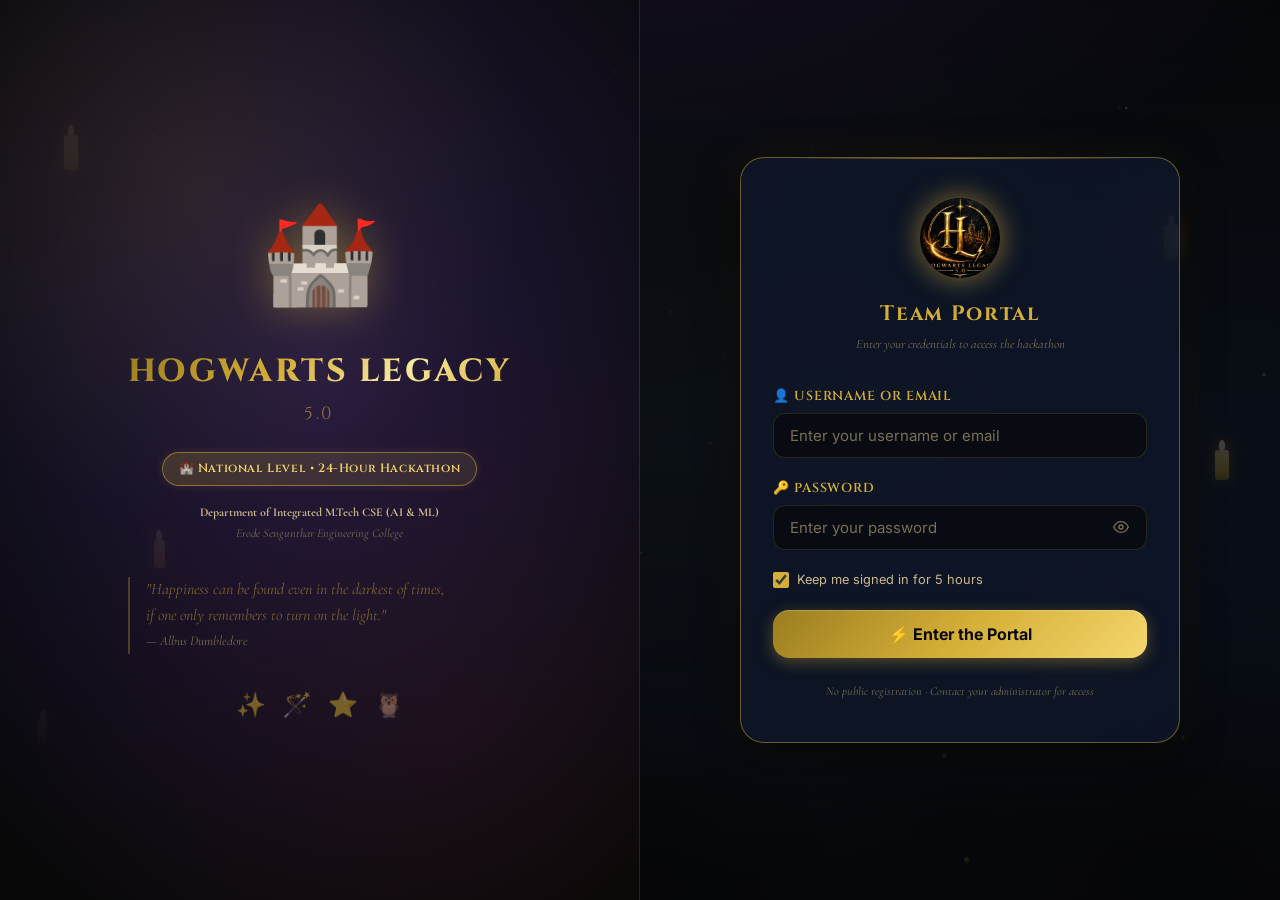
<file: project-portal/frontend/index.html>
<!DOCTYPE html>
<html lang="en">

<head>
  <meta charset="UTF-8" />
  <meta name="viewport" content="width=device-width, initial-scale=1.0" />

  <!-- SEO -->
  <title>Hogwarts Legacy 5.0 | Login Portal</title>
  <meta name="description"
    content="Sign in to Hogwarts Legacy 5.0 — National Level 24-Hour Technical Hackathon Portal by Department of Integrated M.Tech CSE, Erode Sengunthar Engineering College." />

  <!-- Favicon & Touch Icons -->
  <link rel="icon" type="image/x-icon" href="favicon.ico?v=5.0" />
  <link rel="icon" type="image/png" sizes="16x16" href="favicon-16x16.png?v=5.0" />
  <link rel="icon" type="image/png" sizes="32x32" href="favicon-32x32.png?v=5.0" />
  <link rel="icon" type="image/png" sizes="48x48" href="favicon-48x48.png?v=5.0" />
  <link rel="apple-touch-icon" sizes="180x180" href="apple-touch-icon.png?v=5.0" />
  <link rel="manifest" href="site.webmanifest?v=5.0" />
  <meta name="theme-color" content="#D4AF37" />
  <meta name="msapplication-TileColor" content="#0d0d11" />
  <meta name="msapplication-TileImage" content="android-chrome-192x192.png?v=5.0" />

  <!-- Security Headers via Meta -->
  <meta http-equiv="X-Content-Type-Options" content="nosniff" />
  <meta http-equiv="X-Frame-Options" content="DENY" />
  <meta http-equiv="Referrer-Policy" content="strict-origin-when-cross-origin" />
  <meta http-equiv="Permissions-Policy" content="camera=(), microphone=(), geolocation=()" />

  <!-- Preload Fonts -->
  <link rel="preconnect" href="https://fonts.googleapis.com" />
  <link rel="preconnect" href="https://fonts.gstatic.com" crossorigin />

  <link rel="stylesheet" href="css/styles.css" />

  <style>
    /* Extra styles for login page particles layer */
    .stars-layer {
      animation: fogDrift 8s ease-in-out infinite;
    }

    /* ── Hogwarts-Themed Alerts ── */
    .hw-alert {
      position: relative;
      display: flex;
      align-items: flex-start;
      gap: 0.85rem;
      padding: 0.95rem 1.15rem;
      border-radius: var(--radius-md);
      margin-bottom: 1.25rem;
      font-size: 0.875rem;
      line-height: 1.45;
      backdrop-filter: blur(14px);
      box-sizing: border-box;
      width: 100%;
      opacity: 0;
      transform: translateY(-8px);
      transition: opacity 0.25s cubic-bezier(0.4, 0, 0.2, 1), transform 0.25s cubic-bezier(0.4, 0, 0.2, 1);
      pointer-events: none;
    }
    .hw-alert.hw-alert-show {
      opacity: 1;
      transform: translateY(0);
      pointer-events: auto;
    }
    .hw-alert.alert-hidden {
      display: none !important;
    }
    .hw-alert-icon {
      flex-shrink: 0;
      display: flex;
      align-items: center;
      justify-content: center;
      margin-top: 0.15rem;
    }
    .hw-alert-icon svg {
      display: block;
    }
    .hw-alert-body {
      flex: 1;
      min-width: 0;
    }
    .hw-alert-title {
      font-family: 'Cinzel', serif;
      font-size: 0.82rem;
      font-weight: 700;
      letter-spacing: 0.05em;
      margin-bottom: 0.25rem;
      text-transform: uppercase;
    }
    .hw-alert-msg {
      font-size: 0.84rem;
      font-weight: 400;
      word-break: break-word;
      line-height: 1.4;
    }
    .hw-alert-close {
      flex-shrink: 0;
      background: none;
      border: none;
      color: inherit;
      opacity: 0.6;
      font-size: 1.35rem;
      line-height: 1;
      cursor: pointer;
      padding: 0 0 0 0.5rem;
      transition: opacity 0.2s ease, transform 0.2s ease;
    }
    .hw-alert-close:hover {
      opacity: 1;
      transform: scale(1.15);
    }
    .hw-alert-network {
      background: linear-gradient(135deg, rgba(16, 36, 68, 0.95), rgba(10, 24, 46, 0.98));
      border: 1px solid rgba(59, 130, 246, 0.55);
      box-shadow: 0 8px 24px rgba(0, 0, 0, 0.6), 0 0 18px rgba(59, 130, 246, 0.35);
      color: #bfdbfe;
    }
    .hw-alert-network .hw-alert-title { color: #93c5fd; }
    .hw-alert-network .hw-alert-icon { color: #60a5fa; }

    .hw-alert-auth {
      background: linear-gradient(135deg, rgba(58, 16, 20, 0.95), rgba(38, 10, 14, 0.98));
      border: 1px solid rgba(239, 68, 68, 0.55);
      box-shadow: 0 8px 24px rgba(0, 0, 0, 0.6), 0 0 18px rgba(220, 38, 38, 0.32);
      color: #fecaca;
    }
    .hw-alert-auth .hw-alert-title { color: #fca5a5; }
    .hw-alert-auth .hw-alert-icon { color: #f87171; }

    .hw-alert-server {
      background: linear-gradient(135deg, rgba(62, 42, 10, 0.95), rgba(42, 28, 6, 0.98));
      border: 1px solid rgba(245, 158, 11, 0.6);
      box-shadow: 0 8px 24px rgba(0, 0, 0, 0.6), 0 0 18px rgba(217, 119, 6, 0.38);
      color: #fef3c7;
    }
    .hw-alert-server .hw-alert-title { color: #fde68a; }
    .hw-alert-server .hw-alert-icon { color: #fbbf24; }

    .hw-alert-validation {
      background: linear-gradient(135deg, rgba(46, 36, 14, 0.95), rgba(30, 22, 8, 0.98));
      border: 1px solid rgba(212, 175, 55, 0.5);
      box-shadow: 0 8px 24px rgba(0, 0, 0, 0.6), 0 0 14px rgba(212, 175, 55, 0.25);
      color: #fef9c3;
    }
    .hw-alert-validation .hw-alert-title { color: var(--gold-light); }
    .hw-alert-validation .hw-alert-icon { color: var(--gold); }
  </style>
</head>

<body>

  <!-- Stars decorative layer -->
  <div class="stars-layer" aria-hidden="true"></div>

  <!-- Fog layer -->
  <div class="fog-layer" aria-hidden="true"></div>

  <!-- Floating Candles (decorative) -->
  <div class="floating-candle" aria-hidden="true" style="left:5%;top:15%;animation-delay:0s;animation-duration:5s">
  </div>
  <div class="floating-candle" aria-hidden="true"
    style="left:12%;top:60%;animation-delay:1.2s;animation-duration:6.5s;height:28px;width:11px"></div>
  <div class="floating-candle" aria-hidden="true" style="right:8%;top:25%;animation-delay:0.5s;animation-duration:7s">
  </div>
  <div class="floating-candle" aria-hidden="true"
    style="right:15%;top:70%;animation-delay:2s;animation-duration:5.5s;height:40px"></div>
  <div class="floating-candle" aria-hidden="true"
    style="left:3%;top:80%;animation-delay:3s;animation-duration:8s;height:22px;width:9px;opacity:0.5"></div>
  <div class="floating-candle" aria-hidden="true"
    style="right:4%;top:50%;animation-delay:1.8s;animation-duration:6s;height:30px;opacity:0.45"></div>

  <!-- ── Login Layout ────────────────────────────────────────────────────── -->
  <div class="login-page" id="login-page-root">

    <!-- LEFT PANEL — Hogwarts Artwork -->
    <div class="login-left" aria-hidden="true">
      <div class="login-castle" role="img" aria-label="Hogwarts Castle">🏰</div>
      <div class="login-left-content">
        <div class="login-left-title">HOGWARTS LEGACY</div>
        <div class="login-left-edition">5.0</div>
        <div style="margin-bottom:1rem">
          <span class="badge badge-domain-ai" style="font-size:0.75rem;padding:0.4rem 1rem">🏰 National Level • 24-Hour
            Hackathon</span>
        </div>
        <div class="login-left-dept">
          <strong>Department of Integrated M.Tech CSE (AI &amp; ML)</strong><br />
          Erode Sengunthar Engineering College
        </div>
        <blockquote class="login-left-quote">
          "Happiness can be found even in the darkest of times,<br />
          if one only remembers to turn on the light."
          <br /><small style="color:var(--text-muted)">— Albus Dumbledore</small>
        </blockquote>

        <!-- Floating orb decorations -->
        <div style="margin-top:2rem;display:flex;gap:1rem;justify-content:center;opacity:0.4">
          <span style="font-size:1.5rem;animation:castleFloat 3s ease-in-out infinite">✨</span>
          <span style="font-size:1.5rem;animation:castleFloat 4s ease-in-out infinite 0.5s">🪄</span>
          <span style="font-size:1.5rem;animation:castleFloat 3.5s ease-in-out infinite 1s">⭐</span>
          <span style="font-size:1.5rem;animation:castleFloat 4.5s ease-in-out infinite 1.5s">🦉</span>
        </div>
      </div>
    </div>

    <!-- RIGHT PANEL — Login Form -->
    <div class="login-right">
      <!-- Mobile-only Hogwarts Brand Header -->
      <div class="mobile-login-header" aria-hidden="true">
        <div class="mobile-login-castle">🏰</div>
        <div class="mobile-login-title">HOGWARTS LEGACY 5.0</div>
        <div class="mobile-login-badge">⚡ National 24-Hour Hackathon</div>
        <div class="mobile-login-dept">Dept. of Integrated M.Tech CSE<br>Erode Sengunthar Engineering
          College</div>
      </div>

      <div class="login-card fade-in">

        <!-- Logo -->
        <div class="login-logo" aria-hidden="true">
          <img src="logo.jpg" alt="Hogwarts Legacy 5.0" class="login-logo-img" />
        </div>

        <!-- Branding -->
        <h1 class="login-title">Team Portal</h1>
        <p class="login-subtitle">Enter your credentials to access the hackathon</p>

        <!-- Hogwarts Magical Alert Banner -->
        <div id="alert" class="hw-alert alert-hidden" role="alert" aria-live="assertive">
          <div class="hw-alert-icon" id="alert-icon" aria-hidden="true"></div>
          <div class="hw-alert-body">
            <div class="hw-alert-title" id="alert-title"></div>
            <div class="hw-alert-msg" id="alert-msg"></div>
          </div>
          <button type="button" class="hw-alert-close" id="alert-close" aria-label="Close alert">&times;</button>
        </div>

        <!-- Login Form -->
        <form class="login-form" id="login-form" novalidate autocomplete="on">
          <!-- Username -->
          <div class="form-group">
            <label class="form-label" for="username">
              <span aria-hidden="true">👤</span> Username or Email
            </label>
            <input class="form-input" type="text" id="username" name="username"
              placeholder="Enter your username or email" autocomplete="username" required aria-required="true"
              spellcheck="false" autocorrect="off" autocapitalize="none" />
          </div>

          <!-- Password -->
          <div class="form-group">
            <label class="form-label" for="password">
              <span aria-hidden="true">🔑</span> Password
            </label>
            <div class="pw-input-wrap">
              <input class="form-input" type="password" id="password" name="password" placeholder="Enter your password"
                autocomplete="current-password" required aria-required="true" />
              <button type="button" class="pw-toggle" id="pw-toggle" aria-label="Show password" aria-pressed="false"
                tabindex="0">
                <!-- Eye open -->
                <svg id="eye-open" viewBox="0 0 24 24" fill="none" stroke="currentColor" stroke-width="2">
                  <path d="M1 12s4-8 11-8 11 8 11 8-4 8-11 8-11-8-11-8z" />
                  <circle cx="12" cy="12" r="3" />
                </svg>
                <!-- Eye closed (hidden initially) -->
                <svg id="eye-closed" viewBox="0 0 24 24" fill="none" stroke="currentColor" stroke-width="2"
                  style="display:none">
                  <path
                    d="M17.94 17.94A10.07 10.07 0 0112 20c-7 0-11-8-11-8a18.45 18.45 0 015.06-5.94M9.9 4.24A9.12 9.12 0 0112 4c7 0 11 8 11 8a18.5 18.5 0 01-2.16 3.19m-6.72-1.07a3 3 0 11-4.24-4.24" />
                  <line x1="1" y1="1" x2="23" y2="23" />
                </svg>
              </button>
            </div>
            <!-- Caps Lock Detection Warning -->
            <div id="caps-lock-warning"
              style="display:none;color:var(--accent-gold);font-size:0.75rem;margin-top:0.4rem;align-items:center;gap:0.35rem">
              <span>⬆️</span> <strong>Caps Lock is ON</strong>
            </div>
          </div>

          <!-- Remember Me / 5-Hour Session -->
          <div class="login-options">
            <label class="remember-me" for="remember-me">
              <input type="checkbox" id="remember-me" name="remember-me" checked />
              <span>Keep me signed in for 5 hours</span>
            </label>
          </div>

          <!-- Submit -->
          <button class="btn btn-primary btn-lg btn-full" type="submit" id="login-btn"
            aria-label="Sign in to the portal">
            ⚡ Enter the Portal
          </button>
        </form>

        <!-- Footer note -->
        <p class="text-center mt-3 text-xs text-muted" style="font-family:'Cormorant Garamond',serif;font-style:italic">
          No public registration · Contact your administrator for access
        </p>
      </div>
    </div>
  </div>

  <script type="module">
    import { getToken, getUser } from './js/api.js';
    import { login } from './js/auth.js';
    import { cleanForApi, saveRememberedUsername, getRememberedUsername, secureLogout } from './js/security.js';
    import { toast } from './js/toast.js';
    import { showLoader, hideLoader } from './js/theme.js';
    import { initParticles } from './js/particles.js';

    // ── Init particles (subtle on login page) ──
    initParticles({ count: window.innerWidth < 768 ? 20 : 40, opacity: 0.4 });

    // ── DOM refs ──
    const form = document.getElementById('login-form');
    const btn = document.getElementById('login-btn');
    const alertEl = document.getElementById('alert');
    const alertIcon = document.getElementById('alert-icon');
    const alertTitle = document.getElementById('alert-title');
    const alertMsg = document.getElementById('alert-msg');
    const alertClose = document.getElementById('alert-close');
    const userInput = document.getElementById('username');
    const pwInput = document.getElementById('password');
    const pwToggle = document.getElementById('pw-toggle');
    const eyeOpen = document.getElementById('eye-open');
    const eyeClosed = document.getElementById('eye-closed');

    // ── Alert Manager (Single alert, auto-dismiss 5-6s) ──
    let alertTimer = null;

    function showAlert(type, message, title = '') {
      if (alertTimer) {
        clearTimeout(alertTimer);
        alertTimer = null;
      }

      alertEl.classList.remove('hw-alert-network', 'hw-alert-auth', 'hw-alert-server', 'hw-alert-validation', 'alert-hidden', 'hw-alert-show');

      let iconHtml = '';
      let defaultTitle = '';

      if (type === 'network') {
        alertEl.classList.add('hw-alert-network');
        iconHtml = `<svg width="22" height="22" viewBox="0 0 24 24" fill="none" stroke="currentColor" stroke-width="2" stroke-linecap="round" stroke-linejoin="round"><path d="M5 12.55a11 11 0 0 1 14.08 0"></path><path d="M1.42 9a16 16 0 0 1 21.16 0"></path><path d="M8.53 16.11a6 6 0 0 1 6.95 0"></path><line x1="12" y1="20" x2="12.01" y2="20"></line></svg>`;
        defaultTitle = 'Network Disruption';
      } else if (type === 'auth') {
        alertEl.classList.add('hw-alert-auth');
        iconHtml = `<svg width="22" height="22" viewBox="0 0 24 24" fill="none" stroke="currentColor" stroke-width="2" stroke-linecap="round" stroke-linejoin="round"><path d="M12 22s8-4 8-10V5l-8-3-8 3v7c0 6 8 10 8 10z"></path><line x1="12" y1="8" x2="12" y2="12"></line><line x1="12" y1="16" x2="12.01" y2="16"></line></svg>`;
        defaultTitle = 'Authentication Failed';
      } else if (type === 'server') {
        alertEl.classList.add('hw-alert-server');
        iconHtml = `<svg width="22" height="22" viewBox="0 0 24 24" fill="none" stroke="currentColor" stroke-width="2" stroke-linecap="round" stroke-linejoin="round"><path d="M3 21h18"></path><path d="M3 10h18"></path><path d="M5 6l7-3 7 3"></path><path d="M4 10v11"></path><path d="M20 10v11"></path><path d="M8 14v4"></path><path d="M12 14v4"></path><path d="M16 14v4"></path></svg>`;
        defaultTitle = 'Ministry Server Notice';
      } else {
        alertEl.classList.add('hw-alert-validation');
        iconHtml = `<svg width="22" height="22" viewBox="0 0 24 24" fill="none" stroke="currentColor" stroke-width="2" stroke-linecap="round" stroke-linejoin="round"><polygon points="13 2 3 14 12 14 11 22 21 10 12 10 13 2"></polygon></svg>`;
        defaultTitle = 'Validation Notice';
      }

      alertIcon.innerHTML = iconHtml;
      alertTitle.textContent = title || defaultTitle;
      alertMsg.textContent = message;

      void alertEl.offsetWidth; // Force reflow
      alertEl.classList.add('hw-alert-show');
      alertEl.scrollIntoView({ behavior: 'smooth', block: 'nearest' });

      alertTimer = setTimeout(() => {
        hideAlert();
      }, 5500);
    }

    function hideAlert() {
      if (alertTimer) {
        clearTimeout(alertTimer);
        alertTimer = null;
      }
      alertEl.classList.remove('hw-alert-show');
      setTimeout(() => {
        if (!alertEl.classList.contains('hw-alert-show')) {
          alertEl.classList.add('alert-hidden');
        }
      }, 250);
    }

    if (alertClose) {
      alertClose.addEventListener('click', hideAlert);
    }

    // ── Session expired notice ──
    const params = new URLSearchParams(window.location.search);
    if (params.get('expired') === '1') {
      showAlert('validation', 'Your session has expired. Please login again to continue.', 'Session Expired');
      history.replaceState({}, '', window.location.pathname);
    }

    // ── Already logged in → redirect ──
    const token = getToken();
    const existing = getUser();
    if (token && existing) {
      showLoader('Resuming your session…');
      setTimeout(() => {
        window.location.href = existing.role === 'ADMIN' ? 'admin.html' : 'dashboard.html';
      }, 800);
    }

    // ── Autofill remembered username ──
    const rememberedUser = getRememberedUsername();
    if (rememberedUser) {
      userInput.value = rememberedUser;
      document.getElementById('remember-me').checked = true;
    }

    // ── Password visibility toggle ──
    pwToggle.addEventListener('click', () => {
      const isHidden = pwInput.type === 'password';
      pwInput.type = isHidden ? 'text' : 'password';
      eyeOpen.style.display = isHidden ? 'none' : '';
      eyeClosed.style.display = isHidden ? '' : 'none';
      pwToggle.setAttribute('aria-label', isHidden ? 'Hide password' : 'Show password');
      pwToggle.setAttribute('aria-pressed', isHidden ? 'true' : 'false');
      pwInput.focus();
    });

    pwToggle.addEventListener('keydown', (e) => {
      if (e.key === 'Enter' || e.key === ' ') { e.preventDefault(); pwToggle.click(); }
    });

    // ── Caps Lock Detection ──
    const capsWarning = document.getElementById('caps-lock-warning');
    if (pwInput && capsWarning) {
      const checkCaps = (e) => {
        if (e.getModifierState && e.getModifierState('CapsLock')) {
          capsWarning.style.display = 'flex';
        } else {
          capsWarning.style.display = 'none';
        }
      };
      pwInput.addEventListener('keydown', checkCaps);
      pwInput.addEventListener('keyup', checkCaps);
      pwInput.addEventListener('blur', () => { capsWarning.style.display = 'none'; });
    }

    // ── Form submit with Alohomora UX & Exact Error Classification ──
    let isSubmitting = false;

    form.addEventListener('submit', async (e) => {
      e.preventDefault();
      if (isSubmitting) return;

      hideAlert();

      // Read & clean
      const rawUser = userInput.value;
      const rawPass = pwInput.value;
      const username = cleanForApi(rawUser);
      const password = rawPass;

      // Friendly validation
      if (!username) {
        showAlert('validation', 'Please enter your username or email.', 'Missing Username');
        userInput.focus();
        return;
      }

      if (!password) {
        showAlert('validation', 'Please enter your password.', 'Missing Password');
        pwInput.focus();
        return;
      }

      // Lock UI into Alohomora loading state
      isSubmitting = true;
      btn.disabled = true;
      btn.innerHTML = '<span class="hw-spinner"></span>Casting Alohomora...';

      const rememberMe = document.getElementById('remember-me').checked;

      try {
        const user = await login(username, password);

        // Remember Me handling
        if (rememberMe) {
          saveRememberedUsername(username);
        } else {
          secureLogout(false);
          localStorage.removeItem('hw_remembered_username');
        }

        // Magical success feedback
        btn.innerHTML = '✨ Alohomora Unlocked!';
        toast.magic('⚡ Welcome to Hogwarts Legacy 5.0!');

        setTimeout(() => {
          window.location.href = user.role === 'ADMIN' ? 'admin.html' : 'dashboard.html';
        }, 1000);

      } catch (err) {
        // Unlock button
        isSubmitting = false;
        btn.disabled = false;
        btn.innerHTML = '⚡ Enter the Portal';

        // Keep username unchanged, clear only password, and focus password input
        pwInput.value = '';
        pwInput.focus();

        // Specific Error Classification
        if (err.isTimeout) {
          showAlert('network', 'Connection timed out. Please check your network and try again.', 'Connection Timeout');
        } else if (err.isNetwork || !navigator.onLine) {
          showAlert('network', 'Unable to connect to the Ministry of Magic servers. Please check your internet connection and try again.', 'Network Error');
        } else if (err.status === 401) {
          showAlert('auth', 'Incorrect username or password. Please try again.', 'Authentication Failed');
        } else if (err.status === 422) {
          showAlert('validation', err.message || 'Please check your username and password.', 'Validation Error');
        } else if (err.status === 403) {
          showAlert('auth', err.message || 'Account is inactive. Contact administrator.', 'Account Inactive');
        } else if (err.status >= 500) {
          showAlert('server', 'The Hogwarts Portal is temporarily unavailable. Please try again in a few moments.', 'Ministry Server Notice');
        } else {
          const msg = (err.message || '').toLowerCase();
          if (msg.includes('network') || msg.includes('fetch') || msg.includes('offline') || msg.includes('connect')) {
            showAlert('network', 'Unable to connect to the Ministry of Magic servers. Please check your internet connection and try again.', 'Network Error');
          } else {
            showAlert('server', 'The Hogwarts Portal is temporarily unavailable. Please try again in a few moments.', 'Ministry Server Notice');
          }
        }
      }
    });

    // Import updateLoaderMessage separately to avoid scope issues
    import('./js/theme.js').then(({ updateLoaderMessage }) => {
      window.updateLoaderMessage = updateLoaderMessage;
    });
  </script>
  <script src="js/cursor.js" defer></script>
</body>

</html>
</file>
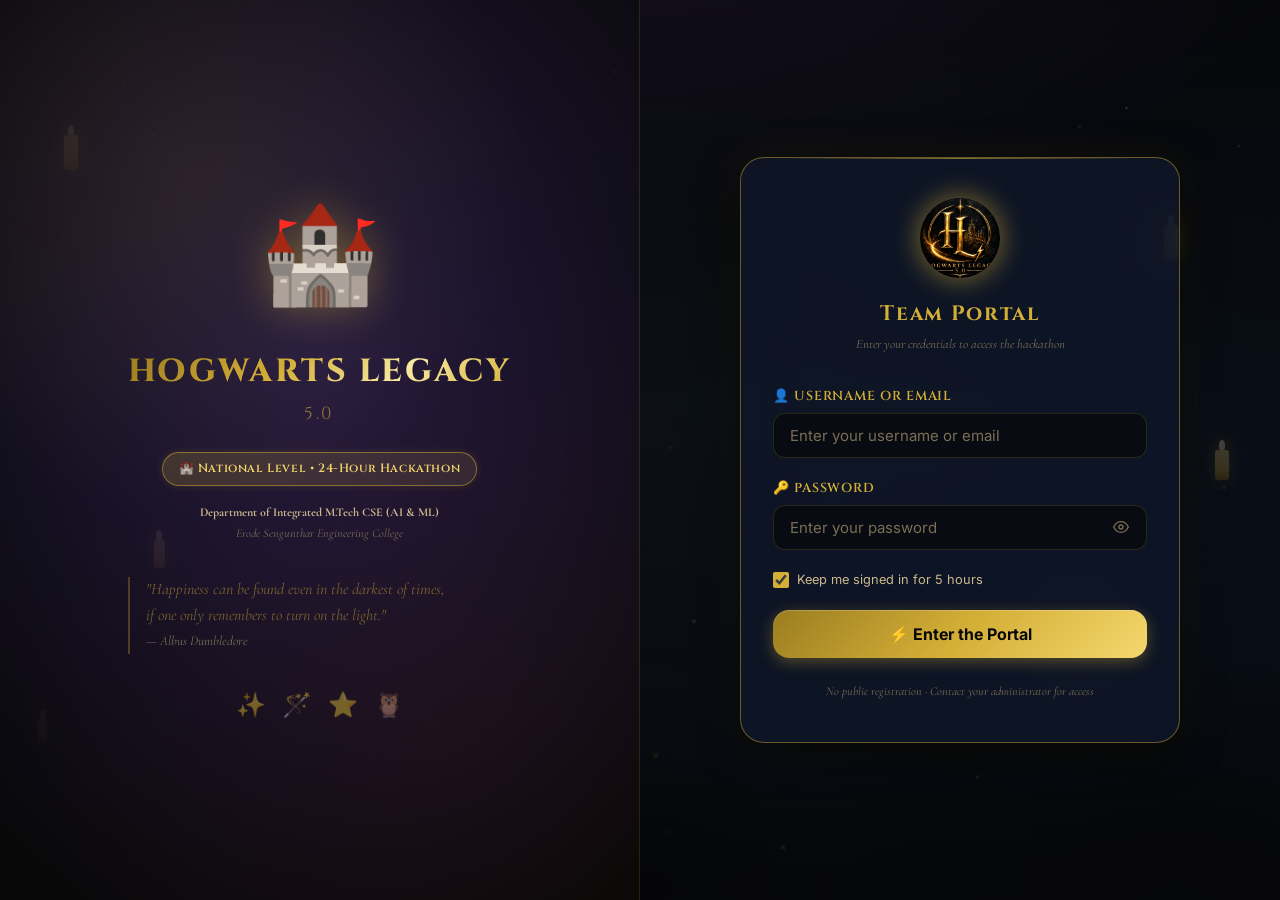
<file: project-portal/frontend/admin.html>
<!DOCTYPE html>
<html lang="en">
<head>
  <meta charset="UTF-8" />
  <meta name="viewport" content="width=device-width, initial-scale=1.0" />
  <title>Hogwarts Legacy 5.0 | Admin Console</title>
  <meta name="description" content="Administrator console for Hogwarts Legacy 5.0 National Hackathon." />

  <!-- Favicon & Touch Icons -->
  <link rel="icon" type="image/x-icon" href="favicon.ico?v=5.0" />
  <link rel="icon" type="image/png" sizes="16x16" href="favicon-16x16.png?v=5.0" />
  <link rel="icon" type="image/png" sizes="32x32" href="favicon-32x32.png?v=5.0" />
  <link rel="icon" type="image/png" sizes="48x48" href="favicon-48x48.png?v=5.0" />
  <link rel="apple-touch-icon" sizes="180x180" href="apple-touch-icon.png?v=5.0" />
  <link rel="manifest" href="site.webmanifest?v=5.0" />
  <meta name="theme-color" content="#D4AF37" />
  <meta name="msapplication-TileColor" content="#0d0d11" />
  <meta name="msapplication-TileImage" content="android-chrome-192x192.png?v=5.0" />

  <link rel="preconnect" href="https://fonts.googleapis.com">
  <link rel="preconnect" href="https://fonts.gstatic.com" crossorigin>
  <link href="https://fonts.googleapis.com/css2?family=Cinzel:wght@500;600;700;800;900&family=Inter:wght@300;400;500;600;700&family=MedievalSharp&family=Fira+Code:wght@400;500&display=swap" rel="stylesheet">
  <link rel="stylesheet" href="css/styles.css" />
  <style>
    .badge-admin { background: rgba(212,175,55,0.18); color: var(--gold-light); border: 1px solid rgba(212,175,55,0.45); font-family: 'Cinzel', serif; letter-spacing: 0.08em; }
    .table-actions { display: flex; gap: 0.4rem; align-items: center; flex-wrap: wrap; }
    .filters-bar { display: flex; gap: 1rem; align-items: center; margin-bottom: 1.5rem; flex-wrap: wrap; }
    .filters-bar select, .filters-bar input {
      background: var(--bg-card);
      border: 1px solid var(--border);
      color: var(--text-primary);
      padding: 0.5rem 0.75rem;
      border-radius: var(--radius-sm);
      font-size: 0.875rem;
    }
    .pagination-bar { display: flex; justify-content: space-between; align-items: center; margin-top: 1rem; flex-wrap: wrap; gap: 0.75rem; }

    /* ── Projects & Reviews Responsive Table Fixes ── */
    .projects-table-wrapper {
      overflow-x: auto !important;
      overflow-y: visible !important;
      max-width: 100% !important;
      position: relative;
      scrollbar-width: thin;
      scrollbar-color: rgba(212, 175, 55, 0.4) rgba(0, 0, 0, 0.2);
      -webkit-overflow-scrolling: touch;
    }
    .projects-table {
      width: 100%;
      min-width: 1040px;
      border-collapse: separate;
      border-spacing: 0;
      table-layout: auto;
    }
    .projects-table thead th {
      position: sticky;
      top: 0;
      z-index: 5;
      background: rgba(13, 17, 23, 0.98);
      backdrop-filter: blur(8px);
      white-space: nowrap;
    }
    .projects-table th.col-prj-code, .projects-table td.col-prj-code { width: 110px; min-width: 100px; white-space: nowrap; }
    .projects-table th.col-team-name, .projects-table td.col-team-name { min-width: 130px; max-width: 180px; word-break: break-word; }
    .projects-table th.col-domain, .projects-table td.col-domain { width: 90px; white-space: nowrap; }
    .projects-table th.col-prob-code, .projects-table td.col-prob-code { width: 105px; white-space: nowrap; }
    .projects-table th.col-title, .projects-table td.col-title { min-width: 160px; max-width: 230px; }
    .projects-table .title-cell-clamp { max-width: 220px; overflow: hidden; text-overflow: ellipsis; white-space: nowrap; }
    .projects-table th.col-round, .projects-table td.col-round { width: 95px; white-space: nowrap; text-align: center; }
    .projects-table th.col-status, .projects-table td.col-status { width: 115px; white-space: nowrap; text-align: center; }
    .projects-table th.col-date, .projects-table td.col-date { width: 110px; white-space: nowrap; }
    .projects-table th.col-actions, .projects-table td.col-actions {
      min-width: 190px;
      width: 200px;
      text-align: right;
      padding-right: 1.25rem !important;
      vertical-align: middle;
    }
    .project-actions-group {
      display: inline-flex;
      align-items: center;
      justify-content: flex-end;
      gap: 0.45rem;
      flex-wrap: wrap;
      width: 100%;
    }
    .project-actions-group .btn {
      white-space: nowrap;
      padding: 0.38rem 0.65rem;
      font-size: 0.78rem;
      line-height: 1.25;
      border-radius: var(--radius-sm);
      box-sizing: border-box;
      display: inline-flex;
      align-items: center;
      justify-content: center;
      transition: all 0.2s ease;
    }
    .project-actions-group .btn-action-details {
      background: linear-gradient(135deg, rgba(212, 175, 55, 0.9), rgba(184, 148, 30, 0.95));
      color: #0b0c10;
      font-weight: 600;
      border: 1px solid rgba(212, 175, 55, 0.8);
    }
    .project-actions-group .btn-action-details:hover {
      background: linear-gradient(135deg, #f5d77f, #d4af37);
      box-shadow: 0 0 10px rgba(212, 175, 55, 0.4);
    }
    .project-actions-group .btn-action-evaluate {
      background: rgba(212, 175, 55, 0.12);
      color: var(--gold-light);
      border: 1px solid rgba(212, 175, 55, 0.4);
      font-weight: 600;
    }
    .project-actions-group .btn-action-evaluate:hover {
      background: rgba(212, 175, 55, 0.25);
      border-color: var(--gold);
      color: #fff;
      box-shadow: 0 0 10px rgba(212, 175, 55, 0.3);
    }
    @media (max-width: 768px) {
      .projects-table { min-width: 0 !important; width: 100% !important; }
      .projects-table th.col-title, .projects-table td.col-title, .projects-table .title-cell-clamp {
        max-width: 100% !important;
        white-space: normal !important;
        text-overflow: clip !important;
        word-break: break-word !important;
      }
      .projects-table th.col-actions, .projects-table td.col-actions {
        width: 100% !important;
        min-width: 0 !important;
        padding: 0.75rem 0 0.25rem 0 !important;
        border-bottom: none !important;
        display: flex !important;
        flex-direction: column !important;
        align-items: stretch !important;
        justify-content: stretch !important;
      }
      .projects-table td.col-actions::before {
        content: "Action" !important;
        font-family: 'Cinzel', serif !important;
        font-size: 0.72rem !important;
        font-weight: 700 !important;
        letter-spacing: 0.05em !important;
        color: var(--text-muted) !important;
        text-transform: uppercase !important;
        margin-bottom: 0.4rem !important;
        display: block !important;
        width: 100% !important;
        text-align: left !important;
      }
      .project-actions-group {
        width: 100% !important;
        display: flex !important;
        flex-direction: column !important;
        gap: 0.5rem !important;
        align-items: stretch !important;
        justify-content: stretch !important;
      }
      .project-actions-group .btn {
        width: 100% !important;
        display: flex !important;
        align-items: center !important;
        justify-content: center !important;
        text-align: center !important;
        padding: 0.65rem 1rem !important;
        font-size: 0.85rem !important;
        font-weight: 600 !important;
        min-height: 40px !important;
        box-sizing: border-box !important;
      }
    }
  </style>
</head>
<body>

<!-- Ambient Stars and Background Elements -->
<div class="stars-layer" aria-hidden="true"></div>

<!-- Fog layer -->
<div class="fog-layer" aria-hidden="true"></div>

<!-- Flying owl -->
<svg class="flying-owl" aria-hidden="true" viewBox="0 0 64 36" fill="none" xmlns="http://www.w3.org/2000/svg">
  <ellipse cx="32" cy="22" rx="14" ry="12" fill="#D4AF37" opacity="0.7"/>
  <ellipse cx="22" cy="14" rx="9" ry="7" fill="#D4AF37" opacity="0.75"/>
  <ellipse cx="42" cy="14" rx="9" ry="7" fill="#D4AF37" opacity="0.75"/>
  <circle cx="26" cy="12" r="3" fill="#fff" opacity="0.9"/>
  <circle cx="38" cy="12" r="3" fill="#fff" opacity="0.9"/>
  <circle cx="26.5" cy="12.5" r="1.5" fill="#222"/>
  <circle cx="38.5" cy="12.5" r="1.5" fill="#222"/>
  <polygon points="32,17 29,22 35,22" fill="#9B7D20"/>
  <path d="M4 28 Q16 10 22 18" stroke="#D4AF37" stroke-width="2" fill="none" opacity="0.6"/>
  <path d="M60 28 Q48 10 42 18" stroke="#D4AF37" stroke-width="2" fill="none" opacity="0.6"/>
</svg>

<!-- Inactivity Warning Modal -->
<div class="inactivity-overlay" id="inactivity-overlay" role="alertdialog" aria-modal="true" aria-labelledby="inactivity-title">
  <div class="inactivity-card">
    <div class="inactivity-icon">🕯️</div>
    <div class="inactivity-title" id="inactivity-title">Session Expiring Soon</div>
    <div class="inactivity-msg">Your admin session will expire due to inactivity. You will be signed out in:</div>
    <div class="inactivity-timer-val" id="inactivity-countdown">60</div>
    <div style="display:flex;gap:0.75rem;justify-content:center;flex-wrap:wrap">
      <button class="btn btn-primary" id="inactivity-stay-btn" onclick="window.__hwSessionExtend && window.__hwSessionExtend()">
        ✨ Stay Signed In
      </button>
      <button class="btn btn-ghost" id="inactivity-logout-btn">
        🚪 Sign Out Now
      </button>
    </div>
  </div>
</div>

<!-- Mobile Drawer Overlay -->
<div class="mobile-drawer-overlay" id="drawer-overlay" aria-hidden="true"></div>

<!-- Mobile Drawer -->
<nav class="mobile-drawer" id="mobile-drawer" aria-label="Mobile navigation">
  <div class="mobile-drawer-header">
    <div class="mobile-drawer-title">⚡ HOGWARTS LEGACY 5.0</div>
    <button class="mobile-drawer-close" id="drawer-close" aria-label="Close navigation">✕</button>
  </div>
  <div class="mobile-drawer-nav" id="mobile-drawer-nav">
    <button class="mobile-drawer-item active" data-drawer-view="dashboard"><span class="icon">📊</span> Overview</button>
    <button class="mobile-drawer-item" data-drawer-view="teams"><span class="icon">👥</span> Teams</button>
    <button class="mobile-drawer-item" data-drawer-view="projects"><span class="icon">📁</span> Projects &amp; Reviews</button>
    <button class="mobile-drawer-item" data-drawer-view="problem-statements"><span class="icon">🎯</span> Problem Statements</button>
    <button class="mobile-drawer-item" data-drawer-view="reviews"><span class="icon">⭐</span> Reviews</button>
    <button class="mobile-drawer-item" data-drawer-view="leaderboard"><span class="icon">🏆</span> Leaderboard</button>
  </div>
  <div class="mobile-drawer-footer">
    <button class="btn btn-danger btn-full" id="drawer-logout-btn">🚪 Sign Out</button>
  </div>
</nav>

<!-- ── Navbar ─────────────────────────────────────────────────────────── -->
<nav class="navbar">
  <a class="navbar-brand" href="#">
    <div class="navbar-logo">
      <img src="logo.jpg" alt="HL" class="navbar-logo-img" />
    </div>
    <div>
      <div class="navbar-title">HOGWARTS LEGACY 5.0 <span class="badge badge-admin text-xs ml-1">ARBITER</span></div>
      <div class="navbar-subtitle">Ministry of Magic · Review Console</div>
    </div>
  </a>
  <div class="navbar-actions">
    <!-- Notification Bell -->
    <div class="nav-notification-wrap" id="notif-wrap">
      <button class="nav-bell-btn" id="notif-bell-btn" aria-label="Notifications" aria-haspopup="true" aria-expanded="false" onclick="toggleAdminNotificationDropdown()">
        🔔
        <span class="nav-bell-badge hidden" id="notif-badge">0</span>
      </button>
      <div class="notification-dropdown" id="notif-dropdown" role="menu">
        <div class="notification-header">
          <span>📬 Admin Alerts</span>
          <button style="background:none;border:none;color:var(--text-muted);cursor:pointer;font-size:0.75rem" onclick="clearAdminNotifications()">Clear All</button>
        </div>
        <div class="notification-list" id="notif-list">
          <div class="notification-item">
            <span class="notif-icon">⚡</span>
            <div>
              <div class="notif-title">Arbiter Console Ready</div>
              <div class="notif-time">Just now</div>
            </div>
          </div>
        </div>
        <div class="notification-footer"><span style="color:var(--text-muted);font-size:0.75rem">Ministry of Magic · Admin Portal</span></div>
      </div>
    </div>

    <div class="navbar-user">
      <div class="navbar-avatar" id="nav-avatar" style="background: var(--gold-gradient); color: #0a0703; font-weight:700">A</div>
      <div>
        <div class="text-sm" style="font-weight:700; font-family:'Cinzel',serif; color:var(--gold-light)" id="nav-name">Administrator</div>
        <div class="text-xs text-muted" id="nav-role">CHIEF ARBITER</div>
      </div>
    </div>
    <button class="btn btn-ghost btn-sm" id="logout-btn">Sign Out</button>
    <button class="hamburger-btn" id="hamburger-btn" aria-label="Open navigation menu" aria-expanded="false" aria-controls="mobile-drawer">
      <span></span><span></span><span></span>
    </button>
  </div>
</nav>

<!-- ── Layout ─────────────────────────────────────────────────────────── -->
<div class="layout-shell">
  <!-- Sidebar -->
  <aside class="sidebar">
    <div class="sidebar-section">Management</div>
    <nav class="sidebar-nav">
      <button class="sidebar-item active" data-view="dashboard" id="nav-dashboard">
        <span class="icon">📊</span> Overview
      </button>
      <button class="sidebar-item" data-view="teams" id="nav-teams">
        <span class="icon">👥</span> Teams
      </button>
      <button class="sidebar-item" data-view="projects" id="nav-projects">
        <span class="icon">📁</span> Projects &amp; Reviews
      </button>
      <button class="sidebar-item" data-view="problem-statements" id="nav-problem-statements">
        <span class="icon">🎯</span> Problem Statements
      </button>
      <button class="sidebar-item" data-view="reviews" id="nav-reviews">
        <span class="icon">⭐</span> Reviews
      </button>
      <button class="sidebar-item" data-view="leaderboard" id="nav-leaderboard">
        <span class="icon">🏆</span> Leaderboard
      </button>
    </nav>
  </aside>

  <!-- Main Content -->
  <main class="main-content">

    <!-- Global Alert -->
    <div id="admin-alert" class="alert alert-hidden mb-3"></div>

    <!-- ── 1. DASHBOARD VIEW ────────────────────────────────────────────── -->
    <div id="view-dashboard" class="fade-in">
      <div class="page-header">
        <div class="page-header-top">
          <h1 class="page-title">Admin <span class="gradient-text">Overview</span></h1>
          <button class="btn btn-primary" onclick="switchAdminView('projects')">Review Projects →</button>
        </div>
        <p class="text-muted">Real-time statistics across teams, domains, and project submissions.</p>
      </div>

      <!-- ── Hackathon 24-Hour Magical Clock Control Panel ────────────────── -->
      <div class="admin-clock-card" id="admin-clock-card">
        <div class="admin-clock-info">
          <div class="admin-clock-art-thumb">
            <img src="assets/hogwarts_clock_circle.png" alt="Hogwarts Clock" />
          </div>
          <div>
            <div style="display:flex;align-items:center;gap:0.6rem">
              <h2 class="admin-clock-title" style="margin:0">Hogwarts 24-Hour Magical Clock</h2>
              <span id="admin-clock-badge" class="badge badge-gray">Not Started</span>
            </div>
            <div class="admin-clock-desc" id="admin-clock-status-tag">Global countdown synchronized across all participants</div>
          </div>
        </div>

        <div class="admin-clock-display-wrap">
          <div class="admin-clock-digits" id="admin-clock-digits">24 : 00 : 00</div>
          <div class="admin-clock-units">
            <span>HRS</span>
            <span>MIN</span>
            <span>SEC</span>
          </div>
        </div>

        <div class="admin-clock-actions">
          <button type="button" class="btn btn-primary btn-sm" id="btn-timer-start" title="Start 24-hour hackathon timer">
            ▶ Start Hackathon
          </button>
          <button type="button" class="btn btn-secondary btn-sm" id="btn-timer-pause" title="Freeze timer globally">
            ⏸ Pause
          </button>
          <button type="button" class="btn btn-secondary btn-sm" id="btn-timer-resume" title="Resume remaining countdown">
            ⏯ Resume
          </button>
          <button type="button" class="btn btn-danger btn-sm" id="btn-timer-stop" title="Complete hackathon immediately">
            ⏹ Stop
          </button>
          <button type="button" class="btn btn-ghost btn-sm" id="btn-timer-reset" title="Reset back to 24:00:00">
            🔄 Reset
          </button>
        </div>
      </div>

      <div class="grid-4 mb-3">
        <div class="stat-card accent-blue">
          <div class="stat-label">Total Teams</div>
          <div class="stat-value" id="stat-total-users">—</div>
          <div class="text-xs text-muted" id="stat-user-domains">AI: 0 · Cyber: 0 · OI: 0</div>
        </div>
        <div class="stat-card accent-green">
          <div class="stat-label">Active Teams</div>
          <div class="stat-value text-success" id="stat-active-users">—</div>
          <div class="text-xs text-muted" id="stat-inactive-users">0 inactive</div>
        </div>
        <div class="stat-card accent-purple">
          <div class="stat-label">Total Projects</div>
          <div class="stat-value" id="stat-total-projects">—</div>
          <div class="text-xs text-muted" id="stat-project-pending">0 submitted</div>
        </div>
        <div class="stat-card accent-orange">
          <div class="stat-label">Under Review</div>
          <div class="stat-value" id="stat-under-review">—</div>
          <div class="text-xs text-muted" id="stat-completed-projects">0 completed</div>
        </div>
      </div>

      <div class="grid-2">
        <div class="card">
          <h3 class="mb-2">Project Status Distribution</h3>
          <div id="project-breakdown-list" style="display:flex;flex-direction:column;gap:0.75rem">
            <!-- Populated via JS -->
          </div>
        </div>
        <div class="card">
          <h3 class="mb-2">Projects by Review Round</h3>
          <div id="rounds-breakdown-list" style="display:flex;flex-direction:column;gap:0.75rem">
            <!-- Populated via JS -->
          </div>
        </div>
      </div>
    </div>

    <!-- ── 2. TEAMS MANAGEMENT VIEW ─────────────────────────────────────── -->
    <div id="view-teams" class="hidden fade-in">
      <div class="page-header">
        <div class="page-header-top">
          <h1 class="page-title">Team <span class="gradient-text">Management</span></h1>
          <button class="btn btn-primary" id="btn-open-create-team">➕ Register New Team</button>
        </div>
        <p class="text-muted">Register and manage team accounts, member rosters, domain workflows, and credentials.</p>
      </div>

      <div class="filters-bar" style="flex-wrap:wrap;gap:0.75rem">
        <input type="text" id="search-team-name" placeholder="🔍 Search by team name or leader…" style="min-width:220px" />
        <select id="filter-team-domain">
          <option value="">All Domains</option>
          <option value="AI">AI</option>
          <option value="CYBERSECURITY">Cybersecurity</option>
          <option value="OPEN_INNOVATION">Open Innovation</option>
        </select>
        <select id="filter-team-status">
          <option value="">All Statuses</option>
          <option value="ACTIVE">Active</option>
          <option value="INACTIVE">Inactive</option>
        </select>
        <select id="filter-team-round">
          <option value="">All Rounds</option>
          <option value="1">Round 1</option>
          <option value="2">Round 2</option>
          <option value="3">Round 3</option>
        </select>
        <button class="btn btn-ghost btn-sm" id="btn-refresh-teams">🔄 Refresh</button>
        <button class="btn btn-ghost btn-sm" id="btn-export-csv" title="Export to CSV">⬇️ Export CSV</button>
      </div>

      <!-- Bulk Actions Bar (hidden until selection) -->
      <div id="bulk-actions-bar" style="display:none;align-items:center;gap:0.75rem;padding:0.75rem 1rem;background:rgba(212,175,55,0.1);border:1px solid rgba(212,175,55,0.3);border-radius:var(--radius-md);margin-bottom:1rem;flex-wrap:wrap">
        <span class="text-sm" style="color:var(--gold-light);font-weight:600"><span id="bulk-selected-count">0</span> teams selected</span>
        <button class="btn btn-sm" style="background:rgba(34,197,94,0.2);border:1px solid rgba(34,197,94,0.4);color:var(--accent-green)" id="btn-bulk-grant-edit">✏️ Grant Edit Permission</button>
        <button class="btn btn-sm" style="background:rgba(239,68,68,0.2);border:1px solid rgba(239,68,68,0.4);color:var(--accent-red)" id="btn-bulk-revoke-edit">🔒 Revoke Edit Permission</button>
        <button class="btn btn-sm btn-ghost" id="btn-bulk-reset-pwd">🔑 Reset Passwords to Default</button>
        <button class="btn btn-sm btn-ghost" id="btn-bulk-clear">✕ Clear Selection</button>
      </div>

      <div class="table-wrapper">
        <table class="table">
          <thead>
            <tr>
              <th style="width:2.5rem"><input type="checkbox" id="select-all-teams" title="Select all" /></th>
              <th>Team Name</th>
              <th>Team Leader</th>
              <th>Username</th>
              <th>Domain</th>
              <th>Project Status</th>
              <th>Edit Perm</th>
              <th>Current Round</th>
              <th>Actions</th>
            </tr>
          </thead>
          <tbody id="teams-table-body">
            <tr><td colspan="8" class="text-center py-4 text-muted">Loading teams…</td></tr>
          </tbody>
        </table>
      </div>

      <div class="pagination-bar">
        <span class="text-xs text-muted" id="teams-page-info">Showing page 1</span>
        <div style="display:flex;gap:0.5rem">
          <button class="btn btn-ghost btn-sm" id="btn-teams-prev" disabled>← Previous</button>
          <button class="btn btn-ghost btn-sm" id="btn-teams-next" disabled>Next →</button>
        </div>
      </div>
    </div>

    <!-- ── 3. PROJECTS & REVIEWS VIEW ──────────────────────────────────── -->
    <div id="view-projects" class="hidden fade-in">
      <div class="page-header">
        <div class="page-header-top">
          <h1 class="page-title">Projects &amp; <span class="gradient-text">Reviews</span></h1>
          <button class="btn btn-ghost btn-sm" id="btn-refresh-projects">🔄 Refresh</button>
        </div>
        <p class="text-muted">Review comprehensive team submissions, provide feedback, suggested improvements, and advance rounds.</p>
      </div>

      <div class="filters-bar">
        <select id="filter-project-status">
          <option value="">All Statuses</option>
          <option value="SUBMITTED">Submitted</option>
          <option value="UNDER_REVIEW">Under Review</option>
          <option value="IN_PROGRESS">In Progress</option>
          <option value="COMPLETED">Completed</option>
          <option value="REJECTED">Rejected</option>
        </select>
        <select id="filter-project-domain">
          <option value="">All Domains</option>
          <option value="AI">AI</option>
          <option value="CYBERSECURITY">Cybersecurity</option>
          <option value="OPEN_INNOVATION">Open Innovation</option>
        </select>
      </div>

      <div class="table-wrapper projects-table-wrapper">
        <table class="table projects-table">
          <thead>
            <tr>
              <th class="col-prj-code">Project Code</th>
              <th class="col-team-name">Team Name</th>
              <th class="col-domain">Domain</th>
              <th class="col-prob-code">Problem Code</th>
              <th class="col-title">Problem Statement Title</th>
              <th class="col-round text-center">Review Round</th>
              <th class="col-status text-center">Project Status</th>
              <th class="col-date">Submission Date</th>
              <th class="col-actions">Action</th>
            </tr>
          </thead>
          <tbody id="projects-table-body">
            <tr><td colspan="9" class="text-center py-4 text-muted">Loading projects…</td></tr>
          </tbody>
        </table>
      </div>
    </div>

    <!-- ── 4. PROBLEM STATEMENTS VIEW ──────────────────────────────────── -->
    <div id="view-problem-statements" class="hidden fade-in">
      <div class="page-header">
        <div class="page-header-top">
          <h1 class="page-title">Problem Statement <span class="gradient-text">Console</span></h1>
          <button class="btn btn-primary" id="btn-open-create-ps">➕ Add Problem Statement</button>
        </div>
        <p class="text-muted">Official Hogwarts Legacy 5.0 Problem Statements for AI &amp; Cybersecurity Realms.</p>
      </div>

      <!-- Problem Statements Statistics Cards -->
      <div class="grid-4 mb-3" id="ps-stats-grid">
        <div class="stat-card accent-gold">
          <div class="stat-label">AI Statements</div>
          <div class="stat-value" id="stat-ai-ps">10</div>
          <div class="stat-desc">Artificial Intelligence</div>
        </div>
        <div class="stat-card accent-red">
          <div class="stat-label">Cyber Statements</div>
          <div class="stat-value" id="stat-cyber-ps">10</div>
          <div class="stat-desc">Cybersecurity Defense</div>
        </div>
        <div class="stat-card accent-green">
          <div class="stat-label">Total Active</div>
          <div class="stat-value" id="stat-active-ps">20</div>
          <div class="stat-desc">Available for Selection</div>
        </div>
        <div class="stat-card accent-gray">
          <div class="stat-label">Total Inactive</div>
          <div class="stat-value" id="stat-inactive-ps">0</div>
          <div class="stat-desc">Deactivated Statements</div>
        </div>
      </div>

      <div class="filters-bar" style="display:flex;gap:0.75rem;flex-wrap:wrap;align-items:center">
        <input type="text" id="search-ps" placeholder="🔍 Search by Code or Title…" class="form-input" style="max-width:260px" />
        <select id="filter-ps-realm" class="form-input" style="max-width:180px">
          <option value="">All Realms</option>
          <option value="AI">AI Realm</option>
          <option value="CYBERSECURITY">Cybersecurity Realm</option>
        </select>
        <select id="filter-ps-difficulty" class="form-input" style="max-width:180px">
          <option value="">All Difficulties</option>
          <option value="BEGINNER">Beginner</option>
          <option value="INTERMEDIATE">Intermediate</option>
          <option value="ADVANCED">Advanced</option>
        </select>
        <select id="filter-ps-status" class="form-input" style="max-width:160px">
          <option value="">All Statuses</option>
          <option value="true">Active</option>
          <option value="false">Inactive</option>
        </select>
        <button class="btn btn-ghost btn-sm" id="btn-refresh-ps">🔄 Refresh</button>
      </div>

      <div class="table-wrapper">
        <table class="table">
          <thead>
            <tr>
              <th style="width:120px">Code</th>
              <th style="width:130px">Realm</th>
              <th style="width:260px">Title</th>
              <th>Description</th>
              <th style="width:120px">Difficulty</th>
              <th style="width:100px">Status</th>
              <th style="width:150px">Actions</th>
            </tr>
          </thead>
          <tbody id="ps-table-body">
            <tr><td colspan="7" class="text-center py-4 text-muted">Loading official problem statements…</td></tr>
          </tbody>
        </table>
      </div>
    </div>

    <!-- ── 5. REVIEWS EVALUATION VIEW ────────────────────────────────────── -->
    <div id="view-reviews" class="hidden fade-in">
      <div class="page-header">
        <div class="page-header-top">
          <h1 class="page-title">⭐ Review <span class="gradient-text">Evaluation Console</span></h1>
          <div style="display:flex;gap:0.5rem;flex-wrap:wrap">
            <button class="btn btn-ghost btn-sm" id="btn-refresh-reviews">🔄 Refresh</button>
            <button class="btn btn-primary btn-sm" id="btn-export-evaluations-csv">⬇️ Export Evaluations CSV</button>
          </div>
        </div>
        <p class="text-muted">Central evaluation portal for judges across Review 1 (60), Review 2 (70), and Review 3 (70).</p>
      </div>

      <div class="filters-bar" style="display:flex;gap:0.75rem;flex-wrap:wrap;align-items:center">
        <input type="text" id="search-reviews" placeholder="🔍 Search Team ID, Name, or Project Code…" class="form-input" style="min-width:260px;flex:1" />
        <select id="filter-reviews-domain" class="form-input" style="max-width:180px">
          <option value="">All Domains</option>
          <option value="AI">AI</option>
          <option value="CYBERSECURITY">Cybersecurity</option>
          <option value="OPEN_INNOVATION">Open Innovation</option>
        </select>
        <select id="filter-reviews-round" class="form-input" style="max-width:160px">
          <option value="">All Rounds</option>
          <option value="1">Round 1</option>
          <option value="2">Round 2</option>
          <option value="3">Round 3</option>
        </select>
        <select id="filter-reviews-status" class="form-input" style="max-width:160px">
          <option value="">All Statuses</option>
          <option value="PENDING">Pending</option>
          <option value="COMPLETED">Completed</option>
        </select>
      </div>

      <div class="table-wrapper">
        <table class="table">
          <thead>
            <tr>
              <th style="width:90px">Team ID</th>
              <th style="width:200px">Team Name</th>
              <th style="width:140px">Project Domain</th>
              <th style="width:120px">Project Code</th>
              <th style="width:110px">Review Round</th>
              <th style="width:130px">Review Status</th>
              <th style="width:150px">Total Score</th>
              <th style="width:120px">Action</th>
            </tr>
          </thead>
          <tbody id="evaluations-table-body">
            <tr><td colspan="8" class="text-center py-4 text-muted">Loading registered teams for review…</td></tr>
          </tbody>
        </table>
      </div>
    </div>

    <!-- ── 6. LEADERBOARD VIEW ────────────────────────────────────────────── -->
    <div id="view-leaderboard" class="hidden fade-in">
      <div class="page-header">
        <div class="page-header-top">
          <h1 class="page-title">🏆 Live <span class="gradient-text">Leaderboard</span></h1>
          <div style="display:flex;gap:0.5rem;flex-wrap:wrap">
            <button class="btn btn-ghost btn-sm" id="btn-refresh-leaderboard">🔄 Refresh</button>
            <button class="btn btn-primary btn-sm" id="btn-export-leaderboard-csv">⬇️ Export Leaderboard CSV</button>
          </div>
        </div>
        <p class="text-muted">Live hackathon standings: R1 (60) + R2 (70) + R3 (70) = <strong>Grand Total 200 Marks</strong>.</p>
      </div>

      <!-- House Cup Winners Podium (Top 3) -->
      <div id="leaderboard-podium-container">
        <!-- Rendered dynamically via JS -->
      </div>

      <div class="filters-bar" style="display:flex;gap:0.75rem;flex-wrap:wrap;align-items:center;margin-top:1.5rem">
        <input type="text" id="search-leaderboard" placeholder="🔍 Search team…" class="form-input" style="min-width:200px;flex:1" />
        <select id="sort-leaderboard" class="form-input" style="max-width:200px">
          <option value="total">⭐ Highest Grand Total</option>
          <option value="r3">🌟 Highest Review-3</option>
          <option value="innovation">💡 Highest Innovation</option>
          <option value="backend">⚙️ Highest Backend Progress</option>
          <option value="ai">🤖 Highest AI Realm</option>
          <option value="cybersecurity">🛡️ Highest Cybersecurity</option>
        </select>
        <select id="filter-leaderboard-domain" class="form-input" style="max-width:160px">
          <option value="">All Domains</option>
          <option value="AI">AI</option>
          <option value="CYBERSECURITY">Cybersecurity</option>
          <option value="OPEN_INNOVATION">Open Innovation</option>
        </select>
        <select id="filter-leaderboard-limit" class="form-input" style="max-width:140px">
          <option value="">All Teams</option>
          <option value="10">Top 10</option>
          <option value="20">Top 20</option>
        </select>
        <select id="filter-leaderboard-round" class="form-input" style="max-width:150px">
          <option value="">All Rounds</option>
          <option value="1">Round 1</option>
          <option value="2">Round 2</option>
          <option value="3">Round 3</option>
        </select>
      </div>

      <div class="table-wrapper">
        <table class="table">
          <thead>
            <tr>
              <th style="width:70px">Rank</th>
              <th style="width:200px">Team Name</th>
              <th style="width:80px">Team ID</th>
              <th style="width:130px">Domain</th>
              <th style="width:110px">Review 1 (/60)</th>
              <th style="width:110px">Review 2 (/70)</th>
              <th style="width:110px">Review 3 (/70)</th>
              <th style="width:130px">Grand Total (/200)</th>
              <th style="width:140px">Percentage</th>
            </tr>
          </thead>
          <tbody id="leaderboard-table-body">
            <tr><td colspan="9" class="text-center py-4 text-muted">Calculating live standings…</td></tr>
          </tbody>
        </table>
      </div>
    </div>

  </main>
</div>

<!-- ── MODAL: CREATE TEAM ─────────────────────────────────────────────── -->
<div class="modal-overlay" id="modal-create-team">
  <div class="modal" style="max-width:720px">
    <div class="modal-header">
      <h3 class="modal-title">Register New Team Account</h3>
      <button class="modal-close" onclick="closeModal('modal-create-team')">&times;</button>
    </div>

    <form id="form-create-team" class="modal-form">
      <div class="grid-2">
        <div class="form-group">
          <label class="form-label" for="new-team-name">Team Name *</label>
          <input class="form-input" type="text" id="new-team-name" required placeholder="e.g. Team Alpha" />
        </div>
        <div class="form-group">
          <label class="form-label" for="new-team-leader">Team Leader Name *</label>
          <input class="form-input" type="text" id="new-team-leader" required placeholder="e.g. Alice Walker" />
        </div>
      </div>

      <div class="grid-2">
        <div class="form-group">
          <label class="form-label" for="new-username">Username <span class="text-xs text-muted">(auto-generated from team name)</span></label>
          <input class="form-input" type="text" id="new-username" placeholder="Auto-generated" readonly style="opacity:0.7;cursor:not-allowed" />
        </div>
        <div class="form-group">
          <label class="form-label" for="new-email">Team Email *</label>
          <input class="form-input" type="email" id="new-email" required placeholder="e.g. alpha@college.edu" />
        </div>
      </div>

      <div class="card mb-2" style="background:rgba(212,175,55,0.08);border:1px solid rgba(212,175,55,0.3);padding:0.75rem">
        <div class="text-sm" style="color:var(--gold-light)">
          🔑 <strong>Default Password:</strong> <code style="color:var(--accent-green);font-size:1rem">hogwarts-legacy</code>
          <span class="text-muted text-xs"> — Teams can change this after first login.</span>
        </div>
      </div>

      <div class="grid-2">
        <div class="form-group">
          <label class="form-label" for="new-phone">Phone Number</label>
          <input class="form-input" type="text" id="new-phone" placeholder="+1-555-0100" />
        </div>
        <div class="form-group">
          <label class="form-label" for="new-college">College / Organization *</label>
          <input class="form-input" type="text" id="new-college" required placeholder="e.g. Erode Sengunthar Engineering College" />
        </div>
      </div>

      <div class="grid-2">
        <div class="form-group">
          <label class="form-label" for="new-dept">Department</label>
          <input class="form-input" type="text" id="new-dept" placeholder="e.g. Computer Science" />
        </div>
        <div class="form-group">
          <label class="form-label" for="new-realm">Hackathon Domain / Track *</label>
          <select class="form-input" id="new-realm" required onchange="onRegistrationRealmChange()">
            <option value="AI">AI Realm (10 Problem Statements)</option>
            <option value="CYBERSECURITY">Cybersecurity Realm (10 Problem Statements)</option>
            <option value="OPEN_INNOVATION">Open Innovation (Self-Defined Problem Statement)</option>
          </select>
        </div>
      </div>

      <div class="form-group mb-2" id="ps-assignment-banner" style="background:rgba(212,175,55,0.07);border:1px dashed rgba(212,175,55,0.45);border-radius:var(--radius-sm);padding:0.85rem">
        <div style="display:flex;align-items:center;gap:0.6rem">
          <span id="ps-assignment-icon" style="font-size:1.3rem">⚡</span>
          <div>
            <div id="ps-assignment-title" style="font-size:0.875rem;font-weight:700;color:var(--gold-light);font-family:'Cinzel',serif">Automatic Problem Statement Assignment</div>
            <div id="ps-assignment-desc" class="text-xs text-muted" style="margin-top:0.2rem">An official problem statement will be automatically and fairly assigned from the selected Realm upon registration via the balanced Hogwarts rotation system. No manual selection required.</div>
          </div>
        </div>
      </div>

      <h4 class="mt-2 mb-1" style="font-size:0.95rem;color:var(--text-primary)">
        👥 Team Members Roster
        <span id="member-count-label" style="font-size:0.8rem;font-weight:400;color:var(--gold-light);margin-left:0.5rem">(Total: 4 members max — Leader + Member 1 required)</span>
      </h4>
      <div id="members-container">
        <div class="grid-2">
          <div class="form-group member-field">
            <label class="form-label" for="new-member-1">Member 1 * <span class="text-xs text-muted">(required)</span></label>
            <input class="form-input" type="text" id="new-member-1" required placeholder="Full Name" oninput="updateMemberCount()" />
          </div>
          <div class="form-group member-field">
            <label class="form-label" for="new-member-2">Member 2 <span class="text-xs text-muted">(optional)</span></label>
            <input class="form-input" type="text" id="new-member-2" placeholder="Full Name (optional)" oninput="updateMemberCount()" />
          </div>
          <div class="form-group member-field">
            <label class="form-label" for="new-member-3">Member 3 <span class="text-xs text-muted">(optional)</span></label>
            <input class="form-input" type="text" id="new-member-3" placeholder="Full Name (optional)" oninput="updateMemberCount()" />
          </div>
        </div>
        <p class="text-xs text-muted" style="margin-top:0.25rem">Total team size = 4 members maximum (Leader + Member 1 required, Member 2 and 3 optional).</p>
      </div>

      <div id="modal-team-alert" class="alert alert-hidden"></div>

      <div class="modal-footer">
        <button type="button" class="btn btn-ghost" onclick="closeModal('modal-create-team')">Cancel</button>
        <button type="submit" class="btn btn-primary" id="btn-submit-create-team">⚡ Register Team</button>
      </div>
    </form>

    <!-- Credentials Step -->
    <div id="create-team-success-step" class="modal-form hidden">
      <div style="text-align:center;margin-bottom:1.5rem">
        <div style="font-size:3rem;margin-bottom:0.5rem">✅</div>
        <h3 style="margin:0">Team Account Created Successfully!</h3>
        <p class="text-muted text-sm mt-1">The team account has been registered. Share these credentials with the team leader.</p>
      </div>
      <div style="background:var(--bg-secondary);border:1px solid var(--border);border-radius:var(--radius-md);padding:1.25rem;margin-bottom:1rem">
        <div style="margin-bottom:0.75rem">
          <div class="text-xs text-muted font-mono" style="margin-bottom:0.25rem">GENERATED USERNAME</div>
          <div style="display:flex;align-items:center;gap:0.5rem">
            <code id="creds-username" style="font-size:1.15rem;color:var(--accent-blue);font-weight:700;flex:1">—</code>
            <button type="button" class="btn btn-ghost btn-sm" onclick="copyText('creds-username',this)">📋 Copy</button>
          </div>
        </div>
        <div style="margin-bottom:0.75rem">
          <div class="text-xs text-muted font-mono" style="margin-bottom:0.25rem">DEFAULT PASSWORD</div>
          <div style="display:flex;align-items:center;gap:0.5rem">
            <code id="creds-password" style="font-size:1.15rem;color:var(--accent-green);font-weight:700;flex:1">hogwarts-legacy</code>
            <button type="button" class="btn btn-ghost btn-sm" onclick="copyText('creds-password',this)">📋 Copy</button>
          </div>
        </div>
        <div style="margin-bottom:0.75rem">
          <div class="text-xs text-muted font-mono" style="margin-bottom:0.25rem">TEAM NAME</div>
          <div id="creds-team-name" style="font-size:1rem;color:var(--text-primary);font-weight:600">—</div>
        </div>
        <div style="margin-bottom:0.75rem;padding-top:0.75rem;border-top:1px dashed var(--border)">
          <div class="text-xs text-muted font-mono" style="margin-bottom:0.25rem">ASSIGNED OFFICIAL PROBLEM STATEMENT</div>
          <div style="display:flex;align-items:center;gap:0.5rem;margin-bottom:0.35rem">
            <code id="creds-problem-code" class="badge badge-gold" style="font-size:0.95rem;font-weight:700">—</code>
            <span id="creds-realm" class="badge badge-blue text-xs">—</span>
          </div>
          <div id="creds-problem-title" style="font-size:0.925rem;color:var(--gold-light);font-weight:600;line-height:1.4">—</div>
        </div>
        <button type="button" class="btn btn-secondary btn-sm btn-full mt-1" id="btn-copy-all-creds" onclick="copyAllCredentials(this)">
          📋 Copy Login Credentials (Username &amp; Password)
        </button>
      </div>
      <div class="alert alert-info" style="font-size:0.8rem">
        💡 <strong>Share With Team:</strong> The default password is <code>hogwarts-legacy</code>. Teams can reset it after logging in.
      </div>
      <div class="modal-footer">
        <button type="button" class="btn btn-primary" onclick="closeModal('modal-create-team')">Done</button>
      </div>
    </div>
  </div>
</div>

<!-- ── MODAL: EDIT TEAM ───────────────────────────────────────────────── -->
<div class="modal-overlay" id="modal-edit-team">
  <div class="modal" style="max-width:700px">
    <div class="modal-header">
      <h3 class="modal-title">Edit Team Details</h3>
      <button class="modal-close" onclick="closeModal('modal-edit-team')">&times;</button>
    </div>
    <form id="form-edit-team" class="modal-form">
      <input type="hidden" id="edit-team-id" />
      <div class="grid-2">
        <div class="form-group">
          <label class="form-label" for="edit-team-name">Team Name *</label>
          <input class="form-input" type="text" id="edit-team-name" required />
        </div>
        <div class="form-group">
          <label class="form-label" for="edit-team-leader">Team Leader *</label>
          <input class="form-input" type="text" id="edit-team-leader" required />
        </div>
      </div>

      <div class="grid-2">
        <div class="form-group">
          <label class="form-label" for="edit-team-email">Email Address *</label>
          <input class="form-input" type="email" id="edit-team-email" required />
        </div>
        <div class="form-group">
          <label class="form-label" for="edit-team-phone">Phone Number</label>
          <input class="form-input" type="text" id="edit-team-phone" />
        </div>
      </div>

      <div class="grid-2">
        <div class="form-group">
          <label class="form-label" for="edit-team-college">College / Organization</label>
          <input class="form-input" type="text" id="edit-team-college" />
        </div>
        <div class="form-group">
          <label class="form-label" for="edit-team-dept">Department</label>
          <input class="form-input" type="text" id="edit-team-dept" />
        </div>
      </div>

      <div class="grid-2">
        <div class="form-group">
          <label class="form-label" for="edit-team-domain">Domain</label>
          <select class="form-input" id="edit-team-domain">
            <option value="AI">AI</option>
            <option value="CYBERSECURITY">Cybersecurity</option>
            <option value="OPEN_INNOVATION">Open Innovation</option>
          </select>
        </div>
        <div class="form-group">
          <label class="form-label" for="edit-team-status">Status</label>
          <select class="form-input" id="edit-team-status">
            <option value="ACTIVE">ACTIVE</option>
            <option value="INACTIVE">INACTIVE</option>
          </select>
        </div>
      </div>

      <h4 class="mt-2 mb-1" style="font-size:0.95rem;color:var(--text-primary)">Team Members Roster</h4>
      <div class="grid-2">
        <div class="form-group">
          <label class="form-label" for="edit-member-1">Member 1</label>
          <input class="form-input" type="text" id="edit-member-1" />
        </div>
        <div class="form-group">
          <label class="form-label" for="edit-member-2">Member 2</label>
          <input class="form-input" type="text" id="edit-member-2" />
        </div>
        <div class="form-group">
          <label class="form-label" for="edit-member-3">Member 3</label>
          <input class="form-input" type="text" id="edit-member-3" />
        </div>
      </div>

      <div id="modal-edit-team-alert" class="alert alert-hidden"></div>

      <div class="modal-footer">
        <button type="button" class="btn btn-ghost" onclick="closeModal('modal-edit-team')">Cancel</button>
        <button type="submit" class="btn btn-primary">Save Team Changes</button>
      </div>
    </form>
  </div>
</div>

<!-- ── MODAL: VIEW TEAM DETAILS ───────────────────────────────────────── -->
<div class="modal-overlay" id="modal-view-team">
  <div class="modal" style="max-width:680px">
    <div class="modal-header">
      <h3 class="modal-title">Team Profile &amp; Project Info</h3>
      <button class="modal-close" onclick="closeModal('modal-view-team')">&times;</button>
    </div>
    <div id="view-team-modal-body">
      <!-- Populated via JS -->
    </div>
    <div class="modal-footer">
      <button type="button" class="btn btn-primary" onclick="closeModal('modal-view-team')">Close</button>
    </div>
  </div>
</div>

<!-- ── MODAL: RESET PASSWORD ──────────────────────────────────────────── -->
<div class="modal-overlay" id="modal-reset-pwd">
  <div class="modal">
    <div class="modal-header">
      <h3 class="modal-title">Reset Team Password</h3>
      <button class="modal-close" onclick="closeModal('modal-reset-pwd')">&times;</button>
    </div>
    <form id="form-reset-pwd" class="modal-form">
      <input type="hidden" id="reset-pwd-user-id" />
      <p class="text-sm text-secondary">Resetting credentials for: <strong id="reset-pwd-username">team</strong></p>
      <div class="form-group">
        <label class="form-label" for="reset-new-password">New Password (min 8 chars)</label>
        <input class="form-input" type="password" id="reset-new-password" required minlength="8" placeholder="••••••••" />
      </div>
      <div id="modal-pwd-alert" class="alert alert-hidden"></div>
      <div class="modal-footer">
        <button type="button" class="btn btn-ghost" onclick="closeModal('modal-reset-pwd')">Cancel</button>
        <button type="submit" class="btn btn-primary">Save New Password</button>
      </div>
    </form>
  </div>
</div>

<!-- ── MODAL: CREATE / EDIT PROBLEM STATEMENT ──────────────────────── -->
<div class="modal-overlay" id="modal-ps-form">
  <div class="modal" style="max-width:650px">
    <div class="modal-header">
      <h3 class="modal-title" id="modal-ps-title">Add Official Problem Statement</h3>
      <button class="modal-close" onclick="closeModal('modal-ps-form')">&times;</button>
    </div>
    <form id="form-ps" class="modal-form">
      <input type="hidden" id="ps-form-id" />
      <div class="grid-2">
        <div class="form-group">
          <label class="form-label" for="ps-code">Problem Code *</label>
          <input class="form-input font-mono" type="text" id="ps-code" required placeholder="e.g. AI-PS-11 or CY-PS-11" />
        </div>
        <div class="form-group">
          <label class="form-label" for="ps-realm">Hackathon Realm *</label>
          <select class="form-input" id="ps-realm" required>
            <option value="AI">AI Realm</option>
            <option value="CYBERSECURITY">Cybersecurity Realm</option>
          </select>
        </div>
      </div>

      <div class="grid-2">
        <div class="form-group">
          <label class="form-label" for="ps-difficulty">Difficulty Level *</label>
          <select class="form-input" id="ps-difficulty" required>
            <option value="BEGINNER">Beginner</option>
            <option value="INTERMEDIATE" selected>Intermediate</option>
            <option value="ADVANCED">Advanced</option>
          </select>
        </div>
        <div class="form-group">
          <label class="form-label" for="ps-status">Status *</label>
          <select class="form-input" id="ps-status" required>
            <option value="true" selected>Active (Available)</option>
            <option value="false">Inactive (Disabled)</option>
          </select>
        </div>
      </div>

      <div class="form-group">
        <label class="form-label" for="ps-title-input">Problem Statement Title *</label>
        <input class="form-input" type="text" id="ps-title-input" required placeholder="Concise, descriptive title of challenge" />
      </div>

      <div class="form-group">
        <label class="form-label" for="ps-desc-input">Full Description &amp; Technical Scope *</label>
        <textarea class="form-textarea" id="ps-desc-input" rows="6" required placeholder="Comprehensive specifications, architecture requirements, deliverable expectations..."></textarea>
      </div>

      <div id="modal-ps-alert" class="alert alert-hidden"></div>

      <div class="modal-footer">
        <button type="button" class="btn btn-ghost" onclick="closeModal('modal-ps-form')">Cancel</button>
        <button type="submit" class="btn btn-primary" id="btn-save-ps">Save Problem Statement</button>
      </div>
    </form>
  </div>
</div>

<!-- ── MODAL: VIEW SECTION DETAIL ─────────────────────────────────── -->
<div class="modal-overlay modal-stacked" id="modal-view-section-detail" style="z-index: 260">
  <div class="modal" style="max-width:780px">
    <div class="modal-header">
      <div>
        <span class="text-xs text-muted font-mono" id="admin-section-modal-category">PROJECT SPECIFICATION</span>
        <h3 class="modal-title mt-1" id="admin-section-modal-title">Section Details</h3>
      </div>
      <button class="modal-close" onclick="closeModal('modal-view-section-detail')">&times;</button>
    </div>
    <div class="doc-scroll-container mb-3" id="admin-section-modal-body" style="max-height:520px;font-size:0.95rem;line-height:1.75;padding:1rem;background:rgba(0,0,0,0.3);border:1px solid var(--border);border-radius:var(--radius-md)">
      <!-- Populated via JS -->
    </div>
    <div class="modal-footer" style="display:flex;justify-content:space-between;align-items:center;flex-wrap:wrap;gap:0.5rem">
      <button type="button" class="btn btn-ghost btn-sm" id="btn-admin-copy-section-content" onclick="window.copyAdminModalSectionContent(this)">📋 Copy Content</button>
      <button type="button" class="btn btn-primary" onclick="closeModal('modal-view-section-detail')">Close</button>
    </div>
  </div>
</div>

<!-- ── MODAL: ADMIN PROJECT DETAILS & REVIEW ───────────────────────────── -->
<div class="modal-overlay" id="modal-review-project">
  <div class="modal" style="max-width:860px">
    <div class="modal-header">
      <h3 class="modal-title">Admin Project Review &amp; Details</h3>
      <button class="modal-close" onclick="closeModal('modal-review-project')">&times;</button>
    </div>
    
    <!-- Complete Submitted Information Container -->
    <div id="admin-project-detail-body" class="mb-3">
      <!-- Populated via JS -->
    </div>

    <!-- Admin Editable Overrides Form -->
    <div class="card mb-3" style="border-top:2px solid var(--accent-purple)">
      <div style="display:flex;justify-content:space-between;align-items:center;margin-bottom:1rem">
        <h4 style="font-weight:700;margin:0">Admin Overrides &amp; Locked Field Editing</h4>
        <span class="badge badge-purple">Admin Controls</span>
      </div>
      <form id="form-admin-edit-project" class="modal-form">
        <input type="hidden" id="admin-edit-project-id" />
        <div class="grid-2">
          <div class="form-group">
            <label class="form-label" for="admin-edit-title">Project Title</label>
            <input class="form-input" id="admin-edit-title" required />
          </div>
          <div class="form-group">
            <label class="form-label" for="admin-edit-domain">Domain</label>
            <select class="form-input" id="admin-edit-domain">
              <option value="AI">AI</option>
              <option value="CYBERSECURITY">Cybersecurity</option>
              <option value="OPEN_INNOVATION">Open Innovation</option>
            </select>
          </div>
        </div>
        <div class="grid-3">
          <div class="form-group">
            <label class="form-label" for="admin-edit-github">GitHub Repository Link</label>
            <input class="form-input" id="admin-edit-github" placeholder="https://github.com/..." />
          </div>
          <div class="form-group">
            <label class="form-label" for="admin-edit-status">Project Status</label>
            <select class="form-input" id="admin-edit-status">
              <option value="DRAFT">DRAFT</option>
              <option value="SUBMITTED">SUBMITTED</option>
              <option value="UNDER_REVIEW">UNDER_REVIEW</option>
              <option value="IN_PROGRESS">IN_PROGRESS</option>
              <option value="COMPLETED">COMPLETED</option>
              <option value="REJECTED">REJECTED</option>
            </select>
          </div>
          <div class="form-group">
            <label class="form-label" for="admin-edit-round">Review Round</label>
            <select class="form-input" id="admin-edit-round">
              <option value="1">Round 1</option>
              <option value="2">Round 2</option>
              <option value="3">Round 3</option>
            </select>
          </div>
        </div>
        <div id="modal-admin-edit-alert" class="alert alert-hidden"></div>
        <div style="display:flex;justify-content:flex-end">
          <button type="submit" class="btn btn-secondary btn-sm" id="btn-save-admin-edit">💾 Save Admin Overrides</button>
        </div>
      </form>
    </div>

    <!-- Review Submission Form -->
    <div class="card" style="border-top:2px solid var(--accent-blue)">
      <div style="display:flex;justify-content:space-between;align-items:center;margin-bottom:0.75rem">
        <h4 style="font-weight:700;margin:0" id="review-form-title">Submit Review or Re-edit Evaluation</h4>
        <span class="badge badge-blue" id="review-round-badge">Review Controls</span>
      </div>
      <div id="review-existing-note" class="alert alert-info alert-hidden mb-3" style="font-size:0.85rem">
        <span>ℹ️</span><span id="review-existing-note-text">Select a past review to re-edit, or submit a new evaluation. Multiple reviews per round are fully supported.</span>
      </div>
      <form id="form-submit-review" class="modal-form">
        <input type="hidden" id="review-project-id" />
        <input type="hidden" id="review-existing-id" />
        <div class="grid-2">
          <div class="form-group">
            <label class="form-label" for="review-project-round">Review Round *</label>
            <select class="form-input" id="review-project-round" required>
              <option value="1">Round 1</option>
              <option value="2">Round 2</option>
              <option value="3">Round 3</option>
            </select>
          </div>
          <div class="form-group">
            <label class="form-label" for="review-status">Review Status Decision *</label>
            <select class="form-input" id="review-status" required>
              <option value="PASSED">Passed (Advance to next round or complete)</option>
              <option value="NEEDS_IMPROVEMENT">Needs Improvement (Requires revisions)</option>
              <option value="IN_REVIEW">In Review (Keep currently under review)</option>
              <option value="REJECTED">Rejected</option>
            </select>
          </div>
        </div>
        <div class="form-group">
          <label class="form-label" for="review-text">Admin Feedback &amp; Evaluation * (min 10 chars)</label>
          <textarea class="form-textarea" id="review-text" rows="4" required minlength="10" placeholder="Provide evaluation, strengths, and critique..."></textarea>
        </div>
        <div class="form-group">
          <label class="form-label" for="review-improvements">Suggested Improvements (Visible to Team)</label>
          <textarea class="form-textarea" id="review-improvements" rows="3" placeholder="Actionable guidance and recommended next steps..."></textarea>
        </div>
        <div id="modal-review-alert" class="alert alert-hidden"></div>
        <div class="modal-footer" style="display:flex;justify-content:space-between;align-items:center;flex-wrap:wrap;gap:0.5rem">
          <div id="editing-mode-badge" style="display:none;align-items:center;gap:0.5rem">
            <span class="badge badge-purple">✏️ Re-editing Review #<span id="editing-review-id-label"></span></span>
            <button type="button" class="btn btn-ghost btn-xs" id="btn-cancel-edit-mode">Cancel Re-edit</button>
          </div>
          <div style="display:flex;gap:0.5rem;margin-left:auto;flex-wrap:wrap">
            <button type="button" class="btn btn-ghost" onclick="closeModal('modal-review-project')">Close</button>
            <button type="button" class="btn btn-secondary" id="btn-update-existing-review" style="display:none">💾 Update Selected Review</button>
            <button type="submit" class="btn btn-primary" id="btn-submit-review-action">➕ Submit New Review</button>
          </div>
        </div>
      </form>
    </div>
  </div>
</div>

<!-- ── MODAL: EVALUATE TEAM (ROUND 1, 2, 3) ────────────────────────── -->
<div class="modal-overlay" id="modal-evaluate-team">
  <div class="modal" style="max-width:960px;width:95vw">
    <div class="modal-header">
      <div style="display:flex;align-items:center;gap:0.75rem">
        <span style="font-size:1.6rem">⭐</span>
        <div>
          <h3 class="modal-title">Team Evaluation Console</h3>
          <div class="text-xs text-muted">Ministry of Magic · Multi-Round Official Review Sheets</div>
        </div>
      </div>
      <button class="modal-close" onclick="closeModal('modal-evaluate-team')">&times;</button>
    </div>

    <div class="modal-body" style="padding:1.25rem 0">
      <!-- Top Information Card -->
      <div class="eval-team-banner">
        <div style="display:flex;justify-content:space-between;align-items:flex-start;flex-wrap:wrap;gap:1rem">
          <div>
            <div style="display:flex;align-items:center;gap:0.5rem">
              <h2 id="eval-team-name" style="font-family:'Cinzel',serif;font-size:1.4rem;font-weight:700;color:#fff">Team Name</h2>
              <span id="eval-team-id-badge" class="badge badge-admin font-mono">ID: 0</span>
              <span id="eval-domain-badge" class="badge badge-blue">Domain</span>
            </div>
            <div class="text-sm mt-1" style="color:var(--gold-light)">
              Project: <strong id="eval-project-title">—</strong> <span class="font-mono text-muted" id="eval-project-code">(PRJ-000)</span>
            </div>
          </div>
          <div style="text-align:right">
            <div class="text-xs text-muted" style="text-transform:uppercase;letter-spacing:0.05em">Grand Total Score</div>
            <div style="font-family:'Cinzel',serif;font-size:1.6rem;font-weight:800;color:var(--gold-light)">
              <span id="eval-grand-total">0</span> <span style="font-size:1rem;color:var(--text-muted)">/ 200</span>
            </div>
            <div class="text-xs text-muted" id="eval-percentage-label">0.0% Overall</div>
          </div>
        </div>

        <div class="eval-banner-grid">
          <div class="eval-banner-item">
            <div class="eval-banner-label">Problem Statement Code</div>
            <div class="eval-banner-value font-mono" id="eval-ps-code">—</div>
          </div>
          <div class="eval-banner-item">
            <div class="eval-banner-label">Problem Statement Title</div>
            <div class="eval-banner-value" id="eval-ps-title" style="white-space:nowrap;overflow:hidden;text-overflow:ellipsis">—</div>
          </div>
          <div class="eval-banner-item">
            <div class="eval-banner-label">Current Review Round</div>
            <div class="eval-banner-value" id="eval-current-round">Round 1</div>
          </div>
          <div class="eval-banner-item">
            <div class="eval-banner-label">Project Status</div>
            <div class="eval-banner-value" id="eval-project-status">IN_PROGRESS</div>
          </div>
        </div>
      </div>

      <!-- ── REVIEW 1 CARD (Expandable / Collapsible) ────────────────────── -->
      <div class="review-accordion open" id="accordion-r1">
        <div class="review-accordion-header" onclick="toggleAccordion('accordion-r1')">
          <div class="review-accordion-title">
            <span>📜</span> Review 1 — Problem &amp; Plan
            <span id="badge-r1-status" class="badge badge-yellow text-xs ml-2">Pending</span>
          </div>
          <div style="display:flex;align-items:center;gap:1rem">
            <div style="font-family:'Cinzel',serif;font-weight:700;color:var(--gold-light)">
              Score: <span id="r1-total-display">0</span> / 60
            </div>
            <span class="accordion-arrow">▼</span>
          </div>
        </div>
        <div class="review-accordion-body">
          <form id="form-eval-r1">
            <input type="hidden" id="r1-team-id" />
            <div class="text-xs text-muted mb-2">Scores accept integer marks from 1 to 10 for each evaluation criterion.</div>
            
            <div class="criterion-card">
              <div class="criterion-info">
                <div class="criterion-title">1. Problem Statement Clarity (1–10)</div>
                <div class="criterion-desc">Depth of problem comprehension, scope definition, and contextual alignment.</div>
              </div>
              <div class="score-input-wrap">
                <input type="number" min="1" max="10" required class="score-num-input" id="r1-score-1" value="5" oninput="updateR1Total()" />
                <span class="score-max-label">/ 10</span>
              </div>
            </div>

            <div class="criterion-card">
              <div class="criterion-info">
                <div class="criterion-title">2. Proposed Solution Quality (1–10)</div>
                <div class="criterion-desc">Soundness, originality, and architectural merit of the proposed approach.</div>
              </div>
              <div class="score-input-wrap">
                <input type="number" min="1" max="10" required class="score-num-input" id="r1-score-2" value="5" oninput="updateR1Total()" />
                <span class="score-max-label">/ 10</span>
              </div>
            </div>

            <div class="criterion-card">
              <div class="criterion-info">
                <div class="criterion-title">3. Tech Stack Appropriation (1–10)</div>
                <div class="criterion-desc">Relevance, scalability, and justification of chosen libraries, frameworks, and tools.</div>
              </div>
              <div class="score-input-wrap">
                <input type="number" min="1" max="10" required class="score-num-input" id="r1-score-3" value="5" oninput="updateR1Total()" />
                <span class="score-max-label">/ 10</span>
              </div>
            </div>

            <div class="criterion-card">
              <div class="criterion-info">
                <div class="criterion-title">4. Idea Presentation (1–10)</div>
                <div class="criterion-desc">Clarity of pitch, articulation of objectives, and visual or diagrammatic representation.</div>
              </div>
              <div class="score-input-wrap">
                <input type="number" min="1" max="10" required class="score-num-input" id="r1-score-4" value="5" oninput="updateR1Total()" />
                <span class="score-max-label">/ 10</span>
              </div>
            </div>

            <div class="criterion-card">
              <div class="criterion-info">
                <div class="criterion-title">5. Feasibility (1–10)</div>
                <div class="criterion-desc">Practical viability, resource requirements, and completion probability in hackathon timeframe.</div>
              </div>
              <div class="score-input-wrap">
                <input type="number" min="1" max="10" required class="score-num-input" id="r1-score-5" value="5" oninput="updateR1Total()" />
                <span class="score-max-label">/ 10</span>
              </div>
            </div>

            <div class="criterion-card">
              <div class="criterion-info">
                <div class="criterion-title">6. Team Confidence &amp; Q&amp;A Handling (1–10)</div>
                <div class="criterion-desc">Defense of technical choices, team cohesion, and clarity under judge interrogation.</div>
              </div>
              <div class="score-input-wrap">
                <input type="number" min="1" max="10" required class="score-num-input" id="r1-score-6" value="5" oninput="updateR1Total()" />
                <span class="score-max-label">/ 10</span>
              </div>
            </div>

            <div class="total-score-banner">
              <div>
                <span style="font-weight:700">Review 1 Total Marks:</span>
                <span class="total-score-val ml-2" id="r1-calculated-total">30</span>
                <span class="text-muted">/ 60</span>
                <div class="progress-track" style="max-width:240px">
                  <div class="progress-fill" id="r1-progress-bar" style="width:50%"></div>
                </div>
              </div>
              <div id="r1-status-msg" class="text-xs text-muted">Draft mode</div>
            </div>

            <div class="grid-2">
              <div class="form-group">
                <label class="form-label" for="r1-evaluator">Evaluator Name *</label>
                <input class="form-input" type="text" id="r1-evaluator" required placeholder="Judge / Arbiter Name" />
              </div>
              <div class="form-group">
                <label class="form-label" for="r1-date">Evaluation Date</label>
                <input class="form-input" type="text" id="r1-date" readonly />
              </div>
            </div>

            <div class="form-group">
              <label class="form-label" for="r1-comments">Comments * (strengths, observations, critique)</label>
              <textarea class="form-textarea" id="r1-comments" rows="3" placeholder="Enter detailed comments on the problem & plan..."></textarea>
            </div>

            <div class="form-group">
              <label class="form-label" for="r1-suggestions">Suggestions for Next Review</label>
              <textarea class="form-textarea" id="r1-suggestions" rows="2" placeholder="Actionable milestones to accomplish for Review 2..."></textarea>
            </div>

            <div id="r1-alert" class="alert alert-hidden mb-2"></div>

            <div style="display:flex;justify-content:flex-end;gap:0.75rem;margin-top:1rem;flex-wrap:wrap">
              <button type="button" class="btn btn-ghost btn-sm" id="btn-save-draft-r1" onclick="submitRoundEvaluation(1, true)">💾 Save Draft</button>
              <button type="button" class="btn btn-primary btn-sm" id="btn-submit-r1" onclick="submitRoundEvaluation(1, false)">⚡ Submit Review 1</button>
            </div>
          </form>
        </div>
      </div>

      <!-- ── REVIEW 2 CARD (Expandable / Collapsible) ────────────────────── -->
      <div class="review-accordion" id="accordion-r2">
        <div class="review-accordion-header" onclick="toggleAccordion('accordion-r2')">
          <div class="review-accordion-title">
            <span>⚙️</span> Review 2 — Working Progress
            <span id="badge-r2-status" class="badge badge-yellow text-xs ml-2">Pending</span>
          </div>
          <div style="display:flex;align-items:center;gap:1rem">
            <div style="font-family:'Cinzel',serif;font-weight:700;color:var(--gold-light)">
              Score: <span id="r2-total-display">0</span> / 70
            </div>
            <span class="accordion-arrow">▼</span>
          </div>
        </div>
        <div class="review-accordion-body">
          <form id="form-eval-r2">
            <input type="hidden" id="r2-team-id" />
            <div class="text-xs text-muted mb-2">Scores accept integer marks from 1 to 10 for each working progress criterion.</div>
            
            <div class="criterion-card">
              <div class="criterion-info">
                <div class="criterion-title">1. Project Planning &amp; Workflow (1–10)</div>
                <div class="criterion-desc">Task breakdown, agile tracking, repo hygiene, and structured execution.</div>
              </div>
              <div class="score-input-wrap">
                <input type="number" min="1" max="10" required class="score-num-input" id="r2-score-1" value="5" oninput="updateR2Total()" />
                <span class="score-max-label">/ 10</span>
              </div>
            </div>

            <div class="criterion-card">
              <div class="criterion-info">
                <div class="criterion-title">2. Frontend Development Progress (1–10)</div>
                <div class="criterion-desc">UI design, responsiveness, component architecture, and interaction flow.</div>
              </div>
              <div class="score-input-wrap">
                <input type="number" min="1" max="10" required class="score-num-input" id="r2-score-2" value="5" oninput="updateR2Total()" />
                <span class="score-max-label">/ 10</span>
              </div>
            </div>

            <div class="criterion-card">
              <div class="criterion-info">
                <div class="criterion-title">3. Backend Development Progress (1–10)</div>
                <div class="criterion-desc">API endpoints, DB schema, business logic implementation, and authentication.</div>
              </div>
              <div class="score-input-wrap">
                <input type="number" min="1" max="10" required class="score-num-input" id="r2-score-3" value="5" oninput="updateR2Total()" />
                <span class="score-max-label">/ 10</span>
              </div>
            </div>

            <div class="criterion-card">
              <div class="criterion-info">
                <div class="criterion-title">4. Prototype Development Progress (1–10)</div>
                <div class="criterion-desc">Working demo readiness, module connectivity, and functional core features.</div>
              </div>
              <div class="score-input-wrap">
                <input type="number" min="1" max="10" required class="score-num-input" id="r2-score-4" value="5" oninput="updateR2Total()" />
                <span class="score-max-label">/ 10</span>
              </div>
            </div>

            <div class="criterion-card">
              <div class="criterion-info">
                <div class="criterion-title">5. Technical Implementation Quality (1–10)</div>
                <div class="criterion-desc">Code quality, error handling, performance optimization, and architectural rigor.</div>
              </div>
              <div class="score-input-wrap">
                <input type="number" min="1" max="10" required class="score-num-input" id="r2-score-5" value="5" oninput="updateR2Total()" />
                <span class="score-max-label">/ 10</span>
              </div>
            </div>

            <div class="criterion-card">
              <div class="criterion-info">
                <div class="criterion-title">6. Team Collaboration (1–10)</div>
                <div class="criterion-desc">Commit distribution, shared ownership, team synergy, and communication.</div>
              </div>
              <div class="score-input-wrap">
                <input type="number" min="1" max="10" required class="score-num-input" id="r2-score-6" value="5" oninput="updateR2Total()" />
                <span class="score-max-label">/ 10</span>
              </div>
            </div>

            <div class="criterion-card">
              <div class="criterion-info">
                <div class="criterion-title">7. Time Management &amp; Milestone Completion (1–10)</div>
                <div class="criterion-desc">Punctuality with sprint goals, progress against timeline, and milestone coverage.</div>
              </div>
              <div class="score-input-wrap">
                <input type="number" min="1" max="10" required class="score-num-input" id="r2-score-7" value="5" oninput="updateR2Total()" />
                <span class="score-max-label">/ 10</span>
              </div>
            </div>

            <div class="total-score-banner">
              <div>
                <span style="font-weight:700">Review 2 Total Marks:</span>
                <span class="total-score-val ml-2" id="r2-calculated-total">35</span>
                <span class="text-muted">/ 70</span>
                <div class="progress-track" style="max-width:240px">
                  <div class="progress-fill" id="r2-progress-bar" style="width:50%"></div>
                </div>
              </div>
              <div id="r2-status-msg" class="text-xs text-muted">Draft mode</div>
            </div>

            <div class="grid-2">
              <div class="form-group">
                <label class="form-label" for="r2-evaluator">Evaluator Name *</label>
                <input class="form-input" type="text" id="r2-evaluator" placeholder="Judge / Arbiter Name" />
              </div>
              <div class="form-group">
                <label class="form-label" for="r2-date">Evaluation Date</label>
                <input class="form-input" type="text" id="r2-date" readonly />
              </div>
            </div>

            <div class="form-group">
              <label class="form-label" for="r2-notes">Review Notes * (detailed progress analysis)</label>
              <textarea class="form-textarea" id="r2-notes" rows="3" placeholder="Enter review notes on development velocity and code quality..."></textarea>
            </div>

            <div class="form-group">
              <label class="form-label" for="r2-suggestions">Improvement Suggestions</label>
              <textarea class="form-textarea" id="r2-suggestions" rows="2" placeholder="Urgent fixes and polish required before final review..."></textarea>
            </div>

            <div id="r2-alert" class="alert alert-hidden mb-2"></div>

            <div style="display:flex;justify-content:flex-end;gap:0.75rem;margin-top:1rem;flex-wrap:wrap">
              <button type="button" class="btn btn-ghost btn-sm" id="btn-save-draft-r2" onclick="submitRoundEvaluation(2, true)">💾 Save Draft</button>
              <button type="button" class="btn btn-primary btn-sm" id="btn-submit-r2" onclick="submitRoundEvaluation(2, false)">⚡ Submit Review 2</button>
            </div>
          </form>
        </div>
      </div>

      <!-- ── REVIEW 3 CARD (Expandable / Collapsible) ────────────────────── -->
      <div class="review-accordion" id="accordion-r3">
        <div class="review-accordion-header" onclick="toggleAccordion('accordion-r3')">
          <div class="review-accordion-title">
            <span>🏆</span> Review 3 — Final Readiness
            <span id="badge-r3-status" class="badge badge-yellow text-xs ml-2">Pending</span>
          </div>
          <div style="display:flex;align-items:center;gap:1rem">
            <div style="font-family:'Cinzel',serif;font-weight:700;color:var(--gold-light)">
              Score: <span id="r3-total-display">0</span> / 70
            </div>
            <span class="accordion-arrow">▼</span>
          </div>
        </div>
        <div class="review-accordion-body">
          <form id="form-eval-r3">
            <input type="hidden" id="r3-team-id" />
            <div class="text-xs text-muted mb-2">Scores accept integer marks from 1 to 10 for each final assessment criterion.</div>
            
            <div class="criterion-card">
              <div class="criterion-info">
                <div class="criterion-title">1. Tech Stack Understanding (1–10)</div>
                <div class="criterion-desc">Mastery of underlying frameworks, architectural choices, and technical depth.</div>
              </div>
              <div class="score-input-wrap">
                <input type="number" min="1" max="10" required class="score-num-input" id="r3-score-1" value="5" oninput="updateR3Total()" />
                <span class="score-max-label">/ 10</span>
              </div>
            </div>

            <div class="criterion-card">
              <div class="criterion-info">
                <div class="criterion-title">2. Final Problem–Solution Fit (1–10)</div>
                <div class="criterion-desc">How thoroughly and effectively the completed project addresses the original problem.</div>
              </div>
              <div class="score-input-wrap">
                <input type="number" min="1" max="10" required class="score-num-input" id="r3-score-2" value="5" oninput="updateR3Total()" />
                <span class="score-max-label">/ 10</span>
              </div>
            </div>

            <div class="criterion-card">
              <div class="criterion-info">
                <div class="criterion-title">3. Innovation &amp; Creativity (1–10)</div>
                <div class="criterion-desc">Uniqueness of vision, novel algorithms, creative UX, and competitive differentiation.</div>
              </div>
              <div class="score-input-wrap">
                <input type="number" min="1" max="10" required class="score-num-input" id="r3-score-3" value="5" oninput="updateR3Total()" />
                <span class="score-max-label">/ 10</span>
              </div>
            </div>

            <div class="criterion-card">
              <div class="criterion-info">
                <div class="criterion-title">4. Prototype Functionality (1–10)</div>
                <div class="criterion-desc">Live stability, robustness under edge cases, real data handling, and lack of crashes.</div>
              </div>
              <div class="score-input-wrap">
                <input type="number" min="1" max="10" required class="score-num-input" id="r3-score-4" value="5" oninput="updateR3Total()" />
                <span class="score-max-label">/ 10</span>
              </div>
            </div>

            <div class="criterion-card">
              <div class="criterion-info">
                <div class="criterion-title">5. Completeness of Solution (1–10)</div>
                <div class="criterion-desc">End-to-end user journeys, deployment status, documentation, and production readiness.</div>
              </div>
              <div class="score-input-wrap">
                <input type="number" min="1" max="10" required class="score-num-input" id="r3-score-5" value="5" oninput="updateR3Total()" />
                <span class="score-max-label">/ 10</span>
              </div>
            </div>

            <div class="criterion-card">
              <div class="criterion-info">
                <div class="criterion-title">6. Teamwork &amp; Execution (1–10)</div>
                <div class="criterion-desc">Equal team participation in final demonstration, cohesion, and execution excellence.</div>
              </div>
              <div class="score-input-wrap">
                <input type="number" min="1" max="10" required class="score-num-input" id="r3-score-6" value="5" oninput="updateR3Total()" />
                <span class="score-max-label">/ 10</span>
              </div>
            </div>

            <div class="criterion-card">
              <div class="criterion-info">
                <div class="criterion-title">7. Q&amp;A Handling (1–10)</div>
                <div class="criterion-desc">Defending scalability, handling challenging judge questions, and technical clarity.</div>
              </div>
              <div class="score-input-wrap">
                <input type="number" min="1" max="10" required class="score-num-input" id="r3-score-7" value="5" oninput="updateR3Total()" />
                <span class="score-max-label">/ 10</span>
              </div>
            </div>

            <div class="total-score-banner">
              <div>
                <span style="font-weight:700">Review 3 Total Marks:</span>
                <span class="total-score-val ml-2" id="r3-calculated-total">35</span>
                <span class="text-muted">/ 70</span>
                <div class="progress-track" style="max-width:240px">
                  <div class="progress-fill" id="r3-progress-bar" style="width:50%"></div>
                </div>
              </div>
              <div id="r3-status-msg" class="text-xs text-muted">Draft mode</div>
            </div>

            <div class="grid-2">
              <div class="form-group">
                <label class="form-label" for="r3-evaluator">Evaluator Name *</label>
                <input class="form-input" type="text" id="r3-evaluator" placeholder="Judge / Arbiter Name" />
              </div>
              <div class="form-group">
                <label class="form-label" for="r3-date">Evaluation Date</label>
                <input class="form-input" type="text" id="r3-date" readonly />
              </div>
            </div>

            <div class="form-group">
              <label class="form-label" for="r3-remarks">Final Remarks * (overall verdict and summary)</label>
              <textarea class="form-textarea" id="r3-remarks" rows="3"  placeholder="Enter final assessment and evaluation commentary..."></textarea>
            </div>

            <div class="grid-2">
              <div class="form-group">
                <label class="form-label" for="r3-strengths">Key Strengths</label>
                <textarea class="form-textarea" id="r3-strengths" rows="2" placeholder="Highlight project highlights and standout work..."></textarea>
              </div>
              <div class="form-group">
                <label class="form-label" for="r3-weaknesses">Areas for Improvement / Weaknesses</label>
                <textarea class="form-textarea" id="r3-weaknesses" rows="2" placeholder="Note architectural gaps or missing polish..."></textarea>
              </div>
            </div>

            <div class="form-group">
              <label class="form-label" for="r3-recommendation">Award &amp; Placement Recommendation</label>
              <select class="form-input" id="r3-recommendation">
                <option value="RECOMMENDED_FOR_AWARDS">🏆 Highly Recommended for Top Awards</option>
                <option value="EXCELLENT">🌟 Excellent Performance</option>
                <option value="VERY_GOOD">✨ Very Good Prototype</option>
                <option value="SATISFACTORY">👍 Satisfactory Completion</option>
              </select>
            </div>

            <div id="r3-alert" class="alert alert-hidden mb-2"></div>

            <div style="display:flex;justify-content:flex-end;gap:0.75rem;margin-top:1rem;flex-wrap:wrap">
              <button type="button" class="btn btn-ghost btn-sm" id="btn-save-draft-r3" onclick="submitRoundEvaluation(3, true)">💾 Save Draft</button>
              <button type="button" class="btn btn-primary btn-sm" id="btn-submit-r3" onclick="submitRoundEvaluation(3, false)">🏆 Submit Final Review &amp; Complete</button>
            </div>
          </form>
        </div>
      </div>
    </div>

    <div class="modal-footer">
      <button type="button" class="btn btn-ghost" onclick="closeModal('modal-evaluate-team')">Close Console</button>
    </div>
  </div>
</div>

<!-- ── UNLOCK TEAM MODAL (Admin Edit Permission) ────────────────────────── -->
<div class="modal-overlay" id="modal-unlock-team">
  <div class="modal modal-md">
    <div class="modal-header">
      <div class="modal-title">
        <span>🔓</span> Manage Team Editing Permission
      </div>
      <button class="modal-close" onclick="closeModal('modal-unlock-team')">&times;</button>
    </div>
    <div class="modal-body">
      <div id="unlock-team-info-banner" style="background:rgba(212,175,55,0.08);border:1px solid rgba(212,175,55,0.3);border-radius:10px;padding:1rem;margin-bottom:1.25rem;display:flex;align-items:center;justify-content:space-between;gap:0.75rem">
        <div>
          <div id="unlock-modal-team-name" style="font-weight:700;font-size:1.05rem;color:var(--text-primary)">Team Name</div>
          <div id="unlock-modal-team-domain" style="margin-top:0.25rem"><span class="badge badge-orange">Open Innovation</span></div>
        </div>
        <div id="unlock-modal-current-status"><span class="badge badge-gray">Locked</span></div>
      </div>

      <form id="form-unlock-team" onsubmit="event.preventDefault(); submitTeamUnlock();">
        <input type="hidden" id="unlock-team-id" />
        <input type="hidden" id="unlock-team-is-oi" />

        <!-- Permission Selection for Open Innovation -->
        <div id="unlock-oi-options" class="form-group">
          <label class="form-label" style="font-weight:700;margin-bottom:0.75rem;color:var(--text-primary)">
            Select Permission Level for Open Innovation:
          </label>
          <div style="display:flex;flex-direction:column;gap:0.75rem">
            <label style="display:flex;align-items:flex-start;gap:0.75rem;padding:0.85rem 1rem;background:var(--bg-secondary);border:1px solid var(--border);border-radius:8px;cursor:pointer">
              <input type="radio" name="unlock_scope" id="unlock-scope-project" value="project" checked style="margin-top:0.25rem" />
              <div>
                <strong style="color:var(--text-primary)">Project Details Editing Only</strong>
                <div class="text-xs text-muted" style="margin-top:0.2rem">
                  Allows the team to edit Abstract, Objectives, Solution, Technologies, Outcome, Description, and Links. Their existing Problem Statement remains locked.
                </div>
              </div>
            </label>
            <label style="display:flex;align-items:flex-start;gap:0.75rem;padding:0.85rem 1rem;background:rgba(212,175,55,0.06);border:1px solid rgba(212,175,55,0.4);border-radius:8px;cursor:pointer">
              <input type="radio" name="unlock_scope" id="unlock-scope-full" value="full" style="margin-top:0.25rem" />
              <div>
                <strong style="color:var(--accent-gold)">Project Details + Problem Statement Editing (Full Edit)</strong>
                <div class="text-xs text-muted" style="margin-top:0.2rem">
                  Allows the team to modify their self-defined Problem Statement Title &amp; Description in addition to all project proposal fields.
                </div>
              </div>
            </label>
          </div>
        </div>

        <!-- Non-OI info note -->
        <div id="unlock-non-oi-note" class="alert alert-info hidden" style="margin-bottom:1rem">
          <span>ℹ️</span>
          <span class="text-sm">This team is in the <strong id="unlock-non-oi-realm-name">AI</strong> track. Pre-assigned official problem statements remain protected. Unlocking grants <strong>Project Details Editing Only</strong>.</span>
        </div>

        <div class="form-group">
          <label class="form-label" for="unlock-reason">Reason for Permission (Optional / Displayed to Team)</label>
          <input type="text" class="form-input" id="unlock-reason" placeholder="e.g. Corrections requested during Review 1" />
        </div>

        <div id="unlock-alert" class="alert alert-hidden mb-2"></div>

        <div style="display:flex;justify-content:flex-end;gap:0.75rem;margin-top:1.5rem">
          <button type="button" class="btn btn-ghost" onclick="closeModal('modal-unlock-team')">Cancel</button>
          <button type="button" class="btn btn-danger hidden" id="btn-unlock-modal-revoke" onclick="revokeFromUnlockModal()">🔒 Revoke Permission</button>
          <button type="submit" class="btn btn-primary" id="btn-unlock-modal-grant">✏️ Grant Edit Permission</button>
        </div>
      </form>
    </div>
  </div>
</div>

<!-- ── Client Logic ────────────────────────────────────────────────────── -->
<script type="module">
  import { requireAdmin, logout } from './js/auth.js';
  import { api, getToken } from './js/api.js';
  import { toast } from './js/toast.js';
  import { initParticles } from './js/particles.js';
  import { showLoader, hideLoader } from './js/theme.js';
  import { SessionManager, secureLogout } from './js/security.js';
  import { HogwartsClock } from './js/clock.js';

  window.toast = toast;

  const user = requireAdmin();
  if (!user) throw new Error('Not authorized');

  document.getElementById('nav-name').textContent = user.name;
  document.getElementById('logout-btn').addEventListener('click', logout);

  const domainColors = {
    AI: 'badge-blue',
    Cybersecurity: 'badge-cyan',
    CYBERSECURITY: 'badge-cyan',
    'Open Innovation': 'badge-orange',
    OPEN_INNOVATION: 'badge-orange'
  };

  const statusColors = {
    SUBMITTED: 'badge-blue',
    UNDER_REVIEW: 'badge-purple',
    IN_PROGRESS: 'badge-yellow',
    COMPLETED: 'badge-green',
    REJECTED: 'badge-red'
  };

  // ── Navigation ────────────────────────────────────────────────────────────
  const adminViewTitles = {
    dashboard: 'Hogwarts Legacy 5.0 | Admin Console',
    teams: 'Hogwarts Legacy 5.0 | Teams',
    projects: 'Hogwarts Legacy 5.0 | Projects & Reviews',
    'problem-statements': 'Hogwarts Legacy 5.0 | Problem Statements',
    reviews: 'Hogwarts Legacy 5.0 | Reviews',
    leaderboard: 'Hogwarts Legacy 5.0 | Leaderboard'
  };

  let currentView = 'dashboard';
  window.switchAdminView = function(view) {
    document.querySelectorAll('.sidebar-item').forEach(el => el.classList.remove('active'));
    document.querySelector(`[data-view="${view}"]`)?.classList.add('active');
    document.getElementById(`view-${currentView}`).classList.add('hidden');
    currentView = view;
    document.getElementById(`view-${view}`).classList.remove('hidden');

    document.title = adminViewTitles[view] || 'Hogwarts Legacy 5.0 | Admin Console';

    if (view === 'dashboard') loadDashboard();
    else if (view === 'teams') loadTeams();
    else if (view === 'projects') loadProjects();
    else if (view === 'problem-statements') loadProblemStatements();
    else if (view === 'reviews') loadReviewsSummary();
    else if (view === 'leaderboard') loadLeaderboardView();
  };

  // ── Mobile Drawer ──────────────────────────────────────────────────────────
  const hamburgerBtn = document.getElementById('hamburger-btn');
  const drawerOverlay = document.getElementById('drawer-overlay');
  const drawerClose = document.getElementById('drawer-close');
  const drawer = document.getElementById('mobile-drawer');
  const drawerLogoutBtn = document.getElementById('drawer-logout-btn');

  function openDrawer() {
    drawer?.classList.add('open');
    drawerOverlay?.classList.add('open');
    hamburgerBtn?.setAttribute('aria-expanded', 'true');
  }

  function closeDrawer() {
    drawer?.classList.remove('open');
    drawerOverlay?.classList.remove('open');
    hamburgerBtn?.setAttribute('aria-expanded', 'false');
  }

  hamburgerBtn?.addEventListener('click', openDrawer);
  drawerOverlay?.addEventListener('click', closeDrawer);
  drawerClose?.addEventListener('click', closeDrawer);
  drawerLogoutBtn?.addEventListener('click', logout);

  document.querySelectorAll('[data-drawer-view]').forEach(btn => {
    btn.addEventListener('click', () => {
      const v = btn.dataset.drawerView;
      document.querySelectorAll('[data-drawer-view]').forEach(b => b.classList.remove('active'));
      btn.classList.add('active');
      switchAdminView(v);
      closeDrawer();
    });
  });

  document.querySelectorAll('.sidebar-item').forEach(btn => {
    btn.addEventListener('click', () => switchAdminView(btn.dataset.view));
  });

  window.openModal = function(id) { 
    const el = document.getElementById(id);
    if (el) el.classList.add('open');
    document.body.classList.add('modal-open');
  };
  window.closeModal = function(id) { 
    const el = document.getElementById(id);
    if (el) el.classList.remove('open');
    if (!document.querySelector('.modal-overlay.open')) {
      document.body.classList.remove('modal-open');
    }
  };

  // Close modals on backdrop click
  document.querySelectorAll('.modal-overlay').forEach(overlay => {
    overlay.addEventListener('click', (e) => {
      if (e.target === overlay) {
        window.closeModal(overlay.id);
      }
    });
  });

  // Render rich formatted description matching the user portal experience
  window.renderFormattedDescription = function(rawText) {
    if (!rawText || !rawText.trim()) {
      return '<div class="text-muted">No detailed description provided.</div>';
    }
    const lines = rawText.split('\n');
    let html = '';
    let inList = false;

    lines.forEach(line => {
      const trimmed = line.trim();
      if (!trimmed) {
        if (inList) { html += '</ul>'; inList = false; }
        html += '<div style="height:0.5rem"></div>';
        return;
      }

      // Check for Header / Section divider
      if (trimmed.startsWith('===') || trimmed.startsWith('##') || /^[0-9]+\.\s+[A-Z\s]{4,}/.test(trimmed)) {
        if (inList) { html += '</ul>'; inList = false; }
        const cleanTitle = trimmed.replace(/^(=+|-+|#+)\s*/, '').replace(/\s*(=+|-+|#+)$/, '');
        html += `<h4 style="color:var(--text-primary);margin-top:1.25rem;margin-bottom:0.5rem;font-size:1.05rem;font-weight:700;border-bottom:1px solid var(--border);padding-bottom:0.35rem">${escHtml(cleanTitle)}</h4>`;
        return;
      }

      // Check for DO's
      if (trimmed.startsWith('✓') || /^DO\b/i.test(trimmed) || /^\(DO\)/i.test(trimmed)) {
        if (inList) { html += '</ul>'; inList = false; }
        html += `<div style="background:rgba(34,197,94,0.1);border-left:3px solid #22c55e;color:var(--text-primary);padding:0.4rem 0.75rem;border-radius:var(--radius-sm);margin-bottom:0.35rem;font-size:0.875rem"><strong style="color:#22c55e">✓ DO:</strong> ${escHtml(trimmed.replace(/^(✓|DO:?|\(DO\))\s*/i, ''))}</div>`;
        return;
      }

      // Check for DON'T's
      if (trimmed.startsWith('✗') || /^DON'?T\b/i.test(trimmed) || /^\(DON'?T\)/i.test(trimmed)) {
        if (inList) { html += '</ul>'; inList = false; }
        html += `<div style="background:rgba(239,68,68,0.1);border-left:3px solid #ef4444;color:var(--text-primary);padding:0.4rem 0.75rem;border-radius:var(--radius-sm);margin-bottom:0.35rem;font-size:0.875rem"><strong style="color:#ef4444">✗ DON'T:</strong> ${escHtml(trimmed.replace(/^(✗|DON'?T:?|\(DON'?T\))\s*/i, ''))}</div>`;
        return;
      }

      // Check for Bullet points
      if (trimmed.startsWith('•') || trimmed.startsWith('-') || trimmed.startsWith('*')) {
        if (!inList) { html += '<ul style="margin:0 0 0.5rem 1.25rem;padding:0">'; inList = true; }
        html += `<li style="margin-bottom:0.25rem;font-size:0.875rem">${escHtml(trimmed.replace(/^[•\-\*]\s*/, ''))}</li>`;
        return;
      }

      // Normal paragraph
      if (inList) { html += '</ul>'; inList = false; }
      html += `<p style="margin:0 0 0.5rem 0;font-size:0.875rem;line-height:1.6">${escHtml(trimmed)}</p>`;
    });

    if (inList) { html += '</ul>'; }
    return html;
  };

  // Section Detail Modal Inspector for Admin Review Console
  window.viewAdminSectionModal = function(fieldKey, fieldTitle, categoryLabel) {
    const p = window.currentModalProject || {};
    let content = '';

    if (fieldKey === 'problem_statement') {
      const psObj = p.problem_statement;
      content = (psObj && (psObj.description || psObj.detailed_description)) || p.detailed_description || p.problem_description || (typeof p.problem_statement === 'string' ? p.problem_statement : '') || '';
      if (!content || content === '—') {
        const psTitle = p.problem_statement_title || (psObj ? psObj.title : '') || p.project_title || '';
        content = psTitle ? `Title: ${psTitle}\n\n(No detailed description provided)` : '';
      }
    } else if (fieldKey === 'abstract') {
      content = p.abstract || '';
    } else if (fieldKey === 'objectives') {
      content = p.objectives || '';
    } else if (fieldKey === 'proposed_solution') {
      content = p.proposed_solution || '';
    } else if (fieldKey === 'technologies') {
      content = p.technologies || p.technology_stack || '';
    } else if (fieldKey === 'expected_outcome') {
      content = p.expected_outcome || '';
    } else if (fieldKey === 'project_description') {
      content = p.project_description || '';
    }

    const titleEl = document.getElementById('admin-section-modal-title');
    const catEl = document.getElementById('admin-section-modal-category');
    const bodyEl = document.getElementById('admin-section-modal-body');

    if (titleEl) titleEl.textContent = fieldTitle || 'Section Details';
    if (catEl) catEl.textContent = categoryLabel || 'PROJECT SPECIFICATION';

    if (!bodyEl) return;

    if (!content || !content.trim() || content === '—') {
      bodyEl.innerHTML = `<div class="text-muted text-center py-4" style="font-style:italic">No content provided yet for this section.</div>`;
    } else if (fieldKey === 'problem_statement') {
      bodyEl.innerHTML = `<div style="white-space:pre-wrap;word-break:break-word;line-height:1.75;font-size:0.95rem;color:var(--text-primary)">${escHtml(content)}</div>`;
    } else if (fieldKey === 'project_description') {
      bodyEl.innerHTML = window.renderFormattedDescription(content);
    } else if (fieldKey === 'technologies' && content.includes(',')) {
      const chips = content.split(',').map(t => t.trim()).filter(Boolean);
      bodyEl.innerHTML = `
        <p class="text-sm text-muted mb-2">Configured Technology Stack components:</p>
        <div style="display:flex;flex-wrap:wrap;gap:0.5rem">
          ${chips.map(c => `<span class="badge badge-blue" style="font-size:0.9rem;padding:0.4rem 0.75rem">${escHtml(c)}</span>`).join('')}
        </div>
      `;
    } else {
      bodyEl.innerHTML = `<div style="white-space:pre-line;word-break:break-word;line-height:1.7">${escHtml(content)}</div>`;
    }

    window.openModal('modal-view-section-detail');
  };

  window.copyAdminModalSectionContent = function(btn) {
    const bodyEl = document.getElementById('admin-section-modal-body');
    const text = bodyEl?.innerText || '';
    if (!text) return;
    navigator.clipboard.writeText(text).then(() => {
      const orig = btn.textContent;
      btn.textContent = '✓ Copied to Clipboard!';
      setTimeout(() => { btn.textContent = orig; }, 2000);
    }).catch(() => {
      showAlert('Failed to copy to clipboard', 'error');
    });
  };

  window.copyText = function(elementId, btnEl) {
    const text = document.getElementById(elementId)?.textContent;
    if (!text) return;
    navigator.clipboard.writeText(text).then(() => {
      const orig = btnEl.textContent;
      btnEl.textContent = '✓ Copied!';
      if (window.toast) toast.success('Copied to clipboard');
      setTimeout(() => { btnEl.textContent = orig; }, 2000);
    });
  };

  window.copyAllCredentials = function(btn) {
    const u = document.getElementById('creds-username').textContent;
    const p = document.getElementById('creds-password').textContent;
    const t = document.getElementById('creds-team-name').textContent;
    const text = `Team: ${t}\nUsername: ${u}\nPassword: ${p}\nLogin Portal: ${window.location.origin}/index.html`;
    navigator.clipboard.writeText(text).then(() => {
      const orig = btn.textContent;
      btn.textContent = '✓ Login Credentials Copied to Clipboard!';
      if (window.toast) toast.magic('📜 Credentials copied to clipboard!');
      setTimeout(() => {
        btn.textContent = orig;
      }, 2500);
    });
  };

  function showAlert(msg, type = 'success') {
    const el = document.getElementById('admin-alert');
    if (el) {
      el.className = `alert alert-${type}`;
      el.innerHTML = `<span>${type === 'error' ? '⚠️' : '✅'}</span><span>${escHtml(msg)}</span>`;
      el.classList.remove('alert-hidden');
      setTimeout(() => el.classList.add('alert-hidden'), 4500);
    }
    if (window.toast) {
      if (type === 'error') toast.error(msg);
      else toast.success(msg);
    }
  }

  function escHtml(str) {
    if (!str) return '';
    return String(str).replace(/&/g,'&amp;').replace(/</g,'&lt;').replace(/>/g,'&gt;').replace(/"/g,'&quot;');
  }

  // ── 1. DASHBOARD ──────────────────────────────────────────────────────────
  // Hackathon Clock Control Engine
  const adminClock = new HogwartsClock({
    digitsEl: document.getElementById('admin-clock-digits'),
    statusTagEl: document.getElementById('admin-clock-status-tag'),
    onStateChange: (d) => {
      const badge = document.getElementById('admin-clock-badge');
      if (badge) {
        if (d.timer_status === 'NOT_STARTED') {
          badge.textContent = 'Not Started';
          badge.className = 'badge badge-gray';
        } else if (d.timer_status === 'RUNNING') {
          badge.textContent = '● Running';
          badge.className = 'badge badge-green';
        } else if (d.timer_status === 'PAUSED') {
          badge.textContent = '❚❚ Paused';
          badge.className = 'badge badge-yellow';
        } else if (d.timer_status === 'COMPLETED') {
          badge.textContent = '✓ Completed';
          badge.className = 'badge badge-gold';
        }
      }
    }
  });
  adminClock.init();
  window.adminClock = adminClock;

  async function handleTimerAction(action, confirmMsg = null) {
    if (confirmMsg && !confirm(confirmMsg)) return;
    try {
      showLoader('Applying Ministry of Magic Directive…');
      const res = await api.post(`/api/timer/${action}`, {});
      if (res && res.success) {
        toast.success(res.message || `Timer action '${action}' completed successfully!`);
        await adminClock.syncWithServer();
      } else {
        toast.error(res?.message || `Failed to execute ${action}`);
      }
    } catch (err) {
      toast.error(err.message || `Failed to execute ${action}`);
    } finally {
      hideLoader(200);
    }
  }

  document.getElementById('btn-timer-start')?.addEventListener('click', () => handleTimerAction('start'));
  document.getElementById('btn-timer-pause')?.addEventListener('click', () => handleTimerAction('pause'));
  document.getElementById('btn-timer-resume')?.addEventListener('click', () => handleTimerAction('resume'));
  document.getElementById('btn-timer-stop')?.addEventListener('click', () => handleTimerAction('stop', 'Are you sure you want to STOP the hackathon? This will mark it as completed immediately.'));
  document.getElementById('btn-timer-reset')?.addEventListener('click', () => handleTimerAction('reset', 'Reset the hackathon timer back to 24:00:00?'));

  async function loadDashboard() {
    try {
      const resp = await api.get('/api/admin/dashboard');
      const d = resp.data;
      document.getElementById('stat-total-users').textContent = d.users.total;
      document.getElementById('stat-user-domains').textContent = `AI: ${d.users.ai} · Cyber: ${d.users.cybersecurity} · OI: ${d.users.open_innovation}`;
      document.getElementById('stat-active-users').textContent = d.users.active;
      document.getElementById('stat-inactive-users').textContent = `${d.users.inactive} inactive`;

      document.getElementById('stat-total-projects').textContent = d.projects.total;
      document.getElementById('stat-project-pending').textContent = `${d.projects.submitted} submitted`;
      document.getElementById('stat-under-review').textContent = d.projects.under_review;
      document.getElementById('stat-completed-projects').textContent = `${d.projects.completed} completed`;

      const pList = document.getElementById('project-breakdown-list');
      const statuses = [
        { label: 'Submitted', count: d.projects.submitted, color: 'var(--accent-blue)' },
        { label: 'Under Review', count: d.projects.under_review, color: 'var(--accent-purple)' },
        { label: 'In Progress', count: d.projects.in_progress, color: 'var(--accent-yellow)' },
        { label: 'Completed', count: d.projects.completed, color: 'var(--accent-green)' },
        { label: 'Rejected', count: d.projects.rejected, color: 'var(--accent-red)' },
      ];
      pList.innerHTML = statuses.map(s => `
        <div style="display:flex;justify-content:space-between;align-items:center">
          <span style="display:flex;align-items:center;gap:0.5rem">
            <span style="width:10px;height:10px;border-radius:50%;background:${s.color}"></span>
            ${s.label}
          </span>
          <strong>${s.count}</strong>
        </div>
      `).join('');

      const rList = document.getElementById('rounds-breakdown-list');
      rList.innerHTML = (d.rounds || []).map(r => `
        <div style="display:flex;justify-content:space-between;align-items:center">
          <span>Round ${r.round}</span>
          <span class="badge badge-blue">${r.count} projects</span>
        </div>
      `).join('');
    } catch (e) {
      showAlert(`Dashboard error: ${e.message}`, 'error');
    }
  }

  // ── 2. TEAMS MANAGEMENT ──────────────────────────────────────────────────
  let teamsPage = 1;
  let teamsTotalPages = 1;

  async function loadTeams() {
    const tbody = document.getElementById('teams-table-body');
    tbody.innerHTML = `<tr><td colspan="8" class="text-center py-4 text-muted">Loading teams…</td></tr>`;

    const search = document.getElementById('search-team-name').value.trim();
    const domain = document.getElementById('filter-team-domain').value;
    const status = document.getElementById('filter-team-status').value;
    const round = document.getElementById('filter-team-round')?.value || '';

    let query = `/api/admin/teams?page=${teamsPage}&page_size=15`;
    if (search) query += `&search=${encodeURIComponent(search)}`;
    if (domain) query += `&domain=${domain}`;
    if (status) query += `&status=${status}`;
    if (round) query += `&round=${round}`;

    try {
      const resp = await api.get(query);
      teamsTotalPages = resp.total_pages || 1;
      document.getElementById('teams-page-info').textContent = `Page ${resp.page} of ${teamsTotalPages} (${resp.total} total teams)`;
      document.getElementById('btn-teams-prev').disabled = teamsPage <= 1;
      document.getElementById('btn-teams-next').disabled = teamsPage >= teamsTotalPages;

      if (!resp.data.length) {
        tbody.innerHTML = `<tr><td colspan="8" class="text-center py-4 text-muted">No teams found.</td></tr>`;
        return;
      }

      window.teamsMap = window.teamsMap || {};
      resp.data.forEach(t => { window.teamsMap[t.id] = t; });

      tbody.innerHTML = resp.data.map(u => {
        const teamName = u.team_name || u.name || u.username;
        const leader = u.team_leader || u.name || '—';
        const dName = u.domain ? u.domain.display_name : 'None';
        const dBadge = domainColors[u.domain?.name] || domainColors[dName] || 'badge-gray';
        const statusBadge = u.status === 'ACTIVE' ? 'badge-green' : 'badge-red';
        const prjStatus = u.project ? `<span class="badge ${statusColors[u.project.status] || 'badge-gray'}">${u.project.status}</span>` : `<span class="badge badge-gray">Not Submitted</span>`;
        const currentRound = u.project ? `Round ${u.project.current_round}` : '—';
        const createdDate = new Date(u.created_at).toLocaleDateString(undefined, { year:'numeric', month:'short', day:'numeric' });

        const editPermBadge = u.edit_permission
          ? (u.allow_problem_statement_edit
              ? `<span class="badge badge-green" title="Full edit (PS + Project) granted: ${escHtml(u.edit_permission_reason||'')}">✓ Full Edit</span>`
              : `<span class="badge badge-green" title="Project edit granted: ${escHtml(u.edit_permission_reason||'')}">✓ Project Edit</span>`)
          : `<span class="badge badge-gray">Locked</span>`;

        return `
          <tr data-team-id="${u.id}">
            <td><input type="checkbox" class="team-checkbox" data-id="${u.id}" onchange="updateBulkBar()" /></td>
            <td><strong>${escHtml(teamName)}</strong></td>
            <td>${escHtml(leader)}</td>
            <td><code>${escHtml(u.username)}</code></td>
            <td><span class="badge ${dBadge}">${escHtml(dName)}</span></td>
            <td>${prjStatus}</td>
            <td>${editPermBadge}</td>
            <td>${currentRound}</td>
            <td>
              <div class="table-actions">
                <button class="btn btn-ghost btn-sm" onclick="viewTeamModal(${u.id})">View</button>
                <button class="btn btn-ghost btn-sm" onclick="editTeamModal(${u.id})">Edit</button>
                <button class="btn btn-sm" style="${u.edit_permission ? 'color:var(--accent-red)' : 'color:var(--accent-green)'}" onclick="toggleEditPermission(${u.id}, ${u.edit_permission})">
                  ${u.edit_permission ? '🔒 Lock' : '✏️ Unlock'}
                </button>
                <button class="btn btn-ghost btn-sm" onclick="resetTeamPasswordDefault(${u.id}, '${escHtml(u.username)}')">🔑 Pwd</button>
                <button class="btn btn-ghost btn-sm text-danger" onclick="deleteTeam(${u.id}, '${escHtml(teamName)}')">Delete</button>
              </div>
            </td>
          </tr>
        `;
      }).join('');
    } catch (e) {
      tbody.innerHTML = `<tr><td colspan="9" class="text-center py-4 text-danger">Error: ${e.message}</td></tr>`;
    }
  }

  document.getElementById('btn-teams-prev').addEventListener('click', () => {
    if (teamsPage > 1) { teamsPage--; loadTeams(); }
  });
  document.getElementById('btn-teams-next').addEventListener('click', () => {
    if (teamsPage < teamsTotalPages) { teamsPage++; loadTeams(); }
  });
  document.getElementById('search-team-name').addEventListener('input', () => { teamsPage = 1; loadTeams(); });
  document.getElementById('filter-team-domain').addEventListener('change', () => { teamsPage = 1; loadTeams(); });
  document.getElementById('filter-team-status').addEventListener('change', () => { teamsPage = 1; loadTeams(); });
  document.getElementById('filter-team-round')?.addEventListener('change', () => { teamsPage = 1; loadTeams(); });
  document.getElementById('btn-refresh-teams').addEventListener('click', loadTeams);

  // Select all checkbox
  document.getElementById('select-all-teams').addEventListener('change', function() {
    document.querySelectorAll('.team-checkbox').forEach(cb => { cb.checked = this.checked; });
    updateBulkBar();
  });

  function updateBulkBar() {
    const selected = document.querySelectorAll('.team-checkbox:checked');
    const bar = document.getElementById('bulk-actions-bar');
    document.getElementById('bulk-selected-count').textContent = selected.length;
    bar.style.display = selected.length > 0 ? 'flex' : 'none';
  }

  function getSelectedIds() {
    return Array.from(document.querySelectorAll('.team-checkbox:checked')).map(cb => parseInt(cb.dataset.id));
  }

  document.getElementById('btn-bulk-grant-edit').addEventListener('click', async () => {
    const ids = getSelectedIds();
    if (!ids.length) return;
    const reason = prompt('Optional reason for granting edit permission (or leave blank):');
    try {
      await api.post('/api/admin/bulk/edit-permission', { team_ids: ids, edit_permission: true, reason: reason || null });
      toast.success(`Edit permission granted for ${ids.length} teams`);
      loadTeams();
    } catch (e) { toast.error(e.message); }
  });

  document.getElementById('btn-bulk-revoke-edit').addEventListener('click', async () => {
    const ids = getSelectedIds();
    if (!ids.length) return;
    if (!confirm(`Revoke edit permission for ${ids.length} teams?`)) return;
    try {
      await api.post('/api/admin/bulk/edit-permission', { team_ids: ids, edit_permission: false });
      toast.success(`Edit permission revoked for ${ids.length} teams`);
      loadTeams();
    } catch (e) { toast.error(e.message); }
  });

  document.getElementById('btn-bulk-reset-pwd').addEventListener('click', async () => {
    const ids = getSelectedIds();
    if (!ids.length) return;
    if (!confirm(`Reset passwords to 'hogwarts-legacy' for ${ids.length} teams?`)) return;
    try {
      await api.post('/api/admin/bulk/reset-password', { team_ids: ids });
      toast.success(`Passwords reset for ${ids.length} teams`);
    } catch (e) { toast.error(e.message); }
  });

  document.getElementById('btn-bulk-clear').addEventListener('click', () => {
    document.querySelectorAll('.team-checkbox').forEach(cb => cb.checked = false);
    document.getElementById('select-all-teams').checked = false;
    updateBulkBar();
  });

  // CSV Export
  document.getElementById('btn-export-csv').addEventListener('click', async () => {
    const search = document.getElementById('search-team-name').value.trim();
    const domain = document.getElementById('filter-team-domain').value;
    const status = document.getElementById('filter-team-status').value;
    const round = document.getElementById('filter-team-round')?.value || '';

    let url = '/api/admin/export/teams';
    const params = [];
    if (search) params.push(`search=${encodeURIComponent(search)}`);
    if (domain) params.push(`domain=${domain}`);
    if (status) params.push(`status=${status}`);
    if (round) params.push(`round=${round}`);
    if (params.length) url += '?' + params.join('&');

    try {
      const token = getToken();
      const isDev = window.location.hostname === 'localhost' || window.location.hostname === '127.0.0.1';
      const apiBase = isDev ? 'http://localhost:8000' : window.location.origin;

      const resp = await fetch(`${apiBase}${url}`, {
        headers: { Authorization: `Bearer ${token}` }
      });

      if (!resp.ok) {
        throw new Error(`Export request failed (${resp.status})`);
      }

      // Extract filename from Content-Disposition header if available
      let filename = `hogwarts_legacy_teams_${new Date().toISOString().split('T')[0]}.csv`;
      const disposition = resp.headers.get('Content-Disposition');
      if (disposition && disposition.indexOf('filename=') !== -1) {
        const matches = /filename[^;=\n]*=((['"]).*?\2|[^;\n]*)/.exec(disposition);
        if (matches != null && matches[1]) {
          filename = matches[1].replace(/['"]/g, '');
        }
      }

      const blob = await resp.blob();
      const blobUrl = window.URL.createObjectURL(blob);
      const a = document.createElement('a');
      a.style.display = 'none';
      a.href = blobUrl;
      a.download = filename;
      document.body.appendChild(a);
      a.click();
      window.URL.revokeObjectURL(blobUrl);
      a.remove();

      if (window.toast) toast.success(`Exported ${filename}`);
      else showAlert(`CSV exported: ${filename}`);
    } catch(e) {
      if (window.toast) toast.error('Export failed: ' + e.message);
      else showAlert('Export failed: ' + e.message, 'error');
    }
  });

  // Open Unlock / Edit Permission Modal
  window.openUnlockModal = function(userId) {
    const team = window.teamsMap ? window.teamsMap[userId] : null;
    if (!team) return;

    document.getElementById('unlock-team-id').value = team.id;
    document.getElementById('unlock-modal-team-name').textContent = team.team_name || team.name || team.username;
    
    const dName = team.domain ? (team.domain.display_name || team.domain.name) : 'None';
    const isOI = (team.domain?.name === 'OPEN_INNOVATION' || dName === 'Open Innovation');
    document.getElementById('unlock-team-is-oi').value = isOI ? 'true' : 'false';

    const dBadge = domainColors[team.domain?.name] || domainColors[dName] || 'badge-gray';
    document.getElementById('unlock-modal-team-domain').innerHTML = `<span class="badge ${dBadge}">${escHtml(dName)}</span>`;

    const statusBadge = team.edit_permission
      ? (team.allow_problem_statement_edit
          ? `<span class="badge badge-green">✓ Full Edit (PS + Project) Active</span>`
          : `<span class="badge badge-green">✓ Project Edit Active</span>`)
      : `<span class="badge badge-gray">🔒 Locked</span>`;
    document.getElementById('unlock-modal-current-status').innerHTML = statusBadge;

    if (isOI) {
      document.getElementById('unlock-oi-options').classList.remove('hidden');
      document.getElementById('unlock-non-oi-note').classList.add('hidden');
      if (team.allow_problem_statement_edit) {
        document.getElementById('unlock-scope-full').checked = true;
      } else {
        document.getElementById('unlock-scope-project').checked = true;
      }
    } else {
      document.getElementById('unlock-oi-options').classList.add('hidden');
      document.getElementById('unlock-non-oi-note').classList.remove('hidden');
      document.getElementById('unlock-non-oi-realm-name').textContent = dName;
      document.getElementById('unlock-scope-project').checked = true;
    }

    document.getElementById('unlock-reason').value = team.edit_permission_reason || '';
    const alertEl = document.getElementById('unlock-alert');
    alertEl.className = 'alert alert-hidden mb-2';

    const revokeBtn = document.getElementById('btn-unlock-modal-revoke');
    const grantBtn = document.getElementById('btn-unlock-modal-grant');
    if (team.edit_permission) {
      revokeBtn.classList.remove('hidden');
      grantBtn.innerHTML = '✏️ Update Permission';
    } else {
      revokeBtn.classList.add('hidden');
      grantBtn.innerHTML = '✏️ Grant Edit Permission';
    }

    openModal('modal-unlock-team');
  };

  window.toggleEditPermission = function(userId, currentPerm) {
    window.openUnlockModal(userId);
  };

  window.submitTeamUnlock = async function() {
    const teamId = document.getElementById('unlock-team-id').value;
    const isOI = document.getElementById('unlock-team-is-oi').value === 'true';
    const isFullEdit = isOI && document.getElementById('unlock-scope-full').checked;
    const reason = document.getElementById('unlock-reason').value.trim();
    const alertEl = document.getElementById('unlock-alert');
    const grantBtn = document.getElementById('btn-unlock-modal-grant');

    grantBtn.disabled = true;
    grantBtn.innerHTML = '<span class="spinner"></span> Saving…';

    try {
      await api.patch(`/api/admin/teams/${teamId}/edit-permission`, {
        edit_permission: true,
        allow_problem_statement_edit: isFullEdit,
        reason: reason || null,
      });
      closeModal('modal-unlock-team');
      toast.success(isFullEdit ? '✨ Full edit permission (PS + Project) granted!' : '✏️ Project edit permission granted!');
      loadTeams();
    } catch (e) {
      alertEl.className = 'alert alert-error mb-2';
      alertEl.innerHTML = `<span>⚠️</span><span>${escHtml(e.message)}</span>`;
      alertEl.classList.remove('alert-hidden');
    } finally {
      grantBtn.disabled = false;
      grantBtn.innerHTML = '✏️ Grant Edit Permission';
    }
  };

  window.revokeFromUnlockModal = async function() {
    const teamId = document.getElementById('unlock-team-id').value;
    if (!confirm('Revoke editing permission for this team?')) return;
    try {
      await api.patch(`/api/admin/teams/${teamId}/edit-permission`, {
        edit_permission: false,
        allow_problem_statement_edit: false,
      });
      closeModal('modal-unlock-team');
      toast.success('🔒 Edit permission revoked');
      loadTeams();
    } catch (e) {
      toast.error(e.message);
    }
  };

  // Reset team password to default
  window.resetTeamPasswordDefault = async function(userId, username) {
    if (!confirm(`Reset password for '${username}' to 'hogwarts-legacy'?`)) return;
    try {
      await api.post(`/api/admin/teams/${userId}/reset-password`, {});
      toast.success(`Password reset to 'hogwarts-legacy' for ${username}`);
    } catch (e) { toast.error(e.message); }
  };

  // Member count updater
  window.updateMemberCount = function() {
    const leaderFilled = document.getElementById('new-team-leader')?.value.trim() ? 1 : 0;
    const filled = ['new-member-1','new-member-2','new-member-3']
      .filter(id => document.getElementById(id)?.value.trim()).length;
    const total = leaderFilled + filled;
    const label = document.getElementById('member-count-label');
    if (label) label.textContent = `(${total} of 4 max team members; min 2: Leader + Member 1)`;
  };
  document.getElementById('new-team-leader')?.addEventListener('input', window.updateMemberCount);

  // Auto-generate username from team name
  document.getElementById('new-team-name').addEventListener('input', function() {
    const slug = this.value.trim().toLowerCase().replace(/[^a-z0-9]+/g, '_').replace(/^_|_$/g, '');
    const el = document.getElementById('new-username');
    if (el) el.value = slug || '';
  });

  // Create Team Modal & Automatic Balanced Problem Statement Assignment
  window.onRegistrationRealmChange = function() {};

  document.getElementById('btn-open-create-team').addEventListener('click', () => {
    document.getElementById('form-create-team').reset();
    document.getElementById('modal-team-alert').classList.add('alert-hidden');
    document.getElementById('form-create-team').classList.remove('hidden');
    document.getElementById('create-team-success-step').classList.add('hidden');
    if (typeof onRegistrationRealmChange === 'function') onRegistrationRealmChange();
    openModal('modal-create-team');
  });

  window.onRegistrationRealmChange = function() {
    const realm = document.getElementById('new-realm')?.value || 'AI';
    const icon = document.getElementById('ps-assignment-icon');
    const title = document.getElementById('ps-assignment-title');
    const desc = document.getElementById('ps-assignment-desc');
    const submitBtn = document.getElementById('btn-submit-create-team');

    if (realm === 'OPEN_INNOVATION') {
      if (icon) icon.textContent = '💡';
      if (title) title.textContent = 'Open Innovation Track (Self-Defined)';
      if (desc) desc.textContent = 'Teams in Open Innovation define and submit their own innovative project proposal and problem statement during hackathon onboarding. No pre-assigned statement is forced.';
      if (submitBtn) submitBtn.innerHTML = '💡 Register Team';
    } else if (realm === 'CYBERSECURITY') {
      if (icon) icon.textContent = '🛡️';
      if (title) title.textContent = 'Automatic Problem Statement Assignment (Cybersecurity)';
      if (desc) desc.textContent = 'An official problem statement from the Cybersecurity Realm (PDF verbatim) will be automatically and fairly assigned via balanced rotation.';
      if (submitBtn) submitBtn.innerHTML = '⚡ Register Team';
    } else {
      if (icon) icon.textContent = '⚡';
      if (title) title.textContent = 'Automatic Problem Statement Assignment (AI)';
      if (desc) desc.textContent = 'An official problem statement from the AI Realm will be automatically and fairly assigned via the balanced Hogwarts rotation system.';
      if (submitBtn) submitBtn.innerHTML = '⚡ Register Team';
    }
  };

  document.getElementById('form-create-team').addEventListener('submit', async (e) => {
    e.preventDefault();
    const btn = document.getElementById('btn-submit-create-team');
    btn.disabled = true;
    btn.textContent = 'Registering & Assigning Problem Statement…';
    const alertEl = document.getElementById('modal-team-alert');

    const chosenRealm = document.getElementById('new-realm').value;

    const payload = {
      team_name: document.getElementById('new-team-name').value.trim(),
      team_leader: document.getElementById('new-team-leader').value.trim(),
      username: document.getElementById('new-username').value.trim() || undefined,
      email: document.getElementById('new-email').value.trim(),
      phone: document.getElementById('new-phone').value.trim() || null,
      college_name: document.getElementById('new-college').value.trim(),
      organization: document.getElementById('new-college').value.trim(),
      department: document.getElementById('new-dept').value.trim() || null,
      realm: chosenRealm,
      status: 'ACTIVE',
      member_one: document.getElementById('new-member-1').value.trim() || null,
      member_two: document.getElementById('new-member-2').value.trim() || null,
      member_three: document.getElementById('new-member-3').value.trim() || null,
    };

    // Validate Member 1 is required (Leader + Member 1 = min 2, max 4 total)
    if (!payload.member_one) {
      alertEl.className = 'alert alert-error';
      alertEl.innerHTML = '<span>⚠️</span><span>Member 1 is required (Minimum team size is 2: Leader + Member 1).</span>';
      alertEl.classList.remove('alert-hidden');
      btn.disabled = false; btn.innerHTML = '⚡ Register Team';
      return;
    }

    try {
      const isOI = chosenRealm === 'OPEN_INNOVATION';
      const resp = await api.post('/api/admin/teams', payload);
      document.getElementById('form-create-team').classList.add('hidden');
      const createdUsername = resp?.data?.username || payload.team_name.toLowerCase().replace(/[^a-z0-9]+/g,'_');
      const assignedCode = resp?.data?.assigned_problem_code || resp?.data?.project?.problem_code || (isOI ? 'SELF-DEFINED' : '—');
      const assignedTitle = resp?.data?.assigned_problem_title || resp?.data?.project?.project_title || (isOI ? 'Open Innovation (Custom Proposal)' : 'Official Challenge');
      const assignedRealm = resp?.data?.assigned_realm || (isOI ? 'OPEN_INNOVATION' : chosenRealm);

      document.getElementById('creds-username').textContent = createdUsername;
      document.getElementById('creds-password').textContent = 'hogwarts-legacy';
      document.getElementById('creds-team-name').textContent = payload.team_name;
      document.getElementById('creds-problem-code').textContent = assignedCode;
      document.getElementById('creds-problem-title').textContent = assignedTitle;
      document.getElementById('creds-realm').textContent = isOI ? '💡 Open Innovation' : (assignedRealm === 'AI' ? '⚡ AI Realm' : '🛡️ Cybersecurity');
      document.getElementById('create-team-success-step').classList.remove('hidden');

      const successMsg = isOI
        ? `Team '${payload.team_name}' registered successfully in Open Innovation Track!`
        : `Team '${payload.team_name}' registered successfully! Assigned Problem Statement: ${assignedCode} — ${assignedTitle}`;
      if (window.toast) toast.success(successMsg);
      else showAlert(successMsg);
      loadTeams();
    } catch (err) {
      alertEl.className = 'alert alert-error';
      alertEl.innerHTML = `<span>⚠️</span><span>${escHtml(err.message)}</span>`;
      alertEl.classList.remove('alert-hidden');
    } finally {
      btn.disabled = false;
      btn.innerHTML = '⚡ Register Team';
    }
  });

  // View Team Modal
  window.viewTeamModal = async function(id) {
    try {
      const [teamResp, evalResp] = await Promise.all([
        api.get(`/api/admin/teams/${id}`),
        api.get(`/api/admin/teams/${id}/evaluations`).catch(() => null)
      ]);
      const t = teamResp.data;
      const ev = evalResp ? evalResp.data : null;
      const b = document.getElementById('view-team-modal-body');
      const rosterMembers = [
        { role: 'Leader', name: t.team_leader || t.name },
        { role: 'Member 1', name: t.member_one },
        { role: 'Member 2', name: t.member_two },
        { role: 'Member 3', name: t.member_three },
      ].filter(m => m.name && m.name.trim());

      const r1 = ev ? ev.round_1 : null;
      const r2 = ev ? ev.round_2 : null;
      const r3 = ev ? ev.round_3 : null;
      const curRound = (t.project && t.project.current_round) || 1;

      // Status helper for rounds
      const getRoundStatus = (rObj, roundNum) => {
        if (rObj && rObj.status === 'COMPLETED') return { class: 'completed', badge: 'badge-green', label: 'Completed' };
        if (rObj && rObj.status === 'DRAFT') return { class: 'pending', badge: 'badge-blue', label: 'Draft In Progress' };
        if (curRound === roundNum) return { class: 'pending', badge: 'badge-blue', label: 'Under Review' };
        if (curRound > roundNum) return { class: 'pending', badge: 'badge-yellow', label: 'Pending Evaluation' };
        return { class: 'upcoming', badge: 'badge-purple', label: 'Upcoming Round' };
      };

      const s1 = getRoundStatus(r1, 1);
      const s2 = getRoundStatus(r2, 2);
      const s3 = getRoundStatus(r3, 3);

      b.innerHTML = `
        <div style="background:var(--bg-secondary);border:1px solid var(--border);border-radius:var(--radius-md);padding:1.25rem;margin-bottom:1rem">
          <div style="display:flex;justify-content:space-between;align-items:center;margin-bottom:0.75rem">
            <h3 style="font-size:1.3rem;font-weight:700">${escHtml(t.team_name || t.name)}</h3>
            <span class="badge ${t.status === 'ACTIVE' ? 'badge-green' : 'badge-red'}">${t.status}</span>
          </div>
          <div class="doc-meta-grid">
            <div class="doc-meta-item"><span class="doc-meta-label">Leader</span><span class="doc-meta-value">${escHtml(t.team_leader || '—')}</span></div>
            <div class="doc-meta-item"><span class="doc-meta-label">Domain</span><span class="doc-meta-value">${escHtml(t.domain?.display_name || t.domain?.name)}</span></div>
            <div class="doc-meta-item"><span class="doc-meta-label">Username</span><span class="doc-meta-value font-mono">${escHtml(t.username)}</span></div>
            <div class="doc-meta-item"><span class="doc-meta-label">College</span><span class="doc-meta-value">${escHtml(t.college_name || t.organization || '—')}</span></div>
            <div class="doc-meta-item"><span class="doc-meta-label">Department</span><span class="doc-meta-value">${escHtml(t.department || '—')}</span></div>
            <div class="doc-meta-item"><span class="doc-meta-label">Email</span><span class="doc-meta-value font-mono">${escHtml(t.email)}</span></div>
            <div class="doc-meta-item"><span class="doc-meta-label">Phone</span><span class="doc-meta-value font-mono">${escHtml(t.phone || '—')}</span></div>
          </div>
        </div>

        <h4 style="font-weight:700;margin-bottom:0.5rem">Team Members Roster</h4>
        <div style="display:grid;grid-template-columns:repeat(auto-fill,minmax(180px,1fr));gap:0.5rem;margin-bottom:1rem">
          ${rosterMembers.map(m => `
            <div class="card" style="padding:0.75rem"><span class="text-xs text-muted">${m.role}:</span> <strong>${escHtml(m.name)}</strong></div>
          `).join('')}
        </div>

        <h4 style="font-weight:700;margin-bottom:0.5rem">Project Information</h4>
        <div class="card" style="padding:1rem;margin-bottom:1.5rem">
          ${t.project ? `
            <div><strong>${escHtml(t.project.project_title || 'Project')}</strong> (${escHtml(t.project.project_code)})</div>
            <div class="text-xs text-muted mt-1">Status: <span class="badge ${statusColors[t.project.status] || 'badge-gray'}">${t.project.status}</span> · Current Round: <strong>Round ${t.project.current_round}</strong></div>
          ` : '<span class="text-muted">No project submitted yet by this team.</span>'}
        </div>

        <div style="display:flex;justify-content:space-between;align-items:center;margin-bottom:0.5rem">
          <h4 style="font-weight:700;margin:0">📜 Official Review History Timeline</h4>
          ${ev ? `
            <div style="font-family:'Cinzel',serif;font-weight:700;color:var(--gold-light);font-size:0.95rem">
              Total Score: <strong>${ev.scores.grand_total} / 200</strong> (${ev.scores.percentage}%)
            </div>
          ` : ''}
        </div>

        <div class="review-timeline">
          <!-- Round 1 -->
          <div class="review-timeline-item">
            <div class="review-timeline-dot ${s1.class}">1</div>
            <div class="review-timeline-card">
              <div style="display:flex;justify-content:space-between;align-items:center;flex-wrap:wrap;gap:0.5rem">
                <div><strong>Review 1 — Problem &amp; Plan</strong></div>
                <div style="display:flex;align-items:center;gap:0.5rem">
                  <span class="badge ${s1.badge}">${s1.label}</span>
                  <span style="font-family:'Cinzel',serif;font-weight:700;color:var(--gold-light)">${r1 ? r1.total_score : 0} / 60</span>
                </div>
              </div>
              ${r1 ? `
                <div class="text-xs text-muted mt-1">Evaluator: <strong>${escHtml(r1.evaluator_name || 'Arbiter')}</strong> · ${r1.evaluated_at ? new Date(r1.evaluated_at).toLocaleDateString() : '—'}</div>
                ${r1.comments ? `<div class="text-sm mt-2" style="color:var(--text-primary);line-height:1.5;background:rgba(0,0,0,0.25);padding:0.5rem 0.75rem;border-radius:var(--radius-sm)"><strong>Comments:</strong> ${escHtml(r1.comments)}</div>` : ''}
                ${r1.suggestions_next_round ? `<div class="text-xs text-muted mt-1">💡 <em>Suggestions: ${escHtml(r1.suggestions_next_round)}</em></div>` : ''}
              ` : '<div class="text-xs text-muted mt-1">No evaluation submitted yet for Round 1.</div>'}
            </div>
          </div>

          <!-- Round 2 -->
          <div class="review-timeline-item">
            <div class="review-timeline-dot ${s2.class}">2</div>
            <div class="review-timeline-card">
              <div style="display:flex;justify-content:space-between;align-items:center;flex-wrap:wrap;gap:0.5rem">
                <div><strong>Review 2 — Working Progress</strong></div>
                <div style="display:flex;align-items:center;gap:0.5rem">
                  <span class="badge ${s2.badge}">${s2.label}</span>
                  <span style="font-family:'Cinzel',serif;font-weight:700;color:var(--gold-light)">${r2 ? r2.total_score : 0} / 70</span>
                </div>
              </div>
              ${r2 ? `
                <div class="text-xs text-muted mt-1">Evaluator: <strong>${escHtml(r2.evaluator_name || 'Arbiter')}</strong> · ${r2.evaluated_at ? new Date(r2.evaluated_at).toLocaleDateString() : '—'}</div>
                ${r2.review_notes ? `<div class="text-sm mt-2" style="color:var(--text-primary);line-height:1.5;background:rgba(0,0,0,0.25);padding:0.5rem 0.75rem;border-radius:var(--radius-sm)"><strong>Notes:</strong> ${escHtml(r2.review_notes)}</div>` : ''}
                ${r2.improvement_suggestions ? `<div class="text-xs text-muted mt-1">💡 <em>Improvements: ${escHtml(r2.improvement_suggestions)}</em></div>` : ''}
              ` : '<div class="text-xs text-muted mt-1">No evaluation submitted yet for Round 2.</div>'}
            </div>
          </div>

          <!-- Round 3 -->
          <div class="review-timeline-item">
            <div class="review-timeline-dot ${s3.class}">3</div>
            <div class="review-timeline-card">
              <div style="display:flex;justify-content:space-between;align-items:center;flex-wrap:wrap;gap:0.5rem">
                <div><strong>Review 3 — Final Readiness</strong></div>
                <div style="display:flex;align-items:center;gap:0.5rem">
                  <span class="badge ${s3.badge}">${s3.label}</span>
                  <span style="font-family:'Cinzel',serif;font-weight:700;color:var(--gold-light)">${r3 ? r3.total_score : 0} / 70</span>
                </div>
              </div>
              ${r3 ? `
                <div class="text-xs text-muted mt-1">Evaluator: <strong>${escHtml(r3.evaluator_name || 'Arbiter')}</strong> · ${r3.evaluated_at ? new Date(r3.evaluated_at).toLocaleDateString() : '—'}</div>
                ${r3.final_remarks ? `<div class="text-sm mt-2" style="color:var(--text-primary);line-height:1.5;background:rgba(0,0,0,0.25);padding:0.5rem 0.75rem;border-radius:var(--radius-sm)"><strong>Remarks:</strong> ${escHtml(r3.final_remarks)}</div>` : ''}
                ${r3.strengths ? `<div class="text-xs text-success mt-1">✓ Strengths: ${escHtml(r3.strengths)}</div>` : ''}
                ${r3.weaknesses ? `<div class="text-xs text-warning mt-1">⚠ Weaknesses: ${escHtml(r3.weaknesses)}</div>` : ''}
              ` : '<div class="text-xs text-muted mt-1">No evaluation submitted yet for Round 3.</div>'}
            </div>
          </div>
        </div>

        <div style="margin-top:1.5rem;text-align:right">
          <button class="btn btn-primary btn-sm" onclick="closeModal('modal-view-team'); openEvaluateTeamModal(${t.id})">⭐ Open Evaluation Console</button>
        </div>
      `;
      openModal('modal-view-team');
    } catch (e) {
      if (window.toast) toast.error(e.message);
      else showAlert(e.message, 'error');
    }
  };

  // Edit Team Modal
  window.editTeamModal = async function(id) {
    try {
      const resp = await api.get(`/api/admin/teams/${id}`);
      const t = resp.data;
      document.getElementById('edit-team-id').value = t.id;
      document.getElementById('edit-team-name').value = t.team_name || t.name || '';
      document.getElementById('edit-team-leader').value = t.team_leader || t.name || '';
      document.getElementById('edit-team-email').value = t.email || '';
      document.getElementById('edit-team-phone').value = t.phone || '';
      document.getElementById('edit-team-college').value = t.college_name || t.organization || '';
      document.getElementById('edit-team-dept').value = t.department || '';
      document.getElementById('edit-team-domain').value = t.domain?.name || 'AI';
      document.getElementById('edit-team-status').value = t.status || 'ACTIVE';
      document.getElementById('edit-member-1').value = t.member_one || '';
      document.getElementById('edit-member-2').value = t.member_two || '';
      document.getElementById('edit-member-3').value = t.member_three || '';
      document.getElementById('modal-edit-team-alert').classList.add('alert-hidden');
      openModal('modal-edit-team');
    } catch (e) {
      if (window.toast) toast.error(e.message);
      else showAlert(e.message, 'error');
    }
  };

  document.getElementById('form-edit-team').addEventListener('submit', async (e) => {
    e.preventDefault();
    const id = document.getElementById('edit-team-id').value;
    const alertEl = document.getElementById('modal-edit-team-alert');
    const payload = {
      team_name: document.getElementById('edit-team-name').value.trim(),
      name: document.getElementById('edit-team-name').value.trim(),
      team_leader: document.getElementById('edit-team-leader').value.trim(),
      email: document.getElementById('edit-team-email').value.trim(),
      phone: document.getElementById('edit-team-phone').value.trim() || null,
      college_name: document.getElementById('edit-team-college').value.trim() || null,
      organization: document.getElementById('edit-team-college').value.trim() || null,
      department: document.getElementById('edit-team-dept').value.trim() || null,
      domain: document.getElementById('edit-team-domain').value,
      status: document.getElementById('edit-team-status').value,
      member_one: document.getElementById('edit-member-1').value.trim() || null,
      member_two: document.getElementById('edit-member-2').value.trim() || null,
      member_three: document.getElementById('edit-member-3').value.trim() || null,
    };

    try {
      await api.put(`/api/admin/teams/${id}`, payload);
      closeModal('modal-edit-team');
      showAlert('Team details successfully updated!');
      loadTeams();
    } catch (err) {
      alertEl.className = 'alert alert-error';
      alertEl.innerHTML = `<span>⚠️</span><span>${escHtml(err.message)}</span>`;
      alertEl.classList.remove('alert-hidden');
    }
  });

  // Toggle Team Status
  window.toggleTeamStatus = async function(id, curStatus) {
    const nextStatus = curStatus === 'ACTIVE' ? 'INACTIVE' : 'ACTIVE';
    if (!confirm(`Are you sure you want to set this team account to ${nextStatus}?`)) return;
    try {
      await api.patch(`/api/admin/teams/${id}/status`, { status: nextStatus });
      showAlert(`Team status updated to ${nextStatus}.`);
      loadTeams();
    } catch (e) {
      showAlert(e.message, 'error');
    }
  };

  // Reset Password
  window.promptResetPassword = function(userId, username) {
    document.getElementById('reset-pwd-user-id').value = userId;
    document.getElementById('reset-pwd-username').textContent = username;
    document.getElementById('reset-new-password').value = '';
    document.getElementById('modal-pwd-alert').classList.add('alert-hidden');
    openModal('modal-reset-pwd');
  };

  document.getElementById('form-reset-pwd').addEventListener('submit', async (e) => {
    e.preventDefault();
    const userId = document.getElementById('reset-pwd-user-id').value;
    const newPassword = document.getElementById('reset-new-password').value;
    const alertEl = document.getElementById('modal-pwd-alert');
    try {
      await api.patch(`/api/admin/teams/${userId}/password`, { new_password: newPassword });
      closeModal('modal-reset-pwd');
      showAlert('Team password reset successfully!');
    } catch (err) {
      alertEl.className = 'alert alert-error';
      alertEl.innerHTML = `<span>⚠️</span><span>${escHtml(err.message)}</span>`;
      alertEl.classList.remove('alert-hidden');
    }
  });

  // Delete Team
  window.deleteTeam = async function(userId, teamName) {
    if (!confirm(`Are you sure you want to permanently delete team '${teamName}'? This action cannot be undone.`)) return;
    try {
      await api.delete(`/api/admin/teams/${userId}`);
      showAlert(`Team '${teamName}' deleted successfully.`);
      loadTeams();
    } catch (e) {
      showAlert(e.message, 'error');
    }
  };

  // ── 3. PROJECTS & REVIEWS ─────────────────────────────────────────────────
  async function loadProjects() {
    const tbody = document.getElementById('projects-table-body');
    tbody.innerHTML = `<tr><td colspan="8" class="text-center py-4 text-muted">Loading projects…</td></tr>`;

    const status = document.getElementById('filter-project-status').value;
    const domain = document.getElementById('filter-project-domain').value;
    let query = `/api/admin/projects?page=1&page_size=50`;
    if (status) query += `&status=${status}`;
    if (domain) query += `&domain=${domain}`;

    try {
      const resp = await api.get(query);
      if (!resp.data || !resp.data.length) {
        tbody.innerHTML = `<tr><td colspan="9" class="text-center py-4 text-muted">No projects found.</td></tr>`;
        return;
      }
      tbody.innerHTML = resp.data.map(p => {
        const teamName = p.team_name || p.user?.team_name || p.user?.name || '—';
        const dName = p.domain?.display_name || p.domain?.name || p.realm || '—';
        const dBadge = domainColors[p.domain?.name] || domainColors[p.realm] || 'badge-blue';
        const pCode = p.problem_code || p.problem_statement?.problem_code || '—';
        const psTitle = p.problem_statement_title || p.project_title || p.problem_statement?.title || '—';
        const curRound = p.review_round || p.current_round || 1;
        const prjStatus = p.project_status || p.status || 'DRAFT';
        const sBadge = statusColors[prjStatus] || 'badge-gray';
        const subDate = p.submission_date || p.submitted_at;
        const submittedDate = subDate ? new Date(subDate).toLocaleDateString(undefined, { year:'numeric', month:'short', day:'numeric' }) : '—';

        return `
          <tr>
            <td class="col-prj-code" data-label="Project Code"><code style="color:var(--accent-blue)">${escHtml(p.project_code)}</code></td>
            <td class="col-team-name" data-label="Team Name"><strong>${escHtml(teamName)}</strong></td>
            <td class="col-domain" data-label="Domain"><span class="badge ${dBadge}">${escHtml(dName)}</span></td>
            <td class="col-prob-code" data-label="Problem Code"><code class="badge badge-gold font-mono">${escHtml(pCode)}</code></td>
            <td class="col-title" data-label="Statement Title" title="${escHtml(psTitle)}"><div class="title-cell-clamp">${escHtml(psTitle)}</div></td>
            <td class="col-round text-center" data-label="Round"><span class="badge badge-purple">Round ${curRound}</span></td>
            <td class="col-status text-center" data-label="Status"><span class="badge ${sBadge}">${prjStatus}</span></td>
            <td class="col-date text-xs text-muted" data-label="Submitted">${submittedDate}</td>
            <td class="col-actions" data-label="Action">
              <div class="project-actions-group">
                <button class="btn btn-primary btn-sm btn-action-details" onclick="openReviewModal(${p.id})">
                  Details →
                </button>
                <button class="btn btn-secondary btn-sm btn-action-evaluate" onclick="openEvaluateTeamModal(${p.user_id || (p.user && p.user.id)})" title="Evaluate this team">
                  ⭐ Evaluate
                </button>
              </div>
            </td>
          </tr>
        `;
      }).join('');
    } catch (e) {
      tbody.innerHTML = `<tr><td colspan="9" class="text-center py-4 text-danger">Error: ${e.message}</td></tr>`;
    }
  }

  document.getElementById('filter-project-status').addEventListener('change', loadProjects);
  document.getElementById('filter-project-domain').addEventListener('change', loadProjects);
  document.getElementById('btn-refresh-projects').addEventListener('click', loadProjects);

  // Admin Project Details & Review Modal
  window.openReviewModal = async function(projectId) {
    try {
      const resp = await api.get(`/api/admin/projects/${projectId}`);
      const p = resp.data;
      const b = document.getElementById('admin-project-detail-body');

      const team = p.user || {};
      const teamName = team.team_name || team.name || 'Team';
      const leader = team.team_leader || team.name || '—';
      const dName = p.realm || p.domain?.display_name || p.domain?.name || 'Realm';
      const subDate = p.submitted_at ? new Date(p.submitted_at).toLocaleString() : '—';

      const psObj = p.problem_statement;
      const psCode = p.problem_code || (psObj ? psObj.problem_code : '—');
      const psRealm = p.realm || (psObj ? psObj.realm : 'AI');
      const psTitle = p.problem_statement_title || (psObj ? psObj.title : null) || p.project_title || 'Official Challenge';
      const psDiff = (psObj && psObj.difficulty) || 'INTERMEDIATE';
      const psDesc = (psObj && (psObj.description || psObj.detailed_description)) || p.detailed_description || p.problem_description || (typeof p.problem_statement === 'string' ? p.problem_statement : '') || '—';

      const realmBadgeClass = psRealm === 'AI' ? 'badge-realm-ai' : 'badge-realm-cyber';
      const diffBadgeClass = psDiff === 'ADVANCED' ? 'badge-diff-advanced' : (psDiff === 'BEGINNER' ? 'badge-diff-beginner' : 'badge-diff-intermediate');

      b.innerHTML = `
        <div class="doc-meta-card mb-3">
          <div style="display:flex;justify-content:space-between;align-items:flex-start;margin-bottom:1rem;flex-wrap:wrap;gap:0.5rem">
            <div>
              <span class="text-xs font-mono text-muted">PROJECT ${escHtml(p.project_code)}</span>
              <h2 style="font-size:1.4rem;font-weight:800;color:var(--text-primary);margin-top:0.25rem">${escHtml(psTitle)}</h2>
            </div>
            <div style="display:flex;gap:0.5rem">
              <span class="badge ${domainColors[p.domain?.name] || 'badge-blue'}">${escHtml(dName)}</span>
              <span class="badge ${statusColors[p.status] || 'badge-gray'}">${p.status}</span>
            </div>
          </div>

          <div class="doc-meta-grid">
            <div class="doc-meta-item"><span class="doc-meta-label">Team Name</span><span class="doc-meta-value">${escHtml(teamName)}</span></div>
            <div class="doc-meta-item"><span class="doc-meta-label">Team Leader</span><span class="doc-meta-value">${escHtml(leader)}</span></div>
            <div class="doc-meta-item"><span class="doc-meta-label">College / Organization</span><span class="doc-meta-value">${escHtml(team.college_name || team.organization || '—')}</span></div>
            <div class="doc-meta-item"><span class="doc-meta-label">Current Round</span><span class="doc-meta-value">Round ${p.current_round} of 3</span></div>
            <div class="doc-meta-item"><span class="doc-meta-label">Submitted Date</span><span class="doc-meta-value">${subDate}</span></div>
            <div class="doc-meta-item"><span class="doc-meta-label">Contact</span><span class="doc-meta-value font-mono">${escHtml(team.email || '—')}</span></div>
          </div>
        </div>

        <div class="card mb-3" style="padding:1rem">
          <h4 style="font-weight:700;margin-bottom:0.5rem">Team Members Roster</h4>
          <div style="display:flex;gap:0.75rem;flex-wrap:wrap">
            <span class="badge badge-gray">Leader: ${escHtml(leader)}</span>
            ${team.member_one ? `<span class="badge badge-gray">M1: ${escHtml(team.member_one)}</span>` : ''}
            ${team.member_two ? `<span class="badge badge-gray">M2: ${escHtml(team.member_two)}</span>` : ''}
            ${team.member_three ? `<span class="badge badge-gray">M3: ${escHtml(team.member_three)}</span>` : ''}
          </div>
        </div>

        <!-- Assigned Official Problem Statement Card with [ View Full Scope ] -->
        <div class="enchanted-parchment-card mb-3">
          <div class="ps-card-header">
            <div style="display:flex;align-items:center;gap:0.75rem;flex-wrap:wrap">
              <span class="ps-code-pill font-mono">${escHtml(psCode)}</span>
              <span class="badge ${realmBadgeClass}">${psRealm === 'AI' ? '⚡ AI Realm' : '🛡️ Cybersecurity Realm'}</span>
              <span class="badge ${diffBadgeClass}">${escHtml(psDiff)}</span>
            </div>
            <button type="button" class="btn btn-secondary btn-sm" onclick="window.viewAdminSectionModal('problem_statement', '🎯 Official Problem Statement', 'OFFICIAL CHALLENGE')">
              🔍 [ View ] Full Scope
            </button>
          </div>
          <div class="ps-title-text" style="font-family:'Cinzel',serif;font-size:1.15rem;font-weight:700;color:var(--gold-light);margin:0.5rem 0">${escHtml(psTitle)}</div>
          <div class="ps-description-box" style="max-height:80px;overflow:hidden;text-overflow:ellipsis;display:-webkit-box;-webkit-line-clamp:3;-webkit-box-orient:vertical;line-height:1.6;font-size:0.875rem;color:var(--text-secondary);background:rgba(0,0,0,0.25);border:1px solid var(--border);border-radius:var(--radius-sm);padding:0.75rem;margin-bottom:0">${escHtml(psDesc)}</div>
        </div>

        <!-- Project Abstract Card with [ View ] -->
        <div class="card mb-3" style="padding:1.25rem">
          <div style="display:flex;justify-content:space-between;align-items:center;margin-bottom:0.6rem">
            <h4 style="font-weight:700;margin:0">📄 Project Abstract</h4>
            <button type="button" class="btn btn-secondary btn-sm" onclick="window.viewAdminSectionModal('abstract', '📄 Project Abstract', 'PROJECT ABSTRACT')">
              🔍 [ View ]
            </button>
          </div>
          <div style="max-height:72px;overflow:hidden;text-overflow:ellipsis;display:-webkit-box;-webkit-line-clamp:3;-webkit-box-orient:vertical;line-height:1.5;font-size:0.875rem;color:var(--text-secondary)">
            ${escHtml(p.abstract || 'None provided')}
          </div>
        </div>

        <!-- Objectives & Proposed Solution Grid with [ View ] -->
        <div class="grid-2 mb-3">
          <div class="card" style="padding:1.25rem">
            <div style="display:flex;justify-content:space-between;align-items:center;margin-bottom:0.6rem">
              <h4 style="font-weight:700;margin:0">📌 Objectives</h4>
              <button type="button" class="btn btn-secondary btn-sm" onclick="window.viewAdminSectionModal('objectives', '📌 Objectives', 'TARGET OBJECTIVES')">
                🔍 [ View ]
              </button>
            </div>
            <div style="max-height:72px;overflow:hidden;text-overflow:ellipsis;display:-webkit-box;-webkit-line-clamp:3;-webkit-box-orient:vertical;line-height:1.5;font-size:0.875rem;color:var(--text-secondary)">
              ${escHtml(p.objectives || 'None provided')}
            </div>
          </div>
          <div class="card" style="padding:1.25rem">
            <div style="display:flex;justify-content:space-between;align-items:center;margin-bottom:0.6rem">
              <h4 style="font-weight:700;margin:0">💡 Proposed Solution</h4>
              <button type="button" class="btn btn-secondary btn-sm" onclick="window.viewAdminSectionModal('proposed_solution', '💡 Proposed Solution', 'ARCHITECTURE & SOLUTION')">
                🔍 [ View ]
              </button>
            </div>
            <div style="max-height:72px;overflow:hidden;text-overflow:ellipsis;display:-webkit-box;-webkit-line-clamp:3;-webkit-box-orient:vertical;line-height:1.5;font-size:0.875rem;color:var(--text-secondary)">
              ${escHtml(p.proposed_solution || 'None provided')}
            </div>
          </div>
        </div>

        <!-- Technologies & Expected Outcome Grid with [ View ] -->
        <div class="grid-2 mb-3">
          <div class="card" style="padding:1.25rem">
            <div style="display:flex;justify-content:space-between;align-items:center;margin-bottom:0.6rem">
              <h4 style="font-weight:700;margin:0">🛠️ Technologies</h4>
              <button type="button" class="btn btn-secondary btn-sm" onclick="window.viewAdminSectionModal('technologies', '🛠️ Technology Stack', 'TECH STACK')">
                🔍 [ View ]
              </button>
            </div>
            <div style="max-height:72px;overflow:hidden;text-overflow:ellipsis;display:-webkit-box;-webkit-line-clamp:3;-webkit-box-orient:vertical;line-height:1.5;font-size:0.875rem;color:var(--text-secondary)">
              ${escHtml(p.technologies || p.technology_stack || 'None provided')}
            </div>
          </div>
          <div class="card" style="padding:1.25rem">
            <div style="display:flex;justify-content:space-between;align-items:center;margin-bottom:0.6rem">
              <h4 style="font-weight:700;margin:0">🏆 Expected Outcome</h4>
              <button type="button" class="btn btn-secondary btn-sm" onclick="window.viewAdminSectionModal('expected_outcome', '🏆 Expected Outcome', 'DELIVERABLES & METRICS')">
                🔍 [ View ]
              </button>
            </div>
            <div style="max-height:72px;overflow:hidden;text-overflow:ellipsis;display:-webkit-box;-webkit-line-clamp:3;-webkit-box-orient:vertical;line-height:1.5;font-size:0.875rem;color:var(--text-secondary)">
              ${escHtml(p.expected_outcome || 'None provided')}
            </div>
          </div>
        </div>

        ${p.github_url || p.demo_url ? `
          <div class="card mb-3" style="padding:1rem;display:flex;gap:1.5rem;flex-wrap:wrap">
            ${p.github_url ? `<div><span class="text-xs text-muted">GitHub:</span> <a href="${escHtml(p.github_url)}" target="_blank" style="color:var(--accent-blue)">${escHtml(p.github_url)}</a></div>` : ''}
            ${p.demo_url ? `<div><span class="text-xs text-muted">Demo:</span> <a href="${escHtml(p.demo_url)}" target="_blank" style="color:var(--accent-cyan)">${escHtml(p.demo_url)}</a></div>` : ''}
          </div>
        ` : ''}

        <!-- Full Project Description Card with [ View Full Scope ] -->
        <div class="card mb-3" style="padding:1.25rem">
          <div style="display:flex;justify-content:space-between;align-items:center;margin-bottom:0.6rem">
            <h4 style="font-weight:700;margin:0">📖 Detailed Project Description</h4>
            <button type="button" class="btn btn-secondary btn-sm" onclick="window.viewAdminSectionModal('project_description', '📖 Detailed Project Description', 'FULL SPECIFICATIONS')">
              🔍 [ View ] Full Scope
            </button>
          </div>
          <div style="max-height:75px;overflow:hidden;text-overflow:ellipsis;display:-webkit-box;-webkit-line-clamp:3;-webkit-box-orient:vertical;line-height:1.6;font-size:0.875rem;color:var(--text-secondary)">
            ${escHtml(p.project_description || 'No detailed description provided.')}
          </div>
        </div>

        <h4 style="font-weight:700;margin-bottom:0.75rem">Evaluation &amp; Review History</h4>
        <div id="modal-review-history" class="mb-3">
          ${(p.reviews || []).length ? p.reviews.map(r => `
            <div class="review-history-card" style="padding:1rem;margin-bottom:0.75rem">
              <div style="display:flex;justify-content:space-between;align-items:center;margin-bottom:0.5rem">
                <strong>Round ${r.round_number} Review (${r.status})</strong>
                <div style="display:flex;align-items:center;gap:0.5rem">
                  <span class="text-xs text-muted">${new Date(r.reviewed_at || r.created_at).toLocaleDateString()}</span>
                  <button type="button" class="btn btn-ghost btn-xs" onclick="window.editReviewFromHistory(${r.id}, ${r.round_number})" title="Edit or update this review">✏️ Edit</button>
                </div>
              </div>
              <div class="feedback-box" style="margin-top:0.25rem">
                <div class="feedback-box-title">Admin Feedback</div>
                <div class="text-sm">${escHtml(r.review_text)}</div>
              </div>
              ${r.suggested_improvements ? `
                <div class="improvement-box" style="margin-top:0.5rem">
                  <div class="improvement-box-title">Suggested Improvements</div>
                  <div class="text-sm">${escHtml(r.suggested_improvements)}</div>
                </div>
              ` : ''}
            </div>
          `).join('') : '<div class="text-xs text-muted">No reviews recorded yet.</div>'}
        </div>
      `;

      window.currentModalProject = p;
      document.getElementById('review-project-id').value = p.id;
      document.getElementById('review-project-round').value = String(p.current_round || 1);
      document.getElementById('review-existing-id').value = '';
      document.getElementById('review-status').value = 'PASSED';
      document.getElementById('review-text').value = '';
      document.getElementById('review-improvements').value = '';
      document.getElementById('modal-review-alert').classList.add('alert-hidden');

      const editBadge = document.getElementById('editing-mode-badge');
      if (editBadge) editBadge.style.display = 'none';
      const btnUpdate = document.getElementById('btn-update-existing-review');
      if (btnUpdate) btnUpdate.style.display = 'none';
      const btnSubmit = document.getElementById('btn-submit-review-action');
      if (btnSubmit) btnSubmit.textContent = '➕ Submit New Review';

      const existingNote = document.getElementById('review-existing-note');
      if (existingNote) {
        const count = (p.reviews || []).length;
        if (count > 0) {
          existingNote.classList.remove('alert-hidden');
          const noteText = document.getElementById('review-existing-note-text');
          if (noteText) noteText.textContent = `This project has ${count} review(s) recorded. You can submit another evaluation below, or click '✏️ Edit' on any history card above to re-edit a past review.`;
        } else {
          existingNote.classList.add('alert-hidden');
        }
      }

      // Populate Admin Overrides Form
      document.getElementById('admin-edit-project-id').value = p.id;
      document.getElementById('admin-edit-title').value = p.project_title || psTitle || '';
      document.getElementById('admin-edit-domain').value = p.domain?.name || 'AI';
      document.getElementById('admin-edit-github').value = p.github_url || '';
      document.getElementById('admin-edit-status').value = p.status || 'SUBMITTED';
      document.getElementById('admin-edit-round').value = String(p.current_round || 1);
      document.getElementById('modal-admin-edit-alert').classList.add('alert-hidden');

      openModal('modal-review-project');
    } catch (e) {
      if (window.toast) toast.error(e.message);
      else showAlert(e.message, 'error');
    }
  };

  window.editReviewFromHistory = function(reviewId, roundNum) {
    const p = window.currentModalProject;
    const review = (p?.reviews || []).find(r => r.id === reviewId);
    if (!review) return;
    document.getElementById('review-existing-id').value = review.id;
    document.getElementById('review-project-round').value = String(review.round_number);
    document.getElementById('review-status').value = review.status;
    document.getElementById('review-text').value = review.review_text || '';
    document.getElementById('review-improvements').value = review.suggested_improvements || '';
    document.getElementById('review-form-title').textContent = `Re-editing Round ${review.round_number} Review`;

    const editBadge = document.getElementById('editing-mode-badge');
    if (editBadge) {
      editBadge.style.display = 'flex';
      const label = document.getElementById('editing-review-id-label');
      if (label) label.textContent = `${review.id} (Round ${review.round_number})`;
    }
    const btnUpdate = document.getElementById('btn-update-existing-review');
    if (btnUpdate) btnUpdate.style.display = 'inline-block';
    const btnSubmit = document.getElementById('btn-submit-review-action');
    if (btnSubmit) btnSubmit.textContent = `➕ Submit as New Review`;

    const noteEl = document.getElementById('review-existing-note');
    if (noteEl) noteEl.classList.remove('alert-hidden');
    document.getElementById('form-submit-review').scrollIntoView({ behavior: 'smooth' });
  };

  window.cancelEditReviewMode = function() {
    const p = window.currentModalProject;
    document.getElementById('review-existing-id').value = '';
    document.getElementById('review-project-round').value = String(p?.current_round || 1);
    document.getElementById('review-status').value = 'PASSED';
    document.getElementById('review-text').value = '';
    document.getElementById('review-improvements').value = '';
    document.getElementById('review-form-title').textContent = `Submit Review or Re-edit Evaluation`;

    const editBadge = document.getElementById('editing-mode-badge');
    if (editBadge) editBadge.style.display = 'none';
    const btnUpdate = document.getElementById('btn-update-existing-review');
    if (btnUpdate) btnUpdate.style.display = 'none';
    const btnSubmit = document.getElementById('btn-submit-review-action');
    if (btnSubmit) btnSubmit.textContent = `➕ Submit New Review`;
  };

  const cancelEditBtn = document.getElementById('btn-cancel-edit-mode');
  if (cancelEditBtn) {
    cancelEditBtn.addEventListener('click', window.cancelEditReviewMode);
  }

  // Handle explicit Update Selected Review button
  const btnUpdateReview = document.getElementById('btn-update-existing-review');
  if (btnUpdateReview) {
    btnUpdateReview.addEventListener('click', async () => {
      const projectId = document.getElementById('review-project-id').value;
      const existingReviewId = document.getElementById('review-existing-id').value;
      const alertEl = document.getElementById('modal-review-alert');
      const textVal = document.getElementById('review-text').value.trim();
      const statusVal = document.getElementById('review-status').value;
      const improvementsVal = document.getElementById('review-improvements').value.trim() || null;

      if (!existingReviewId) return;
      if (textVal.length < 10) {
        alertEl.className = 'alert alert-error';
        alertEl.innerHTML = `<span>⚠️</span><span>Admin feedback must be at least 10 characters.</span>`;
        alertEl.classList.remove('alert-hidden');
        return;
      }

      btnUpdateReview.disabled = true;
      btnUpdateReview.textContent = 'Updating…';

      try {
        await api.put(`/api/admin/projects/${projectId}/reviews/${existingReviewId}`, {
          status: statusVal,
          review_text: textVal,
          suggested_improvements: improvementsVal,
        });
        if (window.toast) toast.success(`Review #${existingReviewId} updated!`);
        showAlert(`Review updated successfully! Project status is now ${statusVal}.`);
        loadProjects();
        loadDashboard();
        openReviewModal(projectId);
      } catch (err) {
        alertEl.className = 'alert alert-error';
        alertEl.innerHTML = `<span>⚠️</span><span>${escHtml(err.message)}</span>`;
        alertEl.classList.remove('alert-hidden');
      } finally {
        btnUpdateReview.disabled = false;
        btnUpdateReview.textContent = '💾 Update Selected Review';
      }
    });
  }

  document.getElementById('form-admin-edit-project').addEventListener('submit', async (e) => {
    e.preventDefault();
    const projectId = document.getElementById('admin-edit-project-id').value;
    const alertEl = document.getElementById('modal-admin-edit-alert');
    const btn = document.getElementById('btn-save-admin-edit');
    btn.disabled = true;
    btn.textContent = 'Saving…';

    const githubVal = document.getElementById('admin-edit-github').value.trim();

    const payload = {
      project_title: document.getElementById('admin-edit-title').value.trim() || null,
      domain: document.getElementById('admin-edit-domain').value,
      github_url: githubVal || null,
      status: document.getElementById('admin-edit-status').value,
      current_round: parseInt(document.getElementById('admin-edit-round').value, 10),
    };

    try {
      await api.put(`/api/admin/projects/${projectId}`, payload);
      alertEl.className = 'alert alert-success';
      alertEl.innerHTML = `<span>✅</span><span>Project locked fields updated successfully! Status: ${escHtml(payload.status)}</span>`;
      alertEl.classList.remove('alert-hidden');
      if (window.toast) toast.success(`Project ${payload.status} successfully!`);
      loadProjects();
      loadDashboard();
      // Re-fetch project details to update read-only cards
      openReviewModal(projectId);
    } catch (err) {
      alertEl.className = 'alert alert-error';
      alertEl.innerHTML = `<span>⚠️</span><span>${escHtml(err.message)}</span>`;
      alertEl.classList.remove('alert-hidden');
    } finally {
      btn.disabled = false;
      btn.textContent = '💾 Save Admin Overrides';
    }
  });

  document.getElementById('form-submit-review').addEventListener('submit', async (e) => {
    e.preventDefault();
    const projectId = document.getElementById('review-project-id').value;
    const roundVal = parseInt(document.getElementById('review-project-round').value, 10);
    const alertEl = document.getElementById('modal-review-alert');
    const btn = document.getElementById('btn-submit-review-action');
    btn.disabled = true;
    btn.textContent = 'Saving…';

    const payload = {
      round_number: roundVal,
      status: document.getElementById('review-status').value,
      review_text: document.getElementById('review-text').value.trim(),
      suggested_improvements: document.getElementById('review-improvements').value.trim() || null,
    };

    try {
      await api.post(`/api/admin/projects/${projectId}/reviews`, payload);
      if (window.toast) toast.success(`Round ${roundVal} review submitted!`);
      showAlert(`Review for Round ${roundVal} successfully submitted! Project status is now ${payload.status}.`);
      loadProjects();
      loadDashboard();
      openReviewModal(projectId);
    } catch (err) {
      alertEl.className = 'alert alert-error';
      alertEl.innerHTML = `<span>⚠️</span><span>${escHtml(err.message)}</span>`;
      alertEl.classList.remove('alert-hidden');
    } finally {
      btn.disabled = false;
      btn.textContent = '➕ Submit New Review';
    }
  });

  // ── 4. PROBLEM STATEMENTS MANAGEMENT ─────────────────────────────────────
  let cachedProblemStatements = [];

  async function loadProblemStatements() {
    const tbody = document.getElementById('ps-table-body');
    tbody.innerHTML = `<tr><td colspan="7" class="text-center py-4 text-muted">Loading official problem statements…</td></tr>`;

    const realm = document.getElementById('filter-ps-realm').value;
    const diff = document.getElementById('filter-ps-difficulty').value;
    const status = document.getElementById('filter-ps-status').value;
    const search = document.getElementById('search-ps').value.trim();

    let query = `/api/problem-statements?`;
    const params = [];
    if (realm) params.push(`realm=${encodeURIComponent(realm)}`);
    if (diff) params.push(`difficulty=${encodeURIComponent(diff)}`);
    if (status !== '') params.push(`status=${encodeURIComponent(status)}`);
    if (search) params.push(`search=${encodeURIComponent(search)}`);
    query += params.join('&');

    try {
      // 1. Fetch statements
      const resp = await api.get(query);
      cachedProblemStatements = resp.data || [];

      // 2. Fetch stats
      try {
        const statsResp = await api.get('/api/admin/problem-statements/stats');
        const st = statsResp.data;
        document.getElementById('stat-ai-ps').textContent = st.total_ai;
        document.getElementById('stat-cyber-ps').textContent = st.total_cybersecurity;
        document.getElementById('stat-active-ps').textContent = st.total_active;
        document.getElementById('stat-inactive-ps').textContent = st.total_inactive;
      } catch (err) {
        console.warn('Stats fetch notice:', err);
      }

      if (!cachedProblemStatements.length) {
        tbody.innerHTML = `<tr><td colspan="7" class="text-center py-4 text-muted">No problem statements match criteria.</td></tr>`;
        return;
      }

      tbody.innerHTML = cachedProblemStatements.map(ps => {
        const rBadge = ps.realm === 'AI' ? 'badge-realm-ai' : 'badge-realm-cyber';
        const diffClass = ps.difficulty === 'ADVANCED' ? 'badge-diff-advanced' : (ps.difficulty === 'BEGINNER' ? 'badge-diff-beginner' : 'badge-diff-intermediate');
        const statusBadge = ps.status ? '<span class="badge badge-green">Active</span>' : '<span class="badge badge-red">Inactive</span>';

        return `
          <tr>
            <td><code class="ps-code-pill" style="font-size:0.9rem">${escHtml(ps.problem_code)}</code></td>
            <td><span class="badge ${rBadge}">${ps.realm === 'AI' ? '⚡ AI' : '🛡️ Cyber'}</span></td>
            <td><strong>${escHtml(ps.title)}</strong></td>
            <td>
              <div style="max-height:80px;overflow-y:auto;font-size:0.85rem;color:var(--text-secondary);line-height:1.5;padding-right:4px">
                ${escHtml(ps.description)}
              </div>
            </td>
            <td><span class="badge ${diffClass}">${escHtml(ps.difficulty)}</span></td>
            <td>${statusBadge}</td>
            <td>
              <div style="display:flex;gap:0.35rem;flex-wrap:wrap">
                <button class="btn btn-ghost btn-sm" onclick="editProblemStatement('${ps.id}')" title="Edit Problem Statement">✏️</button>
                <button class="btn btn-ghost btn-sm" onclick="toggleProblemStatementStatus('${ps.id}', ${ps.status})" title="Toggle Active Status">
                  ${ps.status ? '⏸️' : '▶️'}
                </button>
                <button class="btn btn-ghost btn-sm" style="color:var(--accent-red)" onclick="deleteProblemStatement('${ps.id}', '${ps.problem_code}')" title="Delete Problem Statement">🗑️</button>
              </div>
            </td>
          </tr>
        `;
      }).join('');
    } catch (e) {
      tbody.innerHTML = `<tr><td colspan="7" class="text-center py-4 text-danger">Error: ${e.message}</td></tr>`;
    }
  }

  // Filter Listeners
  document.getElementById('filter-ps-realm').addEventListener('change', loadProblemStatements);
  document.getElementById('filter-ps-difficulty').addEventListener('change', loadProblemStatements);
  document.getElementById('filter-ps-status').addEventListener('change', loadProblemStatements);
  document.getElementById('search-ps').addEventListener('input', loadProblemStatements);
  document.getElementById('btn-refresh-ps').addEventListener('click', loadProblemStatements);

  // Open Create Modal
  document.getElementById('btn-open-create-ps').addEventListener('click', () => {
    document.getElementById('form-ps').reset();
    document.getElementById('ps-form-id').value = '';
    document.getElementById('modal-ps-title').textContent = 'Add Official Problem Statement';
    document.getElementById('ps-code').readOnly = false;
    document.getElementById('ps-code').style.opacity = '1';
    document.getElementById('modal-ps-alert').classList.add('alert-hidden');
    openModal('modal-ps-form');
  });

  // Edit Problem Statement
  window.editProblemStatement = function(id) {
    const ps = cachedProblemStatements.find(p => p.id === id);
    if (!ps) return;
    document.getElementById('ps-form-id').value = ps.id;
    document.getElementById('ps-code').value = ps.problem_code;
    document.getElementById('ps-code').readOnly = true;
    document.getElementById('ps-code').style.opacity = '0.7';
    document.getElementById('ps-realm').value = ps.realm;
    document.getElementById('ps-difficulty').value = ps.difficulty;
    document.getElementById('ps-status').value = String(ps.status);
    document.getElementById('ps-title-input').value = ps.title;
    document.getElementById('ps-desc-input').value = ps.description;
    document.getElementById('modal-ps-title').textContent = `Edit Statement ${ps.problem_code}`;
    document.getElementById('modal-ps-alert').classList.add('alert-hidden');
    openModal('modal-ps-form');
  };

  // Form Submit (Create or Update)
  document.getElementById('form-ps').addEventListener('submit', async (e) => {
    e.preventDefault();
    const id = document.getElementById('ps-form-id').value;
    const alertEl = document.getElementById('modal-ps-alert');
    const isEdit = Boolean(id);

    const payload = {
      problem_code: document.getElementById('ps-code').value.trim().toUpperCase(),
      realm: document.getElementById('ps-realm').value,
      difficulty: document.getElementById('ps-difficulty').value,
      status: document.getElementById('ps-status').value === 'true',
      title: document.getElementById('ps-title-input').value.trim(),
      description: document.getElementById('ps-desc-input').value.trim(),
    };

    try {
      if (isEdit) {
        await api.put(`/api/admin/problem-statements/${id}`, payload);
        showAlert(`Problem statement '${payload.problem_code}' updated successfully!`);
      } else {
        await api.post('/api/admin/problem-statements', payload);
        showAlert(`Problem statement '${payload.problem_code}' created successfully!`);
      }
      closeModal('modal-ps-form');
      loadProblemStatements();
    } catch (err) {
      alertEl.className = 'alert alert-error';
      alertEl.innerHTML = `<span>⚠️</span><span>${escHtml(err.message)}</span>`;
      alertEl.classList.remove('alert-hidden');
    }
  });

  // Toggle Status
  window.toggleProblemStatementStatus = async function(id, curStatus) {
    const nextStatus = !curStatus;
    try {
      await api.put(`/api/admin/problem-statements/${id}`, { status: nextStatus });
      showAlert(`Problem statement status updated.`);
      loadProblemStatements();
    } catch (e) {
      showAlert(e.message, 'error');
    }
  };

  // Delete Problem Statement
  window.deleteProblemStatement = async function(id, code) {
    if (!confirm(`Are you sure you want to delete problem statement '${code}'? This is only permitted if no projects have been assigned to it.`)) return;
    try {
      await api.delete(`/api/admin/problem-statements/${id}`);
      showAlert(`Problem statement '${code}' deleted.`);
      loadProblemStatements();
    } catch (e) {
      showAlert(e.message, 'error');
    }
  };

  // ── Particles & Session Security ──────────────────────────────────────────
  initParticles({ count: window.innerWidth < 768 ? 20 : 45, opacity: 0.35 });

  const sessionMgr = new SessionManager(
    () => {
      secureLogout(true);
      window.location.href = 'index.html?expired=1';
    },
    () => {}
  );
  sessionMgr.start();

  // ── Admin Session Timer & Inactivity Manager ───────────────────────────────
  (function initAdminSessionManager() {
    const SESSION_DURATION_MS = 30 * 60 * 1000;
    const WARN_AT_MS          = 60 * 1000;
    let sessionStart = Date.now();
    let inactivityWarningShown = false;
    let warningCountdown = null;

    const timerEl    = document.getElementById('session-timer-val');
    const timerWrap  = document.getElementById('nav-session-timer');
    const overlay    = document.getElementById('inactivity-overlay');
    const countdownEl = document.getElementById('inactivity-countdown');

    function formatTime(ms) {
      const total = Math.max(0, Math.ceil(ms / 1000));
      const m = Math.floor(total / 60), s = total % 60;
      return `${String(m).padStart(2,'0')}:${String(s).padStart(2,'0')}`;
    }

    function resetSessionTimer() {
      sessionStart = Date.now();
      inactivityWarningShown = false;
      if (overlay) overlay.classList.remove('open');
      if (warningCountdown) { clearInterval(warningCountdown); warningCountdown = null; }
      if (timerWrap) { timerWrap.style.borderColor = ''; timerWrap.style.color = ''; }
    }
    window.__hwSessionExtend = resetSessionTimer;

    ['mousemove','keydown','click','scroll','touchstart'].forEach(ev => {
      document.addEventListener(ev, resetSessionTimer, { passive: true });
    });

    const logoutInactBtn = document.getElementById('inactivity-logout-btn');
    if (logoutInactBtn) {
      logoutInactBtn.addEventListener('click', () => {
        secureLogout && secureLogout();
        window.location.href = 'index.html';
      });
    }

    function showInactivityWarning() {
      inactivityWarningShown = true;
      if (overlay) overlay.classList.add('open');
      let remaining = 60;
      if (countdownEl) countdownEl.textContent = remaining;
      if (timerWrap) timerWrap.style.borderColor = 'rgba(239,68,68,0.7)';
      warningCountdown = setInterval(() => {
        remaining--;
        if (countdownEl) countdownEl.textContent = remaining;
        if (remaining <= 0) {
          clearInterval(warningCountdown);
          secureLogout && secureLogout(true);
          window.location.href = 'index.html?expired=1';
        }
      }, 1000);
    }

    setInterval(() => {
      const elapsed = Date.now() - sessionStart;
      const remaining = SESSION_DURATION_MS - elapsed;
      if (timerEl) timerEl.textContent = formatTime(remaining);
      if (timerWrap && !inactivityWarningShown) {
        if (remaining < 5 * 60 * 1000) {
          timerWrap.style.color = '#ef4444'; timerWrap.style.borderColor = 'rgba(239,68,68,0.5)';
        } else if (remaining < 10 * 60 * 1000) {
          timerWrap.style.color = '#eab308'; timerWrap.style.borderColor = 'rgba(234,179,8,0.4)';
        } else { timerWrap.style.color = ''; timerWrap.style.borderColor = ''; }
      }
      if (remaining <= WARN_AT_MS && !inactivityWarningShown) showInactivityWarning();
    }, 1000);
  })();

  // ── Admin Notification Centre ─────────────────────────────────────────────
  const _adminNotifications = [
    { icon: '⚡', title: 'Arbiter Console Ready', time: 'Just now' }
  ];

  function toggleAdminNotificationDropdown() {
    const dropdown = document.getElementById('notif-dropdown');
    const bell = document.getElementById('notif-bell-btn');
    if (!dropdown) return;
    const isOpen = dropdown.classList.toggle('open');
    if (bell) bell.setAttribute('aria-expanded', isOpen);
    if (isOpen) document.getElementById('notif-badge')?.classList.add('hidden');
  }

  function clearAdminNotifications() {
    _adminNotifications.length = 0;
    const list = document.getElementById('notif-list');
    if (list) list.innerHTML = '<div class="notification-item"><span class="notif-icon">🕯️</span><div><div class="notif-title" style="color:var(--text-muted)">No new alerts</div></div></div>';
    document.getElementById('notif-badge')?.classList.add('hidden');
  }

  document.addEventListener('click', (e) => {
    const wrap = document.getElementById('notif-wrap');
    if (wrap && !wrap.contains(e.target)) {
      document.getElementById('notif-dropdown')?.classList.remove('open');
      document.getElementById('notif-bell-btn')?.setAttribute('aria-expanded', 'false');
    }
  });

  // ═══════════════════════════════════════════════════════════════════════════
  // PHASE 3: REVIEW EVALUATION MANAGEMENT SYSTEM & LIVE LEADERBOARD
  // ═══════════════════════════════════════════════════════════════════════════

  // ── Accordion Toggle ───────────────────────────────────────────────────────
  window.toggleAccordion = function(id) {
    const el = document.getElementById(id);
    if (el) el.classList.toggle('open');
  };

  // ── Score Validation & Real-time Total Calculations ────────────────────────
  function clampScore(val) {
    let n = parseInt(val, 10);
    if (isNaN(n) || n < 1) n = 1;
    if (n > 10) n = 10;
    return n;
  }

  function updateGrandTotalPreview() {
    const r1 = parseInt(document.getElementById('r1-calculated-total')?.textContent || '0', 10);
    const r2 = parseInt(document.getElementById('r2-calculated-total')?.textContent || '0', 10);
    const r3 = parseInt(document.getElementById('r3-calculated-total')?.textContent || '0', 10);
    const grand = r1 + r2 + r3;
    const pct = ((grand / 200) * 100).toFixed(1);
    const grandEl = document.getElementById('eval-grand-total');
    const pctEl = document.getElementById('eval-percentage-label');
    if (grandEl) grandEl.textContent = grand;
    if (pctEl) pctEl.textContent = `${pct}% Overall`;
  }

  window.updateR1Total = function() {
    let sum = 0;
    for (let i = 1; i <= 6; i++) {
      const inp = document.getElementById(`r1-score-${i}`);
      if (inp) {
        inp.value = clampScore(inp.value);
        sum += parseInt(inp.value, 10);
      }
    }
    const disp = document.getElementById('r1-total-display');
    const calc = document.getElementById('r1-calculated-total');
    const bar = document.getElementById('r1-progress-bar');
    if (disp) disp.textContent = sum;
    if (calc) calc.textContent = sum;
    if (bar) bar.style.width = Math.min(100, Math.round((sum / 60) * 100)) + '%';
    updateGrandTotalPreview();
    return sum;
  };

  window.updateR2Total = function() {
    let sum = 0;
    for (let i = 1; i <= 7; i++) {
      const inp = document.getElementById(`r2-score-${i}`);
      if (inp) {
        inp.value = clampScore(inp.value);
        sum += parseInt(inp.value, 10);
      }
    }
    const disp = document.getElementById('r2-total-display');
    const calc = document.getElementById('r2-calculated-total');
    const bar = document.getElementById('r2-progress-bar');
    if (disp) disp.textContent = sum;
    if (calc) calc.textContent = sum;
    if (bar) bar.style.width = Math.min(100, Math.round((sum / 70) * 100)) + '%';
    updateGrandTotalPreview();
    return sum;
  };

  window.updateR3Total = function() {
    let sum = 0;
    for (let i = 1; i <= 7; i++) {
      const inp = document.getElementById(`r3-score-${i}`);
      if (inp) {
        inp.value = clampScore(inp.value);
        sum += parseInt(inp.value, 10);
      }
    }
    const disp = document.getElementById('r3-total-display');
    const calc = document.getElementById('r3-calculated-total');
    const bar = document.getElementById('r3-progress-bar');
    if (disp) disp.textContent = sum;
    if (calc) calc.textContent = sum;
    if (bar) bar.style.width = Math.min(100, Math.round((sum / 70) * 100)) + '%';
    updateGrandTotalPreview();
    return sum;
  };

  // ── Open Dedicated Evaluation Console Modal ────────────────────────────────
  window.openEvaluateTeamModal = async function(teamId) {
    if (!teamId) return;
    try {
      showLoader();
      const resp = await api.get(`/api/admin/teams/${teamId}/evaluations`);
      const data = resp.data;
      const team = data.team || {};
      const proj = data.project || {};
      const scores = data.scores || {};
      const r1 = data.round_1 || {};
      const r2 = data.round_2 || {};
      const r3 = data.round_3 || {};

      // Set Banner
      document.getElementById('eval-team-name').textContent = team.team_name || 'Team';
      document.getElementById('eval-team-id-badge').textContent = `ID: ${team.id}`;
      document.getElementById('eval-domain-badge').textContent = team.domain_display || team.domain || 'Domain';
      document.getElementById('eval-project-title').textContent = proj.project_title || '—';
      document.getElementById('eval-project-code').textContent = `(${proj.project_code || 'PRJ'})`;
      document.getElementById('eval-ps-code').textContent = proj.problem_code || '—';
      document.getElementById('eval-ps-title').textContent = proj.problem_title || '—';
      document.getElementById('eval-current-round').textContent = `Round ${proj.current_round || 1}`;
      document.getElementById('eval-project-status').textContent = proj.status || 'IN_PROGRESS';
      document.getElementById('eval-grand-total').textContent = scores.grand_total || 0;
      document.getElementById('eval-percentage-label').textContent = `${scores.percentage || 0.0}% Overall`;

      // Set IDs
      document.getElementById('r1-team-id').value = team.id;
      document.getElementById('r2-team-id').value = team.id;
      document.getElementById('r3-team-id').value = team.id;

      // ── Populate Round 1 ───────────────────────────────────────────────────
      const r1s1 = r1.score_problem_clarity;
      const r1s2 = (r1.score_proposed_solution !== undefined && r1.score_proposed_solution !== null) ? r1.score_proposed_solution : r1.score_solution_quality;
      const r1s3 = r1.score_tech_stack;
      const r1s4 = r1.score_idea_presentation;
      const r1s5 = r1.score_feasibility;
      const r1s6 = (r1.score_team_confidence_qa !== undefined && r1.score_team_confidence_qa !== null) ? r1.score_team_confidence_qa : r1.score_confidence_qa;

      document.getElementById('r1-score-1').value = (r1s1 !== undefined && r1s1 !== null && r1s1 > 0) ? r1s1 : 5;
      document.getElementById('r1-score-2').value = (r1s2 !== undefined && r1s2 !== null && r1s2 > 0) ? r1s2 : 5;
      document.getElementById('r1-score-3').value = (r1s3 !== undefined && r1s3 !== null && r1s3 > 0) ? r1s3 : 5;
      document.getElementById('r1-score-4').value = (r1s4 !== undefined && r1s4 !== null && r1s4 > 0) ? r1s4 : 5;
      document.getElementById('r1-score-5').value = (r1s5 !== undefined && r1s5 !== null && r1s5 > 0) ? r1s5 : 5;
      document.getElementById('r1-score-6').value = (r1s6 !== undefined && r1s6 !== null && r1s6 > 0) ? r1s6 : 5;
      document.getElementById('r1-evaluator').value = r1.evaluator_name || user.name || 'Chief Arbiter';
      document.getElementById('r1-date').value = r1.evaluated_at ? new Date(r1.evaluated_at).toLocaleString() : new Date().toLocaleString();
      document.getElementById('r1-comments').value = r1.comments || '';
      document.getElementById('r1-suggestions').value = r1.suggestions_next_round || r1.suggestions || '';
      
      const badgeR1 = document.getElementById('badge-r1-status');
      const r1Msg = document.getElementById('r1-status-msg');
      if (r1.status === 'COMPLETED') {
        badgeR1.className = 'badge badge-green text-xs ml-2';
        badgeR1.textContent = 'Completed (Locked)';
        if (r1Msg) r1Msg.textContent = '🔒 Review 1 locked and permanently recorded';
      } else {
        badgeR1.className = 'badge badge-yellow text-xs ml-2';
        badgeR1.textContent = r1.status === 'DRAFT' ? 'Draft Saved' : 'Pending Evaluation';
        if (r1Msg) r1Msg.textContent = 'Draft mode';
      }
      updateR1Total();

      // ── Populate Round 2 ───────────────────────────────────────────────────
      const r2s1 = r2.score_planning_workflow;
      const r2s2 = r2.score_frontend_progress;
      const r2s3 = r2.score_backend_progress;
      const r2s4 = r2.score_prototype_progress;
      const r2s5 = r2.score_technical_quality;
      const r2s6 = r2.score_team_collaboration;
      const r2s7 = r2.score_milestone_completion;

      document.getElementById('r2-score-1').value = (r2s1 !== undefined && r2s1 !== null && r2s1 > 0) ? r2s1 : 5;
      document.getElementById('r2-score-2').value = (r2s2 !== undefined && r2s2 !== null && r2s2 > 0) ? r2s2 : 5;
      document.getElementById('r2-score-3').value = (r2s3 !== undefined && r2s3 !== null && r2s3 > 0) ? r2s3 : 5;
      document.getElementById('r2-score-4').value = (r2s4 !== undefined && r2s4 !== null && r2s4 > 0) ? r2s4 : 5;
      document.getElementById('r2-score-5').value = (r2s5 !== undefined && r2s5 !== null && r2s5 > 0) ? r2s5 : 5;
      document.getElementById('r2-score-6').value = (r2s6 !== undefined && r2s6 !== null && r2s6 > 0) ? r2s6 : 5;
      document.getElementById('r2-score-7').value = (r2s7 !== undefined && r2s7 !== null && r2s7 > 0) ? r2s7 : 5;
      document.getElementById('r2-evaluator').value = r2.evaluator_name || user.name || 'Chief Arbiter';
      document.getElementById('r2-date').value = r2.evaluated_at ? new Date(r2.evaluated_at).toLocaleString() : new Date().toLocaleString();
      document.getElementById('r2-notes').value = r2.review_notes || '';
      document.getElementById('r2-suggestions').value = r2.improvement_suggestions || '';

      const badgeR2 = document.getElementById('badge-r2-status');
      const r2Msg = document.getElementById('r2-status-msg');
      if (r2.status === 'COMPLETED') {
        badgeR2.className = 'badge badge-green text-xs ml-2';
        badgeR2.textContent = 'Completed (Locked)';
        if (r2Msg) r2Msg.textContent = '🔒 Review 2 locked and permanently recorded';
      } else {
        badgeR2.className = 'badge badge-yellow text-xs ml-2';
        badgeR2.textContent = r2.status === 'DRAFT' ? 'Draft Saved' : 'Pending Evaluation';
        if (r2Msg) r2Msg.textContent = 'Draft mode';
      }
      updateR2Total();

      // ── Populate Round 3 ───────────────────────────────────────────────────
      const r3s1 = (r3.score_tech_stack_understanding !== undefined && r3.score_tech_stack_understanding !== null) ? r3.score_tech_stack_understanding : r3.score_tech_understanding;
      const r3s2 = r3.score_problem_solution_fit;
      const r3s3 = r3.score_innovation_creativity;
      const r3s4 = r3.score_prototype_functionality;
      const r3s5 = r3.score_solution_completeness;
      const r3s6 = r3.score_teamwork_execution;
      const r3s7 = r3.score_qa_handling;

      document.getElementById('r3-score-1').value = (r3s1 !== undefined && r3s1 !== null && r3s1 > 0) ? r3s1 : 5;
      document.getElementById('r3-score-2').value = (r3s2 !== undefined && r3s2 !== null && r3s2 > 0) ? r3s2 : 5;
      document.getElementById('r3-score-3').value = (r3s3 !== undefined && r3s3 !== null && r3s3 > 0) ? r3s3 : 5;
      document.getElementById('r3-score-4').value = (r3s4 !== undefined && r3s4 !== null && r3s4 > 0) ? r3s4 : 5;
      document.getElementById('r3-score-5').value = (r3s5 !== undefined && r3s5 !== null && r3s5 > 0) ? r3s5 : 5;
      document.getElementById('r3-score-6').value = (r3s6 !== undefined && r3s6 !== null && r3s6 > 0) ? r3s6 : 5;
      document.getElementById('r3-score-7').value = (r3s7 !== undefined && r3s7 !== null && r3s7 > 0) ? r3s7 : 5;
      document.getElementById('r3-evaluator').value = r3.evaluator_name || user.name || 'Chief Arbiter';
      document.getElementById('r3-date').value = r3.evaluated_at ? new Date(r3.evaluated_at).toLocaleString() : new Date().toLocaleString();
      document.getElementById('r3-remarks').value = r3.final_remarks || '';
      document.getElementById('r3-strengths').value = r3.strengths || '';
      document.getElementById('r3-weaknesses').value = r3.weaknesses || '';
      if (r3.recommendation) {
        document.getElementById('r3-recommendation').value = r3.recommendation;
      }

      const badgeR3 = document.getElementById('badge-r3-status');
      const r3Msg = document.getElementById('r3-status-msg');
      if (r3.status === 'COMPLETED') {
        badgeR3.className = 'badge badge-green text-xs ml-2';
        badgeR3.textContent = 'Completed (Locked)';
        if (r3Msg) r3Msg.textContent = '🔒 Review 3 locked — Hackathon evaluation finalized';
      } else {
        badgeR3.className = 'badge badge-yellow text-xs ml-2';
        badgeR3.textContent = r3.status === 'DRAFT' ? 'Draft Saved' : 'Pending Evaluation';
        if (r3Msg) r3Msg.textContent = 'Draft mode';
      }
      updateR3Total();

      // Accordion focus: open current round card, collapse others
      const curRound = proj.current_round || 1;
      ['accordion-r1', 'accordion-r2', 'accordion-r3'].forEach((accId, idx) => {
        const acc = document.getElementById(accId);
        if (acc) {
          if (idx + 1 === curRound) acc.classList.add('open');
          else acc.classList.remove('open');
        }
      });

      // Clear alerts
      ['r1-alert', 'r2-alert', 'r3-alert'].forEach(id => {
        const al = document.getElementById(id);
        if (al) { al.className = 'alert alert-hidden mb-2'; al.innerHTML = ''; }
      });

      openModal('modal-evaluate-team');
    } catch (e) {
      if (window.toast) toast.error(e.message || 'Failed to open evaluation console');
      else alert(e.message);
    } finally {
      hideLoader();
    }
  };

  // ── Submit Round Evaluation ────────────────────────────────────────────────
  window.submitRoundEvaluation = async function(roundNum, isDraft) {
    const alertId = `r${roundNum}-alert`;
    const alertEl = document.getElementById(alertId);
    if (alertEl) { alertEl.className = 'alert alert-hidden mb-2'; alertEl.innerHTML = ''; }

    try {
      let payload = { is_draft: isDraft };
      let teamId = null;

      if (roundNum === 1) {
        teamId = parseInt(document.getElementById('r1-team-id').value, 10);
        payload.score_problem_clarity = clampScore(document.getElementById('r1-score-1').value);
        payload.score_solution_quality = clampScore(document.getElementById('r1-score-2').value);
        payload.score_proposed_solution = payload.score_solution_quality;
        payload.score_tech_stack = clampScore(document.getElementById('r1-score-3').value);
        payload.score_idea_presentation = clampScore(document.getElementById('r1-score-4').value);
        payload.score_feasibility = clampScore(document.getElementById('r1-score-5').value);
        payload.score_confidence_qa = clampScore(document.getElementById('r1-score-6').value);
        payload.score_team_confidence_qa = payload.score_confidence_qa;
        payload.evaluator_name = document.getElementById('r1-evaluator').value.trim() || user.name || 'Chief Arbiter';
        payload.comments = document.getElementById('r1-comments').value.trim();
        payload.suggestions = document.getElementById('r1-suggestions').value.trim() || null;
        payload.suggestions_next_round = payload.suggestions;

        if (!payload.comments && !isDraft) {
          throw new Error('Please provide evaluation comments before submitting Review 1.');
        }
      } else if (roundNum === 2) {
        teamId = parseInt(document.getElementById('r2-team-id').value, 10);
        payload.score_planning_workflow = clampScore(document.getElementById('r2-score-1').value);
        payload.score_frontend_progress = clampScore(document.getElementById('r2-score-2').value);
        payload.score_backend_progress = clampScore(document.getElementById('r2-score-3').value);
        payload.score_prototype_progress = clampScore(document.getElementById('r2-score-4').value);
        payload.score_technical_quality = clampScore(document.getElementById('r2-score-5').value);
        payload.score_team_collaboration = clampScore(document.getElementById('r2-score-6').value);
        payload.score_milestone_completion = clampScore(document.getElementById('r2-score-7').value);
        payload.evaluator_name = document.getElementById('r2-evaluator').value.trim() || user.name || 'Chief Arbiter';
        payload.review_notes = document.getElementById('r2-notes').value.trim();
        payload.improvement_suggestions = document.getElementById('r2-suggestions').value.trim() || null;

        if (!payload.review_notes && !isDraft) {
          throw new Error('Please provide review notes before submitting Review 2.');
        }
      } else if (roundNum === 3) {
        teamId = parseInt(document.getElementById('r3-team-id').value, 10);
        payload.score_tech_understanding = clampScore(document.getElementById('r3-score-1').value);
        payload.score_tech_stack_understanding = payload.score_tech_understanding;
        payload.score_problem_solution_fit = clampScore(document.getElementById('r3-score-2').value);
        payload.score_innovation_creativity = clampScore(document.getElementById('r3-score-3').value);
        payload.score_prototype_functionality = clampScore(document.getElementById('r3-score-4').value);
        payload.score_solution_completeness = clampScore(document.getElementById('r3-score-5').value);
        payload.score_teamwork_execution = clampScore(document.getElementById('r3-score-6').value);
        payload.score_qa_handling = clampScore(document.getElementById('r3-score-7').value);
        payload.evaluator_name = document.getElementById('r3-evaluator').value.trim() || user.name || 'Chief Arbiter';
        payload.final_remarks = document.getElementById('r3-remarks').value.trim();
        payload.strengths = document.getElementById('r3-strengths').value.trim() || null;
        payload.weaknesses = document.getElementById('r3-weaknesses').value.trim() || null;
        payload.recommendation = document.getElementById('r3-recommendation').value;

        if (!payload.final_remarks && !isDraft) {
          throw new Error('Please provide final remarks before submitting Final Review 3.');
        }
      }

      showLoader();
      const res = await api.post(`/api/admin/round-${roundNum}?team_id=${teamId}`, payload);
      const actionWord = isDraft ? 'saved as draft' : 'submitted successfully';
      const msg = `Review ${roundNum} evaluation ${actionWord}!`;
      if (window.toast) toast.success(msg);

      // Refresh modal and tables
      await openEvaluateTeamModal(teamId);
      if (currentView === 'reviews') loadReviewsSummary();
      else if (currentView === 'leaderboard') loadLeaderboardView();
    } catch (e) {
      if (alertEl) {
        alertEl.className = 'alert alert-error mb-2';
        alertEl.innerHTML = `<span>⚠️</span><span>${escHtml(e.message || 'Evaluation submission failed')}</span>`;
        alertEl.classList.remove('alert-hidden');
      }
      if (window.toast) toast.error(e.message || 'Submission failed');
    } finally {
      hideLoader();
    }
  };

  // ── 5. Load Reviews Dashboard Summary ──────────────────────────────────────
  let reviewsSearchTimeout = null;
  window.loadReviewsSummary = async function() {
    const tbody = document.getElementById('evaluations-table-body');
    if (!tbody) return;

    const search = document.getElementById('search-reviews')?.value.trim() || '';
    const domain = document.getElementById('filter-reviews-domain')?.value || '';
    const round = document.getElementById('filter-reviews-round')?.value || '';
    const status = document.getElementById('filter-reviews-status')?.value || '';

    let url = '/api/admin/evaluations';
    const params = [];
    if (search) params.push(`search=${encodeURIComponent(search)}`);
    if (domain) params.push(`domain=${domain}`);
    if (round) params.push(`round_num=${round}`);
    if (status) params.push(`status_filter=${status}`);
    if (params.length) url += '?' + params.join('&');

    try {
      const resp = await api.get(url);
      const rows = resp.data || [];

      if (!rows.length) {
        tbody.innerHTML = `<tr><td colspan="8" class="text-center py-4 text-muted">No teams found matching current evaluation filter criteria.</td></tr>`;
        return;
      }

      const statusBadgeMap = {
        COMPLETED: { cls: 'badge-green', label: 'Completed' },
        ROUND_2_DONE: { cls: 'badge-purple', label: 'Round 2 Done' },
        ROUND_1_DONE: { cls: 'badge-blue', label: 'Round 1 Done' },
        DRAFT: { cls: 'badge-yellow', label: 'Draft Saved' },
        PENDING: { cls: 'badge-gray', label: 'Pending' },
      };

      tbody.innerHTML = rows.map(r => {
        const sInfo = statusBadgeMap[r.review_status] || { cls: 'badge-gray', label: r.review_status };
        const dBadge = domainColors[r.domain] || 'badge-blue';

        return `
          <tr>
            <td><code class="badge badge-admin font-mono">#${r.team_id}</code></td>
            <td>
              <strong>${escHtml(r.team_name)}</strong>
              <div class="text-xs text-muted">Leader: ${escHtml(r.team_leader || '—')}</div>
            </td>
            <td><span class="badge ${dBadge}">${escHtml(r.domain_display || r.domain)}</span></td>
            <td><code class="badge badge-gold font-mono">${escHtml(r.project_code || '—')}</code></td>
            <td><span class="badge badge-purple">Round ${r.current_round}</span></td>
            <td><span class="badge ${sInfo.cls}">${sInfo.label}</span></td>
            <td>
              <strong style="color:var(--gold-light);font-size:1.05rem;font-family:'Cinzel',serif">${r.grand_total}</strong>
              <span class="text-xs text-muted">/ 200 (${r.percentage}%)</span>
            </td>
            <td>
              <button class="btn btn-primary btn-sm" onclick="openEvaluateTeamModal(${r.team_id})">
                ⭐ Evaluate
              </button>
            </td>
          </tr>
        `;
      }).join('');
    } catch (e) {
      tbody.innerHTML = `<tr><td colspan="8" class="text-center py-4 text-danger">Error: ${escHtml(e.message)}</td></tr>`;
    }
  };

  // Reviews controls listeners
  document.getElementById('search-reviews')?.addEventListener('input', () => {
    clearTimeout(reviewsSearchTimeout);
    reviewsSearchTimeout = setTimeout(loadReviewsSummary, 300);
  });
  document.getElementById('filter-reviews-domain')?.addEventListener('change', loadReviewsSummary);
  document.getElementById('filter-reviews-round')?.addEventListener('change', loadReviewsSummary);
  document.getElementById('filter-reviews-status')?.addEventListener('change', loadReviewsSummary);
  document.getElementById('btn-refresh-reviews')?.addEventListener('click', loadReviewsSummary);

  // ── 6. Load Live Leaderboard ───────────────────────────────────────────────
  let leaderboardSearchTimeout = null;
  window.loadLeaderboardView = async function() {
    const podiumEl = document.getElementById('leaderboard-podium-container');
    const tbody = document.getElementById('leaderboard-table-body');
    if (!tbody) return;

    const search = document.getElementById('search-leaderboard')?.value.trim() || '';
    const sortBy = document.getElementById('sort-leaderboard')?.value || 'total';
    const domain = document.getElementById('filter-leaderboard-domain')?.value || '';
    const limit = document.getElementById('filter-leaderboard-limit')?.value || '';
    const round = document.getElementById('filter-leaderboard-round')?.value || '';

    let url = '/api/leaderboard';
    const params = [];
    if (search) params.push(`search=${encodeURIComponent(search)}`);
    if (sortBy) params.push(`sort_by=${sortBy}`);
    if (domain) params.push(`domain=${domain}`);
    if (limit) params.push(`limit=${limit}`);
    if (round) params.push(`round_num=${round}`);
    if (params.length) url += '?' + params.join('&');

    try {
      const resp = await api.get(url);
      const data = resp.data || {};
      const podium = data.podium || {};
      const list = data.leaderboard || [];

      // ── Render House Cup Podium ────────────────────────────────────────────
      if (podiumEl) {
        const renderPodiumCard = (cardData, rank, rankClass, icon, crownHtml) => {
          if (!cardData) {
            return `
              <div class="podium-card ${rankClass}" style="opacity:0.6">
                ${crownHtml || ''}
                <div class="podium-icon">${icon}</div>
                <div class="podium-rank-badge">Rank ${rank}</div>
                <div class="podium-team-name text-muted">Awaiting Marks</div>
                <div class="podium-score-pill">
                  <span class="podium-score-val">0 / 200</span>
                  <span class="podium-score-pct">0.0%</span>
                </div>
              </div>
            `;
          }
          const dBadge = domainColors[cardData.domain] || 'badge-blue';
          return `
            <div class="podium-card ${rankClass}">
              ${crownHtml || ''}
              <div class="podium-icon">${icon}</div>
              <div class="podium-rank-badge">Rank ${rank}</div>
              <div class="podium-team-name">${escHtml(cardData.team_name)}</div>
              <div class="podium-team-id">ID: #${cardData.team_id} · <span class="badge ${dBadge} text-xs">${escHtml(cardData.domain_display || cardData.domain)}</span></div>
              <div class="podium-score-pill">
                <span class="podium-score-val">${cardData.grand_total} <span style="font-size:0.75rem;color:var(--text-muted)">/ 200</span></span>
                <span class="podium-score-pct">${cardData.percentage}%</span>
              </div>
            </div>
          `;
        };

        podiumEl.innerHTML = `
          <div class="house-cup-podium">
            <!-- Rank 2: Silver Shield -->
            ${renderPodiumCard(podium.silver, 2, 'silver', '🛡️', '')}

            <!-- Rank 1: Golden Trophy + Animated Crown -->
            ${renderPodiumCard(podium.gold, 1, 'gold', '🏆', '<div class="podium-crown">👑</div>')}

            <!-- Rank 3: Bronze Medal -->
            ${renderPodiumCard(podium.bronze, 3, 'bronze', '🥉', '')}
          </div>
        `;
      }

      // ── Render Leaderboard Table ───────────────────────────────────────────
      if (!list.length) {
        tbody.innerHTML = `<tr><td colspan="9" class="text-center py-4 text-muted">No teams found matching leaderboard criteria.</td></tr>`;
        return;
      }

      tbody.innerHTML = list.map(r => {
        let rankBadge = `<span class="badge badge-gray font-mono">#${r.rank}</span>`;
        if (r.rank === 1) rankBadge = `<span class="badge badge-gold" style="font-size:0.95rem">🥇 1</span>`;
        else if (r.rank === 2) rankBadge = `<span class="badge" style="background:rgba(192,192,192,0.25);color:#fff;border:1px solid #c0c0c0;font-size:0.95rem">🥈 2</span>`;
        else if (r.rank === 3) rankBadge = `<span class="badge" style="background:rgba(205,127,50,0.25);color:#F4C49A;border:1px solid #CD7F32;font-size:0.95rem">🥉 3</span>`;

        const dBadge = domainColors[r.domain] || 'badge-blue';

        return `
          <tr>
            <td>${rankBadge}</td>
            <td>
              <strong>${escHtml(r.team_name)}</strong>
              <div class="text-xs text-muted">Leader: ${escHtml(r.team_leader || '—')}</div>
            </td>
            <td><code class="badge badge-admin font-mono">#${r.team_id}</code></td>
            <td><span class="badge ${dBadge}">${escHtml(r.domain_display || r.domain)}</span></td>
            <td><span class="font-mono">${r.r1_score}</span> <span class="text-xs text-muted">/ 60</span></td>
            <td><span class="font-mono">${r.r2_score}</span> <span class="text-xs text-muted">/ 70</span></td>
            <td><span class="font-mono">${r.r3_score}</span> <span class="text-xs text-muted">/ 70</span></td>
            <td>
              <strong style="color:var(--gold-light);font-size:1.1rem;font-family:'Cinzel',serif">${r.grand_total}</strong>
              <span class="text-xs text-muted">/ 200</span>
            </td>
            <td>
              <div style="display:flex;align-items:center;gap:0.5rem">
                <div class="progress-track" style="flex:1">
                  <div class="progress-fill" style="width:${Math.min(100, r.percentage)}%"></div>
                </div>
                <span class="text-xs font-mono" style="font-weight:700">${r.percentage}%</span>
              </div>
            </td>
          </tr>
        `;
      }).join('');
    } catch (e) {
      tbody.innerHTML = `<tr><td colspan="9" class="text-center py-4 text-danger">Error: ${escHtml(e.message)}</td></tr>`;
    }
  };

  // Leaderboard controls listeners
  document.getElementById('search-leaderboard')?.addEventListener('input', () => {
    clearTimeout(leaderboardSearchTimeout);
    leaderboardSearchTimeout = setTimeout(loadLeaderboardView, 300);
  });
  document.getElementById('sort-leaderboard')?.addEventListener('change', loadLeaderboardView);
  document.getElementById('filter-leaderboard-domain')?.addEventListener('change', loadLeaderboardView);
  document.getElementById('filter-leaderboard-limit')?.addEventListener('change', loadLeaderboardView);
  document.getElementById('filter-leaderboard-round')?.addEventListener('change', loadLeaderboardView);
  document.getElementById('btn-refresh-leaderboard')?.addEventListener('click', loadLeaderboardView);

  // ── CSV Exports for Evaluations & Leaderboard ──────────────────────────────
  async function downloadCsvFromEndpoint(endpoint, defaultFilename) {
    try {
      showLoader();
      const token = getToken();
      const isDev = window.location.hostname === 'localhost' || window.location.hostname === '127.0.0.1';
      const apiBase = isDev ? 'http://localhost:8000' : window.location.origin;

      const resp = await fetch(`${apiBase}${endpoint}`, {
        headers: { Authorization: `Bearer ${token}` }
      });

      if (!resp.ok) throw new Error(`Export failed (${resp.status})`);

      let filename = defaultFilename;
      const disposition = resp.headers.get('Content-Disposition');
      if (disposition && disposition.includes('filename=')) {
        const match = disposition.match(/filename="?([^";]+)"?/);
        if (match && match[1]) filename = match[1];
      }

      const blob = await resp.blob();
      const url = window.URL.createObjectURL(blob);
      const a = document.createElement('a');
      a.href = url;
      a.download = filename;
      document.body.appendChild(a);
      a.click();
      a.remove();
      window.URL.revokeObjectURL(url);
      if (window.toast) toast.success('CSV Export downloaded successfully!');
    } catch (e) {
      if (window.toast) toast.error(e.message || 'CSV download failed');
      else alert(e.message);
    } finally {
      hideLoader();
    }
  }

  document.getElementById('btn-export-evaluations-csv')?.addEventListener('click', () => {
    downloadCsvFromEndpoint('/api/admin/evaluations/export-csv', 'hogwarts_reviews_export.csv');
  });

  document.getElementById('btn-export-leaderboard-csv')?.addEventListener('click', () => {
    downloadCsvFromEndpoint('/api/leaderboard/export-csv', 'hogwarts_leaderboard_export.csv');
  });

  // Initial load
  loadDashboard();
</script>
<script src="js/cursor.js" defer></script>
</body>
</html>
</file>
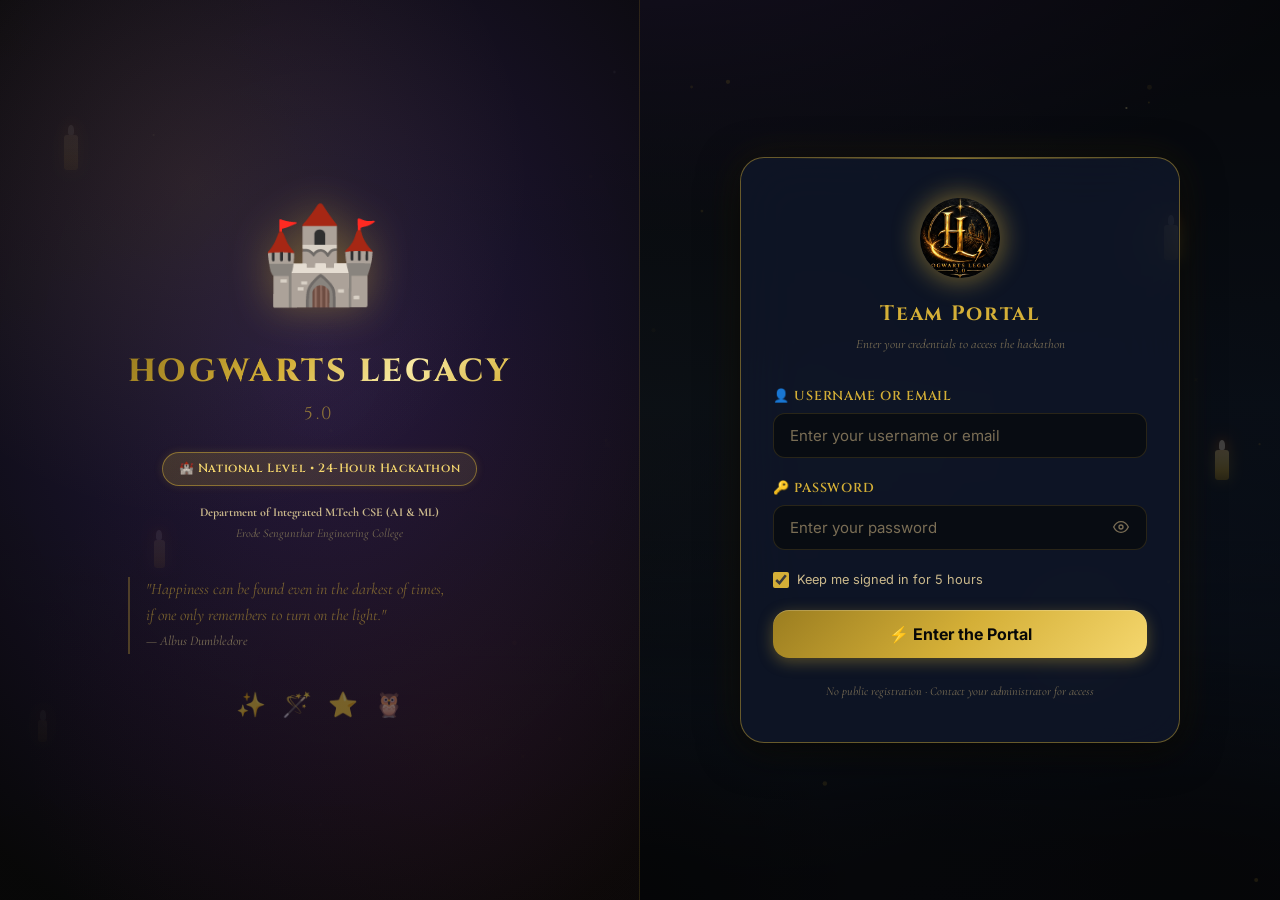
<file: project-portal/frontend/dashboard.html>
<!DOCTYPE html>
<html lang="en">
<head>
  <meta charset="UTF-8" />
  <meta name="viewport" content="width=device-width, initial-scale=1.0" />
  <title>Hogwarts Legacy 5.0 | Team Dashboard</title>
  <meta name="description" content="Hogwarts Legacy 5.0 National Level Hackathon — Team project submission and review dashboard." />

  <!-- Favicon & Touch Icons -->
  <link rel="icon" type="image/x-icon" href="favicon.ico?v=5.0" />
  <link rel="icon" type="image/png" sizes="16x16" href="favicon-16x16.png?v=5.0" />
  <link rel="icon" type="image/png" sizes="32x32" href="favicon-32x32.png?v=5.0" />
  <link rel="icon" type="image/png" sizes="48x48" href="favicon-48x48.png?v=5.0" />
  <link rel="apple-touch-icon" sizes="180x180" href="apple-touch-icon.png?v=5.0" />
  <link rel="manifest" href="site.webmanifest?v=5.0" />
  <meta name="theme-color" content="#D4AF37" />
  <meta name="msapplication-TileColor" content="#0d0d11" />
  <meta name="msapplication-TileImage" content="android-chrome-192x192.png?v=5.0" />

  <meta http-equiv="X-Content-Type-Options" content="nosniff" />
  <meta http-equiv="Cache-Control" content="no-store, no-cache, must-revalidate" />
  <link rel="preconnect" href="https://fonts.googleapis.com" />
  <link rel="preconnect" href="https://fonts.gstatic.com" crossorigin />
  <link rel="stylesheet" href="css/styles.css" />
</head>
<body>

<!-- Stars decorative layer -->
<div class="stars-layer" aria-hidden="true"></div>

<!-- Fog layer -->
<div class="fog-layer" aria-hidden="true"></div>

<!-- Flying owl -->
<svg class="flying-owl" aria-hidden="true" viewBox="0 0 64 36" fill="none" xmlns="http://www.w3.org/2000/svg">
  <ellipse cx="32" cy="22" rx="14" ry="12" fill="#D4AF37" opacity="0.7"/>
  <ellipse cx="22" cy="14" rx="9" ry="7" fill="#D4AF37" opacity="0.75"/>
  <ellipse cx="42" cy="14" rx="9" ry="7" fill="#D4AF37" opacity="0.75"/>
  <circle cx="26" cy="12" r="3" fill="#fff" opacity="0.9"/>
  <circle cx="38" cy="12" r="3" fill="#fff" opacity="0.9"/>
  <circle cx="26.5" cy="12.5" r="1.5" fill="#222"/>
  <circle cx="38.5" cy="12.5" r="1.5" fill="#222"/>
  <polygon points="32,17 29,22 35,22" fill="#9B7D20"/>
  <path d="M4 28 Q16 10 22 18" stroke="#D4AF37" stroke-width="2" fill="none" opacity="0.6"/>
  <path d="M60 28 Q48 10 42 18" stroke="#D4AF37" stroke-width="2" fill="none" opacity="0.6"/>
</svg>

<!-- Inactivity Warning Modal -->
<div class="inactivity-overlay" id="inactivity-overlay" role="alertdialog" aria-modal="true" aria-labelledby="inactivity-title">
  <div class="inactivity-card">
    <div class="inactivity-icon">🕯️</div>
    <div class="inactivity-title" id="inactivity-title">Are You Still There?</div>
    <div class="inactivity-msg">Your session will expire due to inactivity. For security, you will be signed out in:</div>
    <div class="inactivity-timer-val" id="inactivity-countdown">60</div>
    <div style="display:flex;gap:0.75rem;justify-content:center;flex-wrap:wrap">
      <button class="btn btn-primary" id="inactivity-stay-btn" onclick="window.__hwSessionExtend && window.__hwSessionExtend()">
        ✨ Stay Signed In
      </button>
      <button class="btn btn-ghost" id="inactivity-logout-btn">
        🚪 Sign Out Now
      </button>
    </div>
  </div>
</div>

<!-- Mobile Drawer Overlay -->
<div class="mobile-drawer-overlay" id="drawer-overlay" aria-hidden="true"></div>

<!-- Mobile Drawer -->
<nav class="mobile-drawer" id="mobile-drawer" aria-label="Mobile navigation">
  <div class="mobile-drawer-header">
    <div class="mobile-drawer-title">
      <img src="logo.jpg" alt="HL" style="width:28px;height:28px;object-fit:cover;border-radius:50%;border:1px solid var(--gold);margin-right:0.5rem;vertical-align:middle" />
      HOGWARTS LEGACY 5.0
    </div>
    <button class="mobile-drawer-close" id="drawer-close" aria-label="Close navigation">✕</button>
  </div>
  <div class="mobile-drawer-nav" id="mobile-drawer-nav">
    <button class="mobile-drawer-item active" data-drawer-view="home"><span class="icon">🏠</span> Dashboard</button>
    <button class="mobile-drawer-item" data-drawer-view="project"><span class="icon">📁</span> My Project</button>
    <button class="mobile-drawer-item" data-drawer-view="timeline"><span class="icon">⏱️</span> Timeline</button>
    <button class="mobile-drawer-item" data-drawer-view="reviews"><span class="icon">📝</span> Review History</button>
    <button class="mobile-drawer-item" data-drawer-view="team"><span class="icon">👥</span> Team Details</button>
  </div>
  <div class="mobile-drawer-footer">
    <button class="btn btn-danger btn-full" id="drawer-logout-btn">🚪 Sign Out</button>
  </div>
</nav>

<!-- ── Navbar ─────────────────────────────────────────────────────────── -->
<nav class="navbar">
  <a class="navbar-brand" href="#" aria-label="Hogwarts Legacy 5.0 Home">
    <div class="navbar-logo" aria-hidden="true">
      <img src="logo.jpg" alt="HL" class="navbar-logo-img" />
    </div>
    <div>
      <div class="navbar-title">HOGWARTS LEGACY 5.0</div>
      <div class="navbar-subtitle">National Hackathon Portal</div>
    </div>
  </a>
  <div class="navbar-actions">
    <div id="domain-badge" class="badge badge-domain-ai" aria-label="Team domain"></div>

    <!-- Notification Bell -->
    <div class="nav-notification-wrap" id="notif-wrap">
      <button class="nav-bell-btn" id="notif-bell-btn" aria-label="Notifications" aria-haspopup="true" aria-expanded="false" onclick="toggleNotificationDropdown()">
        🔔
        <span class="nav-bell-badge hidden" id="notif-badge">0</span>
      </button>
      <div class="notification-dropdown" id="notif-dropdown" role="menu">
        <div class="notification-header">
          <span>📬 Notifications</span>
          <button style="background:none;border:none;color:var(--text-muted);cursor:pointer;font-size:0.75rem" onclick="clearAllNotifications()">Clear All</button>
        </div>
        <div class="notification-list" id="notif-list">
          <div class="notification-item">
            <span class="notif-icon">⚡</span>
            <div>
              <div class="notif-title">Welcome to Hogwarts Legacy 5.0</div>
              <div class="notif-time">Just now</div>
            </div>
          </div>
        </div>
        <div class="notification-footer"><a href="#" style="color:var(--gold)">View All</a></div>
      </div>
    </div>

    <div class="navbar-user">
      <div class="navbar-avatar" id="nav-avatar" aria-hidden="true">T</div>
      <div>
        <div class="text-sm" style="font-weight:700" id="nav-team-name">Loading…</div>
        <div class="text-xs text-muted" id="nav-role">TEAM ACCOUNT</div>
      </div>
    </div>
    <button class="btn btn-ghost btn-sm" id="logout-btn" aria-label="Sign out">Sign Out</button>
    <button class="hamburger-btn" id="hamburger-btn" aria-label="Open navigation menu" aria-expanded="false" aria-controls="mobile-drawer">
      <span></span><span></span><span></span>
    </button>
  </div>
</nav>

<!-- ── Layout ─────────────────────────────────────────────────────────── -->
<div class="layout-shell">
  <!-- Sidebar -->
  <aside class="sidebar">
    <div class="sidebar-section">Navigation</div>
    <nav class="sidebar-nav">
      <button class="sidebar-item active" data-view="home" id="nav-home">
        <span class="icon">🏠</span> Dashboard
      </button>
      <button class="sidebar-item" data-view="project" id="nav-project">
        <span class="icon">📁</span> My Project
      </button>
      <button class="sidebar-item" data-view="timeline" id="nav-timeline">
        <span class="icon">⏱️</span> Timeline
      </button>
      <button class="sidebar-item" data-view="reviews" id="nav-reviews">
        <span class="icon">📝</span> Review History
      </button>
      <button class="sidebar-item" data-view="team" id="nav-team">
        <span class="icon">👥</span> Team Details
      </button>
    </nav>
  </aside>

  <!-- Main Content -->
  <main class="main-content">

    <!-- ── VIEW 1: HOME / DASHBOARD OVERVIEW ────────────────────────── -->
    <div id="view-home" class="fade-in">

      <!-- Hero Banner -->
      <div class="hero-banner" id="hero-banner">
        <div class="hero-banner-grid">
          <!-- Left: Team Welcome & Metadata -->
          <div class="hero-content">
            <div class="hero-greeting">⚡ Welcome Back, Champion</div>
            <h1 class="hero-team-name">Welcome, <span id="welcome-team-name" class="gradient-text">Team</span></h1>
            <div class="hero-meta">
              <div class="hero-meta-item"><span>🎯</span><span>Domain: <strong id="hero-domain">—</strong></span></div>
              <div class="hero-meta-item"><span>📋</span><span>Code: <strong id="hero-code" class="font-mono">—</strong></span></div>
              <div class="hero-meta-item"><span>🔄</span><span>Status: <strong id="hero-status">—</strong></span></div>
            </div>
            <p class="hero-quote" id="hero-quote">"It does not do to dwell on dreams and forget to live." — Albus Dumbledore</p>
          </div>

          <!-- Center: Hogwarts 24-Hour Magical Countdown Clock -->
          <div class="hero-center-clock">
            <div class="magical-clock-wrap" id="magical-clock-wrap" aria-label="Hogwarts Legacy 24-Hour Magical Clock">
              <!-- Golden Glowing Aura / 6s Slow Pulse -->
              <div class="magical-clock-aura"></div>
              
              <!-- Floating Sparkle Particles -->
              <div class="magical-clock-sparks"></div>

              <!-- Uncropped, Unedited Hogwarts Magical Clock Artwork with Built-in 24:00:00 -->
              <div class="magical-clock-body">
                <img src="assets/hogwarts_clock_circle.png" alt="Hogwarts Magical Clock" class="magical-clock-face" id="magical-clock-img" width="220" height="220" loading="eager" />
                
                <!-- Visual Active Countdown Layer (Displayed only during active countdown, hidden when NOT_STARTED) -->
                <div class="clock-live-overlay" id="clock-live-overlay" style="display:none">
                  <span class="clock-live-digits" id="clock-live-digits">24:00:00</span>
                </div>
              </div>
            </div>

            <!-- Ministry Status Subtitle below Clock -->
            <div class="clock-status-tag" id="clock-status-tag">Awaiting Ministry of Magic Signal</div>
            <div class="clock-celebration-ribbon" id="clock-celebration-ribbon">🏆 Hackathon Completed 🏆</div>
          </div>

          <!-- Right: Hackathon Status & Round Progress -->
          <div class="hero-right">
            <div class="countdown-widget" aria-label="Hackathon countdown">
              <div class="countdown-widget-title">⏰ Hackathon Countdown</div>
              <div id="hero-countdown"></div>
            </div>
          </div>
        </div>
      </div>

      <!-- Announcement Banner -->
      <div class="announcement-banner" id="announcement-banner" style="display:none">
        <div class="banner-text">
          <span class="banner-icon">📢</span>
          <span class="banner-msg"><strong id="announcement-text">Announcement</strong></span>
        </div>
        <button class="banner-dismiss" onclick="document.getElementById('announcement-banner').style.display='none'" aria-label="Dismiss announcement">✕</button>
      </div>

      <div class="page-header">
        <div class="page-header-top">
          <h2 class="page-title" style="font-size:1.35rem">Team Overview</h2>
        </div>
        <p class="text-muted" id="welcome-subtitle">Track your project lifecycle and review milestones.</p>
      </div>

      <!-- Welcome Info Summary Card -->
      <!-- Welcome Info Summary Card -->
      <div class="doc-meta-card mb-3">
        <div class="doc-meta-grid" style="grid-template-columns:repeat(auto-fit, minmax(200px, 1fr))">
          <div class="doc-meta-item">
            <span class="doc-meta-label">Project Code</span>
            <span class="doc-meta-value font-mono" id="dash-code">—</span>
          </div>
          <div class="doc-meta-item">
            <span class="doc-meta-label">Project Title</span>
            <span class="doc-meta-value" id="dash-title" style="font-weight:700">—</span>
          </div>
          <div class="doc-meta-item">
            <span class="doc-meta-label">Domain</span>
            <span class="doc-meta-value" id="dash-domain">—</span>
          </div>
          <div class="doc-meta-item">
            <span class="doc-meta-label">Submitted Date</span>
            <span class="doc-meta-value" id="dash-submitted-date">—</span>
          </div>
          <div class="doc-meta-item">
            <span class="doc-meta-label">Project Status</span>
            <span class="doc-meta-value" id="dash-status"><span class="badge badge-gray">Not Submitted</span></span>
          </div>
          <div class="doc-meta-item">
            <span class="doc-meta-label">Current Review Round</span>
            <span class="doc-meta-value" id="dash-round">—</span>
          </div>
          <div class="doc-meta-item">
            <span class="doc-meta-label">Team Leader</span>
            <span class="doc-meta-value" id="dash-leader">—</span>
          </div>
          <div class="doc-meta-item">
            <span class="doc-meta-label">Organization / College</span>
            <span class="doc-meta-value" id="dash-college">—</span>
          </div>
        </div>
      </div>

      <!-- Team Review Progress -->
      <div class="progress-card-main">
        <div class="progress-header">
          <div>
            <h3 style="font-weight:700;font-family:'Cinzel',serif">✨ Team Review Progress</h3>
            <p class="text-xs text-muted">Real-time completion tracking across review rounds</p>
          </div>
          <div id="progress-percent-badge" class="badge badge-domain-ai">0% Completed</div>
        </div>
        <div class="progress-bar-wrap">
          <div id="progress-bar-fill" class="progress-bar-fill" style="width: 0%"></div>
        </div>
        <div class="progress-stats-grid">
          <div class="progress-stat-box">
            <div class="progress-stat-val" id="stat-submitted">No</div>
            <div class="progress-stat-lbl">Project Submitted</div>
          </div>
          <div class="progress-stat-box">
            <div class="progress-stat-val" id="stat-current-round">0</div>
            <div class="progress-stat-lbl">Current Round</div>
          </div>
          <div class="progress-stat-box">
            <div class="progress-stat-val" id="stat-total-rounds">3</div>
            <div class="progress-stat-lbl">Total Rounds</div>
          </div>
          <div class="progress-stat-box">
            <div class="progress-stat-val" id="stat-pct">0%</div>
            <div class="progress-stat-lbl">Completion</div>
          </div>
        </div>
      </div>

      <!-- Team Progress Scroll (Milestones) -->
      <div class="progress-scroll" id="progress-scroll-widget">
        <div class="progress-scroll-title">📜 Journey Milestones</div>
        <div class="scroll-steps" id="scroll-steps-container">
          <div class="scroll-step">
            <div class="scroll-step-dot done" aria-label="Completed">✓</div>
            <div class="scroll-step-label done">Registration Completed</div>
          </div>
          <div class="scroll-step">
            <div class="scroll-step-dot" id="step-problem" aria-label="Pending">○</div>
            <div class="scroll-step-label" id="step-problem-label">Problem Assigned</div>
          </div>
          <div class="scroll-step">
            <div class="scroll-step-dot" id="step-draft" aria-label="Pending">○</div>
            <div class="scroll-step-label" id="step-draft-label">Draft Saved</div>
          </div>
          <div class="scroll-step">
            <div class="scroll-step-dot" id="step-submitted" aria-label="Pending">○</div>
            <div class="scroll-step-label" id="step-submitted-label">Project Submitted</div>
          </div>
          <div class="scroll-step">
            <div class="scroll-step-dot" id="step-r1" aria-label="Pending">○</div>
            <div class="scroll-step-label" id="step-r1-label">Review Round 1</div>
          </div>
          <div class="scroll-step">
            <div class="scroll-step-dot" id="step-r2" aria-label="Pending">○</div>
            <div class="scroll-step-label" id="step-r2-label">Review Round 2</div>
          </div>
          <div class="scroll-step">
            <div class="scroll-step-dot" id="step-r3" aria-label="Pending">○</div>
            <div class="scroll-step-label" id="step-r3-label">Review Round 3</div>
          </div>
          <div class="scroll-step">
            <div class="scroll-step-dot" id="step-final" aria-label="Pending">○</div>
            <div class="scroll-step-label" id="step-final-label">Final Decision</div>
          </div>
        </div>
      </div>

      <!-- Alert -->
      <div id="home-alert" class="alert alert-hidden mb-3"></div>

      <!-- State: Loading -->
      <div id="state-loading" class="loading-overlay">
        <div class="spinner"></div>
        <span>Loading your team dashboard…</span>
      </div>

      <!-- State: Draft Project In Progress -->
      <div id="state-draft-project" class="hidden">
        <div class="card mb-3" style="border-left: 4px solid var(--accent-yellow)">
          <div style="display:flex;align-items:center;justify-content:space-between;flex-wrap:wrap;gap:1rem">
            <div style="display:flex;align-items:center;gap:1rem">
              <div style="font-size:2.25rem">📝</div>
              <div>
                <h3 style="font-weight:700">Project Proposal Draft in Progress</h3>
                <p class="text-sm text-secondary">Your team has an active draft saved in PostgreSQL. You can continue drafting in <strong>My Project</strong>.</p>
              </div>
            </div>
            <div style="display:flex;gap:0.75rem">
              <button class="btn btn-primary" onclick="switchView('project')">Continue Editing Project →</button>
            </div>
          </div>
        </div>
      </div>

      <!-- State: Already Has Project -->
      <div id="state-has-project" class="hidden">
        <div class="card" style="border-left: 4px solid var(--accent-green)">
          <div style="display:flex;align-items:center;justify-content:space-between;flex-wrap:wrap;gap:1rem">
            <div style="display:flex;align-items:center;gap:1rem">
              <div style="font-size:2.25rem">✅</div>
              <div>
                <h3 style="font-weight:700">Project Submitted Successfully</h3>
                <p class="text-sm text-secondary">Your project is locked in the system. Read details in <strong>My Project</strong> or view timeline progress.</p>
              </div>
            </div>
            <div style="display:flex;gap:0.75rem">
              <button class="btn btn-primary" onclick="switchView('project')">My Project →</button>
              <button class="btn btn-ghost" onclick="switchView('timeline')">View Timeline ⏱️</button>
            </div>
          </div>
        </div>
      </div>

      <!-- Assigned Official Problem Statement Card (Home Dashboard) -->
      <div id="home-ps-card" class="enchanted-parchment-card mb-3 hidden">
        <div class="ps-card-header">
          <div style="display:flex;align-items:center;gap:0.75rem;flex-wrap:wrap">
            <span class="ps-code-pill font-mono" id="home-ps-code">AI-PS-01</span>
            <span class="badge" id="home-ps-realm-badge">⚡ AI Realm</span>
            <span class="badge" id="home-ps-diff-badge">INTERMEDIATE</span>
          </div>
          <div style="display:flex;gap:0.5rem;align-items:center;flex-wrap:wrap">
            <button type="button" class="btn btn-secondary btn-sm" id="btn-view-home-problem-modal" onclick="openProblemStatementModal()">
              🔍 [ View ] Full Problem Statement
            </button>
            <button type="button" class="btn btn-primary btn-sm" onclick="switchView('project')">
              📁 My Project →
            </button>
          </div>
        </div>
        <div class="ps-title-text" id="home-ps-title" style="font-family:'Cinzel',serif;font-size:1.15rem;font-weight:700;color:var(--gold-light);margin:0.75rem 0 0.5rem 0">
          Loading Official Problem Statement…
        </div>
        <div class="ps-description-box" id="home-problem-preview" style="max-height:240px;overflow-y:auto;white-space:pre-wrap;line-height:1.65;font-size:0.875rem;color:var(--text-secondary);background:rgba(0,0,0,0.3);border:1px solid var(--border);border-radius:var(--radius-sm);padding:1rem">
          Loading official problem statement scope and requirements…
        </div>
        <p class="text-xs text-muted" style="margin:0.5rem 0 0 0">
          📜 <em>Official Hogwarts Legacy 5.0 Challenge. Assigned to your team for Hackathon evaluation.</em>
        </p>
      </div>

      <!-- State: AI / Cybersecurity — Assigned Problem Statement Banner -->
      <div id="state-ps-assigned" class="hidden">
        <div id="domain-header" class="domain-header domain-header-ai mb-3">
          <h2 id="domain-title">Your Problem Statement Has Been Assigned</h2>
          <p id="domain-description" class="mt-1">
            Your team has been assigned a predefined problem statement by the system. It is read-only. Begin drafting your proposal in <strong>My Project</strong>.
          </p>
        </div>

        <div class="card mb-3" style="border-left:4px solid var(--accent-blue)">
          <div style="display:flex;align-items:flex-start;gap:1rem;margin-bottom:1rem">
            <span style="font-size:2rem;flex-shrink:0">🎯</span>
            <div style="flex:1">
              <div class="text-xs text-muted font-mono" style="margin-bottom:0.4rem">PREDEFINED PROBLEM STATEMENT · READ-ONLY</div>
              <div style="font-weight:700;font-size:1.1rem;color:var(--text-primary);margin-bottom:0.75rem" id="ps-assigned-code">Loading…</div>
              <div class="text-sm" style="line-height:1.7;color:var(--text-secondary);max-height:160px;overflow-y:auto" id="ps-assigned-preview">Loading your assigned problem statement…</div>
            </div>
          </div>
          <div style="display:flex;gap:0.75rem;justify-content:flex-end;flex-wrap:wrap">
            <button class="btn btn-secondary btn-sm" onclick="openProblemStatementModal()">🔍 View Full Statement</button>
            <button class="btn btn-primary" onclick="switchView('project')">Start Drafting My Project →</button>
          </div>
        </div>
      </div>

      <!-- State: Open Innovation — Proposal Form -->
      <div id="state-oi-form" class="hidden">
        <div class="domain-header domain-header-oi mb-3">
          <h2>Open Innovation Team Submission</h2>
          <p class="mt-1">Propose your project details and complete project proposal below.</p>
        </div>

        <div class="card mb-3">
          <form id="form-oi-submission" class="modal-form">
            <div class="form-group">
              <label class="form-label" for="oi-topic-title">Project Title *</label>
              <input class="form-input" id="oi-topic-title" required placeholder="e.g. Autonomous Drone Swarm Solution" />
            </div>

            <div class="form-group">
              <label class="form-label" for="oi-abstract">Abstract *</label>
              <textarea class="form-textarea" id="oi-abstract" rows="3" required placeholder="Summary of the innovation..."></textarea>
            </div>

            <div class="grid-2">
              <div class="form-group">
                <label class="form-label" for="oi-problem">Problem Statement *</label>
                <textarea class="form-textarea" id="oi-problem" rows="3" required placeholder="Describe the challenge..."></textarea>
              </div>
              <div class="form-group">
                <label class="form-label" for="oi-objectives">Objectives *</label>
                <textarea class="form-textarea" id="oi-objectives" rows="3" required placeholder="Target milestones and metrics..."></textarea>
              </div>
            </div>

            <div class="grid-2">
              <div class="form-group">
                <label class="form-label" for="oi-solution">Proposed Solution *</label>
                <textarea class="form-textarea" id="oi-solution" rows="3" required placeholder="Your proposed innovative approach..."></textarea>
              </div>
              <div class="form-group">
                <label class="form-label" for="oi-technologies">Technology Stack *</label>
                <textarea class="form-textarea" id="oi-technologies" rows="3" required placeholder="e.g. Embedded C, ROS2, Python, AWS IoT..."></textarea>
              </div>
            </div>

            <div class="form-group">
              <label class="form-label" for="oi-outcome">Expected Outcome *</label>
              <textarea class="form-textarea" id="oi-outcome" rows="3" required placeholder="What will be built and demonstrated..."></textarea>
            </div>

            <div class="form-group">
              <label class="form-label" for="oi-description">Full Project Description *</label>
              <textarea class="form-textarea" id="oi-description" rows="6" required placeholder="Multi-paragraph detailed proposal..."></textarea>
            </div>

            <div class="grid-2">
              <div class="form-group">
                <label class="form-label" for="oi-github">GitHub Repository URL (Optional)</label>
                <input class="form-input" id="oi-github" type="url" placeholder="https://github.com/team/repo" />
              </div>
              <div class="form-group">
                <label class="form-label" for="oi-demo">Demo Link (Optional)</label>
                <input class="form-input" id="oi-demo" type="url" placeholder="https://demo.project.org" />
              </div>
            </div>

            <div id="oi-alert" class="alert alert-hidden"></div>

            <div style="display:flex;justify-content:flex-end;margin-top:1rem">
              <button type="submit" class="btn btn-primary btn-lg" id="btn-submit-oi">
                Submit Open Innovation Project →
              </button>
            </div>
          </form>
        </div>
      </div>

    </div>

    <!-- ── VIEW 2: MY PROJECT (EDITABLE FORM BLOCKS OR READ-ONLY VIEW) ── -->
    <div id="view-project" class="hidden fade-in">
      <div class="page-header">
        <div class="page-header-top">
          <h1 class="page-title">My Project</h1>
          <span class="badge badge-gray" id="prj-read-only-badge">Loading…</span>
        </div>
        <p class="text-muted" id="prj-header-subtitle">Edit your project proposal blocks below or view your finalized submission.</p>
      </div>

      <div id="project-loading" class="loading-overlay hidden"><div class="spinner"></div><span>Loading project details…</span></div>

      <div id="project-empty" class="card hidden text-center" style="padding:3rem">
        <div style="font-size:3rem;margin-bottom:1rem">📁</div>
        <h3>Project Not Yet Initialized</h3>
        <p class="text-muted mt-1 mb-3">Return to the Dashboard to initialize your project with an assigned problem statement.</p>
        <button class="btn btn-primary" onclick="switchView('home')">Go to Dashboard →</button>
      </div>

      <!-- EDITABLE FORM BLOCKS (Active when DRAFT / Unsubmitted / Edit Permission Granted) -->
      <div id="project-editor" class="hidden">
        <!-- Edit Permission Banner (Active when Admin granted edit permission on submitted project) -->
        <div id="edit-permission-banner" class="alert hidden" style="background:rgba(212,175,55,0.12);border:1px solid rgba(212,175,55,0.5);border-radius:12px;padding:1.25rem;margin-bottom:1.5rem;display:flex;align-items:center;justify-content:space-between;gap:1rem;flex-wrap:wrap">
          <div style="display:flex;align-items:flex-start;gap:0.85rem">
            <span style="font-size:1.75rem;line-height:1">🔓</span>
            <div>
              <div style="font-weight:700;color:var(--accent-gold);font-size:1.05rem">
                Admin Edit Permission Active
              </div>
              <div class="text-sm" style="color:var(--text-secondary);margin-top:0.25rem" id="edit-permission-reason-text">
                Your administrator has temporarily unlocked editing for your submitted project.
              </div>
              <div class="text-xs text-muted" style="margin-top:0.35rem">
                ⚠️ Modifying and clicking <strong>Final Submit</strong> will resubmit your project and immediately re-lock it into read-only evaluation mode.
              </div>
            </div>
          </div>
          <span class="badge badge-yellow">EDIT GRANTED</span>
        </div>

        <!-- Draft Status Banner -->
        <div class="draft-banner" id="draft-banner">
          <div style="display:flex;align-items:center;gap:0.75rem">
            <span style="font-size:1.5rem">📝</span>
            <div>
              <strong style="color:var(--text-primary)">Draft Mode Active (Editable Until Final Submit)</strong>
              <div class="text-xs text-muted" id="draft-last-saved-time">Each block can be saved individually. When ready, click 'Final Submit' to lock your project.</div>
            </div>
          </div>
          <div style="display:flex;gap:0.5rem;align-items:center">
            <span class="badge badge-yellow">DRAFT</span>
          </div>
        </div>

        <!-- Official Problem Statement Card (Enchanted Parchment) for AI / Cybersecurity -->
        <div class="enchanted-parchment-card mb-3" id="card-official-problem-statement">
          <div class="ps-card-header">
            <div style="display:flex;align-items:center;gap:0.75rem;flex-wrap:wrap">
              <span class="ps-code-pill" id="draft-ps-code">AI-PS-01</span>
              <span class="badge" id="draft-ps-realm-badge">AI Realm</span>
              <span class="badge" id="draft-ps-diff-badge">Intermediate</span>
            </div>
            <button type="button" class="btn btn-secondary btn-sm" id="btn-view-problem-modal" onclick="openProblemStatementModal()">
              🔍 [ View ] Full Problem Statement
            </button>
          </div>
          <div class="ps-title-text" id="draft-ps-title">Loading Official Problem Statement…</div>
          <div class="ps-description-box" id="draft-problem-preview">
            Loading official problem statement scope and requirements…
          </div>
          <p class="text-xs text-muted" style="margin:0">
            📜 <em>Official Hogwarts Legacy 5.0 Problem Statement. This scope is permanently assigned to your team realm.</em>
          </p>
        </div>

        <!-- Open Innovation Self-Defined Problem Statement Form Card -->
        <div class="card mb-3 hidden" id="card-oi-problem-statement" style="border:1.5px solid rgba(212,175,55,0.4);background:linear-gradient(135deg, rgba(26,21,14,0.95), rgba(16,12,8,0.98))">
          <div style="display:flex;align-items:center;justify-content:space-between;gap:0.75rem;flex-wrap:wrap;margin-bottom:1.25rem;padding-bottom:0.75rem;border-bottom:1px solid rgba(212,175,55,0.2)">
            <div style="display:flex;align-items:center;gap:0.75rem;flex-wrap:wrap">
              <span class="ps-code-pill" style="background:var(--accent-orange);color:#fff">OI-SELF</span>
              <span class="badge badge-orange">💡 Open Innovation Track</span>
              <span class="badge badge-yellow" id="oi-ps-perm-badge">Editable</span>
            </div>
            <div id="oi-ps-lock-msg" class="text-xs hidden" style="color:var(--accent-yellow)">
              🔒 Problem statement locked by administrator. Only project details can be edited.
            </div>
          </div>

          <!-- Problem Statement Title Block -->
          <div class="form-group" style="margin-bottom:1.25rem">
            <div class="form-block-header">
              <label class="form-block-title" for="draft-ps-custom-title">
                <span>💡 Problem Statement Title *</span>
              </label>
              <button type="button" class="btn-save-draft" id="btn-save-ps-title" onclick="saveFieldDraft('project_title', this)">
                💾 Save Draft
              </button>
            </div>
            <input class="form-input" id="draft-ps-custom-title" type="text" placeholder="e.g. Autonomous AI Drone Swarm for Agricultural Pest Monitoring" style="font-weight:600;font-size:1.05rem" />
            <div class="text-xs text-muted" style="margin-top:0.35rem">Enter the official title of the problem statement your squad has chosen to solve.</div>
          </div>

          <!-- Problem Statement Description Block -->
          <div class="form-group" style="margin-bottom:0.5rem">
            <div class="form-block-header">
              <label class="form-block-title" for="draft-ps-custom-desc">
                <span>💡 Problem Statement Description *</span>
              </label>
              <button type="button" class="btn-save-draft" id="btn-save-ps-desc" onclick="saveFieldDraft('problem_statement', this)">
                💾 Save Draft
              </button>
            </div>
            <textarea class="form-textarea" id="draft-ps-custom-desc" rows="4" placeholder="Articulate the problem background, industry or social pain point, domain context, and core challenge..."></textarea>
            <div class="text-xs text-muted" style="margin-top:0.35rem">Provide a comprehensive statement defining the scope, context, and challenge.</div>
          </div>
        </div>

        <!-- Abstract Form Block -->
        <div class="form-block-card">
          <div class="form-block-header">
            <label class="form-block-title" for="draft-abstract">
              <span>📄 Abstract *</span>
            </label>
            <div style="display:flex;gap:0.4rem;align-items:center">
              <button type="button" class="btn btn-secondary btn-sm" onclick="viewSectionModal('abstract', '📄 Abstract', 'PROJECT ABSTRACT')">
                🔍 [ View ]
              </button>
              <button type="button" class="btn-save-draft" id="btn-save-abstract" onclick="saveFieldDraft('abstract', this)">
                💾 Save Draft
              </button>
            </div>
          </div>
          <textarea class="form-textarea" id="draft-abstract" rows="4" placeholder="Comprehensive high-level summary of your proposed project..."></textarea>
        </div>

        <!-- Objectives Form Block -->
        <div class="form-block-card">
          <div class="form-block-header">
            <label class="form-block-title" for="draft-objectives">
              <span>📌 Objectives (List / Bullet Points) *</span>
            </label>
            <div style="display:flex;gap:0.4rem;align-items:center">
              <button type="button" class="btn btn-secondary btn-sm" onclick="viewSectionModal('objectives', '📌 Objectives', 'TARGET OBJECTIVES')">
                🔍 [ View ]
              </button>
              <button type="button" class="btn-save-draft" id="btn-save-objectives" onclick="saveFieldDraft('objectives', this)">
                💾 Save Draft
              </button>
            </div>
          </div>
          <textarea class="form-textarea" id="draft-objectives" rows="4" placeholder="• Objective 1: Measurable technical milestone&#10;• Objective 2: Core functional deliverable&#10;• Objective 3: Performance benchmark"></textarea>
        </div>

        <!-- Proposed Solution Form Block -->
        <div class="form-block-card">
          <div class="form-block-header">
            <label class="form-block-title" for="draft-solution">
              <span>💡 Proposed Solution *</span>
            </label>
            <div style="display:flex;gap:0.4rem;align-items:center">
              <button type="button" class="btn btn-secondary btn-sm" onclick="viewSectionModal('proposed_solution', '💡 Proposed Solution', 'ARCHITECTURE & SOLUTION')">
                🔍 [ View ]
              </button>
              <button type="button" class="btn-save-draft" id="btn-save-solution" onclick="saveFieldDraft('proposed_solution', this)">
                💾 Save Draft
              </button>
            </div>
          </div>
          <textarea class="form-textarea" id="draft-solution" rows="4" placeholder="Explain your technical architecture, methodology, algorithms, and implementation design..."></textarea>
        </div>

        <!-- Technology Stack Form Block -->
        <div class="form-block-card">
          <div class="form-block-header">
            <label class="form-block-title" for="draft-technologies">
              <span>🛠️ Technology Stack *</span>
            </label>
            <div style="display:flex;gap:0.4rem;align-items:center">
              <button type="button" class="btn btn-secondary btn-sm" onclick="viewSectionModal('technologies', '🛠️ Technology Stack', 'TECH STACK')">
                🔍 [ View ]
              </button>
              <button type="button" class="btn-save-draft" id="btn-save-technologies" onclick="saveFieldDraft('technologies', this)">
                💾 Save Draft
              </button>
            </div>
          </div>
          <p class="text-xs text-muted mb-1">Click common technology tags to quickly add or remove them from your stack:</p>
          <div class="chip-group" id="tech-chip-group">
            <span class="tech-chip" data-tech="FastAPI" onclick="toggleTechChip(this, 'FastAPI')">+ FastAPI</span>
            <span class="tech-chip" data-tech="PostgreSQL" onclick="toggleTechChip(this, 'PostgreSQL')">+ PostgreSQL</span>
            <span class="tech-chip" data-tech="Docker" onclick="toggleTechChip(this, 'Docker')">+ Docker</span>
            <span class="tech-chip" data-tech="TensorFlow" onclick="toggleTechChip(this, 'TensorFlow')">+ TensorFlow</span>
            <span class="tech-chip" data-tech="Python" onclick="toggleTechChip(this, 'Python')">+ Python</span>
            <span class="tech-chip" data-tech="PyTorch" onclick="toggleTechChip(this, 'PyTorch')">+ PyTorch</span>
            <span class="tech-chip" data-tech="React" onclick="toggleTechChip(this, 'React')">+ React</span>
            <span class="tech-chip" data-tech="Node.js" onclick="toggleTechChip(this, 'Node.js')">+ Node.js</span>
            <span class="tech-chip" data-tech="Kubernetes" onclick="toggleTechChip(this, 'Kubernetes')">+ Kubernetes</span>
            <span class="tech-chip" data-tech="Redis" onclick="toggleTechChip(this, 'Redis')">+ Redis</span>
          </div>
          <input class="form-input" id="draft-technologies" placeholder="e.g. Python, FastAPI, PostgreSQL, Docker, TensorFlow" />
        </div>

        <!-- Expected Outcome Form Block -->
        <div class="form-block-card">
          <div class="form-block-header">
            <label class="form-block-title" for="draft-outcome">
              <span>🏆 Expected Outcome *</span>
            </label>
            <div style="display:flex;gap:0.4rem;align-items:center">
              <button type="button" class="btn btn-secondary btn-sm" onclick="viewSectionModal('expected_outcome', '🏆 Expected Outcome', 'DELIVERABLES & METRICS')">
                🔍 [ View ]
              </button>
              <button type="button" class="btn-save-draft" id="btn-save-outcome" onclick="saveFieldDraft('expected_outcome', this)">
                💾 Save Draft
              </button>
            </div>
          </div>
          <textarea class="form-textarea" id="draft-outcome" rows="4" placeholder="Describe the tangible outcomes, deliverables, and metrics..."></textarea>
        </div>

        <!-- Detailed Project Description Form Block -->
        <div class="form-block-card" style="border-left:4px solid var(--accent-purple)">
          <div class="form-block-header">
            <label class="form-block-title" for="draft-description">
              <span>📖 Detailed Project Description (Outcomes, Functionalities, Do's &amp; Don'ts) *</span>
            </label>
            <div style="display:flex;gap:0.4rem;align-items:center">
              <button type="button" class="btn btn-secondary btn-sm" onclick="viewSectionModal('project_description', '📖 Detailed Project Description', 'FULL SPECIFICATIONS & GUIDELINES')">
                🔍 [ View ]
              </button>
              <button type="button" class="btn btn-secondary btn-sm" onclick="insertDescriptionTemplate()" title="Insert structured template with Functionalities, Outcomes, Do's and Don'ts">
                ✨ Insert Template
              </button>
              <button type="button" class="btn-save-draft" id="btn-save-description" onclick="saveFieldDraft('project_description', this)">
                💾 Save Draft
              </button>
            </div>
          </div>
          <p class="text-xs text-muted mb-2">
            Detail your project specifications: core functionalities, measurable outcomes, system Do's (best practices &amp; standards), and Don'ts (forbidden anti-patterns).
          </p>
          <div style="display:flex;gap:0.4rem;margin-bottom:0.75rem;flex-wrap:wrap">
            <button type="button" class="btn btn-ghost btn-sm text-xs" onclick="insertSection('functionalities')">+ Core Functionalities</button>
            <button type="button" class="btn btn-ghost btn-sm text-xs" onclick="insertSection('outcomes')">+ Expected Outcomes</button>
            <button type="button" class="btn btn-ghost btn-sm text-xs" onclick="insertSection('dos')">+ System Do's (✓)</button>
            <button type="button" class="btn btn-ghost btn-sm text-xs" onclick="insertSection('donts')">+ System Don'ts (✗)</button>
          </div>
          <textarea class="form-textarea font-mono" id="draft-description" rows="10" placeholder="=== 1. SYSTEM FUNCTIONALITIES &amp; ARCHITECTURE ===&#10;• Core Module: [Description]&#10;&#10;=== 2. DETAILED DELIVERABLES &amp; OUTCOMES ===&#10;• Deliverable 1: [Description]&#10;&#10;=== 3. SYSTEM DO'S (Best Practices) ===&#10;✓ DO implement secure JWT auth&#10;✓ DO sanitize all user inputs&#10;&#10;=== 4. SYSTEM DON'TS (Anti-Patterns) ===&#10;✗ DON'T store plaintext passwords&#10;✗ DON'T hardcode API keys"></textarea>
        </div>

        <!-- GitHub Repository & Demo Links -->
        <div class="grid-2">
          <div class="form-block-card">
            <div class="form-block-header">
              <label class="form-block-title" for="draft-github" id="lbl-draft-github">
                <span>🐙 GitHub Repository Link</span>
              </label>
              <button type="button" class="btn-save-draft" id="btn-save-github" onclick="saveFieldDraft('github_url', this)">
                💾 Save Draft
              </button>
            </div>
            <input class="form-input" id="draft-github" type="url" placeholder="https://github.com/your-team/project" />
            <p class="text-xs text-muted mt-1" id="github-helper-text">
              Must start with <code>https://github.com/</code>. Once submitted, only Admin can edit this link.
            </p>
          </div>

          <div class="form-block-card">
            <div class="form-block-header">
              <label class="form-block-title" for="draft-demo">
                <span>🌐 Demo Link (Optional)</span>
              </label>
              <button type="button" class="btn-save-draft" id="btn-save-demo" onclick="saveFieldDraft('demo_url', this)">
                💾 Save Draft
              </button>
            </div>
            <input class="form-input" id="draft-demo" type="url" placeholder="https://demo.project-portal.org" />
            <p class="text-xs text-muted mt-1">Live demo or video presentation link.</p>
          </div>
        </div>

        <!-- Draft Alert -->
        <div id="draft-alert" class="alert alert-hidden mb-3"></div>

        <!-- Bottom Controls -->
        <div class="card" style="margin-top:1.5rem;padding:1.25rem;display:flex;justify-content:space-between;align-items:center;flex-wrap:wrap;gap:1rem">
          <div>
            <button type="button" class="btn btn-ghost" id="btn-bottom-save-draft" onclick="saveAllDraft(this)">
              💾 Save Draft
            </button>
          </div>
          <div style="display:flex;gap:0.75rem;align-items:center">
            <button type="button" class="btn btn-secondary" id="btn-preview-project" onclick="openPreviewModal()">
              👁️ Preview
            </button>
            <button type="button" class="btn btn-primary btn-lg" id="btn-final-submit" onclick="submitFinalProject(this)">
              🚀 Final Submit
            </button>
          </div>
        </div>
      </div>

      <!-- READ-ONLY VIEW (Active when SUBMITTED) -->
      <div id="project-content" class="doc-shell hidden">
        <!-- Edit Permission Notice in Locked View -->
        <div id="locked-edit-permission-banner" class="alert hidden" style="background:rgba(212,175,55,0.15);border:1px solid rgba(212,175,55,0.5);border-radius:12px;padding:1.25rem;margin-bottom:1.5rem;display:flex;align-items:center;justify-content:space-between;gap:1rem;flex-wrap:wrap">
          <div style="display:flex;align-items:center;gap:0.75rem">
            <span style="font-size:1.6rem">🔓</span>
            <div>
              <div style="font-weight:700;color:var(--accent-gold);font-size:1.05rem">Admin Edit Permission Granted!</div>
              <div class="text-xs text-secondary" id="locked-perm-reason">Administrator has granted permission to modify your project proposal.</div>
            </div>
          </div>
          <button type="button" class="btn btn-primary" onclick="switchToEditorMode()">
            ✏️ Modify Project Submission →
          </button>
        </div>

        <div class="locked-banner" id="project-locked-banner">
          <div style="display:flex;align-items:center;gap:0.75rem">
            <span style="font-size:1.5rem">🔒</span>
            <div>
              <strong style="color:var(--accent-green)">Project Successfully Submitted &amp; Locked</strong>
              <div class="text-xs text-muted">Proposal is permanently recorded for evaluation. Contact your administrator if corrections are required.</div>
            </div>
          </div>
          <span class="badge badge-green">SUBMITTED</span>
        </div>

        <!-- Project Information Card -->
        <div class="doc-meta-card">
          <div class="doc-meta-grid">
            <div class="doc-meta-item">
              <span class="doc-meta-label">Project Code</span>
              <span class="doc-meta-value font-mono" id="doc-code">—</span>
            </div>
            <div class="doc-meta-item">
              <span class="doc-meta-label">Project Title</span>
              <span class="doc-meta-value" id="doc-title" style="font-size:1.05rem;font-weight:700">—</span>
            </div>
            <div class="doc-meta-item">
              <span class="doc-meta-label">Domain</span>
              <span class="doc-meta-value" id="doc-domain">—</span>
            </div>
            <div class="doc-meta-item">
              <span class="doc-meta-label">Submitted Date</span>
              <span class="doc-meta-value" id="doc-date">—</span>
            </div>
            <div class="doc-meta-item">
              <span class="doc-meta-label">Project Status</span>
              <span class="doc-meta-value" id="doc-status">—</span>
            </div>
            <div class="doc-meta-item">
              <span class="doc-meta-label">Current Review Round</span>
              <span class="doc-meta-value" id="doc-round">—</span>
            </div>
          </div>
        </div>

        <!-- Problem Statement Card (Enchanted Parchment) -->
        <div class="enchanted-parchment-card mb-3" id="doc-problem-statement-card">
          <div class="ps-card-header">
            <div style="display:flex;align-items:center;gap:0.75rem;flex-wrap:wrap">
              <span class="ps-code-pill" id="doc-ps-code">AI-PS-01</span>
              <span class="badge" id="doc-ps-realm-badge">AI Realm</span>
              <span class="badge" id="doc-ps-diff-badge">Intermediate</span>
            </div>
            <div style="display:flex;gap:0.5rem;align-items:center;flex-wrap:wrap">
              <button type="button" class="btn btn-secondary btn-sm hidden" id="btn-edit-oi-problem" onclick="switchToEditorMode()">
                ✏️ Edit Problem Statement
              </button>
              <button type="button" class="btn btn-secondary btn-sm" onclick="viewSectionModal('problem_statement', '🎯 Problem Statement', 'PROBLEM STATEMENT')">
                🔍 [ View ] Full Scope
              </button>
            </div>
          </div>
          <div class="ps-title-text" id="doc-ps-title">Official Problem Statement</div>
          <div class="ps-description-box" id="doc-problem">—</div>
          <p class="text-xs text-muted" style="margin:0" id="doc-ps-footer-note">
            📜 <em>Official Hogwarts Legacy 5.0 Problem Statement.</em>
          </p>
        </div>

        <!-- Abstract & Proposed Solution -->
        <div class="grid-2">
          <div class="doc-section">
            <div style="display:flex;justify-content:space-between;align-items:center;margin-bottom:0.75rem">
              <div class="doc-section-title" style="margin-bottom:0">📄 Abstract</div>
              <button type="button" class="btn btn-secondary btn-sm" onclick="viewSectionModal('abstract', '📄 Abstract', 'PROJECT ABSTRACT')">
                🔍 [ View ]
              </button>
            </div>
            <div class="doc-section-body" id="doc-abstract">—</div>
          </div>
          <div class="doc-section">
            <div style="display:flex;justify-content:space-between;align-items:center;margin-bottom:0.75rem">
              <div class="doc-section-title" style="margin-bottom:0">💡 Proposed Solution</div>
              <button type="button" class="btn btn-secondary btn-sm" onclick="viewSectionModal('proposed_solution', '💡 Proposed Solution', 'ARCHITECTURE & SOLUTION')">
                🔍 [ View ]
              </button>
            </div>
            <div class="doc-section-body" id="doc-solution">—</div>
          </div>
        </div>

        <!-- Objectives & Expected Outcome -->
        <div class="grid-2">
          <div class="doc-section">
            <div style="display:flex;justify-content:space-between;align-items:center;margin-bottom:0.75rem">
              <div class="doc-section-title" style="margin-bottom:0">📌 Objectives</div>
              <button type="button" class="btn btn-secondary btn-sm" onclick="viewSectionModal('objectives', '📌 Objectives', 'GOALS & MILESTONES')">
                🔍 [ View ]
              </button>
            </div>
            <div class="doc-section-body" id="doc-objectives">—</div>
          </div>
          <div class="doc-section">
            <div style="display:flex;justify-content:space-between;align-items:center;margin-bottom:0.75rem">
              <div class="doc-section-title" style="margin-bottom:0">🏆 Expected Outcome</div>
              <button type="button" class="btn btn-secondary btn-sm" onclick="viewSectionModal('expected_outcome', '🏆 Expected Outcome', 'DELIVERABLES & METRICS')">
                🔍 [ View ]
              </button>
            </div>
            <div class="doc-section-body" id="doc-outcome">—</div>
          </div>
        </div>

        <!-- Technology Stack -->
        <div class="doc-section">
          <div style="display:flex;justify-content:space-between;align-items:center;margin-bottom:0.75rem">
            <div class="doc-section-title" style="margin-bottom:0">🛠️ Technology Stack</div>
            <button type="button" class="btn btn-secondary btn-sm" onclick="viewSectionModal('technologies', '🛠️ Technology Stack', 'TECH STACK')">
              🔍 [ View ]
            </button>
          </div>
          <div class="doc-section-body" id="doc-technologies">—</div>
        </div>

        <!-- Links -->
        <div class="doc-section" id="doc-links-section">
          <div class="doc-section-title">🔗 Project Links</div>
          <div style="display:flex;gap:1.5rem;flex-wrap:wrap">
            <div id="doc-github-container">
              <span class="text-xs text-muted">GitHub Repository:</span>
              <a href="#" target="_blank" rel="noreferrer" id="doc-github" class="font-mono text-sm" style="color:var(--accent-blue);margin-left:0.5rem">None</a>
              <span class="text-xs text-muted ml-1">(Locked · Admin edit only)</span>
            </div>
            <div id="doc-demo-container">
              <span class="text-xs text-muted">Live Demo:</span>
              <a href="#" target="_blank" rel="noreferrer" id="doc-demo" class="font-mono text-sm" style="color:var(--accent-cyan);margin-left:0.5rem">None</a>
            </div>
          </div>
        </div>

        <!-- Description -->
        <div class="doc-section" id="doc-desc-section">
          <div style="display:flex;justify-content:space-between;align-items:center;margin-bottom:0.75rem">
            <div class="doc-section-title" style="margin-bottom:0">📖 Full Project Description</div>
            <button type="button" class="btn btn-secondary btn-sm" onclick="viewSectionModal('project_description', '📖 Detailed Project Description', 'FULL SPECIFICATIONS & GUIDELINES')">
              🔍 [ View ] Full Description
            </button>
          </div>
          <div class="doc-scroll-container" id="doc-description">—</div>
        </div>
      </div>
    </div>

    <!-- ── VIEW 3: PROJECT TIMELINE ──────────────────────────────────── -->
    <div id="view-timeline" class="hidden fade-in">
      <div class="page-header">
        <h1 class="page-title">⏱️ <span class="gradient-text">Project Timeline</span></h1>
        <p class="text-muted">Enchanted vertical timeline tracking your project lifecycle from submission to final decision.</p>
      </div>
      <div id="timeline-loading" class="loading-overlay hidden"><div class="spinner"></div><span>Summoning timeline…</span></div>
      <div id="timeline-empty" class="card hidden text-center" style="padding:3rem">
        <div class="empty-state-icon">🕰️</div>
        <div class="empty-state-title">No Milestones Yet</div>
        <p class="empty-state-msg">Submit your project to initialize your enchanted progress timeline.</p>
      </div>
      <div id="timeline-container" class="timeline hidden"></div>
    </div>

    <!-- ── VIEW 4: REVIEW HISTORY ────────────────────────────────────── -->
    <div id="view-reviews" class="hidden fade-in">
      <div class="page-header">
        <h1 class="page-title">📜 <span class="gradient-text">Review History</span></h1>
        <p class="text-muted">Permanent enchanted records of all evaluation rounds, admin feedback, and suggested improvements.</p>
      </div>
      <div id="reviews-loading" class="loading-overlay hidden"><div class="spinner"></div><span>Consulting the Sorting Hat…</span></div>
      <div id="reviews-empty" class="card hidden text-center" style="padding:3rem">
        <div class="empty-state-icon">📜</div>
        <div class="empty-state-title">No Reviews Yet</div>
        <p class="empty-state-msg">Reviews will appear here once the Administrator evaluates your project rounds. Keep your spell-casting ready!</p>
      </div>
      <div id="reviews-list"></div>
    </div>

    <!-- ── VIEW 5: TEAM DETAILS ──────────────────────────────────────── -->
    <div id="view-team" class="hidden fade-in">
      <div class="page-header">
        <h1 class="page-title">👥 <span class="gradient-text">Team Details</span></h1>
        <p class="text-muted">Registered team roster and institutional information for your Hogwarts Legacy squad.</p>
      </div>

      <div id="team-loading" class="loading-overlay hidden"><div class="spinner"></div></div>

      <div class="team-profile-card">
        <div style="display:flex;justify-content:space-between;align-items:flex-start;flex-wrap:wrap;gap:1rem;padding-bottom:1.5rem;border-bottom:1px solid var(--border)">
          <div>
            <div class="text-xs font-mono text-muted">TEAM ACCOUNT</div>
            <h2 id="team-view-name" style="font-size:1.75rem;font-weight:800;color:var(--text-primary);margin-top:0.25rem">—</h2>
            <!-- <div class="text-sm text-secondary" id="team-view-inst">—</div> -->
          </div>
          <div style="display:flex;gap:0.5rem;align-items:center">
            <span id="team-view-domain-badge" class="badge badge-blue">—</span>
            <span id="team-view-status-badge" class="badge badge-green">ACTIVE</span>
          </div>
        </div>

        <div class="doc-meta-grid mt-3">
          <div class="doc-meta-item">
            <span class="doc-meta-label">Team Leader</span>
            <span class="doc-meta-value" id="team-view-leader">—</span>
          </div>
          <div class="doc-meta-item">
            <span class="doc-meta-label">College / Organization</span>
            <span class="doc-meta-value" id="team-view-college">—</span>
          </div>
          <div class="doc-meta-item">
            <span class="doc-meta-label">Department</span>
            <span class="doc-meta-value" id="team-view-department">—</span>
          </div>
          <div class="doc-meta-item">
            <span class="doc-meta-label">Team Email</span>
            <span class="doc-meta-value font-mono" id="team-view-email">—</span>
          </div>
          <div class="doc-meta-item">
            <span class="doc-meta-label">Phone Number</span>
            <span class="doc-meta-value font-mono" id="team-view-phone">—</span>
          </div>
        </div>

        <h3 class="mt-4" style="font-size:1.1rem;font-weight:700">Team Members Roster</h3>
        <p class="text-xs text-muted">Members registered under this project team account.</p>

        <div class="team-members-grid" id="team-members-container">
          <!-- Populated by JS -->
        </div>

        <!-- Assigned Official Problem Statement Card (Team Details) -->
        <h3 class="mt-4" style="font-size:1.1rem;font-weight:700;font-family:'Cinzel',serif;color:var(--gold-light)">🎯 Assigned Official Problem Statement</h3>
        <p class="text-xs text-muted">Official Hogwarts Legacy 5.0 challenge assigned to your team.</p>

        <div class="enchanted-parchment-card mt-2 mb-3" id="team-ps-card">
          <div class="ps-card-header">
            <div style="display:flex;align-items:center;gap:0.75rem;flex-wrap:wrap">
              <span class="ps-code-pill font-mono" id="team-ps-code">AI-PS-01</span>
              <span class="badge" id="team-ps-realm-badge">⚡ AI Realm</span>
              <span class="badge" id="team-ps-diff-badge">INTERMEDIATE</span>
            </div>
            <span class="text-xs text-muted" style="font-family:'Cinzel',serif">Official Challenge</span>
          </div>
          <div class="ps-title-text" id="team-ps-title" style="font-family:'Cinzel',serif;font-size:1.15rem;font-weight:700;color:var(--gold-light);margin:0.75rem 0 0.5rem 0">—</div>
          <div class="ps-description-box" id="team-ps-desc" style="max-height:260px;overflow-y:auto;white-space:pre-wrap;line-height:1.6;font-size:0.875rem;color:var(--text-secondary);background:rgba(0,0,0,0.25);border:1px solid var(--border);border-radius:var(--radius-sm);padding:0.85rem">—</div>
        </div>

        <div class="alert alert-info mt-4">
          ℹ️ <strong>Note:</strong> Team members and official challenge are registered by the Administrator. Contact your admin if you need any adjustments.
        </div>
      </div>
    </div>

  </main>
</div>

<!-- ── MODAL: VIEW PREDEFINED PROBLEM STATEMENT ────────────────────── -->
<div class="modal-overlay" id="modal-view-problem-statement">
  <div class="modal" style="max-width:680px">
    <div class="modal-header">
      <div>
        <span class="text-xs text-muted font-mono" style="font-family:'Cinzel',serif;color:var(--gold-light)">ASSIGNED OFFICIAL PROBLEM STATEMENT</span>
        <h3 class="modal-title mt-1" id="ps-modal-topic-title">Official Problem Statement</h3>
      </div>
      <button class="modal-close" onclick="closeModal('modal-view-problem-statement')">&times;</button>
    </div>
    <div class="doc-scroll-container mb-3" id="ps-modal-body" style="max-height:450px">
      <!-- Populated via JS -->
    </div>
    <div class="modal-footer">
      <button type="button" class="btn btn-primary" onclick="closeModal('modal-view-problem-statement')">Close</button>
    </div>
  </div>
</div>

<!-- ── MODAL: VIEW SECTION DETAIL ─────────────────────────────────── -->
<div class="modal-overlay" id="modal-view-section-detail">
  <div class="modal" style="max-width:780px">
    <div class="modal-header">
      <div>
        <span class="text-xs text-muted font-mono" id="section-modal-category">PROJECT SPECIFICATION</span>
        <h3 class="modal-title mt-1" id="section-modal-title">Section Details</h3>
      </div>
      <button class="modal-close" onclick="closeModal('modal-view-section-detail')">&times;</button>
    </div>
    <div class="doc-scroll-container mb-3" id="section-modal-body" style="max-height:520px;font-size:0.95rem;line-height:1.7">
      <!-- Populated via JS -->
    </div>
    <div class="modal-footer" style="display:flex;justify-content:space-between;align-items:center">
      <button type="button" class="btn btn-ghost btn-sm" id="btn-copy-section-content" onclick="copyModalSectionContent(this)">📋 Copy Content</button>
      <button type="button" class="btn btn-primary" onclick="closeModal('modal-view-section-detail')">Close</button>
    </div>
  </div>
</div>

<!-- ── MODAL: PROJECT SUBMISSION PREVIEW ───────────────────────────── -->
<div class="modal-overlay" id="modal-preview-project">
  <div class="modal" style="max-width:800px">
    <div class="modal-header">
      <div>
        <span class="text-xs text-muted font-mono">SUBMISSION PREVIEW</span>
        <h3 class="modal-title mt-1">Project Proposal Preview</h3>
      </div>
      <button class="modal-close" onclick="closeModal('modal-preview-project')">&times;</button>
    </div>
    <div id="preview-modal-body" class="doc-shell mb-3">
      <!-- Populated via JS -->
    </div>
    <div class="modal-footer">
      <button type="button" class="btn btn-ghost" onclick="closeModal('modal-preview-project')">Close Preview</button>
      <button type="button" class="btn btn-primary" onclick="closeModal('modal-preview-project'); document.getElementById('btn-final-submit').click();">Proceed to Final Submit →</button>
    </div>
  </div>
</div>

<!-- ── Client Logic ────────────────────────────────────────────────────── -->
<script type="module">
  import { requireUser, logout } from './js/auth.js';
  import { api, setUser } from './js/api.js';
  import { toast } from './js/toast.js';
  import { initParticles } from './js/particles.js';
  import { showLoader, hideLoader, initCountdown, showSuccessAnimation } from './js/theme.js';
  import { SessionManager, secureLogout } from './js/security.js';
  import { HogwartsClock } from './js/clock.js';

  const user = requireUser();
  if (!user) throw new Error('Not authenticated');

  // ── Particles ──
  initParticles({ count: window.innerWidth < 768 ? 20 : 45, opacity: 0.35 });

  // ── Loader on page init ──
  showLoader('Loading your dashboard…');

  // ── 24-Hour Magical Countdown Clock ──
  const hogwartsClock = new HogwartsClock();
  hogwartsClock.init();
  window.hogwartsClock = hogwartsClock;

  // ── Countdown timer in hero right panel ──
  initCountdown('hero-countdown');

  // ── Session Timeout Manager ──
  const sessionMgr = new SessionManager(
    () => {
      secureLogout(true);
      window.location.href = 'index.html?expired=1';
    },
    () => { /* warning shown by modal */ }
  );
  sessionMgr.start();

  // ── Logout ──
  function doLogout() {
    sessionMgr.stop();
    secureLogout(true);
    logout();
  }
  document.getElementById('logout-btn').addEventListener('click', doLogout);
  document.getElementById('drawer-logout-btn')?.addEventListener('click', doLogout);

  // ── Mobile Drawer ──
  const hamburgerBtn = document.getElementById('hamburger-btn');
  const drawerOverlay = document.getElementById('drawer-overlay');
  const mobileDrawer = document.getElementById('mobile-drawer');
  const drawerClose = document.getElementById('drawer-close');

  function openDrawer() {
    mobileDrawer.classList.add('open');
    drawerOverlay.classList.add('open');
    hamburgerBtn.classList.add('open');
    hamburgerBtn.setAttribute('aria-expanded', 'true');
    document.body.style.overflow = 'hidden';
  }
  function closeDrawer() {
    mobileDrawer.classList.remove('open');
    drawerOverlay.classList.remove('open');
    hamburgerBtn.classList.remove('open');
    hamburgerBtn.setAttribute('aria-expanded', 'false');
    document.body.style.overflow = '';
  }

  hamburgerBtn?.addEventListener('click', openDrawer);
  drawerOverlay?.addEventListener('click', closeDrawer);
  drawerClose?.addEventListener('click', closeDrawer);

  // Drawer nav items
  document.querySelectorAll('[data-drawer-view]').forEach(btn => {
    btn.addEventListener('click', () => {
      const v = btn.dataset.drawerView;
      document.querySelectorAll('[data-drawer-view]').forEach(b => b.classList.remove('active'));
      btn.classList.add('active');
      switchView(v);
      closeDrawer();
    });
  });

  const domainColors = {
    AI: 'badge-blue',
    Cybersecurity: 'badge-cyan',
    CYBERSECURITY: 'badge-cyan',
    'Open Innovation': 'badge-orange',
    OPEN_INNOVATION: 'badge-orange'
  };

  const statusColors = {
    SUBMITTED: 'badge-blue',
    UNDER_REVIEW: 'badge-yellow',
    IN_PROGRESS: 'badge-purple',
    COMPLETED: 'badge-green',
    REJECTED: 'badge-red'
  };

  let cachedTeam = null;
  let cachedProject = null;

  const viewTitles = {
    home: 'Hogwarts Legacy 5.0 | Team Dashboard',
    project: 'Hogwarts Legacy 5.0 | My Project',
    timeline: 'Hogwarts Legacy 5.0 | Timeline',
    reviews: 'Hogwarts Legacy 5.0 | Review History',
    team: 'Hogwarts Legacy 5.0 | Team Details'
  };

  // ── Tab Routing ──────────────────────────────────────────────────────────
  window.switchView = function(view) {
    document.querySelectorAll('[data-view]').forEach(el => el.classList.remove('active'));
    document.querySelector(`[data-view="${view}"]`)?.classList.add('active');

    ['home', 'project', 'timeline', 'reviews', 'team'].forEach(v => {
      const el = document.getElementById(`view-${v}`);
      if (el) el.classList.add('hidden');
    });

    const target = document.getElementById(`view-${view}`);
    if (target) target.classList.remove('hidden');

    document.title = viewTitles[view] || 'Hogwarts Legacy 5.0 | Team Dashboard';

    if (view === 'home') initDashboard();
    else if (view === 'project') loadProjectDetails();
    else if (view === 'timeline') loadTimeline();
    else if (view === 'reviews') loadReviews();
    else if (view === 'team') loadTeamView();
  };

  document.querySelectorAll('[data-view]').forEach(btn => {
    btn.addEventListener('click', () => switchView(btn.dataset.view));
  });

  let currentProblemStatement = '';
  let currentProblemTitle = '';

  window.openModal = function(id) { document.getElementById(id)?.classList.add('open'); };
  window.closeModal = function(id) { document.getElementById(id)?.classList.remove('open'); };

  window.viewSectionModal = function(fieldKey, fieldTitle, categoryLabel) {
    let content = '';
    const isEditorActive = !document.getElementById('project-editor')?.classList.contains('hidden');

    if (fieldKey === 'problem_statement') {
      const psObj = cachedProject?.problem_statement;
      const psDesc = (typeof psObj === 'object' && psObj !== null)
        ? (psObj.description || psObj.detailed_description || psObj.problem_statement || '')
        : (typeof psObj === 'string' ? psObj : '');
      content = currentProblemStatement || psDesc || cachedProject?.problem_description || cachedProject?.problem_statement_description || 'Official problem statement.';
    } else if (fieldKey === 'abstract') {
      content = (isEditorActive ? document.getElementById('draft-abstract')?.value : cachedProject?.abstract) || '';
    } else if (fieldKey === 'proposed_solution') {
      content = (isEditorActive ? document.getElementById('draft-solution')?.value : cachedProject?.proposed_solution) || '';
    } else if (fieldKey === 'objectives') {
      content = (isEditorActive ? document.getElementById('draft-objectives')?.value : cachedProject?.objectives) || '';
    } else if (fieldKey === 'expected_outcome') {
      content = (isEditorActive ? document.getElementById('draft-outcome')?.value : cachedProject?.expected_outcome) || '';
    } else if (fieldKey === 'technologies') {
      content = (isEditorActive ? document.getElementById('draft-technologies')?.value : (cachedProject?.technologies || cachedProject?.technology_stack)) || '';
    } else if (fieldKey === 'project_description') {
      content = (isEditorActive ? document.getElementById('draft-description')?.value : cachedProject?.project_description) || '';
    }

    document.getElementById('section-modal-title').textContent = fieldTitle || 'Project Section Details';
    document.getElementById('section-modal-category').textContent = categoryLabel || 'OFFICIAL PROBLEM STATEMENT';

    const bodyEl = document.getElementById('section-modal-body');
    if (!content || !content.trim()) {
      bodyEl.innerHTML = `<div class="text-muted text-center py-4" style="font-style:italic">No content provided yet for this section.</div>`;
    } else if (fieldKey === 'problem_statement') {
      bodyEl.innerHTML = `<div style="white-space:pre-wrap;word-break:break-word;line-height:1.75;font-size:0.95rem;color:var(--text-primary)">${escHtml(content)}</div>`;
    } else if (fieldKey === 'project_description') {
      bodyEl.innerHTML = window.renderFormattedDescription(content);
    } else if (fieldKey === 'technologies' && content.includes(',')) {
      const chips = content.split(',').map(t => t.trim()).filter(Boolean);
      bodyEl.innerHTML = `
        <p class="text-sm text-muted mb-2">Configured Technology Stack components:</p>
        <div style="display:flex;flex-wrap:wrap;gap:0.5rem">
          ${chips.map(c => `<span class="badge badge-blue" style="font-size:0.9rem;padding:0.4rem 0.75rem">${escHtml(c)}</span>`).join('')}
        </div>
      `;
    } else {
      bodyEl.innerHTML = `<div style="white-space:pre-line;word-break:break-word;line-height:1.7">${escHtml(content)}</div>`;
    }

    openModal('modal-view-section-detail');
  };

  window.copyModalSectionContent = function(btn) {
    const bodyEl = document.getElementById('section-modal-body');
    const text = bodyEl?.innerText || '';
    if (!text) return;
    navigator.clipboard.writeText(text).then(() => {
      const orig = btn.textContent;
      btn.textContent = '✓ Copied to Clipboard!';
      setTimeout(() => { btn.textContent = orig; }, 2000);
    });
  };

  window.openProblemStatementModal = function() {
    viewSectionModal('problem_statement', currentProblemTitle ? `🎯 ${currentProblemTitle}` : '🎯 Problem Statement', 'OFFICIAL CHALLENGE');
  };

  window.renderFormattedDescription = function(rawText) {
    if (!rawText || !rawText.trim()) {
      return '<div class="text-muted">No detailed description provided.</div>';
    }
    const lines = rawText.split('\n');
    let html = '';
    let inList = false;

    lines.forEach(line => {
      const trimmed = line.trim();
      if (!trimmed) {
        if (inList) { html += '</ul>'; inList = false; }
        html += '<div style="height:0.5rem"></div>';
        return;
      }

      // Check for Header / Section divider
      if (trimmed.startsWith('===') || trimmed.startsWith('##') || /^[0-9]+\.\s+[A-Z\s]{4,}/.test(trimmed)) {
        if (inList) { html += '</ul>'; inList = false; }
        const cleanTitle = trimmed.replace(/^(=+|-+|#+)\s*/, '').replace(/\s*(=+|-+|#+)$/, '');
        html += `<h4 style="color:var(--text-primary);margin-top:1.25rem;margin-bottom:0.5rem;font-size:1.05rem;font-weight:700;border-bottom:1px solid var(--border);padding-bottom:0.35rem">${escHtml(cleanTitle)}</h4>`;
        return;
      }

      // Check for DO's
      if (trimmed.startsWith('✓') || /^DO\b/i.test(trimmed) || /^\(DO\)/i.test(trimmed)) {
        if (inList) { html += '</ul>'; inList = false; }
        html += `<div style="background:rgba(34,197,94,0.1);border-left:3px solid #22c55e;color:var(--text-primary);padding:0.4rem 0.75rem;border-radius:var(--radius-sm);margin-bottom:0.35rem;font-size:0.875rem"><strong style="color:#22c55e">✓ DO:</strong> ${escHtml(trimmed.replace(/^(✓|DO:?|\(DO\))\s*/i, ''))}</div>`;
        return;
      }

      // Check for DON'T's
      if (trimmed.startsWith('✗') || /^DON'?T\b/i.test(trimmed) || /^\(DON'?T\)/i.test(trimmed)) {
        if (inList) { html += '</ul>'; inList = false; }
        html += `<div style="background:rgba(239,68,68,0.1);border-left:3px solid #ef4444;color:var(--text-primary);padding:0.4rem 0.75rem;border-radius:var(--radius-sm);margin-bottom:0.35rem;font-size:0.875rem"><strong style="color:#ef4444">✗ DON'T:</strong> ${escHtml(trimmed.replace(/^(✗|DON'?T:?|\(DON'?T\))\s*/i, ''))}</div>`;
        return;
      }

      // Check for Bullet points
      if (trimmed.startsWith('•') || trimmed.startsWith('-') || trimmed.startsWith('*')) {
        if (!inList) { html += '<ul style="margin:0 0 0.5rem 1.25rem;padding:0">'; inList = true; }
        html += `<li style="margin-bottom:0.25rem;font-size:0.875rem">${escHtml(trimmed.replace(/^[•\-\*]\s*/, ''))}</li>`;
        return;
      }

      // Normal paragraph
      if (inList) { html += '</ul>'; inList = false; }
      html += `<p style="margin:0 0 0.5rem 0;font-size:0.875rem;line-height:1.6">${escHtml(trimmed)}</p>`;
    });

    if (inList) { html += '</ul>'; }
    return html;
  };

  window.insertDescriptionTemplate = function() {
    const el = document.getElementById('draft-description');
    if (!el) return;
    const template = `=== 1. SYSTEM FUNCTIONALITIES & MODULES ===
• Module A (Authentication & Security): Secure JWT token flow and role-based access control.
• Module B (Core Workflow & Pipeline): Asynchronous job orchestration with real-time feedback.
• Module C (Data Storage & Auditing): Scalable transactional schemas with audit trails.

=== 2. DETAILED DELIVERABLES & OUTCOMES ===
• Responsive, modern web interface with real-time state synchronization.
• Enterprise-grade RESTful API endpoints with schema validation and test suites.
• High availability and fault-tolerant architecture with sub-second response times.

=== 3. SYSTEM DO'S (Best Practices & Architecture Guidelines) ===
✓ DO implement strict input validation and sanitize all parameters.
✓ DO enforce centralized error handling with descriptive logging.
✓ DO store credentials securely using salted bcrypt hashing.
✓ DO maintain comprehensive API documentation and automated test suites.

=== 4. SYSTEM DON'TS (Forbidden Anti-Patterns & Constraints) ===
✗ DON'T hardcode sensitive credentials, secrets, or API keys in the repository.
✗ DON'T bypass role-based authentication or authorization checks.
✗ DON'T execute unindexed queries on large database tables.
✗ DON'T ignore uncaught exceptions or expose raw stack traces to users.`;

    if (el.value.trim() && !confirm("Replace current description with the structured template?")) {
      return;
    }
    el.value = template;
    el.focus();
  };

  window.insertSection = function(type) {
    const el = document.getElementById('draft-description');
    if (!el) return;
    let snippet = '';
    if (type === 'functionalities') {
      snippet = `\n\n=== SYSTEM FUNCTIONALITIES ===\n• Feature: [Describe core feature and workflow]\n• Module: [Describe component interface and logic]`;
    } else if (type === 'outcomes') {
      snippet = `\n\n=== EXPECTED OUTCOMES ===\n• Outcome 1: [Quantifiable performance or deliverable metric]\n• Outcome 2: [Operational milestone reached]`;
    } else if (type === 'dos') {
      snippet = `\n\n=== SYSTEM DO'S ===\n✓ DO: [Recommended practice, security standard, or design principle]\n✓ DO: [Data validation, testing, or optimization guideline]`;
    } else if (type === 'donts') {
      snippet = `\n\n=== SYSTEM DON'TS ===\n✗ DON'T: [Prohibited practice or architectural flaw to avoid]\n✗ DON'T: [Security vulnerability or antipattern]`;
    }
    el.value = el.value + snippet;
    el.focus();
  };

  window.openPreviewModal = function() {
    const title = cachedProject?.project_title || cachedProject?.problem_statement_title || (cachedProject?.problem_statement ? cachedProject.problem_statement.title : '') || 'Project Proposal';
    const abstract = document.getElementById('draft-abstract')?.value.trim() || '—';
    const objectives = document.getElementById('draft-objectives')?.value.trim() || '—';
    const solution = document.getElementById('draft-solution')?.value.trim() || '—';
    const tech = document.getElementById('draft-technologies')?.value.trim() || '—';
    const outcome = document.getElementById('draft-outcome')?.value.trim() || '—';
    const description = document.getElementById('draft-description')?.value.trim() || '';
    const github = document.getElementById('draft-github')?.value.trim() || 'None provided';
    const demo = document.getElementById('draft-demo')?.value.trim() || 'None provided';

    const b = document.getElementById('preview-modal-body');
    b.innerHTML = `
      <div class="doc-meta-card">
        <h3 style="margin:0 0 0.5rem 0;color:var(--text-primary)">${escHtml(title)}</h3>
        <div class="text-xs text-muted">Domain: <strong>${escHtml(cachedTeam?.domain?.display_name || cachedTeam?.domain?.name || '—')}</strong> · Team: <strong>${escHtml(cachedTeam?.team_name || cachedTeam?.name || '—')}</strong></div>
      </div>
      <div class="doc-section">
        <div class="doc-section-title">🎯 Assigned Official Problem Statement</div>
        <div class="doc-section-body">${escHtml(currentProblemStatement || 'Official assigned problem statement.')}</div>
      </div>
      <div class="grid-2">
        <div class="doc-section"><div class="doc-section-title">📄 Abstract</div><div class="doc-section-body">${escHtml(abstract)}</div></div>
        <div class="doc-section"><div class="doc-section-title">💡 Proposed Solution</div><div class="doc-section-body">${escHtml(solution)}</div></div>
      </div>
      <div class="grid-2">
        <div class="doc-section"><div class="doc-section-title">📌 Objectives</div><div class="doc-section-body" style="white-space:pre-line">${escHtml(objectives)}</div></div>
        <div class="doc-section"><div class="doc-section-title">🏆 Expected Outcome</div><div class="doc-section-body">${escHtml(outcome)}</div></div>
      </div>
      <div class="doc-section">
        <div class="doc-section-title">🛠️ Technology Stack</div>
        <div class="doc-section-body">${escHtml(tech)}</div>
      </div>
      <div class="doc-section">
        <div class="doc-section-title">📖 Detailed Project Description</div>
        <div class="doc-scroll-container">${window.renderFormattedDescription(description)}</div>
      </div>
      <div class="doc-section">
        <div class="doc-section-title">🔗 Project Links</div>
        <div class="text-sm">GitHub: <code>${escHtml(github)}</code> | Demo: <code>${escHtml(demo)}</code></div>
      </div>
    `;
    openModal('modal-preview-project');
  };

  window.toggleTechChip = function(el, techName) {
    el.classList.toggle('selected');
    const input = document.getElementById('draft-technologies');
    let currentTags = input.value.split(',').map(s => s.trim()).filter(Boolean);
    const idx = currentTags.findIndex(t => t.toLowerCase() === techName.toLowerCase());
    if (idx >= 0) {
      currentTags.splice(idx, 1);
    } else {
      currentTags.push(techName);
    }
    input.value = currentTags.join(', ');
  };

  function syncChipsWithInput() {
    const input = document.getElementById('draft-technologies');
    if (!input) return;
    const currentTags = input.value.split(',').map(s => s.trim().toLowerCase());
    document.querySelectorAll('#tech-chip-group .tech-chip').forEach(chip => {
      const tech = chip.dataset.tech.toLowerCase();
      if (currentTags.includes(tech)) {
        chip.classList.add('selected');
      } else {
        chip.classList.remove('selected');
      }
    });
  }

  function escHtml(str) {
    if (!str) return '';
    return String(str).replace(/&/g,'&amp;').replace(/</g,'&lt;').replace(/>/g,'&gt;').replace(/"/g,'&quot;');
  }

  // ── Milestone scroll updater ──────────────────────────────────────────────
  function updateMilestoneScroll(project) {
    const hasProblem  = !!project;
    const hasDraft    = project?.status === 'DRAFT' || project?.is_submitted;
    const isSubmitted = project?.is_submitted === true || (project?.status && project?.status !== 'DRAFT');
    const round       = project?.current_round || 0;
    const isComplete  = project?.status === 'COMPLETED';

    function setStep(id, labelId, done, current, label) {
      const dot = document.getElementById(id);
      const lbl = document.getElementById(labelId);
      if (!dot || !lbl) return;
      dot.className = `scroll-step-dot${done ? ' done' : current ? ' current' : ''}`;
      dot.textContent = done ? '✓' : current ? '◉' : '○';
      lbl.className = `scroll-step-label${done ? ' done' : current ? ' current' : ''}`;
      if (label) lbl.textContent = label;
    }

    setStep('step-problem',   'step-problem-label',   hasProblem,  !hasProblem, null);
    setStep('step-draft',     'step-draft-label',     isSubmitted, hasDraft && !isSubmitted, null);
    setStep('step-submitted', 'step-submitted-label', isSubmitted, false, null);
    setStep('step-r1',        'step-r1-label',        round > 1 || isComplete, round === 1 && isSubmitted, 'Review Round 1');
    setStep('step-r2',        'step-r2-label',        round > 2 || isComplete, round === 2, 'Review Round 2');
    setStep('step-r3',        'step-r3-label',        isComplete,  round === 3, 'Review Round 3');
    setStep('step-final',     'step-final-label',     isComplete,  false, null);
  }

  // ── Initialize Dashboard ─────────────────────────────────────────────────
  async function initDashboard() {
    showState('loading');
    try {
      // 1. Fetch team profile
      const teamResp = await api.get('/api/users/me/team').catch(() => null);
      if (teamResp && teamResp.data) {
        cachedTeam = teamResp.data;
        setUser(cachedTeam);
        populateNavbarAndSummary(cachedTeam);
        populateTeamView(cachedTeam);
      }

      // 2. Fetch project
      const prjResp = await api.get('/api/projects/me').catch(() => null);
      if (prjResp && prjResp.data) {
        cachedProject = prjResp.data;
        updateProgressWidget(cachedProject);
        updateSummaryCard(cachedProject);

        if (cachedProject.is_submitted || cachedProject.status !== 'DRAFT') {
          showState('has-project');
        } else {
          showState('draft-project');
        }
      } else {
        cachedProject = null;
        updateProgressWidget(null);
        updateSummaryCard(null);
        handleNotSubmittedFlow();
      }
      // 3. Populate Home problem statement card
      await populateHomeProblemStatement(cachedProject, cachedTeam);
    } catch (e) {
      showAlert('home-alert', 'error', e.message);
      showState(null);
    } finally {
      hideLoader(300);
    }
  }

  async function populateHomeProblemStatement(prj, team) {
    const card = document.getElementById('home-ps-card');
    if (!card) return;

    const domainName = team?.domain?.name || prj?.realm || '';
    if (domainName === 'OPEN_INNOVATION' || domainName === 'Open Innovation') {
      card.classList.add('hidden');
      return;
    }

    try {
      let ps = null;
      if (prj && prj.problem_statement && typeof prj.problem_statement === 'object' && prj.problem_statement.description) {
        ps = prj.problem_statement;
      }

      if (!ps || !ps.description) {
        try {
          const res = await api.get('/api/problem-statements/assigned');
          if (res && res.data) {
            ps = res.data;
          }
        } catch (_) {}
      }

      if (!ps || !ps.description) {
        try {
          const res2 = await api.get('/api/projects/me/problem-statement');
          if (res2 && res2.data) {
            ps = res2.data;
          }
        } catch (_) {}
      }

      const psCode = (ps && ps.problem_code) || prj?.problem_code || (domainName.toUpperCase().includes('CYBER') ? 'CY-PS-01' : 'AI-PS-01');
      const psRealm = (ps && ps.realm) || prj?.realm || (domainName.toUpperCase().includes('CYBER') ? 'CYBERSECURITY' : 'AI');
      const isCyber = psRealm === 'CYBERSECURITY' || psRealm.includes('CYBER');
      const psTitle = (ps && ps.title) || prj?.problem_statement_title || prj?.project_title || 'Official Challenge';
      const psDiff = (ps && ps.difficulty) || 'INTERMEDIATE';
      const psDesc = (ps && (ps.description || ps.detailed_description || ps.problem_statement)) ||
                     prj?.problem_description || prj?.problem_statement_description ||
                     (typeof prj?.problem_statement === 'string' ? prj.problem_statement : '') ||
                     'Official Hogwarts Legacy 5.0 challenge.';

      currentProblemStatement = psDesc;
      currentProblemTitle = `${psCode}: ${psTitle}`;

      const codeEl = document.getElementById('home-ps-code');
      if (codeEl) codeEl.textContent = psCode;

      const titleEl = document.getElementById('home-ps-title');
      if (titleEl) titleEl.textContent = `${psCode} — ${psTitle}`;

      const prevEl = document.getElementById('home-problem-preview');
      if (prevEl) prevEl.textContent = psDesc;

      const realmBadge = document.getElementById('home-ps-realm-badge');
      if (realmBadge) {
        realmBadge.className = `badge ${isCyber ? 'badge-realm-cyber' : 'badge-realm-ai'}`;
        realmBadge.textContent = isCyber ? '🛡️ Cybersecurity Realm' : '⚡ AI Realm';
      }

      const diffBadge = document.getElementById('home-ps-diff-badge');
      if (diffBadge) {
        const diffClass = psDiff === 'ADVANCED' ? 'badge-diff-advanced' : (psDiff === 'BEGINNER' ? 'badge-diff-beginner' : 'badge-diff-intermediate');
        diffBadge.className = `badge ${diffClass}`;
        diffBadge.textContent = psDiff;
      }

      card.classList.remove('hidden');
    } catch (err) {
      console.warn('Error populating home problem statement card:', err);
    }
  }

  function getDomainBadgeClass(domainName) {
    if (domainName === 'AI') return 'badge-domain-ai';
    if (domainName === 'CYBERSECURITY' || domainName === 'Cybersecurity') return 'badge-domain-cyber';
    if (domainName === 'OPEN_INNOVATION' || domainName === 'Open Innovation') return 'badge-domain-oi';
    return 'badge-gray';
  }

  function populateNavbarAndSummary(t) {
    const tName = t.team_name || t.name || t.username;
    document.getElementById('nav-team-name').textContent = tName;
    document.getElementById('welcome-team-name').textContent = tName;
    document.getElementById('nav-avatar').textContent = (tName[0] || 'T').toUpperCase();

    const dName = t.domain?.display_name || t.domain?.name || 'Assigned Domain';
    const dBadge = document.getElementById('domain-badge');
    dBadge.textContent = `⚡ ${dName}`;
    dBadge.className = `badge ${getDomainBadgeClass(t.domain?.name || dName)}`;

    // Hero banner updates
    const herodom = document.getElementById('hero-domain');
    if (herodom) herodom.textContent = dName;

    document.getElementById('dash-domain').textContent = dName;
    document.getElementById('dash-leader').textContent = t.team_leader || t.name || '—';
    document.getElementById('dash-college').textContent = t.college_name || t.organization || '—';
  }

  function updateSummaryCard(prj) {
    if (prj) {
      document.getElementById('dash-code').textContent = prj.project_code || '—';
      document.getElementById('dash-title').textContent = prj.problem_statement_title || prj.project_title || (prj.problem_statement ? prj.problem_statement.title : '') || '—';
      document.getElementById('dash-domain').textContent = prj.domain?.display_name || prj.domain?.name || '—';
      document.getElementById('dash-submitted-date').textContent = prj.submitted_at 
        ? new Date(prj.submitted_at).toLocaleDateString(undefined, { year:'numeric', month:'short', day:'numeric' }) 
        : (prj.status === 'DRAFT' ? 'Draft in progress' : 'Not submitted');
      const stEl = document.getElementById('dash-status');
      stEl.innerHTML = `<span class="badge ${statusColors[prj.status] || 'badge-gray'}">${prj.status}</span>`;
      document.getElementById('dash-round').textContent = `Round ${prj.current_round} of 3`;

      // Hero banner code & status update
      const heroCode = document.getElementById('hero-code');
      const heroStatus = document.getElementById('hero-status');
      if (heroCode) heroCode.textContent = prj.project_code || '—';
      if (heroStatus) heroStatus.textContent = prj.status || '—';
    } else {
      document.getElementById('dash-code').textContent = 'Not assigned';
      document.getElementById('dash-title').textContent = '—';
      document.getElementById('dash-submitted-date').textContent = 'Not submitted';
      document.getElementById('dash-status').innerHTML = `<span class="badge badge-gray">Not Submitted</span>`;
      document.getElementById('dash-round').textContent = 'N/A';
    }
  }

  function updateProgressWidget(prj) {
    updateMilestoneScroll(prj);
    const subEl = document.getElementById('stat-submitted');
    const curEl = document.getElementById('stat-current-round');
    const totEl = document.getElementById('stat-total-rounds');
    const pctEl = document.getElementById('stat-pct');
    const barEl = document.getElementById('progress-bar-fill');
    const badgeEl = document.getElementById('progress-percent-badge');

    if (!prj || !prj.is_submitted) {
      subEl.textContent = prj?.status === 'DRAFT' ? 'Drafting' : 'No';
      subEl.style.color = prj?.status === 'DRAFT' ? 'var(--accent-yellow)' : 'var(--text-muted)';
      curEl.textContent = prj?.status === 'DRAFT' ? 'Draft' : '0';
      totEl.textContent = '3';
      pctEl.textContent = '0%';
      barEl.style.width = '0%';
      badgeEl.textContent = prj?.status === 'DRAFT' ? 'Draft Mode' : '0% Completed';
      badgeEl.className = 'badge badge-gray';
      return;
    }

    subEl.textContent = 'Yes';
    subEl.style.color = 'var(--accent-green)';
    totEl.textContent = '3';

    let round = prj.current_round || 1;
    let pct = 0;

    if (prj.status === 'COMPLETED') {
      round = 3;
      pct = 100;
    } else if (prj.status === 'REJECTED') {
      pct = Math.round(((round - 1) / 3) * 100);
    } else {
      pct = Math.round((round / 3) * 100);
      if (pct > 90) pct = 90;
    }

    curEl.textContent = `Round ${round}`;
    pctEl.textContent = `${pct}%`;
    barEl.style.width = `${pct}%`;
    badgeEl.textContent = `${pct}% Progress`;
    badgeEl.className = pct === 100 ? 'badge badge-green' : 'badge badge-blue';
  }

  async function handleNotSubmittedFlow() {
    const domainName = cachedTeam?.domain?.name || '';
    if (domainName === 'OPEN_INNOVATION' || domainName === 'Open Innovation') {
      showState('oi-form');
    } else {
      // AI / Cybersecurity: auto-initialize via problem-statement endpoint
      showState('loading');
      try {
        const psResp = await api.get('/api/projects/me/problem-statement');
        const ps = psResp.data;
        const isAI = domainName === 'AI';
        const header = document.getElementById('domain-header');
        header.className = `domain-header domain-header-${isAI ? 'ai' : 'cyber'} mb-3`;
        document.getElementById('domain-title').textContent = `Your ${isAI ? 'AI' : 'Cybersecurity'} Problem Statement Has Been Assigned`;
        document.getElementById('domain-description').textContent = 'Your team has been assigned a predefined problem statement. It is read-only. Begin drafting in My Project.';

        currentProblemStatement = ps.description || ps.detailed_description || ps.problem_statement || '';
        currentProblemTitle = ps.problem_code ? `${ps.problem_code}: ${ps.title}` : (ps.title || 'Assigned Problem Statement');

        document.getElementById('ps-assigned-code').textContent = ps.problem_code ? `Problem Code: ${ps.problem_code}` : 'Assigned Problem Statement';
        document.getElementById('ps-assigned-preview').textContent = currentProblemStatement || 'No description available.';

        // Reload the project if it was just created
        const prjResp = await api.get('/api/projects/me').catch(() => null);
        if (prjResp && prjResp.data) {
          cachedProject = prjResp.data;
          updateProgressWidget(cachedProject);
          updateSummaryCard(cachedProject);
        }

        showState('ps-assigned');
      } catch (e) {
        showAlert('home-alert', 'error', `Failed to load problem statement: ${e.message}`);
        showState(null);
      }
    }
  }

  function showState(state) {
    ['loading', 'has-project', 'draft-project', 'ps-assigned', 'oi-form'].forEach(s => {
      document.getElementById(`state-${s}`)?.classList.add('hidden');
    });
    if (state) document.getElementById(`state-${state}`)?.classList.remove('hidden');
  }

  // (Legacy topic loading removed — AI/Cyber now use fixed problem statement assignment)

  // ── Submit Open Innovation Initial Proposal ──────────────────────────────
  document.getElementById('form-oi-submission')?.addEventListener('submit', async (e) => {
    e.preventDefault();
    const payload = {
      project_title: document.getElementById('oi-topic-title').value.trim(),
      abstract: document.getElementById('oi-abstract').value.trim(),
      problem_statement: document.getElementById('oi-problem').value.trim(),
      objectives: document.getElementById('oi-objectives').value.trim(),
      proposed_solution: document.getElementById('oi-solution').value.trim(),
      technologies: document.getElementById('oi-technologies').value.trim(),
      technology_stack: document.getElementById('oi-technologies').value.trim(),
      expected_outcome: document.getElementById('oi-outcome').value.trim(),
      project_description: document.getElementById('oi-description').value.trim(),
      github_url: document.getElementById('oi-github').value.trim() || null,
      demo_url: document.getElementById('oi-demo').value.trim() || null,
    };

    const btn = document.getElementById('btn-submit-oi');
    btn.disabled = true;
    btn.innerHTML = '<span class="spinner"></span> Saving Innovation Draft…';

    try {
      const res = await api.patch('/api/projects/me/draft', payload);
      cachedProject = res.data;
      showAlert('home-alert', 'success', 'Open Innovation proposal saved as draft! Continuing in My Project…');
      switchView('project');
    } catch (err) {
      showAlert('oi-alert', 'error', err.message || 'Draft save failed.');
    } finally {
      btn.disabled = false;
      btn.innerHTML = 'Submit Open Innovation Project →';
    }
  });

  // ── Load My Project (Editable Draft OR Read-Only View) ───────────────────
  async function loadProjectDetails() {
    const loading = document.getElementById('project-loading');
    const empty = document.getElementById('project-empty');
    const editor = document.getElementById('project-editor');
    const content = document.getElementById('project-content');

    loading.classList.remove('hidden');
    empty.classList.add('hidden');
    editor.classList.add('hidden');
    content.classList.add('hidden');

    try {
      const res = await api.get('/api/projects/me');
      const p = res.data;
      cachedProject = p;

      // Store problem statement for modal popup and cards
      let psObj = p.problem_statement;
      if (!psObj || typeof psObj !== 'object' || !psObj.description) {
        try {
          const assignedRes = await api.get('/api/problem-statements/assigned');
          if (assignedRes && assignedRes.data) {
            psObj = assignedRes.data;
          }
        } catch (_) {}
      }

      const psCode = p.problem_code || (psObj && typeof psObj === 'object' ? psObj.problem_code : '') || (p.realm === 'CYBERSECURITY' ? 'CY-PS-01' : 'AI-PS-01');
      const psRealm = p.realm || (psObj && typeof psObj === 'object' ? psObj.realm : '') || (cachedTeam?.domain?.name || 'AI');
      const isCyber = psRealm === 'CYBERSECURITY' || psRealm.includes('CYBER');
      const psTitle = p.problem_statement_title || (psObj && typeof psObj === 'object' ? psObj.title : '') || p.project_title || 'Official Challenge';
      const psDiff = (psObj && typeof psObj === 'object' && psObj.difficulty) || 'INTERMEDIATE';
      const psDesc = (psObj && typeof psObj === 'object' ? (psObj.description || psObj.detailed_description || psObj.problem_statement) : '') ||
                     p.problem_description || p.problem_statement_description ||
                     (typeof p.problem_statement === 'string' ? p.problem_statement : '') || '';

      currentProblemStatement = psDesc || 'Official problem statement.';
      currentProblemTitle = `${psCode}: ${psTitle}`;

      const realmBadgeClass = isCyber ? 'badge-realm-cyber' : 'badge-realm-ai';
      const realmBadgeText = isCyber ? '🛡️ Cybersecurity Realm' : '⚡ AI Realm';
      const diffBadgeClass = psDiff === 'ADVANCED' ? 'badge-diff-advanced' : (psDiff === 'BEGINNER' ? 'badge-diff-beginner' : 'badge-diff-intermediate');

      // Populate draft problem statement card elements
      if (document.getElementById('draft-ps-code')) document.getElementById('draft-ps-code').textContent = psCode;
      if (document.getElementById('draft-ps-title')) document.getElementById('draft-ps-title').textContent = `${psCode} — ${psTitle}`;
      if (document.getElementById('draft-problem-preview')) document.getElementById('draft-problem-preview').textContent = psDesc || 'Loading official problem statement scope and requirements…';
      if (document.getElementById('draft-ps-realm-badge')) {
        const rEl = document.getElementById('draft-ps-realm-badge');
        rEl.className = `badge ${realmBadgeClass}`;
        rEl.textContent = realmBadgeText;
      }
      if (document.getElementById('draft-ps-diff-badge')) {
        const dEl = document.getElementById('draft-ps-diff-badge');
        dEl.className = `badge ${diffBadgeClass}`;
        dEl.textContent = psDiff;
      }

      // Populate read-only problem statement card elements
      if (document.getElementById('doc-ps-code')) document.getElementById('doc-ps-code').textContent = psCode;
      if (document.getElementById('doc-ps-title')) document.getElementById('doc-ps-title').textContent = `${psCode} — ${psTitle}`;
      if (document.getElementById('doc-problem')) document.getElementById('doc-problem').textContent = psDesc || '—';
      if (document.getElementById('doc-ps-realm-badge')) {
        const rEl = document.getElementById('doc-ps-realm-badge');
        rEl.className = `badge ${realmBadgeClass}`;
        rEl.textContent = realmBadgeText;
      }
      if (document.getElementById('doc-ps-diff-badge')) {
        const dEl = document.getElementById('doc-ps-diff-badge');
        dEl.className = `badge ${diffBadgeClass}`;
        dEl.textContent = psDiff;
      }

      const isSubmitted = p.is_submitted === true || (p.status && p.status !== 'DRAFT');
      const hasEditPermission = Boolean(p.edit_permission || (cachedTeam && cachedTeam.edit_permission));
      const allowPsEdit = Boolean(p.allow_problem_statement_edit || (cachedTeam && cachedTeam.allow_problem_statement_edit));
      const editReason = p.edit_permission_reason || (cachedTeam && cachedTeam.edit_permission_reason) || '';
      const isOI = (p.domain?.name === 'OPEN_INNOVATION' || cachedTeam?.domain?.name === 'OPEN_INNOVATION' || p.realm === 'OPEN_INNOVATION');

      const editBanner = document.getElementById('edit-permission-banner');
      const draftBanner = document.getElementById('draft-banner');
      const lockedPermBanner = document.getElementById('locked-edit-permission-banner');
      const finalSubmitBtn = document.getElementById('btn-final-submit');

      const psPreviewText = currentProblemStatement.length > 180 ? currentProblemStatement.slice(0, 180) + '…' : currentProblemStatement;

      if (!isSubmitted || hasEditPermission) {
        // Render EDITABLE DRAFT OR RESUBMISSION FORM
        if (hasEditPermission && isSubmitted) {
          if (allowPsEdit) {
            document.getElementById('prj-read-only-badge').textContent = 'FULL EDIT ACTIVE (PS + Project)';
            document.getElementById('prj-read-only-badge').className = 'badge badge-yellow';
            document.getElementById('prj-header-subtitle').textContent = 'Administrator has granted full permission to update your Problem Statement and Project details before resubmitting.';
          } else {
            document.getElementById('prj-read-only-badge').textContent = 'PROJECT EDIT ACTIVE (Details Only)';
            document.getElementById('prj-read-only-badge').className = 'badge badge-yellow';
            document.getElementById('prj-header-subtitle').textContent = 'Administrator has granted permission to update Project Proposal details. Problem Statement remains locked.';
          }
          if (editBanner) {
            editBanner.classList.remove('hidden');
            const reasonEl = document.getElementById('edit-permission-reason-text');
            if (reasonEl) {
              const scopeText = allowPsEdit ? 'Full Edit (Problem Statement + Project Details)' : 'Project Details Only (Problem Statement Protected)';
              reasonEl.textContent = `Active Scope: ${scopeText}.${editReason ? ` Admin Note: "${editReason}"` : ''}`;
            }
          }
          if (draftBanner) draftBanner.classList.add('hidden');
          if (finalSubmitBtn) finalSubmitBtn.innerHTML = '🚀 Resubmit Project (Lock)';
        } else {
          document.getElementById('prj-read-only-badge').textContent = 'DRAFT (Editable)';
          document.getElementById('prj-read-only-badge').className = 'badge badge-yellow';
          document.getElementById('prj-header-subtitle').textContent = isOI
            ? 'Draft your Open Innovation problem statement and solution. Save drafts anytime and submit when ready.'
            : 'Draft proposal mode. You can edit, save sections individually, and submit when ready.';
          if (editBanner) editBanner.classList.add('hidden');
          if (draftBanner) draftBanner.classList.remove('hidden');
          if (finalSubmitBtn) finalSubmitBtn.innerHTML = '🚀 Final Submit';
        }

        // Domain-specific Problem Statement UI in editor
        const cardOfficial = document.getElementById('card-official-problem-statement');
        const cardOI = document.getElementById('card-oi-problem-statement');
        if (isOI) {
          if (cardOfficial) cardOfficial.classList.add('hidden');
          if (cardOI) {
            cardOI.classList.remove('hidden');
            const customTitleEl = document.getElementById('draft-ps-custom-title');
            const customDescEl = document.getElementById('draft-ps-custom-desc');
            const saveTitleBtn = document.getElementById('btn-save-ps-title');
            const saveDescBtn = document.getElementById('btn-save-ps-desc');
            const oiPermBadge = document.getElementById('oi-ps-perm-badge');
            const oiLockMsg = document.getElementById('oi-ps-lock-msg');

            const canEditPS = !isSubmitted || allowPsEdit;
            if (customTitleEl) {
              customTitleEl.value = p.project_title || '';
              customTitleEl.disabled = !canEditPS;
            }
            if (customDescEl) {
              customDescEl.value = p.problem_statement || '';
              customDescEl.disabled = !canEditPS;
            }
            if (saveTitleBtn) saveTitleBtn.disabled = !canEditPS;
            if (saveDescBtn) saveDescBtn.disabled = !canEditPS;

            if (canEditPS) {
              if (oiPermBadge) {
                oiPermBadge.className = 'badge badge-yellow';
                oiPermBadge.textContent = isSubmitted ? 'Admin Edit Active' : 'Editable Draft';
              }
              if (oiLockMsg) oiLockMsg.classList.add('hidden');
            } else {
              if (oiPermBadge) {
                oiPermBadge.className = 'badge badge-gray';
                oiPermBadge.textContent = '🔒 Locked';
              }
              if (oiLockMsg) oiLockMsg.classList.remove('hidden');
            }
          }
        } else {
          if (cardOI) cardOI.classList.add('hidden');
          if (cardOfficial) cardOfficial.classList.remove('hidden');
        }

        document.getElementById('draft-abstract').value = p.abstract || '';
        document.getElementById('draft-objectives').value = p.objectives || '';
        document.getElementById('draft-solution').value = p.proposed_solution || '';
        document.getElementById('draft-technologies').value = p.technologies || p.technology_stack || '';
        document.getElementById('draft-outcome').value = p.expected_outcome || '';
        document.getElementById('draft-description').value = p.project_description || '';
        document.getElementById('draft-github').value = p.github_url || '';
        document.getElementById('draft-demo').value = p.demo_url || '';

        // Configure GitHub label
        const ghLabel = document.getElementById('lbl-draft-github');
        if (ghLabel) {
          if (isOI) {
            ghLabel.innerHTML = `<span>🐙 GitHub Repository Link *</span> <span class="badge badge-orange text-xs">Required for OI</span>`;
          } else {
            ghLabel.innerHTML = `<span>🐙 GitHub Repository Link</span> <span class="badge badge-gray text-xs">Optional</span>`;
          }
        }

        if (p.draft_saved_at) {
          const dt = new Date(p.draft_saved_at).toLocaleTimeString([], { hour:'2-digit', minute:'2-digit' });
          document.getElementById('draft-last-saved-time').textContent = `Draft saved to PostgreSQL at ${dt}. Click 'Final Submit' when complete.`;
        }

        syncChipsWithInput();
        editor.classList.remove('hidden');
      } else {
        // Render READ-ONLY DOCUMENTATION VIEW
        document.getElementById('prj-read-only-badge').textContent = `${p.status} (Locked)`;
        document.getElementById('prj-read-only-badge').className = 'badge badge-green';
        document.getElementById('prj-header-subtitle').textContent = 'Submitted project documentation. Edits are locked.';

        document.getElementById('doc-code').textContent = p.project_code || '—';
        document.getElementById('doc-title').textContent = (p.problem_statement && typeof p.problem_statement === 'object' && p.problem_statement.title) || p.project_title || '—';
        document.getElementById('doc-domain').textContent = p.realm || p.domain?.display_name || p.domain?.name || '—';
        document.getElementById('doc-date').textContent = p.submitted_at 
          ? new Date(p.submitted_at).toLocaleDateString(undefined, { year:'numeric', month:'short', day:'numeric' }) 
          : '—';
        document.getElementById('doc-status').innerHTML = `<span class="badge ${statusColors[p.status] || 'badge-gray'}">${p.status}</span>`;
        document.getElementById('doc-round').textContent = `Round ${p.current_round} of 3`;

        // Configure read-only Problem Statement Card
        const btnEditOiPs = document.getElementById('btn-edit-oi-problem');
        if (isOI) {
          document.getElementById('doc-ps-code').textContent = 'OI-SELF';
          const rBadge = document.getElementById('doc-ps-realm-badge');
          if (rBadge) { rBadge.className = 'badge badge-orange'; rBadge.textContent = '💡 Open Innovation'; }
          const dBadge = document.getElementById('doc-ps-diff-badge');
          if (dBadge) { dBadge.className = 'badge badge-yellow'; dBadge.textContent = 'Self-Defined'; }
          document.getElementById('doc-ps-title').textContent = p.project_title || 'Open Innovation Problem Statement';
          document.getElementById('doc-problem').textContent = p.problem_statement || 'No problem statement entered.';
          const note = document.getElementById('doc-ps-footer-note');
          if (note) note.innerHTML = '💡 <em>Self-defined Problem Statement created by squad for Open Innovation track.</em>';
          if (btnEditOiPs) {
            btnEditOiPs.classList.toggle('hidden', !(hasEditPermission && allowPsEdit));
          }
        } else {
          if (btnEditOiPs) btnEditOiPs.classList.add('hidden');
        }

        document.getElementById('doc-abstract').textContent = p.abstract || 'No abstract provided.';
        document.getElementById('doc-objectives').textContent = p.objectives || 'No objectives provided.';
        document.getElementById('doc-solution').textContent = p.proposed_solution || 'No proposed solution provided.';
        document.getElementById('doc-technologies').textContent = p.technologies || p.technology_stack || 'No technology stack provided.';
        document.getElementById('doc-outcome').textContent = p.expected_outcome || 'No expected outcome provided.';

        // GitHub link
        const ghEl = document.getElementById('doc-github');
        if (p.github_url) {
          ghEl.href = p.github_url;
          ghEl.textContent = p.github_url;
        } else {
          ghEl.removeAttribute('href');
          ghEl.textContent = 'None provided';
        }

        // Demo link
        const demoEl = document.getElementById('doc-demo');
        if (p.demo_url) {
          demoEl.href = p.demo_url;
          demoEl.textContent = p.demo_url;
        } else {
          demoEl.removeAttribute('href');
          demoEl.textContent = 'None provided';
        }

        // Description
        document.getElementById('doc-description').innerHTML = window.renderFormattedDescription(p.project_description);

        if (lockedPermBanner) {
          if (hasEditPermission) {
            lockedPermBanner.classList.remove('hidden');
            const lockedReasonEl = document.getElementById('locked-perm-reason');
            if (lockedReasonEl) {
              const scopeText = allowPsEdit ? 'Full Edit (Problem Statement + Project Details)' : 'Project Details Only';
              lockedReasonEl.textContent = `Administrator has granted ${scopeText} permission. Click below to modify your submission.`;
            }
          } else {
            lockedPermBanner.classList.add('hidden');
          }
        }

        content.classList.remove('hidden');
      }
    } catch (e) {
      if (e.status === 404) {
        const domainName = cachedTeam?.domain?.name || '';
        const isOI = domainName === 'OPEN_INNOVATION';
        if (isOI) {
          // Open Innovation: open blank editor directly
          document.getElementById('prj-read-only-badge').textContent = 'DRAFT (Editable)';
          document.getElementById('prj-read-only-badge').className = 'badge badge-yellow';
          document.getElementById('prj-header-subtitle').textContent = 'Draft your Open Innovation proposal. Fill in the fields and save or submit when ready.';
          // Blank problem statement preview for OI
          document.getElementById('draft-problem-preview').textContent = 'Open Innovation — enter your own problem statement below.';
          editor.classList.remove('hidden');
        } else {
          // AI / Cybersecurity — auto-initialize by calling problem-statement endpoint
          try {
            const psResp = await api.get('/api/projects/me/problem-statement');
            const ps = psResp.data;
            currentProblemStatement = ps.detailed_description || ps.problem_statement || '';
            currentProblemTitle = ps.problem_code || ps.title || 'Assigned Problem Statement';

            document.getElementById('prj-read-only-badge').textContent = 'DRAFT (Editable)';
            document.getElementById('prj-read-only-badge').className = 'badge badge-yellow';
            document.getElementById('prj-header-subtitle').textContent = 'Draft proposal mode. Your problem statement has been auto-assigned.';
            document.getElementById('draft-problem-preview').textContent = currentProblemStatement || 'Loading…';

            // Fetch the project that was just created
            const prjResp2 = await api.get('/api/projects/me').catch(() => null);
            if (prjResp2 && prjResp2.data) {
              const p2 = prjResp2.data;
              cachedProject = p2;
              document.getElementById('draft-abstract').value = p2.abstract || '';
              document.getElementById('draft-objectives').value = p2.objectives || '';
              document.getElementById('draft-solution').value = p2.proposed_solution || '';
              document.getElementById('draft-technologies').value = p2.technologies || p2.technology_stack || '';
              document.getElementById('draft-outcome').value = p2.expected_outcome || '';
              document.getElementById('draft-description').value = p2.project_description || '';
              document.getElementById('draft-github').value = p2.github_url || '';
              document.getElementById('draft-demo').value = p2.demo_url || '';
              syncChipsWithInput();
            }
            editor.classList.remove('hidden');
          } catch (psErr) {
            empty.classList.remove('hidden');
          }
        }
      } else {
        alert(e.message);
      }
    } finally {
      loading.classList.add('hidden');
    }
  }

  // ── Switch from Read-Only to Editor (When Admin Edit Permission Granted) ──
  window.switchToEditorMode = function() {
    const editor = document.getElementById('project-editor');
    const content = document.getElementById('project-content');
    if (editor && content) {
      content.classList.add('hidden');
      editor.classList.remove('hidden');
      window.scrollTo({ top: 0, behavior: 'smooth' });
    }
  };

  // ── Save Individual Block Draft ──────────────────────────────────────────
  window.saveFieldDraft = async function(fieldName, btnEl) {
    const inputMap = {
      project_title: 'draft-ps-custom-title',
      problem_statement: 'draft-ps-custom-desc',
      abstract: 'draft-abstract',
      objectives: 'draft-objectives',
      proposed_solution: 'draft-solution',
      technologies: 'draft-technologies',
      technology_stack: 'draft-technologies',
      expected_outcome: 'draft-outcome',
      project_description: 'draft-description',
      github_url: 'draft-github',
      demo_url: 'draft-demo',
    };

    const inputId = inputMap[fieldName];
    const val = document.getElementById(inputId)?.value.trim() || '';

    const origText = btnEl ? btnEl.textContent : '';
    if (btnEl) {
      btnEl.disabled = true;
      btnEl.textContent = 'Saving…';
    }

    try {
      const payload = { [fieldName]: val };
      if (fieldName === 'technologies') payload.technology_stack = val;

      const res = await api.patch('/api/projects/me/draft', payload);
      cachedProject = res.data;

      if (btnEl) {
        btnEl.classList.add('saved');
        btnEl.textContent = '✓ Saved!';
        setTimeout(() => {
          btnEl.classList.remove('saved');
          btnEl.textContent = origText;
          btnEl.disabled = false;
        }, 1800);
      }
      document.getElementById('draft-last-saved-time').textContent = `Draft block '${fieldName}' saved at ${new Date().toLocaleTimeString()}.`;
      toast.success('Draft section saved successfully!');
    } catch (err) {
      toast.error(`Could not save draft: ${err.message}`);
      if (btnEl) {
        btnEl.disabled = false;
        btnEl.textContent = origText;
      }
    }
  };

  // ── Save All Draft ───────────────────────────────────────────────────────
  window.saveAllDraft = async function(btnEl) {
    const origText = btnEl.textContent;
    btnEl.disabled = true;
    btnEl.innerHTML = '<span class="spinner"></span> Saving Draft…';
    const alertEl = document.getElementById('draft-alert');

    const isOI = (cachedProject?.domain?.name === 'OPEN_INNOVATION' || cachedTeam?.domain?.name === 'OPEN_INNOVATION' || cachedProject?.realm === 'OPEN_INNOVATION');
    const techVal = document.getElementById('draft-technologies').value.trim();
    const payload = {
      abstract: document.getElementById('draft-abstract').value.trim(),
      objectives: document.getElementById('draft-objectives').value.trim(),
      proposed_solution: document.getElementById('draft-solution').value.trim(),
      technologies: techVal,
      technology_stack: techVal,
      expected_outcome: document.getElementById('draft-outcome').value.trim(),
      project_description: document.getElementById('draft-description').value.trim(),
      github_url: document.getElementById('draft-github').value.trim() || null,
      demo_url: document.getElementById('draft-demo').value.trim() || null,
    };

    if (isOI) {
      const customTitle = document.getElementById('draft-ps-custom-title')?.value.trim();
      const customDesc = document.getElementById('draft-ps-custom-desc')?.value.trim();
      if (customTitle !== undefined) payload.project_title = customTitle;
      if (customDesc !== undefined) payload.problem_statement = customDesc;
    }

    try {
      const res = await api.patch('/api/projects/me/draft', payload);
      cachedProject = res.data;
      alertEl.className = 'alert alert-success';
      alertEl.innerHTML = `<span>✅</span><span>Draft saved to database! Project status remains DRAFT.</span>`;
      alertEl.classList.remove('alert-hidden');
      document.getElementById('draft-last-saved-time').textContent = `Entire draft saved at ${new Date().toLocaleTimeString()}.`;
      setTimeout(() => alertEl.classList.add('alert-hidden'), 4000);
      toast.success('✨ All draft sections saved!');
    } catch (err) {
      alertEl.className = 'alert alert-error';
      alertEl.innerHTML = `<span>⚠️</span><span>${escHtml(err.message)}</span>`;
      alertEl.classList.remove('alert-hidden');
      toast.error(err.message || 'Draft save failed.');
    } finally {
      btnEl.disabled = false;
      btnEl.textContent = origText;
    }
  };

  // ── Final Submit ─────────────────────────────────────────────────────────
  window.submitFinalProject = async function(btnEl) {
    if (window._isSubmittingProject) return;

    const alertEl = document.getElementById('draft-alert');
    alertEl.classList.add('alert-hidden');

    const isOI = (cachedProject?.domain?.name === 'OPEN_INNOVATION' || cachedTeam?.domain?.name === 'OPEN_INNOVATION' || cachedProject?.realm === 'OPEN_INNOVATION');
    const customTitle = isOI ? (document.getElementById('draft-ps-custom-title')?.value.trim() || '') : '';
    const customDesc = isOI ? (document.getElementById('draft-ps-custom-desc')?.value.trim() || '') : '';

    const abstract = document.getElementById('draft-abstract').value.trim();
    const objectives = document.getElementById('draft-objectives').value.trim();
    const solution = document.getElementById('draft-solution').value.trim();
    const technologies = document.getElementById('draft-technologies').value.trim();
    const expected_outcome = document.getElementById('draft-outcome').value.trim();
    const project_description = document.getElementById('draft-description').value.trim();
    const github_url = document.getElementById('draft-github').value.trim();
    const demo_url = document.getElementById('draft-demo').value.trim() || null;

    // Validation of required fields
    const missing = [];
    if (isOI) {
      if (!customTitle || customTitle.length < 5) {
        missing.push('Problem Statement Title (minimum 5 characters)');
      }
      if (!customDesc || customDesc.length < 15) {
        missing.push('Problem Statement Description (minimum 15 characters)');
      }
    }
    if (!abstract || abstract.length < 10) missing.push('Project Abstract (minimum 10 characters)');
    if (!objectives || objectives.length < 10) missing.push('Project Objectives (minimum 10 characters)');
    if (!solution || solution.length < 10) missing.push('Proposed Solution (minimum 10 characters)');
    if (!technologies) missing.push('Technologies Used');
    if (!expected_outcome || expected_outcome.length < 10) missing.push('Expected Outcome (minimum 10 characters)');
    if (!project_description || project_description.length < 15) missing.push('Detailed Project Description (minimum 15 characters)');

    if (isOI && !github_url) {
      missing.push('GitHub repository URL (mandatory for Open Innovation)');
    } else if (github_url && !github_url.startsWith('https://github.com/')) {
      missing.push("Valid GitHub URL starting with 'https://github.com/'");
    }

    if (missing.length > 0) {
      alertEl.className = 'alert alert-error';
      alertEl.innerHTML = `<span>⚠️</span><div><strong>Mandatory information missing before final submission:</strong><ul style="margin:0.4rem 0 0 1.25rem;padding:0">${missing.map(m => `<li>${escHtml(m)}</li>`).join('')}</ul></div>`;
      alertEl.classList.remove('alert-hidden');
      alertEl.scrollIntoView({ behavior: 'smooth', block: 'nearest' });
      return;
    }

    const hasEditPerm = Boolean(cachedProject?.edit_permission || (cachedTeam && cachedTeam.edit_permission));
    const confirmMsg = hasEditPerm
      ? "Resubmit your finalized project proposal?\n\n⚠️ NOTE: This will resubmit your updated proposal and immediately revoke the temporary edit permission, locking your project into evaluation mode."
      : "Are you sure you want to finalize and submit your project proposal?\n\n⚠️ CONFIRMATION: Once submitted, your project will be LOCKED into evaluation mode. You will not be able to make further edits without administrator approval.";
    const confirmed = confirm(confirmMsg);
    if (!confirmed) return;

    window._isSubmittingProject = true;
    const origText = btnEl.innerHTML;
    btnEl.disabled = true;
    btnEl.innerHTML = '<span class="spinner"></span> Finalizing Submission…';

    const payload = {
      abstract,
      objectives,
      proposed_solution: solution,
      technologies,
      technology_stack: technologies,
      expected_outcome,
      project_description,
      github_url: github_url || null,
      demo_url: demo_url || null,
    };
    if (isOI) {
      payload.project_title = customTitle;
      payload.problem_statement = customDesc;
    }

    try {
      const res = await api.post('/api/projects/me/submit', payload);
      cachedProject = res.data;
      // Magical success animation
      showSuccessAnimation('🎉 Project Submitted Successfully! Your proposal is now locked for evaluation.');
      toast.magic('⚡ Congratulations! Project submitted!');
      // Transition immediately to read-only view and refresh dashboard
      await loadProjectDetails();
      await initDashboard();
    } catch (err) {
      alertEl.className = 'alert alert-error';
      const msg = err.data?.message || err.message || 'Submission failed.';
      alertEl.innerHTML = `<span>⚠️</span><span>Submission failed: ${escHtml(msg)}</span>`;
      alertEl.classList.remove('alert-hidden');
      toast.error(`Submission failed: ${msg}`);
    } finally {
      window._isSubmittingProject = false;
      btnEl.disabled = false;
      btnEl.innerHTML = origText;
    }
  };

  // ── Load Vertical Project Timeline ──────────────────────────────────────
  async function loadTimeline() {
    const loading = document.getElementById('timeline-loading');
    const empty = document.getElementById('timeline-empty');
    const container = document.getElementById('timeline-container');

    loading.classList.remove('hidden');
    empty.classList.add('hidden');
    container.classList.add('hidden');
    container.innerHTML = '';

    try {
      const res = await api.get('/api/projects/me/timeline');
      const events = res.data || [];

      if (events.length === 0) {
        empty.classList.remove('hidden');
        return;
      }

      container.innerHTML = events.map(ev => {
        let markerClass = 'submitted';
        if (ev.status === 'PASSED' || ev.status === 'COMPLETED') markerClass = 'passed';
        else if (ev.status === 'NEEDS_IMPROVEMENT') markerClass = 'needs-improvement';
        else if (ev.status === 'REJECTED') markerClass = 'rejected';

        const formattedDate = new Date(ev.date).toLocaleDateString(undefined, {
          year: 'numeric', month: 'short', day: 'numeric', hour: '2-digit', minute: '2-digit'
        });

        return `
          <div class="timeline-item">
            <div class="timeline-marker ${markerClass}">●</div>
            <div class="timeline-card">
              <div class="timeline-header">
                <span class="timeline-title">${escHtml(ev.title)}</span>
                <div style="display:flex;align-items:center;gap:0.75rem">
                  <span class="badge ${statusColors[ev.status] || 'badge-gray'}">${escHtml(ev.status)}</span>
                  <span class="timeline-date">${formattedDate}</span>
                </div>
              </div>
              <div class="timeline-content">${escHtml(ev.comments || '')}</div>
              ${ev.suggested_improvements ? `
                <div class="improvement-box" style="margin-top:0.75rem">
                  <div class="improvement-box-title">💡 Suggested Improvements</div>
                  <div class="text-sm" style="color:var(--text-primary);line-height:1.6">${escHtml(ev.suggested_improvements)}</div>
                </div>
              ` : ''}
            </div>
          </div>
        `;
      }).join('');

      container.classList.remove('hidden');
    } catch (e) {
      if (e.status === 404) {
        empty.classList.remove('hidden');
      } else {
        toast.error(`Failed to load timeline: ${e.message}`);
      }
    } finally {
      loading.classList.add('hidden');
    }
  }

  // ── Load Review History ──────────────────────────────────────────────────
  async function loadReviews() {
    const loading = document.getElementById('reviews-loading');
    const empty = document.getElementById('reviews-empty');
    const list = document.getElementById('reviews-list');

    loading.classList.remove('hidden');
    empty.classList.add('hidden');
    list.innerHTML = '';

    try {
      const res = await api.get('/api/projects/me/reviews').catch(() => ({ data: [] }));
      const reviews = res.data || [];

      if (!reviews || reviews.length === 0) {
        empty.classList.remove('hidden');
        return;
      }

      // Sort reviews by round ascending (1, 2, 3...)
      reviews.sort((a, b) => (a.review_round || a.round_number || 0) - (b.review_round || b.round_number || 0));

      const roundTitles = {
        1: 'REVIEW 1 — PROBLEM & PLAN',
        2: 'REVIEW 2 — WORKING PROGRESS',
        3: 'REVIEW 3 — FINAL READINESS'
      };

      const roundIcons = {
        1: '📜',
        2: '⚙️',
        3: '🏆'
      };

      let html = '';

      reviews.forEach(r => {
        const roundNum = r.review_round || r.round_number || 1;
        const title = r.review_title || roundTitles[roundNum] || `REVIEW ${roundNum}`;
        const icon = roundIcons[roundNum] || '📝';

        // Date formatting: e.g. 29 Sep 2026
        let dateStr = '—';
        if (r.review_date) {
          if (!isNaN(Date.parse(r.review_date))) {
            dateStr = new Date(r.review_date).toLocaleDateString('en-GB', {
              day: 'numeric', month: 'short', year: 'numeric'
            });
          } else {
            dateStr = r.review_date;
          }
        } else if (r.reviewed_at || r.created_at) {
          const rawDate = r.reviewed_at || r.created_at;
          dateStr = new Date(rawDate).toLocaleDateString('en-GB', {
            day: 'numeric', month: 'short', year: 'numeric'
          });
        }

        const status = r.status || 'Under Review';
        const isCompleted = status.toLowerCase() === 'completed' || status.toLowerCase() === 'passed';
        const badgeClass = isCompleted ? 'badge-green' : (status.toLowerCase().includes('need') ? 'badge-orange' : 'badge-yellow');

        const comments = r.evaluator_comments || r.review_text || '';
        const suggestions = r.suggested_improvements || '';

        html += `
          <div class="review-history-card mb-3" style="border: 1px solid rgba(212,175,55,0.35); background: linear-gradient(135deg, rgba(20,16,11,0.95), rgba(12,9,6,0.98)); box-shadow: 0 8px 24px rgba(0,0,0,0.35); border-radius: 8px; padding: 1.25rem;">
            <div style="display:flex;align-items:center;justify-content:space-between;flex-wrap:wrap;gap:0.75rem;padding-bottom:1rem;border-bottom:1px solid rgba(212,175,55,0.2)">
              <div style="display:flex;align-items:center;gap:0.75rem">
                <span style="font-size:1.5rem">${icon}</span>
                <div>
                  <h3 style="font-weight:700;font-size:1.15rem;font-family:'Cinzel',serif;letter-spacing:0.5px;color:var(--gold-light);margin:0">
                    ${escHtml(title.toUpperCase())}
                  </h3>
                </div>
              </div>
              <div style="display:flex;align-items:center;gap:0.75rem">
                <span class="badge ${badgeClass}">${escHtml(status)}</span>
                <span class="text-xs text-muted font-mono">Date: ${escHtml(dateStr)}</span>
              </div>
            </div>

            <div class="feedback-box mt-3" style="background:rgba(0,0,0,0.25);border-left:3px solid var(--gold);padding:0.9rem 1rem;border-radius:4px">
              <div class="feedback-box-title" style="font-family:'Cinzel',serif;font-weight:700;color:var(--gold);font-size:0.95rem;margin-bottom:0.4rem">
                💬 Evaluator Comments
              </div>
              <div class="text-sm" style="color:var(--text-primary);line-height:1.65;white-space:pre-line">
                ${escHtml(comments || 'No comments provided.')}
              </div>
            </div>

            ${suggestions ? `
              <div class="improvement-box mt-3" style="background:rgba(0,0,0,0.25);border-left:3px solid #38bdf8;padding:0.9rem 1rem;border-radius:4px">
                <div class="improvement-box-title" style="font-family:'Cinzel',serif;font-weight:700;color:#38bdf8;font-size:0.95rem;margin-bottom:0.4rem">
                  💡 Suggested Improvements
                </div>
                <div class="text-sm" style="color:var(--text-primary);line-height:1.65;white-space:pre-line">
                  ${escHtml(suggestions)}
                </div>
              </div>
            ` : ''}
          </div>
        `;
      });

      list.innerHTML = html;
    } catch (e) {
      if (e.status === 404) {
        empty.classList.remove('hidden');
      } else {
        toast.error(e.message || 'Failed to load reviews.');
      }
    } finally {
      loading.classList.add('hidden');
    }
  }

  // ── Load Team Details View ───────────────────────────────────────────────
  async function loadTeamView() {
    const loading = document.getElementById('team-loading');
    if (loading) loading.classList.remove('hidden');

    try {
      const res = await api.get('/api/users/me/team');
      const t = res.data;
      cachedTeam = t;
      setUser(t);
      populateNavbarAndSummary(t);
      await populateTeamView(t);
    } catch (e) {
      toast.error(`Failed to load team details: ${e.message}`);
    } finally {
      if (loading) loading.classList.add('hidden');
    }
  }

  async function populateTeamView(t) {
    if (!t) return;
    const tName = t.team_name || t.name || t.username;
    const nameEl = document.getElementById('team-view-name');
    if (nameEl) nameEl.textContent = tName;

    const instEl = document.getElementById('team-view-inst');
    if (instEl) instEl.textContent = `${t.department || 'Department'} · ${t.college_name || t.organization || 'Organization'}`;

    const dName = t.domain?.display_name || t.domain?.name || 'Domain';
    const dBadge = document.getElementById('team-view-domain-badge');
    if (dBadge) {
      dBadge.textContent = dName;
      dBadge.className = `badge ${domainColors[t.domain?.name] || domainColors[dName] || 'badge-blue'}`;
    }

    const sBadge = document.getElementById('team-view-status-badge');
    if (sBadge) {
      sBadge.textContent = t.status || 'ACTIVE';
      sBadge.className = t.status === 'ACTIVE' ? 'badge badge-green' : 'badge badge-red';
    }

    const leaderEl = document.getElementById('team-view-leader');
    if (leaderEl) leaderEl.textContent = t.team_leader || t.name || '—';

    const colEl = document.getElementById('team-view-college');
    if (colEl) colEl.textContent = t.college_name || t.organization || '—';

    const deptEl = document.getElementById('team-view-department');
    if (deptEl) deptEl.textContent = t.department || '—';

    const emailEl = document.getElementById('team-view-email');
    if (emailEl) emailEl.textContent = t.email || '—';

    const phoneEl = document.getElementById('team-view-phone');
    if (phoneEl) phoneEl.textContent = t.phone || '—';

    // Roster
    const rosterContainer = document.getElementById('team-members-container');
    if (rosterContainer) {
      rosterContainer.innerHTML = '';
      const members = [
        { role: 'Team Leader', name: t.team_leader || t.name },
        { role: 'Member 1', name: t.member_one },
        { role: 'Member 2', name: t.member_two },
        { role: 'Member 3', name: t.member_three },
      ].filter(m => m.name && m.name.trim());

      members.forEach((m) => {
        const card = document.createElement('div');
        card.className = 'team-member-card';
        const initial = m.name[0].toUpperCase();
        card.innerHTML = `
          <div class="team-member-avatar">${initial}</div>
          <div class="team-member-info">
            <div class="team-member-role">${m.role}</div>
            <div class="team-member-name">${escHtml(m.name)}</div>
          </div>
        `;
        rosterContainer.appendChild(card);
      });
    }

    // Problem Statement Card
    const teamPsCard = document.getElementById('team-ps-card');
    const domainRaw = t.domain?.name || '';
    const isOI = domainRaw === 'OPEN_INNOVATION' || domainRaw === 'Open Innovation';

    if (isOI) {
      if (teamPsCard) {
        teamPsCard.innerHTML = `
          <div style="padding:1.25rem;color:var(--text-secondary)">
            <div style="display:flex;align-items:center;gap:0.5rem;margin-bottom:0.5rem">
              <span class="badge badge-orange">💡 Open Innovation</span>
              <span class="badge badge-green">Self-Proposed Challenge</span>
            </div>
            <p style="margin:0;font-size:0.9rem;line-height:1.6">Your squad defines its own innovative problem statement, objectives, and technology stack under the Open Innovation track.</p>
          </div>
        `;
      }
      return;
    }

    // Populate Assigned Problem Statement Card in Team Details (AI / Cybersecurity)
    try {
      let ps = null;
      try {
        const psResp = await api.get('/api/problem-statements/assigned');
        ps = psResp?.data;
      } catch (_) {}

      if (!ps && cachedProject) {
        ps = (typeof cachedProject.problem_statement === 'object' && cachedProject.problem_statement) || {
          problem_code: cachedProject.problem_code,
          realm: cachedProject.realm,
          title: cachedProject.problem_statement_title || cachedProject.project_title,
          description: cachedProject.problem_description || cachedProject.problem_statement_description || cachedProject.problem_statement,
          difficulty: 'INTERMEDIATE',
        };
      }

      if (ps) {
        const psCode = ps.problem_code || cachedProject?.problem_code || '—';
        const psRealm = ps.realm || cachedProject?.realm || (t.domain?.name || 'AI');
        const isCyber = psRealm === 'CYBERSECURITY' || psRealm.includes('CYBER');
        const realmBadgeClass = isCyber ? 'badge-realm-cyber' : 'badge-realm-ai';
        const psDiff = ps.difficulty || 'INTERMEDIATE';
        const diffBadgeClass = psDiff === 'ADVANCED' ? 'badge-diff-advanced' : (psDiff === 'BEGINNER' ? 'badge-diff-beginner' : 'badge-diff-intermediate');
        const psTitle = ps.title || cachedProject?.problem_statement_title || cachedProject?.project_title || 'Official Challenge';
        const psDesc = ps.description || ps.detailed_description || ps.problem_statement || cachedProject?.problem_description || cachedProject?.problem_statement_description || '—';

        if (document.getElementById('team-ps-code')) document.getElementById('team-ps-code').textContent = psCode;
        if (document.getElementById('team-ps-title')) document.getElementById('team-ps-title').textContent = `${psCode} — ${psTitle}`;
        if (document.getElementById('team-ps-desc')) document.getElementById('team-ps-desc').textContent = psDesc;
        if (document.getElementById('team-ps-realm-badge')) {
          const rEl = document.getElementById('team-ps-realm-badge');
          rEl.className = `badge ${realmBadgeClass}`;
          rEl.textContent = isCyber ? '🛡️ Cybersecurity Realm' : '⚡ AI Realm';
        }
        if (document.getElementById('team-ps-diff-badge')) {
          const dEl = document.getElementById('team-ps-diff-badge');
          dEl.className = `badge ${diffBadgeClass}`;
          dEl.textContent = psDiff;
        }
      }
    } catch (err) {
      console.warn('Could not populate team problem statement card:', err);
    }
  }

  function showAlert(containerId, type, msg) {
    const el = document.getElementById(containerId);
    if (!el) return;
    el.className = `alert alert-${type}`;
    el.innerHTML = `<span>${type === 'error' ? '⚠️' : '✅'}</span> <span>${msg}</span>`;
    el.classList.remove('alert-hidden');
  }

  // ── Sync sidebar with drawer on navigation ──
  const origSwitchView = window.switchView;
  window.switchView = function(view) {
    document.querySelectorAll('[data-drawer-view]').forEach(b => {
      b.classList.toggle('active', b.dataset.drawerView === view);
    });
    origSwitchView(view);
  };

  // ── Auto-refresh when returning to tab/window ──
  window.addEventListener('focus', () => {
    initDashboard();
    const activeView = document.querySelector('.sidebar-item.active')?.dataset.view;
    if (activeView === 'team') loadTeamView();
  });
  document.addEventListener('visibilitychange', () => {
    if (!document.hidden) {
      initDashboard();
      const activeView = document.querySelector('.sidebar-item.active')?.dataset.view;
      if (activeView === 'team') loadTeamView();
    }
  });

  // ── Initial load ──
  initDashboard();

  // ── Session Timer & Inactivity Manager ─────────────────────────────────────
  (function initSessionManager() {
    const SESSION_DURATION_MS = 30 * 60 * 1000; // 30 minutes
    const WARN_AT_MS          = 60 * 1000;       // warn 60s before
    let sessionStart = Date.now();
    let inactivityWarningShown = false;
    let warningCountdown = null;

    const timerEl   = document.getElementById('session-timer-val');
    const timerWrap = document.getElementById('nav-session-timer');
    const overlay   = document.getElementById('inactivity-overlay');
    const countdownEl = document.getElementById('inactivity-countdown');

    function formatTime(ms) {
      const total = Math.max(0, Math.ceil(ms / 1000));
      const m = Math.floor(total / 60);
      const s = total % 60;
      return `${String(m).padStart(2,'0')}:${String(s).padStart(2,'0')}`;
    }

    function resetSessionTimer() {
      sessionStart = Date.now();
      inactivityWarningShown = false;
      if (overlay) overlay.classList.remove('open');
      if (warningCountdown) { clearInterval(warningCountdown); warningCountdown = null; }
      if (timerWrap) timerWrap.style.borderColor = '';
    }

    window.__hwSessionExtend = resetSessionTimer;

    // Activity events reset timer
    ['mousemove','keydown','click','scroll','touchstart'].forEach(ev => {
      document.addEventListener(ev, resetSessionTimer, { passive: true });
    });

    // Inactivity logout button
    const logoutInactBtn = document.getElementById('inactivity-logout-btn');
    if (logoutInactBtn) {
      logoutInactBtn.addEventListener('click', () => {
        localStorage.removeItem('hw_token');
        localStorage.removeItem('hw_user');
        window.location.href = 'index.html';
      });
    }

    function showInactivityWarning() {
      inactivityWarningShown = true;
      if (overlay) overlay.classList.add('open');
      let remaining = 60;
      if (countdownEl) countdownEl.textContent = remaining;
      if (timerWrap) timerWrap.style.borderColor = 'rgba(239,68,68,0.7)';
      warningCountdown = setInterval(() => {
        remaining--;
        if (countdownEl) countdownEl.textContent = remaining;
        if (remaining <= 0) {
          clearInterval(warningCountdown);
          localStorage.removeItem('hw_token');
          localStorage.removeItem('hw_user');
          window.location.href = 'index.html';
        }
      }, 1000);
    }

    // Update navbar timer every second
    setInterval(() => {
      const elapsed  = Date.now() - sessionStart;
      const remaining = SESSION_DURATION_MS - elapsed;

      if (timerEl) timerEl.textContent = formatTime(remaining);

      // Change timer colour as time runs low
      if (timerWrap && !inactivityWarningShown) {
        if (remaining < 5 * 60 * 1000) {
          timerWrap.style.color = '#ef4444';
          timerWrap.style.borderColor = 'rgba(239,68,68,0.5)';
        } else if (remaining < 10 * 60 * 1000) {
          timerWrap.style.color = '#eab308';
          timerWrap.style.borderColor = 'rgba(234,179,8,0.4)';
        } else {
          timerWrap.style.color = '';
          timerWrap.style.borderColor = '';
        }
      }

      // Trigger warning
      if (remaining <= WARN_AT_MS && !inactivityWarningShown) {
        showInactivityWarning();
      }

      // Force logout
      if (remaining <= 0 && !inactivityWarningShown) {
        localStorage.removeItem('hw_token');
        localStorage.removeItem('hw_user');
        window.location.href = 'index.html';
      }
    }, 1000);
  })();

  // ── Notification Centre ──────────────────────────────────────────────────────
  const _hwNotifications = [
    { icon: '⚡', title: 'Welcome to Hogwarts Legacy 5.0', time: 'Just now' }
  ];

  function toggleNotificationDropdown() {
    const dropdown = document.getElementById('notif-dropdown');
    const bell     = document.getElementById('notif-bell-btn');
    if (!dropdown) return;
    const isOpen = dropdown.classList.toggle('open');
    if (bell) bell.setAttribute('aria-expanded', isOpen);
    // Mark as read
    if (isOpen) {
      const badge = document.getElementById('notif-badge');
      if (badge) badge.classList.add('hidden');
    }
  }

  function addNotification(icon, title, time) {
    _hwNotifications.unshift({ icon, title, time: time || new Date().toLocaleTimeString([], {hour:'2-digit',minute:'2-digit'}) });
    renderNotifications();
    const badge = document.getElementById('notif-badge');
    const dropdown = document.getElementById('notif-dropdown');
    if (badge && !dropdown?.classList.contains('open')) {
      badge.textContent = _hwNotifications.length;
      badge.classList.remove('hidden');
    }
  }
  window.addNotification = addNotification;

  function clearAllNotifications() {
    _hwNotifications.length = 0;
    renderNotifications();
    const badge = document.getElementById('notif-badge');
    if (badge) badge.classList.add('hidden');
  }

  function renderNotifications() {
    const list = document.getElementById('notif-list');
    if (!list) return;
    if (_hwNotifications.length === 0) {
      list.innerHTML = '<div class="notification-item"><span class="notif-icon">🕯️</span><div><div class="notif-title" style="color:var(--text-muted)">No new notifications</div></div></div>';
      return;
    }
    list.innerHTML = _hwNotifications.map(n => `
      <div class="notification-item">
        <span class="notif-icon">${n.icon}</span>
        <div>
          <div class="notif-title">${n.title}</div>
          <div class="notif-time">${n.time}</div>
        </div>
      </div>
    `).join('');
  }

  // Close notification dropdown when clicking outside
  document.addEventListener('click', (e) => {
    const wrap = document.getElementById('notif-wrap');
    if (wrap && !wrap.contains(e.target)) {
      document.getElementById('notif-dropdown')?.classList.remove('open');
      document.getElementById('notif-bell-btn')?.setAttribute('aria-expanded', 'false');
    }
  });

  // Wire review-approved notifications from the project review data
  document.addEventListener('hw:review_approved', (e) => addNotification('🏆', e.detail?.message || 'Your project review was approved!'));
  document.addEventListener('hw:review_feedback', (e) => addNotification('📝', e.detail?.message || 'New review feedback received.'));
</script>
<script src="js/cursor.js" defer></script>
</body>
</html>
</file>
<file: project-portal/frontend/css/styles.css>
/* =============================================
   HOGWARTS LEGACY 5.0 — COMPLETE THEME
   National Level 24-Hour Technical Hackathon
   Dept. of Integrated M.Tech CSE (AI & ML)
   Erode Sengunthar Engineering College
   ============================================= */

@import url('https://fonts.googleapis.com/css2?family=Cinzel:wght@400;500;600;700;800;900&family=Cormorant+Garamond:ital,wght@0,400;0,600;1,400&family=Inter:wght@300;400;500;600;700;800&family=JetBrains+Mono:wght@400;500&display=swap');

/* ── CSS Variables ─────────────────────────────────────────────────────── */
:root {
  /* Hogwarts Legacy 5.0 Master Palette */
  --bg-primary:       #05070D;
  --bg-secondary:     #091321;
  --bg-card:          rgba(10, 16, 32, 0.82);
  --bg-card-hover:    rgba(16, 25, 48, 0.92);
  --bg-input:         rgba(5, 7, 13, 0.75);
  --bg-glass:         rgba(10, 16, 32, 0.78);

  --gold:             #D4AF37;
  --gold-light:       #F8E9A1;
  --gold-dark:        #9B7D20;
  --gold-glow:        #F8E9A1;
  --midnight-blue:    #0C1830;
  --burgundy:         #4B1420;
  --deep-purple:      #281B44;
  --ivory:            #FFF8E1;

  /* Accents */
  --accent-blue:      #4f8ef7;
  --accent-purple:    #8b5cf6;
  --accent-cyan:      #06b6d4;
  --accent-green:     #22c55e;
  --accent-orange:    #f97316;
  --accent-red:       #ef4444;
  --accent-yellow:    #eab308;

  /* Text */
  --text-primary:     #FFF8E1;
  --text-secondary:   #CBB98C;
  --text-muted:       #7A6E55;

  /* Borders */
  --border:           rgba(212, 175, 55, 0.16);
  --border-focus:     #D4AF37;
  --border-gold:      rgba(212, 175, 55, 0.45);

  /* Domain Gradients */
  --ai-gradient:      linear-gradient(135deg, #1e3a8a 0%, #3b82f6 50%, #D4AF37 100%);
  --cyber-gradient:   linear-gradient(135deg, #4B1420 0%, #991b1b 50%, #ef4444 100%);
  --oi-gradient:      linear-gradient(135deg, #2e1065 0%, #7c3aed 50%, #D4AF37 100%);
  --admin-gradient:   linear-gradient(135deg, #4B1420 0%, #D4AF37 100%);

  /* Hogwarts Gold Gradient */
  --gold-gradient:    linear-gradient(135deg, #9B7D20 0%, #D4AF37 40%, #F8E9A1 70%, #D4AF37 100%);

  /* Shadows */
  --shadow-sm:        0 2px 8px rgba(0,0,0,0.6);
  --shadow-md:        0 4px 24px rgba(0,0,0,0.75);
  --shadow-lg:        0 8px 40px rgba(0,0,0,0.85);
  --shadow-glow:      0 0 22px rgba(212,175,55,0.22), 0 0 45px rgba(212,175,55,0.1);
  --shadow-gold:      0 0 18px rgba(212,175,55,0.35), 0 4px 20px rgba(0,0,0,0.6);

  /* Radii */
  --radius-sm:        6px;
  --radius-md:        12px;
  --radius-lg:        16px;
  --radius-xl:        24px;

  /* Transitions */
  --transition:       0.2s ease;
  --transition-slow:  0.5s cubic-bezier(0.4,0,0.2,1);
}

/* ── Reset & Base ──────────────────────────────────────────────────────── */
*, *::before, *::after { box-sizing: border-box; margin: 0; padding: 0; }

html, body {
  margin: 0 !important;
  padding: 0 !important;
  font-size: 16px;
  scroll-behavior: smooth;
  width: 100%;
  max-width: 100vw;
  overflow-x: hidden !important;
}

body {
  font-family: 'Inter', system-ui, sans-serif;
  background: var(--bg-primary);
  color: var(--text-primary);
  min-height: 100vh;
  line-height: 1.6;
  -webkit-font-smoothing: antialiased;
  -moz-osx-font-smoothing: grayscale;
  position: relative;
  width: 100%;
  max-width: 100vw;
  overflow-x: hidden !important;
}

#particles-canvas, .particles-bg {
  position: fixed !important;
  top: 0 !important;
  left: 0 !important;
  width: 100vw !important;
  height: 100vh !important;
  pointer-events: none !important;
  z-index: 0 !important;
}

/* ── Cinematic Magical Background Layers ────────────────────────────────── */
body::before {
  content: '';
  position: fixed; inset: 0; z-index: -3;
  background:
    radial-gradient(ellipse 90% 60% at 50% -10%, rgba(40,27,68,0.75) 0%, transparent 60%),
    radial-gradient(ellipse 70% 50% at 15% 100%, rgba(75,20,32,0.4) 0%, transparent 55%),
    radial-gradient(ellipse 70% 55% at 85% 65%, rgba(12,24,48,0.65) 0%, transparent 60%),
    radial-gradient(circle at 50% 50%, rgba(212,175,55,0.035) 0%, transparent 70%),
    linear-gradient(180deg, #05070D 0%, #091321 45%, #05070D 100%);
  pointer-events: none;
  animation: subtleBreath 12s ease-in-out infinite alternate;
}

@keyframes subtleBreath {
  0%   { filter: brightness(1); }
  100% { filter: brightness(1.08); }
}

/* Hogwarts Castle Silhouette & Fog */
body::after {
  content: '';
  position: fixed;
  bottom: 0; left: 0; right: 0;
  height: 40vh;
  z-index: -2;
  background:
    /* Mountain crags & gothic towers silhouette */
    radial-gradient(ellipse 28% 90% at 12% 100%, #030408 0%, transparent 70%),
    radial-gradient(ellipse 22% 75% at 28% 100%, #04060c 0%, transparent 65%),
    radial-gradient(ellipse 26% 85% at 50% 100%, #020306 0%, transparent 65%),
    radial-gradient(ellipse 24% 80% at 72% 100%, #04060c 0%, transparent 68%),
    radial-gradient(ellipse 32% 95% at 92% 100%, #030408 0%, transparent 75%),
    linear-gradient(to top, rgba(5,7,13,0.95) 0%, rgba(9,19,33,0.5) 40%, transparent 100%);
  pointer-events: none;
}

/* Moving Fog Layer */
.fog-layer {
  position: fixed;
  bottom: 0; left: -20%; width: 140%; height: 25vh;
  z-index: -2;
  background: radial-gradient(ellipse at 50% 100%, rgba(212,175,55,0.04) 0%, rgba(12,24,48,0.2) 50%, transparent 80%);
  filter: blur(25px);
  pointer-events: none;
  animation: fogDrift 24s ease-in-out infinite alternate;
}

@keyframes fogDrift {
  0%   { transform: translateX(-5%) scaleY(1); opacity: 0.6; }
  50%  { transform: translateX(3%) scaleY(1.15); opacity: 0.85; }
  100% { transform: translateX(5%) scaleY(1.05); opacity: 0.65; }
}

/* Floating Stars Layer */
.stars-layer {
  position: fixed; inset: 0; z-index: -2; pointer-events: none;
  background-image:
    radial-gradient(1.5px 1.5px at 12% 15%, rgba(248,233,161,0.7) 0%, transparent 100%),
    radial-gradient(1px 1px at 28% 28%, rgba(212,175,55,0.5) 0%, transparent 100%),
    radial-gradient(2px 2px at 48% 8%, rgba(255,255,255,0.8) 0%, transparent 100%),
    radial-gradient(1px 1px at 72% 20%, rgba(212,175,55,0.4) 0%, transparent 100%),
    radial-gradient(1.5px 1.5px at 88% 12%, rgba(248,233,161,0.6) 0%, transparent 100%),
    radial-gradient(1px 1px at 18% 65%, rgba(212,175,55,0.3) 0%, transparent 100%),
    radial-gradient(2px 2px at 62% 38%, rgba(255,255,255,0.7) 0%, transparent 100%),
    radial-gradient(1px 1px at 82% 58%, rgba(212,175,55,0.4) 0%, transparent 100%),
    radial-gradient(1.5px 1.5px at 38% 82%, rgba(248,233,161,0.35) 0%, transparent 100%),
    radial-gradient(1px 1px at 70% 78%, rgba(212,175,55,0.3) 0%, transparent 100%);
  animation: starTwinkle 8s ease-in-out infinite alternate;
}

@keyframes starTwinkle {
  0%   { opacity: 0.7; }
  50%  { opacity: 1; }
  100% { opacity: 0.8; }
}

/* Flying Owl Silhouette Animation */
.flying-owl {
  position: fixed;
  top: 18%; left: -60px;
  width: 32px; height: 18px;
  z-index: -2;
  pointer-events: none;
  opacity: 0.35;
  filter: drop-shadow(0 0 4px rgba(212,175,55,0.3));
  animation: owlFlight 35s cubic-bezier(0.4, 0, 0.6, 1) infinite;
}

@keyframes owlFlight {
  0%   { transform: translate(-60px, 0) scale(0.65) rotate(5deg); opacity: 0; }
  5%   { opacity: 0.45; }
  50%  { transform: translate(55vw, -40px) scale(0.9) rotate(-3deg); opacity: 0.55; }
  95%  { opacity: 0.4; }
  100% { transform: translate(110vw, -15px) scale(0.7) rotate(2deg); opacity: 0; }
}

/* ── Typography ────────────────────────────────────────────────────────── */
h1 { font-family: 'Cinzel', serif; font-size: 2rem; font-weight: 700; line-height: 1.2; color: var(--text-primary); }
h2 { font-family: 'Cinzel', serif; font-size: 1.5rem; font-weight: 600; }
h3 { font-size: 1.2rem; font-weight: 600; }
h4 { font-size: 1rem; font-weight: 600; }
p  { color: var(--text-secondary); }
code { font-family: 'JetBrains Mono', monospace; color: var(--gold); }

.font-cinzel { font-family: 'Cinzel', serif !important; }
.font-cormorant { font-family: 'Cormorant Garamond', serif !important; }

/* ── Layout ────────────────────────────────────────────────────────────── */
.container { max-width: 1280px; margin: 0 auto; padding: 0 1.5rem; }
.flex { display: flex; }
.flex-col { flex-direction: column; }
.items-center { align-items: center; }
.justify-between { justify-content: space-between; }
.justify-center { justify-content: center; }
.gap-1 { gap: 0.5rem; }
.gap-2 { gap: 1rem; }
.gap-3 { gap: 1.5rem; }
.gap-4 { gap: 2rem; }

.grid-2 { display: grid; grid-template-columns: repeat(2, 1fr); gap: 1.5rem; }
.grid-3 { display: grid; grid-template-columns: repeat(3, 1fr); gap: 1.5rem; }
.grid-4 { display: grid; grid-template-columns: repeat(4, 1fr); gap: 1.5rem; }

/* ── Cards ─────────────────────────────────────────────────────────────── */
.card {
  background: var(--bg-card);
  backdrop-filter: blur(14px);
  border: 1px solid var(--border);
  border-radius: var(--radius-lg);
  padding: 1.5rem;
  transition: all var(--transition);
  position: relative;
  overflow: hidden;
  box-sizing: border-box;
  max-width: 100%;
}
.card:hover {
  border-color: var(--border-gold);
  box-shadow: 0 4px 20px rgba(0,0,0,0.6), 0 0 15px rgba(212,175,55,0.18);
}

.card-glass {
  background: rgba(15,23,42,0.75);
  backdrop-filter: blur(16px);
  border: 1px solid var(--border-gold);
  border-radius: var(--radius-xl);
  overflow: hidden;
  box-sizing: border-box;
  max-width: 100%;
}

/* Parchment card style */
.card-parchment {
  background: linear-gradient(135deg, rgba(20,15,8,0.9) 0%, rgba(15,12,5,0.95) 100%);
  border: 1px solid rgba(212,175,55,0.3);
  border-radius: var(--radius-lg);
  padding: 1.5rem;
  position: relative;
}
.card-parchment::before {
  content: '';
  position: absolute; inset: 0;
  border-radius: inherit;
  background: linear-gradient(135deg, rgba(212,175,55,0.03) 0%, transparent 60%);
  pointer-events: none;
}

/* ── Buttons ───────────────────────────────────────────────────────────── */
.btn {
  display: inline-flex;
  align-items: center;
  justify-content: center;
  gap: 0.5rem;
  padding: 0.625rem 1.25rem;
  border-radius: var(--radius-md);
  font-family: 'Inter', sans-serif;
  font-size: 0.875rem;
  font-weight: 600;
  cursor: pointer;
  border: none;
  outline: none;
  transition: all 0.25s ease;
  text-decoration: none;
  white-space: nowrap;
  user-select: none;
  position: relative;
  overflow: hidden;
}
.btn::after {
  content: '';
  position: absolute; inset: 0;
  background: rgba(255,255,255,0);
  transition: background 0.2s;
}
.btn:hover::after { background: rgba(255,255,255,0.05); }
.btn:disabled { opacity: 0.5; cursor: not-allowed; }
.btn:focus-visible { outline: 2px solid var(--gold); outline-offset: 2px; }

/* Primary — Gold Magical */
.btn-primary {
  background: linear-gradient(135deg, #9B7D20 0%, #D4AF37 50%, #F5D76E 100%);
  color: #080808;
  font-weight: 700;
  box-shadow: 0 4px 15px rgba(212,175,55,0.35), inset 0 1px 0 rgba(255,255,255,0.2);
  text-shadow: none;
}
.btn-primary:hover:not(:disabled) {
  transform: translateY(-2px);
  box-shadow: 0 8px 25px rgba(212,175,55,0.5), inset 0 1px 0 rgba(255,255,255,0.2);
}
.btn-primary:active:not(:disabled) { transform: translateY(0); }

.btn-success {
  background: linear-gradient(135deg, #166534, #22c55e);
  color: #fff;
  box-shadow: 0 4px 15px rgba(34,197,94,0.3);
}
.btn-success:hover:not(:disabled) { transform: translateY(-2px); box-shadow: 0 8px 20px rgba(34,197,94,0.4); }

.btn-danger {
  background: linear-gradient(135deg, #7f1d1d, #ef4444);
  color: #fff;
  box-shadow: 0 4px 15px rgba(239,68,68,0.3);
}
.btn-danger:hover:not(:disabled) { transform: translateY(-2px); }

.btn-ghost {
  background: transparent;
  color: var(--text-secondary);
  border: 1px solid var(--border);
}
.btn-ghost:hover:not(:disabled) {
  background: var(--bg-card-hover);
  color: var(--text-primary);
  border-color: var(--border-gold);
}

.btn-secondary {
  background: rgba(212,175,55,0.1);
  color: var(--gold);
  border: 1px solid rgba(212,175,55,0.3);
}
.btn-secondary:hover:not(:disabled) {
  background: rgba(212,175,55,0.2);
  box-shadow: 0 0 12px rgba(212,175,55,0.2);
}

.btn-lg { padding: 0.875rem 2rem; font-size: 1rem; border-radius: var(--radius-lg); }
.btn-sm { padding: 0.375rem 0.875rem; font-size: 0.8rem; }
.btn-full { width: 100%; }

/* ── Forms ─────────────────────────────────────────────────────────────── */
.form-group { display: flex; flex-direction: column; gap: 0.375rem; }

.form-label {
  font-size: 0.8125rem;
  font-weight: 600;
  color: var(--gold);
  text-transform: uppercase;
  letter-spacing: 0.07em;
  font-family: 'Cinzel', serif;
}

.form-input, .form-select, .form-textarea {
  width: 100%;
  background: rgba(8,8,8,0.6);
  border: 1px solid var(--border);
  border-radius: var(--radius-md);
  padding: 0.75rem 1rem;
  color: var(--text-primary);
  font-family: 'Inter', sans-serif;
  font-size: 0.9375rem;
  transition: all var(--transition);
  outline: none;
}
.form-input:focus, .form-select:focus, .form-textarea:focus {
  border-color: var(--border-focus);
  box-shadow: 0 0 0 3px rgba(212,175,55,0.12), 0 0 15px rgba(212,175,55,0.1);
}
.form-input::placeholder { color: var(--text-muted); }
.form-textarea { resize: vertical; min-height: 120px; }
.form-select { cursor: pointer; }
.form-select option { background: #0F172A; color: var(--text-primary); }

/* Password input wrapper */
.pw-input-wrap {
  position: relative;
}
.pw-input-wrap .form-input {
  padding-right: 2.75rem;
}
.pw-toggle {
  position: absolute;
  right: 0.875rem; top: 50%; transform: translateY(-50%);
  background: none; border: none;
  color: var(--text-muted); cursor: pointer;
  padding: 0.25rem; width: 24px; height: 24px;
  display: flex; align-items: center; justify-content: center;
  transition: color var(--transition);
}
.pw-toggle:hover { color: var(--gold); }
.pw-toggle:focus-visible { outline: 2px solid var(--gold); border-radius: 4px; }
.pw-toggle svg { width: 18px; height: 18px; }

/* ── Badges / Status ───────────────────────────────────────────────────── */
.badge {
  display: inline-flex;
  align-items: center;
  gap: 0.25rem;
  padding: 0.25rem 0.75rem;
  border-radius: 999px;
  font-size: 0.75rem;
  font-weight: 600;
  letter-spacing: 0.03em;
}
.badge-blue    { background: rgba(79,142,247,0.15);  color: #4f8ef7; border: 1px solid rgba(79,142,247,0.3); }
.badge-purple  { background: rgba(139,92,246,0.15);  color: #8b5cf6; border: 1px solid rgba(139,92,246,0.3); }
.badge-cyan    { background: rgba(6,182,212,0.15);   color: #06b6d4; border: 1px solid rgba(6,182,212,0.3); }
.badge-green   { background: rgba(34,197,94,0.15);   color: #22c55e; border: 1px solid rgba(34,197,94,0.3); }
.badge-orange  { background: rgba(249,115,22,0.15);  color: #f97316; border: 1px solid rgba(249,115,22,0.3); }
.badge-red     { background: rgba(239,68,68,0.15);   color: #ef4444; border: 1px solid rgba(239,68,68,0.3); }
.badge-yellow  { background: rgba(234,179,8,0.15);   color: #eab308; border: 1px solid rgba(234,179,8,0.3); }
.badge-gray    { background: rgba(71,85,105,0.2);    color: var(--text-secondary); border: 1px solid var(--border); }
.badge-admin   { background: rgba(239,68,68,0.2);    color: #f87171; border: 1px solid rgba(239,68,68,0.4); }

/* Hogwarts Domain House Badges */
.badge-domain-ai {
  background: linear-gradient(135deg, rgba(212,175,55,0.2) 0%, rgba(245,215,110,0.1) 100%);
  border: 1px solid rgba(212,175,55,0.5);
  color: #F5D76E;
  font-family: 'Cinzel', serif;
  font-size: 0.7rem;
  letter-spacing: 0.05em;
  box-shadow: 0 0 8px rgba(212,175,55,0.15);
}
.badge-domain-cyber {
  background: linear-gradient(135deg, rgba(220,38,38,0.2) 0%, rgba(127,29,29,0.2) 100%);
  border: 1px solid rgba(220,38,38,0.4);
  color: #fca5a5;
  font-family: 'Cinzel', serif;
  font-size: 0.7rem;
}
.badge-domain-oi {
  background: linear-gradient(135deg, rgba(30,58,138,0.25) 0%, rgba(59,130,246,0.15) 100%);
  border: 1px solid rgba(59,130,246,0.4);
  color: #93c5fd;
  font-family: 'Cinzel', serif;
  font-size: 0.7rem;
}

/* ── Navbar ────────────────────────────────────────────────────────────── */
.navbar {
  position: sticky; top: 0; z-index: 100;
  background: rgba(8,8,8,0.88);
  backdrop-filter: blur(24px);
  border-bottom: 1px solid var(--border);
  padding: 0 1.5rem;
  height: 68px;
  display: flex; align-items: center; justify-content: space-between;
  box-shadow: 0 2px 20px rgba(0,0,0,0.5), inset 0 -1px 0 rgba(212,175,55,0.08);
}

.navbar-brand {
  display: flex; align-items: center; gap: 0.875rem;
  text-decoration: none;
}
.navbar-logo {
  width: 46px; height: 46px;
  border-radius: 50%;
  display: flex; align-items: center; justify-content: center;
  overflow: hidden;
  flex-shrink: 0;
  background: #0a0703;
  border: 2px solid var(--gold);
  box-shadow: 0 0 10px rgba(212,175,55,0.5), 0 2px 8px rgba(0,0,0,0.6);
}
.navbar-logo-img {
  width: 100%; height: 100%;
  object-fit: cover;
  object-position: center center;
  border-radius: 50%;
  display: block;
  image-rendering: -webkit-optimize-contrast;
  image-rendering: crisp-edges;
  image-rendering: high-quality;
}
.navbar-title {
  font-family: 'Cinzel', serif;
  font-size: 1rem;
  font-weight: 700;
  color: var(--gold);
  letter-spacing: 0.05em;
  line-height: 1.2;
}
.navbar-subtitle {
  font-size: 0.65rem;
  color: var(--text-muted);
  letter-spacing: 0.08em;
  font-family: 'Cinzel', serif;
  text-transform: uppercase;
}

.navbar-actions { display: flex; align-items: center; gap: 1rem; }
.navbar-user    { display: flex; align-items: center; gap: 0.75rem; }
.navbar-avatar {
  width: 38px; height: 38px;
  border-radius: 50%;
  background: var(--gold-gradient);
  display: flex; align-items: center; justify-content: center;
  font-weight: 700; font-size: 0.875rem; color: #080808;
  border: 2px solid rgba(212,175,55,0.4);
  box-shadow: 0 0 10px rgba(212,175,55,0.2);
}

/* Hamburger */
.hamburger-btn {
  display: none;
  flex-direction: column; justify-content: center; align-items: center;
  width: 38px; height: 38px;
  background: rgba(212,175,55,0.08);
  border: 1px solid var(--border);
  border-radius: var(--radius-sm);
  cursor: pointer; gap: 5px;
}
.hamburger-btn span {
  display: block; width: 20px; height: 2px;
  background: var(--gold);
  border-radius: 2px;
  transition: all 0.3s ease;
}
.hamburger-btn.open span:nth-child(1) { transform: rotate(45deg) translate(5px, 5px); }
.hamburger-btn.open span:nth-child(2) { opacity: 0; }
.hamburger-btn.open span:nth-child(3) { transform: rotate(-45deg) translate(5px, -5px); }

/* Mobile Drawer */
.mobile-drawer-overlay {
  display: none;
  position: fixed; inset: 0; z-index: 150;
  background: rgba(0,0,0,0.7);
  backdrop-filter: blur(4px);
}
.mobile-drawer-overlay.open { display: block; }

.mobile-drawer {
  position: fixed; top: 0; left: -280px; bottom: 0; z-index: 151;
  width: 280px;
  background: rgba(8,8,8,0.97);
  border-right: 1px solid var(--border-gold);
  padding: 1.5rem 1rem;
  transition: left 0.35s cubic-bezier(0.34,1.56,0.64,1);
  display: flex; flex-direction: column; gap: 1rem;
  box-shadow: 4px 0 40px rgba(0,0,0,0.8);
}
.mobile-drawer.open { left: 0; }

.mobile-drawer-header {
  display: flex; align-items: center; justify-content: space-between;
  padding-bottom: 1rem; border-bottom: 1px solid var(--border);
}
.mobile-drawer-title {
  font-family: 'Cinzel', serif; color: var(--gold); font-size: 0.85rem; font-weight: 700;
  letter-spacing: 0.1em;
}
.mobile-drawer-close {
  background: none; border: none; color: var(--text-muted);
  cursor: pointer; font-size: 1.25rem; padding: 0.25rem;
  transition: color var(--transition);
}
.mobile-drawer-close:hover { color: var(--gold); }

.mobile-drawer-nav { display: flex; flex-direction: column; gap: 0.35rem; }
.mobile-drawer-item {
  display: flex; align-items: center; gap: 0.875rem;
  padding: 0.75rem 1rem;
  border-radius: var(--radius-md);
  color: var(--text-secondary);
  font-size: 0.9rem; font-weight: 500;
  cursor: pointer;
  border: 1px solid transparent;
  background: none; width: 100%; text-align: left;
  transition: all var(--transition);
}
.mobile-drawer-item:hover {
  background: rgba(212,175,55,0.08);
  color: var(--gold);
  border-color: var(--border);
}
.mobile-drawer-item.active {
  background: rgba(212,175,55,0.12);
  color: var(--gold);
  border-color: var(--border-gold);
}
.mobile-drawer-item .icon { font-size: 1.2rem; width: 22px; text-align: center; }

.mobile-drawer-footer {
  margin-top: auto;
  padding-top: 1rem;
  border-top: 1px solid var(--border);
}

/* ── Layout & Viewport Scroll Fix (Section 25) ────────────────────────── */
html, body {
  height: 100%;
  overflow: hidden;
}

.layout-shell {
  display: flex;
  height: calc(100vh - 68px);
  overflow: hidden;
  position: relative;
}

.sidebar {
  width: 250px;
  flex-shrink: 0;
  height: 100%;
  overflow-y: auto;
  background: rgba(9, 19, 33, 0.78);
  border-right: 1px solid var(--border);
  padding: 1.25rem 0;
  display: flex;
  flex-direction: column;
  backdrop-filter: blur(14px);
  z-index: 40;
}

.sidebar-nav { display: flex; flex-direction: column; gap: 0.35rem; padding: 0 0.85rem; }

.sidebar-item {
  display: flex; align-items: center; gap: 0.75rem;
  padding: 0.7rem 0.95rem;
  border-radius: var(--radius-md);
  color: var(--text-secondary);
  font-size: 0.875rem; font-weight: 500;
  cursor: pointer;
  transition: all var(--transition);
  border: 1px solid transparent;
  background: none; width: 100%; text-align: left;
  position: relative;
}
.sidebar-item:hover {
  background: rgba(212,175,55,0.09);
  color: var(--gold-light);
  border-color: rgba(212,175,55,0.2);
  transform: translateX(2px);
}
.sidebar-item.active {
  background: linear-gradient(90deg, rgba(212,175,55,0.18) 0%, rgba(212,175,55,0.06) 100%);
  color: var(--gold-light);
  border-color: rgba(212,175,55,0.4);
  border-left: 3px solid var(--gold);
  box-shadow: inset 3px 0 12px rgba(212,175,55,0.2), 0 2px 10px rgba(0,0,0,0.4);
  font-weight: 600;
}
.sidebar-item .icon { font-size: 1.15rem; width: 22px; text-align: center; }

.sidebar-section {
  padding: 1.1rem 1.25rem 0.4rem;
  font-family: 'Cinzel', serif;
  font-size: 0.68rem; font-weight: 700;
  text-transform: uppercase; letter-spacing: 0.16em;
  color: var(--gold-dark);
}

.main-content {
  flex: 1;
  height: 100%;
  overflow-y: auto;
  -webkit-overflow-scrolling: touch;
  padding: 2rem 2.25rem;
  scroll-behavior: smooth;
}

@media (max-width: 768px) {
  html, body {
    height: auto;
    overflow-x: hidden;
    overflow-y: auto;
  }
  .layout-shell {
    height: auto;
    min-height: calc(100vh - 68px);
    overflow: visible;
  }
  .sidebar {
    display: none;
  }
  .main-content {
    height: auto;
    overflow-y: visible;
    padding: 1.25rem;
  }
}

/* ── Page Header ───────────────────────────────────────────────────────── */
.page-header { margin-bottom: 2rem; }
.page-header-top {
  display: flex; align-items: center; justify-content: space-between;
  margin-bottom: 0.5rem;
}
.page-title {
  font-family: 'Cinzel', serif;
  font-size: 1.75rem; font-weight: 700;
  color: var(--text-primary);
  text-shadow: 0 0 30px rgba(212,175,55,0.15);
}
.gradient-text {
  background: var(--gold-gradient);
  -webkit-background-clip: text; -webkit-text-fill-color: transparent;
  background-clip: text;
}

/* ── Stat Cards ────────────────────────────────────────────────────────── */
.stat-card {
  background: var(--bg-card);
  backdrop-filter: blur(20px);
  border: 1px solid var(--border);
  border-radius: var(--radius-lg);
  padding: 1.25rem 1.5rem;
  display: flex; flex-direction: column; gap: 0.5rem;
  transition: all var(--transition);
  position: relative; overflow: hidden;
}
.stat-card::before {
  content: '';
  position: absolute; top: 0; left: 0; right: 0;
  height: 1px;
  background: linear-gradient(90deg, transparent, rgba(212,175,55,0.3), transparent);
  opacity: 0;
  transition: opacity var(--transition);
}
.stat-card:hover { transform: translateY(-3px); box-shadow: var(--shadow-glow); border-color: var(--border-gold); }
.stat-card:hover::before { opacity: 1; }

.stat-label { font-size: 0.75rem; font-weight: 700; color: var(--text-muted); text-transform: uppercase; letter-spacing: 0.08em; font-family: 'Cinzel', serif; }
.stat-value { font-size: 2rem; font-weight: 800; color: var(--text-primary); font-family: 'Cinzel', serif; }
.stat-icon  { font-size: 1.5rem; }
.stat-card.accent-blue   { border-top: 2px solid var(--accent-blue);   }
.stat-card.accent-purple { border-top: 2px solid var(--accent-purple);  }
.stat-card.accent-cyan   { border-top: 2px solid var(--accent-cyan);    }
.stat-card.accent-green  { border-top: 2px solid var(--accent-green);   }
.stat-card.accent-orange { border-top: 2px solid var(--accent-orange);  }
.stat-card.accent-red    { border-top: 2px solid var(--accent-red);     }
.stat-card.accent-gold   { border-top: 2px solid var(--gold); }

/* ── Tables ────────────────────────────────────────────────────────────── */
.table-wrapper {
  background: var(--bg-card);
  backdrop-filter: blur(20px);
  border: 1px solid var(--border);
  border-radius: var(--radius-lg);
  overflow-x: auto;
  overflow-y: visible;
  max-width: 100%;
  position: relative;
  -webkit-overflow-scrolling: touch;
  scrollbar-width: thin;
  scrollbar-color: rgba(212, 175, 55, 0.4) rgba(0, 0, 0, 0.2);
}
.table-wrapper::-webkit-scrollbar {
  height: 6px;
}
.table-wrapper::-webkit-scrollbar-track {
  background: rgba(0, 0, 0, 0.2);
  border-radius: 4px;
}
.table-wrapper::-webkit-scrollbar-thumb {
  background: rgba(212, 175, 55, 0.35);
  border-radius: 4px;
}
.table-wrapper::-webkit-scrollbar-thumb:hover {
  background: rgba(212, 175, 55, 0.6);
}
.table { width: 100%; border-collapse: collapse; font-size: 0.875rem; }
.table th {
  padding: 0.875rem 1rem;
  text-align: left;
  font-size: 0.7rem; font-weight: 700;
  text-transform: uppercase; letter-spacing: 0.08em;
  color: var(--gold-dark);
  background: rgba(13, 17, 23, 0.96);
  border-bottom: 1px solid var(--border);
  font-family: 'Cinzel', serif;
  position: sticky;
  top: 0;
  z-index: 5;
}
.table td {
  padding: 0.875rem 1rem;
  border-bottom: 1px solid rgba(212,175,55,0.06);
  color: var(--text-secondary);
  vertical-align: middle;
}
.table tr:last-child td { border-bottom: none; }
.table tr:hover td { background: rgba(212,175,55,0.04); color: var(--text-primary); }
.table td strong { color: var(--text-primary); font-weight: 600; }

/* ── Alerts ────────────────────────────────────────────────────────────── */
.alert {
  padding: 0.875rem 1rem;
  border-radius: var(--radius-md);
  font-size: 0.875rem;
  display: flex; align-items: flex-start; gap: 0.75rem;
  margin-bottom: 1rem;
}
.alert-success { background: rgba(34,197,94,0.1);   border: 1px solid rgba(34,197,94,0.3);   color: #22c55e; }
.alert-error   { background: rgba(239,68,68,0.1);   border: 1px solid rgba(239,68,68,0.3);   color: #ef4444; }
.alert-info    { background: rgba(212,175,55,0.08); border: 1px solid rgba(212,175,55,0.25); color: var(--gold); }
.alert-warning { background: rgba(212,175,55,0.08); border: 1px solid rgba(212,175,55,0.25); color: var(--gold); }
.alert-hidden  { display: none !important; }

/* ── Hogwarts-Themed Alerts ─────────────────────────────────────────── */
.hw-alert {
  position: relative;
  display: flex;
  align-items: flex-start;
  gap: 0.85rem;
  padding: 0.95rem 1.15rem;
  border-radius: var(--radius-md);
  margin-bottom: 1.25rem;
  font-size: 0.875rem;
  line-height: 1.45;
  backdrop-filter: blur(14px);
  box-sizing: border-box;
  width: 100%;
  opacity: 0;
  transform: translateY(-8px);
  transition: opacity 0.25s cubic-bezier(0.4, 0, 0.2, 1), transform 0.25s cubic-bezier(0.4, 0, 0.2, 1);
  pointer-events: none;
}
.hw-alert.hw-alert-show {
  opacity: 1;
  transform: translateY(0);
  pointer-events: auto;
}
.hw-alert-icon {
  flex-shrink: 0;
  display: flex;
  align-items: center;
  justify-content: center;
  margin-top: 0.15rem;
}
.hw-alert-icon svg {
  display: block;
}
.hw-alert-body {
  flex: 1;
  min-width: 0;
}
.hw-alert-title {
  font-family: 'Cinzel', serif;
  font-size: 0.82rem;
  font-weight: 700;
  letter-spacing: 0.05em;
  margin-bottom: 0.25rem;
  text-transform: uppercase;
}
.hw-alert-msg {
  font-size: 0.84rem;
  font-weight: 400;
  word-break: break-word;
  line-height: 1.4;
}
.hw-alert-close {
  flex-shrink: 0;
  background: none;
  border: none;
  color: inherit;
  opacity: 0.6;
  font-size: 1.35rem;
  line-height: 1;
  cursor: pointer;
  padding: 0 0 0 0.5rem;
  transition: opacity 0.2s ease, transform 0.2s ease;
}
.hw-alert-close:hover {
  opacity: 1;
  transform: scale(1.15);
}

/* 1. Network Issue — Blue magical glow with Wi-Fi icon */
.hw-alert-network {
  background: linear-gradient(135deg, rgba(16, 36, 68, 0.95), rgba(10, 24, 46, 0.98));
  border: 1px solid rgba(59, 130, 246, 0.55);
  box-shadow: 0 8px 24px rgba(0, 0, 0, 0.6), 0 0 18px rgba(59, 130, 246, 0.35);
  color: #bfdbfe;
}
.hw-alert-network .hw-alert-title {
  color: #93c5fd;
}
.hw-alert-network .hw-alert-icon {
  color: #60a5fa;
}

/* 2. Authentication Failed — Red parchment-style warning with shield icon */
.hw-alert-auth {
  background: linear-gradient(135deg, rgba(58, 16, 20, 0.95), rgba(38, 10, 14, 0.98));
  border: 1px solid rgba(239, 68, 68, 0.55);
  box-shadow: 0 8px 24px rgba(0, 0, 0, 0.6), 0 0 18px rgba(220, 38, 38, 0.32);
  color: #fecaca;
}
.hw-alert-auth .hw-alert-title {
  color: #fca5a5;
}
.hw-alert-auth .hw-alert-icon {
  color: #f87171;
}

/* 3. Server Error — Amber magical notification with Ministry seal */
.hw-alert-server {
  background: linear-gradient(135deg, rgba(62, 42, 10, 0.95), rgba(42, 28, 6, 0.98));
  border: 1px solid rgba(245, 158, 11, 0.6);
  box-shadow: 0 8px 24px rgba(0, 0, 0, 0.6), 0 0 18px rgba(217, 119, 6, 0.38);
  color: #fef3c7;
}
.hw-alert-server .hw-alert-title {
  color: #fde68a;
}
.hw-alert-server .hw-alert-icon {
  color: #fbbf24;
}

/* 4. Validation Notice */
.hw-alert-validation {
  background: linear-gradient(135deg, rgba(46, 36, 14, 0.95), rgba(30, 22, 8, 0.98));
  border: 1px solid rgba(212, 175, 55, 0.5);
  box-shadow: 0 8px 24px rgba(0, 0, 0, 0.6), 0 0 14px rgba(212, 175, 55, 0.25);
  color: #fef9c3;
}
.hw-alert-validation .hw-alert-title {
  color: var(--gold-light);
}
.hw-alert-validation .hw-alert-icon {
  color: var(--gold);
}

/* Golden button spinner */
.hw-spinner {
  width: 16px;
  height: 16px;
  border: 2px solid rgba(13, 13, 17, 0.3);
  border-top-color: #0b0c10;
  border-radius: 50%;
  animation: spin 0.6s linear infinite;
  display: inline-block;
  vertical-align: middle;
  margin-right: 0.5rem;
}

/* ── Modal ─────────────────────────────────────────────────────────────── */
.modal-overlay {
  position: fixed; inset: 0;
  background: rgba(0,0,0,0.8);
  backdrop-filter: blur(6px);
  z-index: 200;
  display: flex; align-items: center; justify-content: center;
  padding: 1rem;
  opacity: 0; pointer-events: none;
  transition: opacity var(--transition);
}
.modal-overlay.open { opacity: 1; pointer-events: all; }
.modal {
  background: rgba(8,8,8,0.95);
  border: 1px solid var(--border-gold);
  border-radius: var(--radius-xl);
  padding: 2rem;
  width: 100%; max-width: 540px;
  max-height: 90vh; overflow-y: auto;
  transform: translateY(20px) scale(0.97);
  transition: transform var(--transition);
  box-shadow: var(--shadow-lg), 0 0 40px rgba(212,175,55,0.1);
}
.modal-overlay.open .modal { transform: translateY(0) scale(1); }
.modal-header { display: flex; justify-content: space-between; align-items: center; margin-bottom: 1.5rem; }
.modal-title { font-family: 'Cinzel', serif; font-size: 1.25rem; font-weight: 700; color: var(--gold); }
.modal-close {
  background: none; border: none; color: var(--text-muted);
  cursor: pointer; font-size: 1.5rem; line-height: 1; padding: 0.25rem;
  transition: color var(--transition);
}
.modal-close:hover { color: var(--gold); }
.modal-footer { display: flex; gap: 0.75rem; justify-content: flex-end; margin-top: 1.5rem; }
.modal-form { display: flex; flex-direction: column; gap: 1rem; }

/* Wide modal */
.modal-wide { max-width: 780px; }

/* ── Topic cards ───────────────────────────────────────────────────────── */
.topic-grid { display: grid; grid-template-columns: repeat(auto-fill, minmax(220px, 1fr)); gap: 1rem; }
.topic-card {
  background: var(--bg-card);
  border: 1px solid var(--border);
  border-radius: var(--radius-lg);
  padding: 1.25rem;
  cursor: pointer;
  transition: all var(--transition);
  position: relative;
}
.topic-card:hover { border-color: var(--border-gold); transform: translateY(-2px); box-shadow: var(--shadow-glow); }
.topic-card.selected { border-color: var(--gold); background: rgba(212,175,55,0.06); }
.topic-card.selected::after {
  content: '✓';
  position: absolute; top: 0.75rem; right: 0.75rem;
  width: 22px; height: 22px;
  background: var(--gold-gradient);
  border-radius: 50%;
  display: flex; align-items: center; justify-content: center;
  font-size: 0.75rem; color: #080808; font-weight: 700;
}
.topic-card h4 { font-size: 0.9375rem; color: var(--text-primary); margin-bottom: 0.375rem; }
.topic-card p  { font-size: 0.8rem; color: var(--text-muted); }

/* ── Review Timeline ───────────────────────────────────────────────────── */
.timeline {
  position: relative;
  padding: 1.5rem 0 1.5rem 2.75rem;
}
.timeline::before {
  content: '';
  position: absolute; top: 0; bottom: 0; left: 1.15rem; width: 2px;
  background: linear-gradient(180deg, var(--gold) 0%, rgba(212,175,55,0.3) 60%, transparent 100%);
  box-shadow: 0 0 8px rgba(212,175,55,0.3);
}
.timeline-item { position: relative; margin-bottom: 2rem; }
.timeline-item:last-child { margin-bottom: 0; }

.timeline-marker {
  position: absolute; left: -2.75rem; top: 0.25rem;
  width: 26px; height: 26px;
  border-radius: 50%;
  background: var(--bg-card);
  border: 2px solid var(--gold);
  box-shadow: 0 0 12px rgba(212,175,55,0.4);
  display: flex; align-items: center; justify-content: center;
  font-size: 0.75rem; z-index: 2;
}
.timeline-marker.passed  { border-color: #22c55e; box-shadow: 0 0 12px rgba(34,197,94,0.5);  color: #22c55e; }
.timeline-marker.needs-improvement { border-color: var(--gold); box-shadow: 0 0 12px rgba(212,175,55,0.5); color: var(--gold); }
.timeline-marker.rejected{ border-color: #ef4444; box-shadow: 0 0 12px rgba(239,68,68,0.5);  color: #ef4444; }
.timeline-marker.submitted{ border-color: #06b6d4; box-shadow: 0 0 12px rgba(6,182,212,0.5); color: #06b6d4; }

.timeline-card {
  background: var(--bg-card);
  backdrop-filter: blur(20px);
  border: 1px solid var(--border);
  border-radius: var(--radius-md);
  padding: 1.25rem 1.5rem;
  transition: all var(--transition);
}
.timeline-card:hover { border-color: var(--border-gold); box-shadow: var(--shadow-glow); }
.timeline-header {
  display: flex; align-items: center; justify-content: space-between;
  margin-bottom: 0.65rem; flex-wrap: wrap; gap: 0.5rem;
}
.timeline-title  { font-family: 'Cinzel', serif; font-size: 1rem; font-weight: 700; color: var(--text-primary); }
.timeline-date   { font-size: 0.8rem; color: var(--text-muted); font-family: 'JetBrains Mono', monospace; }
.timeline-content{ font-size: 0.92rem; color: var(--text-secondary); line-height: 1.6; }

/* ── Progress ──────────────────────────────────────────────────────────── */
.progress-bar { height: 8px; border-radius: 4px; background: rgba(212,175,55,0.1); overflow: hidden; margin: 0.5rem 0; }
.progress-fill {
  height: 100%; border-radius: 4px;
  background: var(--gold-gradient);
  transition: width 0.8s cubic-bezier(0.4,0,0.2,1);
  box-shadow: 0 0 10px rgba(212,175,55,0.4);
}

/* ── Domain Branding ───────────────────────────────────────────────────── */
.domain-header {
  border-radius: var(--radius-lg);
  padding: 2rem;
  margin-bottom: 2rem;
  position: relative; overflow: hidden;
  backdrop-filter: blur(20px);
}
.domain-header::before {
  content: ''; position: absolute; inset: 0; opacity: 0.03; background-size: 100px;
}
.domain-header-ai    { background: linear-gradient(135deg, rgba(212,175,55,0.12), rgba(245,215,110,0.08)); border: 1px solid rgba(212,175,55,0.3); }
.domain-header-cyber { background: linear-gradient(135deg, rgba(127,29,29,0.2), rgba(220,38,38,0.12)); border: 1px solid rgba(220,38,38,0.3); }
.domain-header-oi    { background: linear-gradient(135deg, rgba(30,58,138,0.2), rgba(59,130,246,0.12)); border: 1px solid rgba(59,130,246,0.3); }

/* ── Spinner ───────────────────────────────────────────────────────────── */
.spinner {
  width: 24px; height: 24px;
  border: 3px solid rgba(212,175,55,0.2);
  border-top-color: var(--gold);
  border-radius: 50%;
  animation: spin 0.7s linear infinite;
  display: inline-block;
}
@keyframes spin { to { transform: rotate(360deg); } }

.loading-overlay {
  display: flex; align-items: center; justify-content: center;
  gap: 1rem; padding: 3rem; color: var(--text-muted); flex-direction: column;
}

/* ── Pagination ────────────────────────────────────────────────────────── */
.pagination { display: flex; align-items: center; gap: 0.5rem; justify-content: center; margin-top: 1.5rem; }
.page-btn {
  width: 36px; height: 36px;
  display: flex; align-items: center; justify-content: center;
  border-radius: var(--radius-sm);
  font-size: 0.875rem; font-weight: 500;
  cursor: pointer; border: 1px solid var(--border);
  background: none; color: var(--text-secondary);
  transition: all var(--transition);
}
.page-btn:hover { background: rgba(212,175,55,0.1); color: var(--gold); border-color: var(--border-gold); }
.page-btn.active { background: var(--gold-gradient); color: #080808; border-color: var(--gold); font-weight: 700; }
.page-btn:disabled { opacity: 0.35; cursor: not-allowed; }

/* ── Login Page ────────────────────────────────────────────────────────── */
.login-page {
  min-height: 100vh;
  display: grid; grid-template-columns: 1fr 1fr;
  position: relative; overflow: hidden;
}

/* Left panel — Hogwarts artwork */
.login-left {
  position: relative;
  display: flex; flex-direction: column;
  align-items: center; justify-content: center;
  padding: 3rem;
  background:
    radial-gradient(ellipse 80% 70% at 50% 40%, rgba(40,27,68,0.9) 0%, rgba(8,8,8,0.95) 100%);
  border-right: 1px solid var(--border);
  overflow: hidden;
}
.login-left::before {
  content: '';
  position: absolute; inset: 0;
  background:
    radial-gradient(circle at 30% 20%, rgba(212,175,55,0.1) 0%, transparent 40%),
    radial-gradient(circle at 70% 80%, rgba(92,30,30,0.15) 0%, transparent 50%);
}

.login-castle {
  font-size: 6rem;
  animation: castleFloat 4s ease-in-out infinite;
  filter: drop-shadow(0 0 20px rgba(212,175,55,0.4));
  margin-bottom: 1.5rem;
  position: relative; z-index: 1;
}
@keyframes castleFloat { 0%,100%{transform:translateY(0);} 50%{transform:translateY(-12px);} }

.login-left-content { position: relative; z-index: 1; text-align: center; }
.login-left-title {
  font-family: 'Cinzel', serif;
  font-size: 2rem; font-weight: 800; line-height: 1.2;
  background: var(--gold-gradient);
  -webkit-background-clip: text; -webkit-text-fill-color: transparent; background-clip: text;
  margin-bottom: 0.5rem;
  letter-spacing: 0.08em;
}
.login-left-edition {
  font-family: 'Cinzel', serif;
  font-size: 1.1rem; color: rgba(212,175,55,0.6);
  letter-spacing: 0.2em; margin-bottom: 1.5rem;
}
.login-left-dept {
  font-size: 0.75rem; color: var(--text-muted); line-height: 1.8;
  font-family: 'Cormorant Garamond', serif; font-style: italic;
}
.login-left-dept strong { color: var(--text-secondary); font-style: normal; }

.login-left-quote {
  margin-top: 2rem;
  font-family: 'Cormorant Garamond', serif;
  font-style: italic; font-size: 1rem;
  color: rgba(212,175,55,0.5);
  border-left: 2px solid rgba(212,175,55,0.3);
  padding-left: 1rem; text-align: left;
  max-width: 320px;
}

/* Right panel — login form */
.login-right {
  display: flex; align-items: center; justify-content: center;
  padding: 3rem 2rem;
  background: rgba(8,8,8,0.5);
}

.login-bg { display: none; }

.login-card {
  position: relative;
  background: rgba(15,23,42,0.8);
  backdrop-filter: blur(30px);
  border: 1px solid var(--border-gold);
  border-radius: var(--radius-xl);
  padding: 2.5rem 2rem;
  width: 100%;
  max-width: 440px;
  box-shadow: var(--shadow-lg), 0 0 40px rgba(212,175,55,0.1);
}
.login-card::before {
  content: '';
  position: absolute; top: 0; left: 10%; right: 10%; height: 1px;
  background: linear-gradient(90deg, transparent, rgba(212,175,55,0.6), transparent);
}

.login-logo {
  width: 80px; height: 80px;
  border-radius: 50%;
  display: flex; align-items: center; justify-content: center;
  margin: 0 auto 1.5rem;
  overflow: hidden;
  box-shadow: 0 0 24px 4px rgba(212,175,55,0.45);
  background: transparent;
}
.login-logo-img {
  width: 100%; height: 100%;
  object-fit: cover;
  border-radius: 50%;
  display: block;
  transition: transform 0.4s ease;
}
.login-logo-img:hover { transform: scale(1.06); }
.login-title {
  font-family: 'Cinzel', serif;
  text-align: center; margin-bottom: 0.4rem;
  font-size: 1.3rem; color: var(--gold);
  letter-spacing: 0.08em;
}
.login-subtitle {
  text-align: center; color: var(--text-muted);
  font-size: 0.8rem; margin-bottom: 2rem;
  font-family: 'Cormorant Garamond', serif;
  font-style: italic;
}
.login-form { display: flex; flex-direction: column; gap: 1.25rem; }

/* Remember me / forgot row */
.login-options {
  display: flex; align-items: center; justify-content: space-between;
  flex-wrap: wrap; gap: 0.5rem;
}
.remember-me { display: flex; align-items: center; gap: 0.5rem; cursor: pointer; }
.remember-me input[type="checkbox"] {
  width: 16px; height: 16px;
  accent-color: var(--gold);
  cursor: pointer;
}
.remember-me span { font-size: 0.8rem; color: var(--text-secondary); }

/* Login attempt warning */
.login-attempts-warning {
  display: none;
  background: rgba(239,68,68,0.08);
  border: 1px solid rgba(239,68,68,0.3);
  border-radius: var(--radius-sm);
  padding: 0.6rem 0.875rem;
  font-size: 0.8rem;
  color: #fca5a5;
}
.login-attempts-warning.visible { display: block; }

/* ── Utilities ─────────────────────────────────────────────────────────── */
.hidden { display: none !important; }
.mt-1 { margin-top: 0.5rem; }
.mt-2 { margin-top: 1rem; }
.mt-3 { margin-top: 1.5rem; }
.mt-4 { margin-top: 2rem; }
.mb-2 { margin-bottom: 1rem; }
.mb-3 { margin-bottom: 1.5rem; }
.ml-1 { margin-left: 0.25rem; }
.text-center { text-align: center; }
.text-sm     { font-size: 0.875rem; }
.text-xs     { font-size: 0.75rem; }
.text-muted  { color: var(--text-muted); }
.text-success{ color: var(--accent-green); }
.text-danger { color: var(--accent-red); }
.text-primary-color { color: var(--gold); }
.text-secondary { color: var(--text-secondary); }
.font-mono   { font-family: 'JetBrains Mono', monospace; }
.w-full      { width: 100%; }

/* ── Scrollbar ─────────────────────────────────────────────────────────── */
::-webkit-scrollbar { width: 6px; height: 6px; }
::-webkit-scrollbar-track { background: rgba(8,8,8,0.5); }
::-webkit-scrollbar-thumb { background: rgba(212,175,55,0.25); border-radius: 3px; }
::-webkit-scrollbar-thumb:hover { background: rgba(212,175,55,0.4); }

/* ── Animations ────────────────────────────────────────────────────────── */
@keyframes fadeIn { from { opacity: 0; transform: translateY(12px); } to { opacity: 1; transform: translateY(0); } }
.fade-in { animation: fadeIn 0.4s cubic-bezier(0.4,0,0.2,1); }

@keyframes pulse { 0%,100% { opacity: 1; } 50% { opacity: 0.6; } }
.pulse { animation: pulse 2s infinite; }

@keyframes goldGlow {
  0%,100% { box-shadow: 0 0 10px rgba(212,175,55,0.2); }
  50%     { box-shadow: 0 0 25px rgba(212,175,55,0.4); }
}
.glow-gold { animation: goldGlow 2.5s ease-in-out infinite; }

/* ── Hero Banner ───────────────────────────────────────────────────────── */
.hero-banner {
  background: linear-gradient(135deg, rgba(40,27,68,0.6) 0%, rgba(92,30,30,0.3) 50%, rgba(15,23,42,0.8) 100%);
  border: 1px solid var(--border-gold);
  border-radius: var(--radius-xl);
  padding: 2rem;
  margin-bottom: 2rem;
  position: relative; overflow: hidden;
  backdrop-filter: blur(20px);
}
.hero-banner::before {
  content: '';
  position: absolute; top: 0; left: 0; right: 0; height: 1px;
  background: linear-gradient(90deg, transparent, var(--gold), transparent);
}
.hero-banner::after {
  content: '';
  position: absolute; inset: 0;
  background: radial-gradient(ellipse at 80% 50%, rgba(212,175,55,0.06) 0%, transparent 60%);
  pointer-events: none;
}
.hero-content { position: relative; z-index: 1; }
.hero-greeting { font-family: 'Cinzel', serif; font-size: 0.75rem; color: var(--gold); letter-spacing: 0.2em; text-transform: uppercase; margin-bottom: 0.5rem; }
.hero-team-name { font-family: 'Cinzel', serif; font-size: 2rem; font-weight: 800; margin-bottom: 0.75rem; }
.hero-team-name .gradient-text { background: var(--gold-gradient); -webkit-background-clip: text; -webkit-text-fill-color: transparent; background-clip: text; }
.hero-quote { font-family: 'Cormorant Garamond', serif; font-style: italic; font-size: 1.1rem; color: rgba(212,175,55,0.5); margin-top: 1rem; }
.hero-meta { display: flex; gap: 1.5rem; flex-wrap: wrap; align-items: center; margin-top: 1rem; }
.hero-meta-item { display: flex; align-items: center; gap: 0.5rem; font-size: 0.875rem; color: var(--text-secondary); }
.hero-meta-item strong { color: var(--text-primary); }
.hero-right { text-align: center; }

/* ── Countdown Widget & Hogwarts Magical Clock ─────────────────────────── */
.hero-banner-grid {
  display: flex;
  align-items: center;
  justify-content: space-between;
  gap: 2rem;
  position: relative;
  z-index: 2;
  width: 100%;
}
.hero-content {
  flex: 1 1 320px;
  min-width: 280px;
  position: relative;
  z-index: 2;
}
.hero-center-clock {
  flex: 0 0 220px;
  display: flex;
  flex-direction: column;
  align-items: center;
  justify-content: center;
  position: relative;
  z-index: 3;
  text-align: center;
}
.hero-right {
  flex: 0 0 250px;
  min-width: 220px;
  position: relative;
  z-index: 2;
  text-align: center;
}

/* ── Hogwarts 24-Hour Magical Clock Container (220px Desktop) ────────── */
.magical-clock-wrap {
  position: relative;
  width: 220px;
  height: 220px;
  display: flex;
  align-items: center;
  justify-content: center;
  user-select: none;
  filter: drop-shadow(0 8px 24px rgba(0, 0, 0, 0.85));
  transition: transform 0.3s ease, filter 0.3s ease;
}
.magical-clock-wrap:hover {
  transform: scale(1.02);
  filter: drop-shadow(0 12px 28px rgba(0, 0, 0, 0.9)) drop-shadow(0 0 16px rgba(212, 175, 55, 0.3));
}

/* Soft Golden Magical Glow / 6-Second Slow Pulse (No spinning) */
.magical-clock-aura {
  position: absolute;
  inset: -10px;
  border-radius: 50%;
  background: radial-gradient(circle, rgba(212, 175, 55, 0.22) 0%, rgba(212, 175, 55, 0.06) 55%, transparent 72%);
  pointer-events: none;
  z-index: 1;
  animation: clockSlowPulse 6s ease-in-out infinite alternate;
}
@keyframes clockSlowPulse {
  0% { transform: scale(0.97); opacity: 0.5; filter: brightness(0.9); }
  50% { transform: scale(1.03); opacity: 0.9; filter: brightness(1.15); }
  100% { transform: scale(0.97); opacity: 0.5; filter: brightness(0.9); }
}

/* Clock Dial Body */
.magical-clock-body {
  position: relative;
  width: 100%;
  height: 100%;
  display: flex;
  align-items: center;
  justify-content: center;
  z-index: 2;
}
.magical-clock-face {
  width: 100%;
  height: 100%;
  object-fit: contain;
  display: block;
  pointer-events: none;
  border-radius: 50%;
  aspect-ratio: 1 / 1;
}

/* Floating Sparkle Particles around the Border */
.magical-clock-sparks {
  position: absolute;
  inset: -6px;
  border-radius: 50%;
  pointer-events: none;
  z-index: 3;
  overflow: hidden;
}
.magical-clock-sparks::before,
.magical-clock-sparks::after {
  content: '';
  position: absolute;
  width: 3.5px;
  height: 3.5px;
  border-radius: 50%;
  background: #fff;
  box-shadow: 0 0 8px #ffd700, 0 0 16px #ffd700;
  animation: sparkleOrbit 8s linear infinite;
  opacity: 0.75;
}
.magical-clock-sparks::after {
  animation-duration: 12s;
  animation-direction: reverse;
  width: 2.5px;
  height: 2.5px;
}
@keyframes sparkleOrbit {
  0% { transform: rotate(0deg) translateX(100px) rotate(0deg); opacity: 0.25; }
  50% { opacity: 1; transform: rotate(180deg) translateX(106px) rotate(-180deg); }
  100% { transform: rotate(360deg) translateX(100px) rotate(-360deg); opacity: 0.25; }
}

/* Visual Active Countdown Layer inside Clock (Concealed during NOT_STARTED) */
.clock-live-overlay {
  position: absolute;
  top: 43.5%;
  left: 50%;
  transform: translate(-50%, -50%);
  width: 74%;
  height: 23%;
  background: radial-gradient(ellipse at center, rgba(7, 13, 25, 0.98) 0%, rgba(7, 13, 25, 0.94) 75%, transparent 100%);
  display: flex;
  align-items: center;
  justify-content: center;
  z-index: 4;
  border-radius: 4px;
  pointer-events: none;
}
.clock-live-digits {
  font-family: 'Cinzel', serif;
  font-size: 1.35rem;
  font-weight: 800;
  color: #ffe699;
  letter-spacing: 0.05em;
  line-height: 1;
  text-shadow: 0 0 12px rgba(212, 175, 55, 0.9), 0 0 24px rgba(212, 175, 55, 0.5), 0 1px 3px #000;
}

/* Ministry Status Subtitle below Clock */
.clock-status-tag {
  font-family: 'Cinzel', serif;
  font-size: 0.68rem;
  font-weight: 700;
  letter-spacing: 0.08em;
  text-transform: uppercase;
  color: var(--gold-light);
  margin-top: 0.6rem;
  text-shadow: 0 0 10px rgba(0, 0, 0, 0.9), 0 1px 3px #000;
  text-align: center;
  white-space: normal;
  max-width: 220px;
  line-height: 1.3;
  transition: color 0.3s ease;
}

/* State 1: Active (Running) */
.clock-active .magical-clock-aura {
  background: radial-gradient(circle, rgba(212, 175, 55, 0.32) 0%, rgba(212, 175, 55, 0.1) 50%, transparent 75%);
  animation: clockPulseSecond 1s ease-in-out infinite;
}
@keyframes clockPulseSecond {
  0% { transform: scale(0.98); opacity: 0.7; }
  50% { transform: scale(1.04); opacity: 1; filter: brightness(1.2); }
  100% { transform: scale(0.98); opacity: 0.7; }
}
.hero-banner.clock-active {
  border-color: rgba(212, 175, 55, 0.75);
  box-shadow: 0 8px 32px rgba(0, 0, 0, 0.7), 0 0 24px rgba(212, 175, 55, 0.2);
  animation: heroActiveGlow 6s ease-in-out infinite alternate;
}
@keyframes heroActiveGlow {
  0% { border-color: rgba(212, 175, 55, 0.5); box-shadow: 0 8px 32px rgba(0, 0, 0, 0.7), 0 0 18px rgba(212, 175, 55, 0.15); }
  100% { border-color: rgba(245, 215, 127, 0.9); box-shadow: 0 8px 36px rgba(0, 0, 0, 0.8), 0 0 28px rgba(212, 175, 55, 0.3); }
}

/* State 2: Paused */
.clock-paused .magical-clock-aura {
  background: radial-gradient(circle, rgba(59, 130, 246, 0.35) 0%, rgba(30, 64, 175, 0.12) 55%, transparent 75%);
  animation: clockSlowPulse 6s ease-in-out infinite alternate;
}
.clock-paused .clock-status-tag {
  color: #93c5fd !important;
}
.clock-paused .clock-live-digits {
  color: #bfdbfe !important;
  text-shadow: 0 0 16px rgba(59, 130, 246, 0.9), 0 1px 3px #000 !important;
}
.hero-banner.clock-paused {
  border-color: rgba(59, 130, 246, 0.65);
  box-shadow: 0 8px 32px rgba(0, 0, 0, 0.7), 0 0 24px rgba(59, 130, 246, 0.25);
}

/* State 3: Completed */
.clock-completed .magical-clock-aura {
  background: radial-gradient(circle, rgba(255, 215, 0, 0.45) 0%, rgba(212, 175, 55, 0.2) 50%, transparent 78%);
  animation: celebrationBurst 2s ease-in-out infinite alternate;
}
@keyframes celebrationBurst {
  0% { transform: scale(1); filter: hue-rotate(0deg) brightness(1); }
  100% { transform: scale(1.08); filter: hue-rotate(20deg) brightness(1.3); }
}
.hero-banner.clock-completed {
  border-color: var(--gold);
  box-shadow: 0 8px 36px rgba(0, 0, 0, 0.8), 0 0 40px rgba(212, 175, 55, 0.4);
}
.clock-completed .clock-status-tag {
  color: #fde68a !important;
}

/* Celebration Ribbon */
.clock-celebration-ribbon {
  display: none;
  margin-top: 0.4rem;
  padding: 0.25rem 0.75rem;
  background: linear-gradient(135deg, rgba(212, 175, 55, 0.95), rgba(184, 148, 30, 0.95));
  color: #0b0c10;
  font-family: 'Cinzel', serif;
  font-size: 0.65rem;
  font-weight: 800;
  letter-spacing: 0.12em;
  border-radius: var(--radius-sm);
  text-transform: uppercase;
  box-shadow: 0 0 15px rgba(212, 175, 55, 0.6);
  animation: bounceCelebration 1.2s ease-in-out infinite;
}
@keyframes bounceCelebration {
  0%, 100% { transform: translateY(0); }
  50% { transform: translateY(-4px); }
}

/* Reduced motion preference */
@media (prefers-reduced-motion: reduce) {
  .magical-clock-aura,
  .magical-clock-sparks::before,
  .magical-clock-sparks::after,
  .clock-celebration-ribbon,
  .hero-banner.clock-active {
    animation: none !important;
  }
}

/* ── Admin Clock Control Card ─────────────────────────────────────────── */
.admin-clock-card {
  background: linear-gradient(135deg, rgba(20, 16, 32, 0.95) 0%, rgba(10, 10, 15, 0.98) 100%);
  border: 1px solid var(--border-gold);
  border-radius: var(--radius-xl);
  padding: 1.5rem 1.75rem;
  margin-bottom: 1.5rem;
  display: flex;
  align-items: center;
  justify-content: space-between;
  flex-wrap: wrap;
  gap: 1.5rem;
  box-shadow: 0 12px 36px rgba(0, 0, 0, 0.75), 0 0 25px rgba(212, 175, 55, 0.12);
  position: relative;
  overflow: hidden;
}
.admin-clock-card::before {
  content: '';
  position: absolute;
  top: 0; left: 0; right: 0; height: 2px;
  background: var(--gold-gradient);
}
.admin-clock-info {
  display: flex;
  align-items: center;
  gap: 1.25rem;
  min-width: 260px;
}
.admin-clock-art-thumb {
  width: 64px;
  height: 64px;
  border-radius: 50%;
  border: 2px solid var(--border-gold);
  background: #000;
  box-shadow: 0 0 16px rgba(212, 175, 55, 0.35);
  display: flex;
  align-items: center;
  justify-content: center;
  overflow: hidden;
  flex-shrink: 0;
}
.admin-clock-art-thumb img {
  width: 100%;
  height: 100%;
  object-fit: contain;
}
.admin-clock-title {
  font-family: 'Cinzel', serif;
  font-size: 1.15rem;
  font-weight: 700;
  color: var(--gold-light);
  margin-bottom: 0.25rem;
}
.admin-clock-desc {
  font-size: 0.8rem;
  color: var(--text-muted);
}
.admin-clock-display-wrap {
  display: flex;
  flex-direction: column;
  align-items: center;
  justify-content: center;
  text-align: center;
}
.admin-clock-digits {
  font-family: 'Cinzel', serif;
  font-size: 2.1rem;
  font-weight: 800;
  color: #ffe699;
  letter-spacing: 0.08em;
  line-height: 1;
  text-shadow: 0 0 16px rgba(212, 175, 55, 0.8), 0 2px 4px #000;
}
.admin-clock-units {
  display: flex;
  justify-content: space-between;
  width: 100%;
  margin-top: 0.25rem;
  font-family: 'Cinzel', serif;
  font-size: 0.58rem;
  color: rgba(212, 175, 55, 0.7);
  letter-spacing: 0.15em;
}
.admin-clock-actions {
  display: flex;
  align-items: center;
  gap: 0.5rem;
  flex-wrap: wrap;
}
@media (max-width: 900px) {
  .admin-clock-card {
    flex-direction: column;
    align-items: stretch;
    text-align: center;
  }
  .admin-clock-info {
    justify-content: center;
  }
  .admin-clock-actions {
    justify-content: center;
    width: 100%;
  }
  .admin-clock-actions .btn {
    flex: 1 1 calc(50% - 0.5rem);
  }
}

/* Responsive sizing for Magical 24-Hour Clock (Tablet: 180px, Mobile: 140px) */
@media (max-width: 1024px) {
  .hero-banner-grid {
    flex-direction: column !important;
    align-items: center !important;
    text-align: center !important;
    gap: 1.25rem !important;
  }
  .hero-content {
    width: 100% !important;
    text-align: center !important;
  }
  .hero-meta {
    justify-content: center !important;
  }
  .hero-center-clock {
    order: 2 !important;
    margin: 0.5rem auto !important;
    flex: 0 0 auto !important;
  }
  .hero-right {
    order: 3 !important;
    width: 100% !important;
    max-width: 320px !important;
    margin: 0 auto !important;
  }
  .magical-clock-wrap {
    width: 180px !important;
    height: 180px !important;
  }
  .clock-live-digits {
    font-size: 1.15rem !important;
  }
}

@media (max-width: 480px) {
  .magical-clock-wrap {
    width: 140px !important;
    height: 140px !important;
  }
  .clock-live-digits {
    font-size: 0.9rem !important;
  }
  .clock-status-tag {
    font-size: 0.58rem !important;
  }
}

/* Countdown Widget (in hero) */
.countdown-widget {
  background: rgba(8,8,8,0.5);
  border: 1px solid var(--border-gold);
  border-radius: var(--radius-lg);
  padding: 1.25rem;
  text-align: center;
}
.countdown-widget-title {
  font-family: 'Cinzel', serif; font-size: 0.7rem;
  color: var(--gold); letter-spacing: 0.15em; text-transform: uppercase;
  margin-bottom: 0.75rem;
}

/* ── Team Progress Scroll ──────────────────────────────────────────────── */
.progress-scroll {
  background: var(--bg-card);
  border: 1px solid var(--border);
  border-radius: var(--radius-lg);
  padding: 1.5rem;
  margin-bottom: 1.5rem;
}
.progress-scroll-title { font-family: 'Cinzel', serif; font-size: 0.9rem; color: var(--gold); margin-bottom: 1.25rem; letter-spacing: 0.1em; text-transform: uppercase; }
.scroll-steps { display: flex; flex-direction: column; gap: 0; }
.scroll-step {
  display: flex; align-items: flex-start; gap: 1rem;
  position: relative; padding-bottom: 1.25rem;
}
.scroll-step:last-child { padding-bottom: 0; }
.scroll-step:not(:last-child)::after {
  content: ''; position: absolute; left: 13px; top: 26px;
  width: 2px; height: calc(100% - 10px);
  background: linear-gradient(180deg, rgba(212,175,55,0.4), rgba(212,175,55,0.1));
}
.scroll-step-dot {
  width: 28px; height: 28px; flex-shrink: 0; border-radius: 50%;
  display: flex; align-items: center; justify-content: center;
  font-size: 0.7rem; font-weight: 700; z-index: 1;
  border: 2px solid rgba(212,175,55,0.3);
  background: rgba(8,8,8,0.8);
  color: var(--text-muted);
}
.scroll-step-dot.done {
  background: rgba(212,175,55,0.15);
  border-color: var(--gold);
  color: var(--gold);
  box-shadow: 0 0 8px rgba(212,175,55,0.3);
}
.scroll-step-dot.current {
  background: rgba(212,175,55,0.2);
  border-color: var(--gold-light);
  color: var(--gold-light);
  animation: goldGlow 2s infinite;
}
.scroll-step-label { font-size: 0.875rem; color: var(--text-secondary); padding-top: 0.3rem; }
.scroll-step-label.done    { color: var(--gold); }
.scroll-step-label.current { color: var(--text-primary); font-weight: 600; }

/* ── Hackathon Stats Cards ─────────────────────────────────────────────── */
.progress-card-main {
  background: var(--bg-card);
  backdrop-filter: blur(20px);
  border: 1px solid var(--border);
  border-radius: var(--radius-lg);
  padding: 1.5rem;
  margin-bottom: 1.5rem;
}
.progress-header { display: flex; justify-content: space-between; align-items: center; margin-bottom: 1rem; }
.progress-bar-wrap {
  width: 100%; height: 10px;
  background: rgba(212,175,55,0.08);
  border-radius: 999px; overflow: hidden;
  border: 1px solid rgba(212,175,55,0.1);
  margin-bottom: 1.25rem;
}
.progress-bar-fill {
  height: 100%; border-radius: 999px;
  background: var(--gold-gradient);
  transition: width 0.8s cubic-bezier(0.4,0,0.2,1);
  box-shadow: 0 0 12px rgba(212,175,55,0.5);
}
.progress-stats-grid {
  display: grid; grid-template-columns: repeat(4, 1fr); gap: 1rem;
}
.progress-stat-box {
  background: rgba(8,8,8,0.5);
  border: 1px solid var(--border);
  border-radius: var(--radius-md);
  padding: 0.85rem 1rem; text-align: center;
}
.progress-stat-val { font-family: 'Cinzel', serif; font-size: 1.35rem; font-weight: 800; color: var(--gold); }
.progress-stat-lbl { font-size: 0.72rem; color: var(--text-muted); text-transform: uppercase; letter-spacing: 0.5px; margin-top: 0.25rem; }

/* ── Documentation Layout ──────────────────────────────────────────────── */
.doc-shell { display: flex; flex-direction: column; gap: 1.5rem; }
.doc-meta-card {
  background: var(--bg-card);
  backdrop-filter: blur(20px);
  border: 1px solid var(--border);
  border-radius: var(--radius-lg);
  padding: 1.5rem;
}
.doc-meta-grid { display: grid; grid-template-columns: repeat(3, 1fr); gap: 1.25rem; }
.doc-meta-item  { display: flex; flex-direction: column; gap: 0.25rem; }
.doc-meta-label { font-family: 'Cinzel', serif; font-size: 0.68rem; color: var(--gold-dark); text-transform: uppercase; font-weight: 700; letter-spacing: 0.08em; }
.doc-meta-value { font-size: 0.95rem; font-weight: 600; color: var(--text-primary); }

.doc-section {
  background: var(--bg-card); backdrop-filter: blur(20px);
  border: 1px solid var(--border); border-radius: var(--radius-lg); padding: 1.5rem;
}
.doc-section-title {
  font-family: 'Cinzel', serif; font-size: 1rem; font-weight: 700;
  color: var(--gold); margin-bottom: 0.75rem;
  display: flex; align-items: center; gap: 0.5rem;
}
.doc-section-body { font-size: 0.93rem; color: var(--text-secondary); line-height: 1.7; }
.doc-scroll-container {
  max-height: 400px; overflow-y: auto;
  padding: 1.25rem;
  background: rgba(8,8,8,0.5);
  border-radius: var(--radius-md);
  border: 1px solid var(--border);
  white-space: pre-wrap; word-break: break-word;
  font-family: inherit; font-size: 0.95rem; line-height: 1.8;
  color: var(--text-primary);
}

/* ── Review History ────────────────────────────────────────────────────── */
.review-history-card {
  background: var(--bg-card); backdrop-filter: blur(20px);
  border: 1px solid var(--border); border-radius: var(--radius-lg);
  padding: 1.5rem; margin-bottom: 1.5rem; transition: all var(--transition);
}
.review-history-card:hover { border-color: var(--border-gold); }
.feedback-box {
  background: rgba(212,175,55,0.05);
  border-left: 3px solid var(--gold);
  border-radius: 0 var(--radius-md) var(--radius-md) 0;
  padding: 1rem 1.25rem; margin-top: 1rem;
}
.feedback-box-title { font-family: 'Cinzel', serif; font-size: 0.75rem; font-weight: 700; color: var(--gold); text-transform: uppercase; letter-spacing: 0.08em; margin-bottom: 0.35rem; }
.improvement-box {
  background: rgba(92,30,30,0.1);
  border-left: 3px solid var(--burgundy);
  border-radius: 0 var(--radius-md) var(--radius-md) 0;
  padding: 1rem 1.25rem; margin-top: 0.85rem;
}
.improvement-box-title { font-family: 'Cinzel', serif; font-size: 0.75rem; font-weight: 700; color: #fca5a5; text-transform: uppercase; letter-spacing: 0.08em; margin-bottom: 0.35rem; }

/* ── Team Details ──────────────────────────────────────────────────────── */
.team-profile-card {
  background: var(--bg-card); backdrop-filter: blur(20px);
  border: 1px solid var(--border-gold);
  border-radius: var(--radius-lg); padding: 1.75rem; margin-bottom: 1.5rem;
}
.team-members-grid {
  display: grid; grid-template-columns: repeat(auto-fill, minmax(240px, 1fr));
  gap: 1rem; margin-top: 1.25rem;
}
.team-member-card {
  background: rgba(8,8,8,0.5);
  border: 1px solid var(--border);
  border-radius: var(--radius-md); padding: 1rem;
  display: flex; align-items: center; gap: 0.85rem;
  transition: all var(--transition);
}
.team-member-card:hover { border-color: var(--border-gold); }
.team-member-avatar {
  width: 44px; height: 44px; border-radius: 50%;
  background: var(--gold-gradient);
  display: flex; align-items: center; justify-content: center;
  font-weight: 700; color: #080808; flex-shrink: 0;
  border: 2px solid rgba(212,175,55,0.3);
}
.team-member-role  { font-family: 'Cinzel', serif; font-size: 0.65rem; color: var(--gold); font-weight: 700; text-transform: uppercase; letter-spacing: 0.08em; }
.team-member-name  { font-size: 0.95rem; font-weight: 600; color: var(--text-primary); }

/* ── Tech Chips ────────────────────────────────────────────────────────── */
.chip-group  { display: flex; flex-wrap: wrap; gap: 0.5rem; margin: 0.5rem 0 0.75rem; }
.tech-chip {
  display: inline-flex; align-items: center; gap: 0.35rem;
  padding: 0.35rem 0.75rem;
  background: rgba(8,8,8,0.5);
  border: 1px solid var(--border); border-radius: 9999px;
  font-size: 0.8rem; font-weight: 500; color: var(--text-secondary);
  cursor: pointer; user-select: none; transition: all var(--transition);
}
.tech-chip:hover { border-color: var(--border-gold); color: var(--gold); background: rgba(212,175,55,0.08); }
.tech-chip.selected { background: rgba(212,175,55,0.15); border-color: var(--gold); color: var(--gold-light); box-shadow: 0 0 10px rgba(212,175,55,0.2); }

/* ── Form Block Cards ──────────────────────────────────────────────────── */
.form-block-card {
  background: var(--bg-card); backdrop-filter: blur(20px);
  border: 1px solid var(--border); border-radius: var(--radius-lg);
  padding: 1.5rem; margin-bottom: 1.25rem; transition: border-color var(--transition);
}
.form-block-card:focus-within { border-color: var(--border-gold); }
.form-block-header { display: flex; justify-content: space-between; align-items: center; margin-bottom: 0.75rem; }
.form-block-title { font-family: 'Cinzel', serif; font-size: 0.95rem; font-weight: 700; color: var(--gold); display: flex; align-items: center; gap: 0.5rem; }
.btn-save-draft {
  font-size: 0.78rem; padding: 0.25rem 0.65rem; border-radius: var(--radius-sm);
  background: rgba(212,175,55,0.1); color: var(--gold);
  border: 1px solid rgba(212,175,55,0.25); cursor: pointer; transition: all var(--transition);
}
.btn-save-draft:hover { background: rgba(212,175,55,0.2); }
.btn-save-draft.saved { background: rgba(34,197,94,0.15); border-color: #22c55e; color: #22c55e; }

.draft-banner {
  background: linear-gradient(90deg, rgba(212,175,55,0.1) 0%, rgba(40,27,68,0.2) 100%);
  border: 1px solid rgba(212,175,55,0.25); border-radius: var(--radius-md);
  padding: 0.85rem 1.25rem; display: flex;
  align-items: center; justify-content: space-between;
  gap: 1rem; margin-bottom: 1.5rem; flex-wrap: wrap;
}
.locked-banner {
  background: rgba(34,197,94,0.06); border: 1px solid rgba(34,197,94,0.25);
  border-radius: var(--radius-md); padding: 0.85rem 1.25rem;
  display: flex; align-items: center; justify-content: space-between;
  gap: 1rem; margin-bottom: 1.5rem; flex-wrap: wrap;
}

/* ── Autosave Indicator ────────────────────────────────────────────────── */
.autosave-indicator {
  display: inline-flex; align-items: center; gap: 0.35rem;
  font-size: 0.75rem; color: var(--text-muted);
  padding: 0.2rem 0.5rem; border-radius: 4px;
}
.autosave-indicator.saving { color: var(--gold); }
.autosave-indicator.saved  { color: #22c55e; }
.autosave-dot {
  width: 6px; height: 6px; border-radius: 50%;
  background: currentColor; animation: pulse 1.5s infinite;
}

/* ── Char Counter ──────────────────────────────────────────────────────── */
.char-counter { font-size: 0.7rem; color: var(--text-muted); text-align: right; margin-top: 0.25rem; }
.char-counter.near-limit { color: var(--gold); }
.char-counter.at-limit   { color: #ef4444; }

/* ── Event Announcement Banner ─────────────────────────────────────────── */
.announcement-banner {
  background: linear-gradient(90deg, rgba(40,27,68,0.8) 0%, rgba(92,30,30,0.4) 100%);
  border: 1px solid var(--border-gold);
  border-radius: var(--radius-md);
  padding: 0.75rem 1.25rem;
  display: flex; align-items: center; justify-content: space-between;
  gap: 1rem; margin-bottom: 1.5rem; flex-wrap: wrap;
}
.announcement-banner .banner-text { display: flex; align-items: center; gap: 0.75rem; }
.announcement-banner .banner-icon { font-size: 1.25rem; }
.announcement-banner .banner-msg  { font-size: 0.875rem; color: var(--text-primary); }
.announcement-banner .banner-msg strong { color: var(--gold); }
.announcement-banner .banner-dismiss {
  background: none; border: none; color: var(--text-muted);
  cursor: pointer; padding: 0.25rem; font-size: 1rem;
  transition: color var(--transition);
}
.announcement-banner .banner-dismiss:hover { color: var(--gold); }

/* ── Empty State ───────────────────────────────────────────────────────── */
.empty-state {
  text-align: center; padding: 3rem 2rem;
  color: var(--text-muted);
}
.empty-state-icon { font-size: 4rem; margin-bottom: 1rem; opacity: 0.7; }
.empty-state-title { font-family: 'Cinzel', serif; font-size: 1.1rem; color: var(--text-secondary); margin-bottom: 0.5rem; }
.empty-state-msg   { font-size: 0.875rem; }

/* ── Error Pages ───────────────────────────────────────────────────────── */
.error-page {
  min-height: 100vh; display: flex;
  align-items: center; justify-content: center;
  text-align: center; padding: 2rem;
  background: radial-gradient(ellipse at 50% 30%, rgba(40,27,68,0.5) 0%, transparent 70%);
}
.error-code {
  font-family: 'Cinzel', serif; font-size: 7rem; font-weight: 900; line-height: 1;
  background: var(--gold-gradient); -webkit-background-clip: text;
  -webkit-text-fill-color: transparent; background-clip: text;
  filter: drop-shadow(0 0 30px rgba(212,175,55,0.3));
  margin-bottom: 0.5rem;
}
.error-title { font-family: 'Cinzel', serif; font-size: 1.5rem; color: var(--text-primary); margin-bottom: 1rem; }
.error-msg   { font-size: 1rem; color: var(--text-secondary); margin-bottom: 2rem; max-width: 400px; }

/* ── Skeleton Loading ──────────────────────────────────────────────────── */
.skeleton {
  background: linear-gradient(90deg,
    rgba(255,255,255,0.03) 25%,
    rgba(255,255,255,0.07) 50%,
    rgba(255,255,255,0.03) 75%);
  background-size: 200% 100%;
  animation: shimmer 1.5s infinite;
  border-radius: var(--radius-md);
}
@keyframes shimmer { 0%{background-position:200% 0} 100%{background-position:-200% 0} }
.skeleton-stat { height: 100px; }
.skeleton-card { height: 180px; }
.skeleton-row  { height: 52px; margin-bottom: 1px; }

/* ── Filters Bar ───────────────────────────────────────────────────────── */
.table-actions { display: flex; gap: 0.4rem; align-items: center; flex-wrap: wrap; }
.filters-bar { display: flex; gap: 1rem; align-items: center; margin-bottom: 1.5rem; flex-wrap: wrap; }
.filters-bar select, .filters-bar input {
  background: var(--bg-card); border: 1px solid var(--border);
  color: var(--text-primary); padding: 0.5rem 0.75rem;
  border-radius: var(--radius-sm); font-size: 0.875rem;
  transition: border-color var(--transition);
}
.filters-bar select:focus, .filters-bar input:focus { border-color: var(--border-gold); outline: none; }
.pagination-bar { display: flex; justify-content: space-between; align-items: center; margin-top: 1rem; flex-wrap: wrap; gap: 0.75rem; }

/* ── Session Modal Styles ─────────────────────────────────────────────── */
.hw-session-modal {
  position: fixed; inset: 0; z-index: 10000;
  background: rgba(0,0,0,0.85); backdrop-filter: blur(8px);
  display: flex; align-items: center; justify-content: center;
  padding: 1rem;
}
.hw-session-modal.hidden { display: none !important; }
.hw-session-modal-box {
  background: rgba(15, 23, 42, 0.95);
  border: 1px solid var(--border-gold);
  border-radius: var(--radius-xl);
  padding: 2rem 1.75rem;
  max-width: 420px; width: 100%;
  text-align: center;
  box-shadow: 0 16px 48px rgba(0,0,0,0.8), 0 0 30px rgba(212,175,55,0.15);
  animation: modalSlideUp 0.3s cubic-bezier(0.16,1,0.3,1);
}
.hw-session-modal-icon { font-size: 2.5rem; margin-bottom: 0.75rem; }
.hw-session-modal-title { font-family: 'Cinzel', serif; font-size: 1.3rem; color: var(--gold); margin-bottom: 0.5rem; font-weight: 700; }
.hw-session-modal-body { font-size: 0.925rem; color: var(--text-secondary); margin-bottom: 1.5rem; line-height: 1.5; }
.hw-session-modal-body strong { color: var(--gold-light); font-size: 1.1rem; }
.hw-session-modal-actions { display: flex; gap: 0.75rem; justify-content: center; }
.hw-session-modal-actions .btn { flex: 1; }

/* ── Mobile Login Header ──────────────────────────────────────────────── */
.mobile-login-header {
  display: none;
  flex-direction: column;
  align-items: center;
  text-align: center;
  margin-bottom: 1.25rem;
  width: 100%;
}
.mobile-login-castle { font-size: 2.5rem; margin-bottom: 0.35rem; animation: castleFloat 4s ease-in-out infinite; }
.mobile-login-title { font-family: 'Cinzel', serif; font-size: 1.35rem; font-weight: 800; color: var(--gold); letter-spacing: 0.1em; }
.mobile-login-badge {
  display: inline-block;
  margin: 0.35rem 0;
  padding: 0.25rem 0.75rem;
  border-radius: 999px;
  background: rgba(212,175,55,0.15);
  border: 1px solid var(--border-gold);
  color: var(--gold-light);
  font-size: 0.7rem;
  font-weight: 600;
  letter-spacing: 0.05em;
}
.mobile-login-dept { font-size: 0.75rem; color: var(--text-muted); line-height: 1.4; max-width: 320px; }

/* ── Responsive & Mobile Layout ────────────────────────────────────────── */
html, body {
  overflow-x: hidden !important;
  max-width: 100vw !important;
}

@media (max-width: 1024px) {
  .grid-4 { grid-template-columns: repeat(2, 1fr) !important; gap: 1rem !important; }
  .grid-3 { grid-template-columns: repeat(2, 1fr) !important; gap: 1rem !important; }
  .grid-2 { grid-template-columns: 1fr !important; gap: 1rem !important; }
  .doc-meta-grid { grid-template-columns: repeat(2, 1fr) !important; gap: 1rem !important; }
  .progress-stats-grid { grid-template-columns: repeat(2, 1fr) !important; gap: 0.75rem !important; }
  .login-page { grid-template-columns: 1fr !important; min-height: 100vh !important; }
  .login-left { display: none !important; }
  .login-right {
    background: transparent !important;
    padding: 2rem 1.5rem !important;
    display: flex !important;
    flex-direction: column !important;
    align-items: center !important;
    justify-content: center !important;
    width: 100% !important;
  }
  .mobile-login-header { display: flex !important; }
  .hero-banner { flex-direction: column !important; }
}

@media (max-width: 768px) {
  /* Hamburger button: visible, accessible touch target */
  .hamburger-btn {
    display: flex !important;
    align-items: center !important;
    justify-content: center !important;
    width: 40px !important;
    height: 40px !important;
    padding: 8px !important;
    border-radius: var(--radius-md) !important;
    background: rgba(212, 175, 55, 0.1) !important;
    border: 1px solid var(--border-gold) !important;
    cursor: pointer !important;
  }

  /* Exclusively hide desktop sidebar on mobile — use mobile drawer instead! */
  .sidebar { display: none !important; }

  .layout-shell {
    flex-direction: column !important;
    min-height: calc(100vh - 60px) !important;
    width: 100% !important;
  }

  .main-content {
    padding: 1rem 0.85rem !important;
    width: 100% !important;
    max-width: 100% !important;
    box-sizing: border-box !important;
    overflow-x: hidden !important;
  }

  /* Navbar */
  .navbar {
    padding: 0.5rem 0.85rem !important;
    height: 60px !important;
    min-height: 60px !important;
    display: flex !important;
    justify-content: space-between !important;
    align-items: center !important;
    position: sticky !important;
    top: 0 !important;
    z-index: 100 !important;
    width: 100% !important;
  }
  .navbar-logo { width: 38px !important; height: 38px !important; border-radius: 50% !important; }
  .navbar-logo-img { border-radius: 50% !important; }
  .navbar-title { font-size: 0.85rem !important; }
  .navbar-subtitle { display: none !important; }
  .navbar-actions { display: flex !important; align-items: center !important; gap: 0.45rem !important; }
  .navbar-user .text-xs { display: none !important; }
  .navbar-avatar { width: 30px !important; height: 30px !important; font-size: 0.75rem !important; }
  #domain-badge { font-size: 0.68rem !important; padding: 0.2rem 0.45rem !important; white-space: nowrap !important; }

  /* Grids & Cards */
  .grid-1, .grid-2, .grid-3, .grid-4 {
    grid-template-columns: 1fr !important;
    gap: 0.85rem !important;
  }
  .doc-meta-grid {
    grid-template-columns: 1fr !important;
    gap: 0.75rem !important;
  }
  .progress-stats-grid {
    grid-template-columns: repeat(2, 1fr) !important;
    gap: 0.65rem !important;
  }
  .stat-card { padding: 1.15rem 1rem !important; }
  .stat-value { font-size: 1.5rem !important; }

  /* Hero Banner & Countdown Widget */
  .hero-banner {
    padding: 1.25rem 1rem !important;
    border-radius: var(--radius-md) !important;
    margin-bottom: 1rem !important;
  }
  .hero-greeting { font-size: 0.75rem !important; }
  .hero-team-name {
    font-size: 1.35rem !important;
    line-height: 1.25 !important;
    margin-bottom: 0.75rem !important;
  }
  .hero-meta {
    flex-direction: column !important;
    gap: 0.4rem !important;
    margin-bottom: 0.5rem !important;
  }
  .hero-meta-item { font-size: 0.8rem !important; }
  .hero-quote { display: none !important; }
  .hero-right {
    display: block !important;
    width: 100% !important;
    margin-top: 1rem !important;
  }
  .countdown-widget {
    width: 100% !important;
    padding: 1rem 0.75rem !important;
    box-sizing: border-box !important;
  }
  .countdown-widget-title { font-size: 0.65rem !important; margin-bottom: 0.6rem !important; }

  /* Countdown grid units on mobile */
  .hw-countdown-grid { gap: 0.35rem !important; }
  .hw-countdown-val {
    font-size: 1.25rem !important;
    min-width: 44px !important;
    padding: 0.3rem 0.45rem !important;
    border-radius: 6px !important;
  }
  .hw-countdown-label { font-size: 0.55rem !important; margin-top: 0.2rem !important; }
  .hw-countdown-colon { font-size: 1.25rem !important; margin-bottom: 0.8rem !important; }

  /* Progress Scroll / Milestones */
  .progress-scroll {
    padding: 1.15rem 1rem !important;
    margin-bottom: 1.25rem !important;
  }
  .progress-scroll-title { font-size: 0.8rem !important; margin-bottom: 1rem !important; }
  .scroll-step { gap: 0.75rem !important; padding-bottom: 1rem !important; }
  .scroll-step-dot {
    width: 24px !important;
    height: 24px !important;
    font-size: 0.65rem !important;
  }
  .scroll-step-label { font-size: 0.8rem !important; padding-top: 0.2rem !important; }

  /* Page Headers */
  .page-header { margin-bottom: 1rem !important; }
  .page-header-top {
    flex-direction: column !important;
    align-items: flex-start !important;
    gap: 0.65rem !important;
  }
  .page-header-top .btn { width: 100% !important; }
  .page-title { font-size: 1.25rem !important; }

  /* Form Blocks & Inputs */
  .form-block-card {
    padding: 1.15rem 0.9rem !important;
    margin-bottom: 1rem !important;
  }
  .form-block-header {
    flex-direction: column !important;
    align-items: flex-start !important;
    gap: 0.6rem !important;
  }
  .form-block-header > div {
    width: 100% !important;
    display: flex !important;
    flex-wrap: wrap !important;
    gap: 0.4rem !important;
  }
  .form-block-header .btn,
  .form-block-header .btn-save-draft {
    flex: 1 1 auto !important;
    font-size: 0.78rem !important;
    padding: 0.4rem 0.6rem !important;
  }
  .chip-group { gap: 0.35rem !important; }
  .tech-chip { font-size: 0.75rem !important; padding: 0.25rem 0.5rem !important; }
  .form-input, .form-select, .form-textarea {
    font-size: 16px !important; /* Prevents auto-zoom on iOS */
    padding: 0.65rem 0.75rem !important;
  }

  /* Draft & Locked Banners */
  .draft-banner, .locked-banner {
    flex-direction: column !important;
    align-items: stretch !important;
    text-align: center !important;
    gap: 0.85rem !important;
    padding: 1rem !important;
  }
  .draft-banner > div,
  .draft-banner .btn,
  .locked-banner .btn {
    width: 100% !important;
    flex-direction: column !important;
  }

  /* Filters Bar in Admin */
  .filters-bar {
    flex-direction: column !important;
    align-items: stretch !important;
    gap: 0.6rem !important;
  }
  .filters-bar select, .filters-bar input, .filters-bar button {
    width: 100% !important;
    min-width: unset !important;
    font-size: 16px !important;
  }

  /* Responsive Stacked Table Cards on Mobile (< 768px) */
  .table-wrapper {
    overflow: visible !important;
    width: 100% !important;
    max-width: 100% !important;
    box-sizing: border-box !important;
    background: transparent !important;
    border: none !important;
    box-shadow: none !important;
  }
  .table, .table tbody, .table tr, .table td {
    display: block !important;
    width: 100% !important;
    box-sizing: border-box !important;
    min-width: 0 !important;
  }
  .table thead {
    display: none !important; /* Hide header row on mobile */
  }
  .table tbody tr {
    background: var(--bg-card) !important;
    border: 1px solid var(--border-gold) !important;
    border-radius: var(--radius-md) !important;
    margin-bottom: 1rem !important;
    padding: 1rem !important;
    box-shadow: 0 4px 16px rgba(0,0,0,0.6) !important;
    position: relative !important;
    overflow: hidden !important;
  }
  .table tbody tr:hover {
    border-color: var(--gold) !important;
    box-shadow: 0 6px 24px rgba(212,175,55,0.15) !important;
  }
  .table td {
    padding: 0.45rem 0 !important;
    border: none !important;
    font-size: 0.875rem !important;
    display: flex !important;
    align-items: center !important;
    justify-content: space-between !important;
    flex-wrap: wrap !important;
    gap: 0.5rem !important;
    border-bottom: 1px dashed rgba(212,175,55,0.1) !important;
  }
  .table td:last-child {
    border-bottom: none !important;
    padding-top: 0.75rem !important;
    justify-content: flex-start !important;
  }
  .table td::before {
    font-family: 'Cinzel', serif !important;
    font-size: 0.72rem !important;
    font-weight: 700 !important;
    letter-spacing: 0.05em !important;
    color: var(--text-muted) !important;
    text-transform: uppercase !important;
  }
  /* Labels for Team Management Table */
  #teams-table-body td:nth-child(1) { justify-content: flex-start !important; }
  #teams-table-body td:nth-child(1)::before { content: "Select Team"; margin-right: 0.5rem; }
  #teams-table-body td:nth-child(2)::before { content: "Team Name"; }
  #teams-table-body td:nth-child(3)::before { content: "Team Leader"; }
  #teams-table-body td:nth-child(4)::before { content: "Username"; }
  #teams-table-body td:nth-child(5)::before { content: "Domain"; }
  #teams-table-body td:nth-child(6)::before { content: "Status"; }
  #teams-table-body td:nth-child(7)::before { content: "Edit Perm"; }
  #teams-table-body td:nth-child(8)::before { content: "Round"; }
  #teams-table-body td:nth-child(9)::before { content: "Actions"; width: 100%; margin-bottom: 0.25rem; }

  /* Labels for Projects & Reviews Table */
  #projects-table-body td:nth-child(1)::before { content: "Code"; }
  #projects-table-body td:nth-child(2)::before { content: "Team"; }
  #projects-table-body td:nth-child(3)::before { content: "Domain"; }
  #projects-table-body td:nth-child(4)::before { content: "Problem Code"; }
  #projects-table-body td:nth-child(5)::before { content: "Statement Title"; }
  #projects-table-body td:nth-child(6)::before { content: "Round"; }
  #projects-table-body td:nth-child(7)::before { content: "Status"; }
  #projects-table-body td:nth-child(8)::before { content: "Submitted"; }
  #projects-table-body td:nth-child(9)::before { content: "Action"; width: 100%; margin-bottom: 0.4rem; }
  #projects-table-body td:nth-child(9),
  .projects-table td.col-actions {
    display: flex !important;
    flex-direction: column !important;
    align-items: stretch !important;
    justify-content: stretch !important;
    width: 100% !important;
    min-width: 0 !important;
    padding: 0.75rem 0 0.25rem 0 !important;
    border-bottom: none !important;
  }
  .project-actions-group {
    width: 100% !important;
    display: flex !important;
    flex-direction: column !important;
    gap: 0.5rem !important;
    align-items: stretch !important;
  }
  .project-actions-group .btn {
    width: 100% !important;
    display: flex !important;
    align-items: center !important;
    justify-content: center !important;
    text-align: center !important;
    padding: 0.65rem 1rem !important;
    font-size: 0.85rem !important;
    font-weight: 600 !important;
    min-height: 40px !important;
    box-sizing: border-box !important;
  }

  /* Labels for Problem Statements table */
  #ps-table-body td:nth-child(1)::before { content: "Code"; }
  #ps-table-body td:nth-child(2)::before { content: "Realm"; }
  #ps-table-body td:nth-child(3)::before { content: "Title"; }
  #ps-table-body td:nth-child(4)::before { content: "Description"; }
  #ps-table-body td:nth-child(5)::before { content: "Difficulty"; }
  #ps-table-body td:nth-child(6)::before { content: "Status"; }
  #ps-table-body td:nth-child(7)::before { content: "Actions"; width: 100%; margin-bottom: 0.25rem; }

  .table-actions {
    width: 100% !important;
    display: flex !important;
    flex-wrap: wrap !important;
    gap: 0.4rem !important;
  }
  .table-actions .btn {
    flex: 1 1 calc(50% - 0.4rem) !important;
    text-align: center !important;
    justify-content: center !important;
    padding: 0.45rem 0.5rem !important;
    font-size: 0.8rem !important;
  }

  /* Body scroll lock when modal is open */
  body.modal-open {
    overflow: hidden !important;
    touch-action: none;
  }

  /* Modals on Mobile */
  .modal-overlay {
    padding: 0.5rem !important;
    overflow-y: auto !important;
    -webkit-overflow-scrolling: touch !important;
  }
  .modal {
    padding: 1.15rem 0.9rem !important;
    width: 100% !important;
    max-width: 96vw !important;
    max-height: calc(100dvh - 1.5rem) !important;
    margin: 0.75rem auto !important;
    border-radius: var(--radius-lg) !important;
    box-sizing: border-box !important;
    overflow-x: hidden !important;
    overflow-y: auto !important;
    -webkit-overflow-scrolling: touch !important;
  }
  .modal-overlay.modal-stacked {
    z-index: 260 !important;
  }
  .modal-form {
    width: 100% !important;
    box-sizing: border-box !important;
  }
  .modal-form .grid-2, .modal-form .grid-3 {
    grid-template-columns: 1fr !important;
    gap: 0.75rem !important;
  }
  .modal-form input, .modal-form select, .modal-form textarea {
    width: 100% !important;
    box-sizing: border-box !important;
  }
  .modal-title { font-size: 1.05rem !important; }
  .modal-footer { flex-direction: column-reverse !important; gap: 0.5rem !important; }
  .modal-footer .btn { width: 100% !important; }

  /* Mobile Grid Items & Overflow Safety */
  .grid-1 > *, .grid-2 > *, .grid-3 > *, .grid-4 > *, 
  .card, .stat-card, .doc-scroll-container, .enchanted-parchment-card {
    min-width: 0 !important;
    max-width: 100% !important;
    word-break: break-word !important;
  }
  .table td, .table td * {
    max-width: 100% !important;
    word-break: break-word !important;
  }
  .flying-owl { display: none !important; }
  .fog-layer { left: 0 !important; width: 100vw !important; }

  /* Mobile Navbar Elements to Prevent Horizontal Jitter / Overflow */
  .navbar-user { display: none !important; }
  #logout-btn { display: none !important; }
  .nav-session-timer { display: none !important; }
  .navbar {
    overflow: hidden !important;
  }
  .navbar-brand {
    max-width: calc(100vw - 110px) !important;
    overflow: hidden !important;
  }
  .navbar-title {
    font-size: 0.82rem !important;
    white-space: nowrap !important;
    overflow: hidden !important;
    text-overflow: ellipsis !important;
  }
  .navbar-title .badge {
    display: none !important;
  }

  /* Mobile Drawer slide-in */
  .mobile-drawer {
    width: min(290px, 80vw) !important;
    box-shadow: 8px 0 48px rgba(0,0,0,0.9) !important;
  }
}

/* Small Mobile Screens (<= 576px) */
@media (max-width: 576px) {
  .navbar-user { display: none !important; }
  #logout-btn { display: none !important; } /* In drawer */
  #nav-team-name, #nav-name { display: none !important; }
  .nav-session-timer { display: none !important; }
  .login-right { padding: 1.5rem 0.85rem !important; }
  .login-card {
    padding: 1.5rem 1rem !important;
    border-radius: var(--radius-lg) !important;
    width: 100% !important;
  }
  .login-title { font-size: 1.25rem !important; }
  .login-subtitle { font-size: 0.8rem !important; margin-bottom: 1.25rem !important; }
  .progress-stats-grid { grid-template-columns: 1fr !important; }
  .hw-session-modal-box { padding: 1.5rem 1.15rem !important; }
}

@media (min-width: 1440px) {
  .main-content { padding: 2.5rem 3rem; }
  .login-left-title { font-size: 2.5rem; }
}

/* ── Custom Hogwarts Scrollbar (Section 17) ────────────────────────── */
::-webkit-scrollbar {
  width: 8px;
  height: 8px;
}
::-webkit-scrollbar-track {
  background: #05070D;
}
::-webkit-scrollbar-thumb {
  background: linear-gradient(180deg, #9B7D20 0%, #D4AF37 50%, #9B7D20 100%);
  border-radius: 4px;
  border: 1px solid rgba(212,175,55,0.3);
}
::-webkit-scrollbar-thumb:hover {
  background: linear-gradient(180deg, #D4AF37 0%, #F8E9A1 50%, #D4AF37 100%);
  box-shadow: 0 0 10px rgba(212,175,55,0.6);
}

/* ── Navbar Breadcrumb (Section 7) ─────────────────────────────────── */
.navbar-breadcrumb {
  display: flex;
  align-items: center;
  gap: 0.5rem;
  font-size: 0.85rem;
  font-family: 'Cinzel', serif;
  color: var(--text-secondary);
}
.navbar-breadcrumb span.sep {
  color: var(--gold-dark);
  font-size: 0.75rem;
}
.navbar-breadcrumb span.current {
  color: var(--gold-light);
  font-weight: 600;
  text-shadow: 0 0 8px rgba(212,175,55,0.3);
}
@media (max-width: 900px) {
  .navbar-breadcrumb { display: none; }
}

/* ── Session Timer Indicator (Section 8) ───────────────────────────── */
.nav-session-timer {
  display: inline-flex;
  align-items: center;
  gap: 0.45rem;
  font-size: 0.78rem;
  font-family: 'JetBrains Mono', monospace;
  color: var(--gold-light);
  background: rgba(212,175,55,0.08);
  border: 1px solid rgba(212,175,55,0.25);
  padding: 0.32rem 0.7rem;
  border-radius: 999px;
  white-space: nowrap;
}
.nav-session-timer .timer-dot {
  width: 6px; height: 6px; border-radius: 50%;
  background: #22c55e;
  box-shadow: 0 0 8px #22c55e;
  animation: pulseTimerDot 2s infinite;
}
@keyframes pulseTimerDot { 0%, 100% { opacity: 1; } 50% { opacity: 0.35; } }

/* ── Notification Center (Section 27) ──────────────────────────────── */
.nav-notification-wrap {
  position: relative;
}
.nav-bell-btn {
  background: rgba(212,175,55,0.08);
  border: 1px solid var(--border);
  border-radius: var(--radius-sm);
  width: 38px; height: 38px;
  display: flex; align-items: center; justify-content: center;
  cursor: pointer;
  font-size: 1.15rem;
  color: var(--gold);
  position: relative;
  transition: all var(--transition);
}
.nav-bell-btn:hover {
  background: rgba(212,175,55,0.18);
  border-color: var(--border-gold);
  box-shadow: var(--shadow-gold);
  transform: translateY(-1px);
}
.nav-bell-badge {
  position: absolute; top: -3px; right: -3px;
  background: #ef4444; color: #fff;
  font-size: 0.65rem; font-weight: 700;
  min-width: 17px; height: 17px;
  border-radius: 999px;
  display: flex; align-items: center; justify-content: center;
  border: 2px solid #05070D;
  animation: bounceBadge 2.5s infinite;
}
@keyframes bounceBadge { 0%, 100% { transform: scale(1); } 50% { transform: scale(1.15); } }

.notification-dropdown {
  position: absolute; top: 130%; right: 0;
  width: 330px;
  background: rgba(9, 19, 33, 0.97);
  border: 1px solid var(--border-gold);
  border-radius: var(--radius-lg);
  box-shadow: 0 14px 44px rgba(0,0,0,0.85), 0 0 24px rgba(212,175,55,0.22);
  backdrop-filter: blur(20px);
  z-index: 200;
  display: none;
  flex-direction: column;
  overflow: hidden;
}
.notification-dropdown.open { display: flex; animation: fadeInDown 0.22s ease; }
@keyframes fadeInDown {
  from { opacity: 0; transform: translateY(-8px); }
  to   { opacity: 1; transform: translateY(0); }
}
.notification-header {
  padding: 0.85rem 1.15rem;
  border-bottom: 1px solid var(--border);
  display: flex; align-items: center; justify-content: space-between;
  font-family: 'Cinzel', serif; font-size: 0.85rem; font-weight: 700;
  color: var(--gold);
}
.notification-list {
  max-height: 290px; overflow-y: auto;
  display: flex; flex-direction: column;
}
.notification-item {
  padding: 0.85rem 1.15rem;
  border-bottom: 1px solid rgba(212,175,55,0.08);
  display: flex; gap: 0.75rem; align-items: flex-start;
  font-size: 0.825rem; transition: background var(--transition);
}
.notification-item:hover { background: rgba(212,175,55,0.07); }
.notification-item .notif-icon { font-size: 1.15rem; line-height: 1; margin-top: 2px; }
.notification-item .notif-title { font-weight: 600; color: var(--text-primary); margin-bottom: 2px; }
.notification-item .notif-time { font-size: 0.7rem; color: var(--text-muted); }
.notification-footer {
  padding: 0.65rem 1.15rem;
  background: rgba(5,7,13,0.6);
  text-align: center;
  border-top: 1px solid var(--border);
  font-size: 0.75rem;
}

/* ── Inactivity Warning Modal (Section 8) ───────────────────────────── */
.inactivity-overlay {
  position: fixed; inset: 0; z-index: 99999;
  background: rgba(5,7,13,0.85);
  backdrop-filter: blur(8px);
  display: none; align-items: center; justify-content: center;
  padding: 1.5rem;
}
.inactivity-overlay.open { display: flex; animation: fadeIn 0.3s ease; }
.inactivity-card {
  background: rgba(10, 16, 32, 0.96);
  border: 1px solid var(--border-gold);
  border-radius: var(--radius-xl);
  box-shadow: 0 16px 50px rgba(0,0,0,0.9), 0 0 30px rgba(212,175,55,0.25);
  padding: 2.25rem 2rem;
  max-width: 440px; width: 100%;
  text-align: center;
  position: relative;
}
.inactivity-icon {
  font-size: 2.8rem; margin-bottom: 0.75rem;
  animation: pulseTimerDot 1.5s infinite;
}
.inactivity-title {
  font-family: 'Cinzel', serif; font-size: 1.35rem; font-weight: 700;
  color: var(--gold); margin-bottom: 0.5rem;
}
.inactivity-msg {
  color: var(--text-secondary); font-size: 0.925rem; line-height: 1.6;
  margin-bottom: 1.25rem;
}
.inactivity-timer-val {
  font-size: 2.2rem; font-weight: 800; font-family: 'JetBrains Mono', monospace;
  color: var(--accent-red); margin: 0.5rem 0 1.25rem;
  text-shadow: 0 0 12px rgba(239,68,68,0.4);
}

/* ── Floating Candles for Login/Hero ───────────────────────────────── */
.floating-candle {
  position: fixed; width: 14px; height: 35px;
  background: linear-gradient(180deg, #F8E9A1 0%, #D4AF37 70%, #9B7D20 100%);
  border-radius: 3px;
  pointer-events: none; z-index: -1;
  box-shadow: 0 0 15px rgba(212,175,55,0.5);
  animation: candleFloat 6s ease-in-out infinite alternate;
}
.floating-candle::before {
  content: ''; position: absolute; top: -10px; left: 50%; transform: translateX(-50%);
  width: 6px; height: 10px; border-radius: 50% 50% 30% 30%;
  background: #ffedd5;
  box-shadow: 0 0 12px #f97316, 0 0 25px #ea580c;
  animation: flameFlicker 1.8s infinite alternate;
}
@keyframes flameFlicker {
  0% { transform: translateX(-50%) scale(0.9) skewX(2deg); opacity: 0.85; }
  50% { transform: translateX(-50%) scale(1.1) skewX(-2deg); opacity: 1; }
  100% { transform: translateX(-50%) scale(0.95) skewX(1deg); opacity: 0.9; }
}
@keyframes candleFloat {
  0% { transform: translateY(0px); }
  100% { transform: translateY(-16px); }
}

/* ── Enhanced Card Glassmorphism ───────────────────────────────────── */
.card, .stat-card, .doc-section, .form-block-card {
  background: var(--bg-card);
  backdrop-filter: blur(14px);
  border: 1px solid var(--border);
  box-shadow: 0 4px 16px rgba(0,0,0,0.5);
  transition: transform 0.2s ease, box-shadow 0.2s ease, border-color 0.2s ease;
  overflow: hidden;
  box-sizing: border-box;
  max-width: 100%;
}
.table-wrapper {
  background: var(--bg-card);
  backdrop-filter: blur(14px);
  border: 1px solid var(--border);
  box-shadow: 0 4px 16px rgba(0,0,0,0.5);
  box-sizing: border-box;
  max-width: 100%;
  overflow-x: auto !important;
  overflow-y: visible !important;
}
.card:hover, .stat-card:hover, .form-block-card:hover {
  transform: translateY(-2px);
  border-color: rgba(212,175,55,0.45);
  box-shadow: 0 8px 24px rgba(0,0,0,0.65), 0 0 14px rgba(212,175,55,0.15);
}

/* ── Projects & Reviews Responsive Table Fixes ───────────────────────── */
.projects-table-wrapper {
  overflow-x: auto !important;
  overflow-y: visible !important;
  max-width: 100% !important;
  position: relative;
  scrollbar-width: thin;
  scrollbar-color: rgba(212, 175, 55, 0.4) rgba(0, 0, 0, 0.2);
  -webkit-overflow-scrolling: touch;
}
.projects-table {
  width: 100%;
  min-width: 1040px;
  border-collapse: separate;
  border-spacing: 0;
  table-layout: auto;
}
.projects-table thead th {
  position: sticky;
  top: 0;
  z-index: 5;
  background: rgba(13, 17, 23, 0.98);
  backdrop-filter: blur(8px);
  white-space: nowrap;
}
.projects-table th.col-prj-code,
.projects-table td.col-prj-code {
  width: 110px;
  min-width: 100px;
  white-space: nowrap;
}
.projects-table th.col-team-name,
.projects-table td.col-team-name {
  min-width: 130px;
  max-width: 180px;
  word-break: break-word;
}
.projects-table th.col-domain,
.projects-table td.col-domain {
  width: 90px;
  white-space: nowrap;
}
.projects-table th.col-prob-code,
.projects-table td.col-prob-code {
  width: 105px;
  white-space: nowrap;
}
.projects-table th.col-title,
.projects-table td.col-title {
  min-width: 160px;
  max-width: 230px;
}
.projects-table .title-cell-clamp {
  max-width: 220px;
  overflow: hidden;
  text-overflow: ellipsis;
  white-space: nowrap;
}
.projects-table th.col-round,
.projects-table td.col-round {
  width: 95px;
  white-space: nowrap;
}
.projects-table th.col-status,
.projects-table td.col-status {
  width: 115px;
  white-space: nowrap;
}
.projects-table th.col-date,
.projects-table td.col-date {
  width: 110px;
  white-space: nowrap;
}
.projects-table th.col-actions,
.projects-table td.col-actions {
  min-width: 190px;
  width: 200px;
  text-align: right;
  padding-right: 1.25rem !important;
  vertical-align: middle;
}
.project-actions-group {
  display: inline-flex;
  align-items: center;
  justify-content: flex-end;
  gap: 0.45rem;
  flex-wrap: wrap;
  width: 100%;
}
.project-actions-group .btn {
  white-space: nowrap;
  padding: 0.38rem 0.65rem;
  font-size: 0.78rem;
  line-height: 1.25;
  border-radius: var(--radius-sm);
  box-sizing: border-box;
  display: inline-flex;
  align-items: center;
  justify-content: center;
  transition: all 0.2s ease;
}
.project-actions-group .btn-action-details {
  background: linear-gradient(135deg, rgba(212, 175, 55, 0.9), rgba(184, 148, 30, 0.95));
  color: #0b0c10;
  font-weight: 600;
  border: 1px solid rgba(212, 175, 55, 0.8);
}
.project-actions-group .btn-action-details:hover {
  background: linear-gradient(135deg, #f5d77f, #d4af37);
  box-shadow: 0 0 10px rgba(212, 175, 55, 0.4);
}
.project-actions-group .btn-action-evaluate {
  background: rgba(212, 175, 55, 0.12);
  color: var(--gold-light);
  border: 1px solid rgba(212, 175, 55, 0.4);
  font-weight: 600;
}
.project-actions-group .btn-action-evaluate:hover {
  background: rgba(212, 175, 55, 0.25);
  border-color: var(--gold);
  color: #fff;
  box-shadow: 0 0 10px rgba(212, 175, 55, 0.3);
}

/* ── Responsive Notification Dropdown ──────────────────────────────── */
@media (max-width: 480px) {
  .notification-dropdown {
    right: auto !important;
    left: -200px !important;
    width: 290px !important;
  }
}
@media (max-width: 768px) {
  .nav-session-timer { display: none !important; }
}

/* ── Hogwarts Legacy 5.0 Problem Statement Components ──────────────── */
.badge-realm-ai {
  background: rgba(212, 175, 55, 0.15) !important;
  color: #F8E9A1 !important;
  border: 1px solid rgba(212, 175, 55, 0.5) !important;
  font-weight: 700;
  text-shadow: 0 0 6px rgba(212, 175, 55, 0.4);
}

.badge-realm-cyber {
  background: rgba(220, 38, 38, 0.15) !important;
  color: #fca5a5 !important;
  border: 1px solid rgba(220, 38, 38, 0.5) !important;
  font-weight: 700;
  text-shadow: 0 0 6px rgba(220, 38, 38, 0.4);
}

.badge-diff-beginner {
  background: rgba(34, 197, 94, 0.15) !important;
  color: #86efac !important;
  border: 1px solid rgba(34, 197, 94, 0.4) !important;
}

.badge-diff-intermediate {
  background: rgba(234, 179, 8, 0.15) !important;
  color: #fde047 !important;
  border: 1px solid rgba(234, 179, 8, 0.4) !important;
}

.badge-diff-advanced {
  background: rgba(168, 85, 247, 0.15) !important;
  color: #d8b4fe !important;
  border: 1px solid rgba(168, 85, 247, 0.4) !important;
}

/* Enchanted Parchment Problem Statement Card */
.enchanted-parchment-card {
  background: #0d0d0f;
  border: 1.5px solid rgba(212, 175, 55, 0.5);
  border-radius: var(--radius-lg);
  padding: 1.75rem;
  box-shadow: 0 8px 30px rgba(0, 0, 0, 0.8), inset 0 0 25px rgba(212, 175, 55, 0.04);
  position: relative;
  overflow: hidden;
  transition: all 0.3s ease;
}

.enchanted-parchment-card:hover {
  border-color: rgba(212, 175, 55, 0.85);
  box-shadow: 0 12px 35px rgba(0, 0, 0, 0.9), 0 0 22px rgba(212, 175, 55, 0.25);
  transform: translateY(-2px);
}

.enchanted-parchment-card::before {
  content: '';
  position: absolute;
  top: 0; left: 0; right: 0;
  height: 3px;
  background: linear-gradient(90deg, transparent, #D4AF37, #F8E9A1, #D4AF37, transparent);
}

.ps-card-header {
  display: flex;
  align-items: center;
  justify-content: space-between;
  flex-wrap: wrap;
  gap: 0.75rem;
  margin-bottom: 1rem;
  padding-bottom: 0.75rem;
  border-bottom: 1px solid rgba(212, 175, 55, 0.2);
}

.ps-code-pill {
  font-family: 'JetBrains Mono', monospace;
  font-weight: 800;
  font-size: 1.15rem;
  color: var(--gold-light);
  letter-spacing: 0.05em;
  text-shadow: 0 0 10px rgba(212, 175, 55, 0.5);
}

.ps-title-text {
  font-family: 'Cinzel', serif;
  font-size: 1.25rem;
  font-weight: 700;
  color: #fff;
  line-height: 1.4;
  margin-bottom: 0.85rem;
}

.ps-description-box {
  color: var(--text-secondary);
  font-size: 0.95rem;
  line-height: 1.7;
  max-height: 240px;
  overflow-y: auto;
  padding-right: 0.5rem;
  margin-bottom: 1.25rem;
}

.ps-description-box::-webkit-scrollbar {
  width: 5px;
}
.ps-description-box::-webkit-scrollbar-thumb {
  background: rgba(212, 175, 55, 0.3);
  border-radius: 4px;
}

/* ═══════════════════════════════════════════════════════════════════════════
   PHASE 3: ADMIN REVIEW MANAGEMENT & LEADERBOARD SYSTEM
   ═══════════════════════════════════════════════════════════════════════════ */

/* ── House Cup Winners Podium ────────────────────────────────────────────── */
.house-cup-podium {
  display: grid;
  grid-template-columns: 1fr 1.15fr 1fr;
  gap: 1.25rem;
  align-items: flex-end;
  margin-bottom: 2rem;
}

.podium-card {
  background: linear-gradient(145deg, rgba(26, 21, 14, 0.95), rgba(16, 12, 8, 0.98));
  border-radius: var(--radius-lg);
  padding: 1.5rem 1.25rem;
  text-align: center;
  position: relative;
  overflow: hidden;
  box-shadow: 0 10px 30px rgba(0,0,0,0.8);
  transition: transform 0.3s ease, box-shadow 0.3s ease;
  display: flex;
  flex-direction: column;
  align-items: center;
}

.podium-card:hover {
  transform: translateY(-4px);
}

.podium-card.gold {
  border: 2px solid #D4AF37;
  box-shadow: 0 12px 38px rgba(212, 175, 55, 0.3), inset 0 0 30px rgba(212, 175, 55, 0.12);
  padding-top: 2rem;
  padding-bottom: 2rem;
}

.podium-card.silver {
  border: 1.5px solid #C0C0C0;
  box-shadow: 0 8px 28px rgba(192, 192, 192, 0.25), inset 0 0 20px rgba(192, 192, 192, 0.08);
}

.podium-card.bronze {
  border: 1.5px solid #CD7F32;
  box-shadow: 0 8px 28px rgba(205, 127, 50, 0.25), inset 0 0 20px rgba(205, 127, 50, 0.08);
}

.podium-crown {
  font-size: 2.2rem;
  margin-bottom: -0.25rem;
  animation: floatCrown 3s ease-in-out infinite;
  filter: drop-shadow(0 0 8px rgba(255, 215, 0, 0.8));
}

@keyframes floatCrown {
  0%, 100% { transform: translateY(0) scale(1); }
  50% { transform: translateY(-5px) scale(1.06); }
}

.podium-icon {
  font-size: 2.5rem;
  margin-bottom: 0.5rem;
}

.podium-rank-badge {
  font-family: 'Cinzel', serif;
  font-weight: 800;
  font-size: 0.8rem;
  letter-spacing: 0.1em;
  padding: 0.25rem 0.75rem;
  border-radius: 9999px;
  margin-bottom: 0.65rem;
  text-transform: uppercase;
}

.gold .podium-rank-badge {
  background: rgba(212, 175, 55, 0.25);
  color: #F8E9A1;
  border: 1px solid rgba(212, 175, 55, 0.7);
}

.silver .podium-rank-badge {
  background: rgba(192, 192, 192, 0.2);
  color: #FFFFFF;
  border: 1px solid rgba(192, 192, 192, 0.6);
}

.bronze .podium-rank-badge {
  background: rgba(205, 127, 50, 0.2);
  color: #F4C49A;
  border: 1px solid rgba(205, 127, 50, 0.6);
}

.podium-team-name {
  font-family: 'Cinzel', serif;
  font-size: 1.15rem;
  font-weight: 700;
  color: #fff;
  margin-bottom: 0.25rem;
  line-height: 1.3;
}

.podium-team-id {
  font-family: 'JetBrains Mono', monospace;
  font-size: 0.75rem;
  color: var(--text-muted);
  margin-bottom: 0.75rem;
}

.podium-score-pill {
  background: rgba(0, 0, 0, 0.45);
  border: 1px solid var(--border);
  border-radius: var(--radius-md);
  padding: 0.5rem 0.85rem;
  width: 100%;
  display: flex;
  justify-content: space-between;
  align-items: center;
  margin-top: 0.5rem;
}

.podium-score-val {
  font-family: 'Cinzel', serif;
  font-weight: 800;
  font-size: 1.15rem;
  color: var(--gold-light);
}

.podium-score-pct {
  font-size: 0.8rem;
  color: var(--text-secondary);
}

/* ── Evaluation Modal & Accordion Cards ───────────────────────────────────── */
.eval-team-banner {
  background: linear-gradient(135deg, rgba(212, 175, 55, 0.12), rgba(26, 21, 14, 0.95));
  border: 1px solid rgba(212, 175, 55, 0.35);
  border-radius: var(--radius-md);
  padding: 1.25rem;
  margin-bottom: 1.5rem;
}

.eval-banner-grid {
  display: grid;
  grid-template-columns: repeat(auto-fit, minmax(180px, 1fr));
  gap: 0.75rem;
  margin-top: 0.75rem;
}

.eval-banner-item {
  background: rgba(0, 0, 0, 0.3);
  padding: 0.5rem 0.75rem;
  border-radius: var(--radius-sm);
  border: 1px solid rgba(255, 255, 255, 0.05);
}

.eval-banner-label {
  font-size: 0.7rem;
  text-transform: uppercase;
  color: var(--text-muted);
  font-family: 'Cinzel', serif;
  letter-spacing: 0.05em;
}

.eval-banner-value {
  font-size: 0.9rem;
  font-weight: 600;
  color: #fff;
  margin-top: 0.15rem;
}

.review-accordion {
  border: 1px solid rgba(212, 175, 55, 0.25);
  background: var(--bg-card);
  border-radius: var(--radius-md);
  margin-bottom: 1.25rem;
  overflow: hidden;
  transition: border-color 0.25s ease;
}

.review-accordion:hover {
  border-color: rgba(212, 175, 55, 0.45);
}

.review-accordion-header {
  padding: 1rem 1.25rem;
  background: linear-gradient(90deg, rgba(212, 175, 55, 0.08), transparent);
  cursor: pointer;
  display: flex;
  align-items: center;
  justify-content: space-between;
  flex-wrap: wrap;
  gap: 0.75rem;
  user-select: none;
  border-bottom: 1px solid transparent;
  transition: all 0.2s ease;
}

.review-accordion.open .review-accordion-header {
  border-bottom-color: rgba(212, 175, 55, 0.25);
  background: linear-gradient(90deg, rgba(212, 175, 55, 0.14), transparent);
}

.review-accordion-title {
  font-family: 'Cinzel', serif;
  font-size: 1.05rem;
  font-weight: 700;
  color: #fff;
  display: flex;
  align-items: center;
  gap: 0.5rem;
}

.review-accordion-body {
  padding: 1.25rem;
  display: none;
}

.review-accordion.open .review-accordion-body {
  display: block;
}

.criterion-card {
  background: rgba(0, 0, 0, 0.25);
  border: 1px solid rgba(255, 255, 255, 0.06);
  border-radius: var(--radius-sm);
  padding: 0.85rem 1rem;
  margin-bottom: 0.75rem;
  display: flex;
  align-items: center;
  justify-content: space-between;
  gap: 1rem;
}

.criterion-card:hover {
  border-color: rgba(212, 175, 55, 0.25);
}

.criterion-info {
  flex: 1;
}

.criterion-title {
  font-weight: 600;
  color: #fff;
  font-size: 0.92rem;
  margin-bottom: 0.15rem;
}

.criterion-desc {
  font-size: 0.78rem;
  color: var(--text-muted);
}

.score-input-wrap {
  display: flex;
  align-items: center;
  gap: 0.4rem;
}

.score-num-input {
  width: 65px;
  text-align: center;
  font-size: 1.05rem;
  font-weight: 700;
  font-family: 'Cinzel', serif;
  color: var(--gold-light);
  background: var(--bg-card);
  border: 1.5px solid rgba(212, 175, 55, 0.4);
  border-radius: var(--radius-sm);
  padding: 0.4rem 0.25rem;
}

.score-num-input:focus {
  outline: none;
  border-color: var(--gold);
  box-shadow: 0 0 10px rgba(212, 175, 55, 0.35);
}

.score-max-label {
  font-size: 0.85rem;
  color: var(--text-muted);
  font-weight: 600;
}

.total-score-banner {
  background: rgba(212, 175, 55, 0.1);
  border: 1px dashed rgba(212, 175, 55, 0.45);
  border-radius: var(--radius-sm);
  padding: 0.75rem 1rem;
  display: flex;
  align-items: center;
  justify-content: space-between;
  margin: 1rem 0;
}

.total-score-val {
  font-family: 'Cinzel', serif;
  font-size: 1.25rem;
  font-weight: 800;
  color: var(--gold-light);
}

.progress-track {
  width: 100%;
  height: 8px;
  background: rgba(255, 255, 255, 0.08);
  border-radius: 999px;
  overflow: hidden;
  margin-top: 0.4rem;
}

.progress-fill {
  height: 100%;
  background: linear-gradient(90deg, #D4AF37, #F8E9A1);
  border-radius: 999px;
  transition: width 0.3s ease;
}

/* ── Review History Timeline inside Team Details ──────────────────────────── */
.review-timeline {
  position: relative;
  padding-left: 2rem;
  margin-top: 1.25rem;
}

.review-timeline::before {
  content: '';
  position: absolute;
  left: 0.75rem;
  top: 0.5rem;
  bottom: 0.5rem;
  width: 2px;
  background: rgba(212, 175, 55, 0.3);
}

.review-timeline-item {
  position: relative;
  margin-bottom: 1.5rem;
}

.review-timeline-item:last-child {
  margin-bottom: 0;
}

.review-timeline-dot {
  position: absolute;
  left: -2rem;
  top: 0.25rem;
  width: 1.5rem;
  height: 1.5rem;
  border-radius: 50%;
  display: flex;
  align-items: center;
  justify-content: center;
  font-size: 0.75rem;
  background: var(--bg-card);
  border: 2px solid var(--border);
}

.review-timeline-dot.completed {
  border-color: #22c55e;
  background: rgba(34, 197, 94, 0.2);
  color: #22c55e;
}

.review-timeline-dot.pending {
  border-color: #3b82f6;
  background: rgba(59, 130, 246, 0.2);
  color: #3b82f6;
}

.review-timeline-dot.upcoming {
  border-color: #a855f7;
  background: rgba(168, 85, 247, 0.2);
  color: #a855f7;
}

.review-timeline-card {
  background: var(--bg-secondary);
  border: 1px solid var(--border);
  border-radius: var(--radius-md);
  padding: 1rem 1.25rem;
}

/* ── Mobile conversion for Reviews & Leaderboard tables ─────────────────────── */
@media (max-width: 768px) {
  .house-cup-podium {
    grid-template-columns: 1fr !important;
    gap: 1rem !important;
  }
  .house-cup-podium .podium-card.gold {
    order: 1 !important;
  }
  .house-cup-podium .podium-card.silver {
    order: 2 !important;
  }
  .house-cup-podium .podium-card.bronze {
    order: 3 !important;
  }

  /* Reviews Table Mobile Cards */
  #evaluations-table-body td:nth-child(1)::before { content: "Team ID"; }
  #evaluations-table-body td:nth-child(2)::before { content: "Team Name"; }
  #evaluations-table-body td:nth-child(3)::before { content: "Domain"; }
  #evaluations-table-body td:nth-child(4)::before { content: "Project Code"; }
  #evaluations-table-body td:nth-child(5)::before { content: "Round"; }
  #evaluations-table-body td:nth-child(6)::before { content: "Review Status"; }
  #evaluations-table-body td:nth-child(7)::before { content: "Total Score"; }
  #evaluations-table-body td:nth-child(8)::before { content: "Action"; width: 100%; margin-bottom: 0.25rem; }

  /* Leaderboard Table Mobile Cards */
  #leaderboard-table-body td:nth-child(1)::before { content: "Rank"; }
  #leaderboard-table-body td:nth-child(2)::before { content: "Team Name"; }
  #leaderboard-table-body td:nth-child(3)::before { content: "Domain"; }
  #leaderboard-table-body td:nth-child(4)::before { content: "R1 Score (/60)"; }
  #leaderboard-table-body td:nth-child(5)::before { content: "R2 Score (/70)"; }
  #leaderboard-table-body td:nth-child(6)::before { content: "R3 Score (/70)"; }
  #leaderboard-table-body td:nth-child(7)::before { content: "Grand Total (/200)"; }
  #leaderboard-table-body td:nth-child(8)::before { content: "Percentage"; }

  .criterion-card {
    flex-direction: column !important;
    align-items: flex-start !important;
  }
  .score-input-wrap {
    width: 100% !important;
    justify-content: flex-end !important;
    margin-top: 0.5rem !important;
  }
}
</file>
